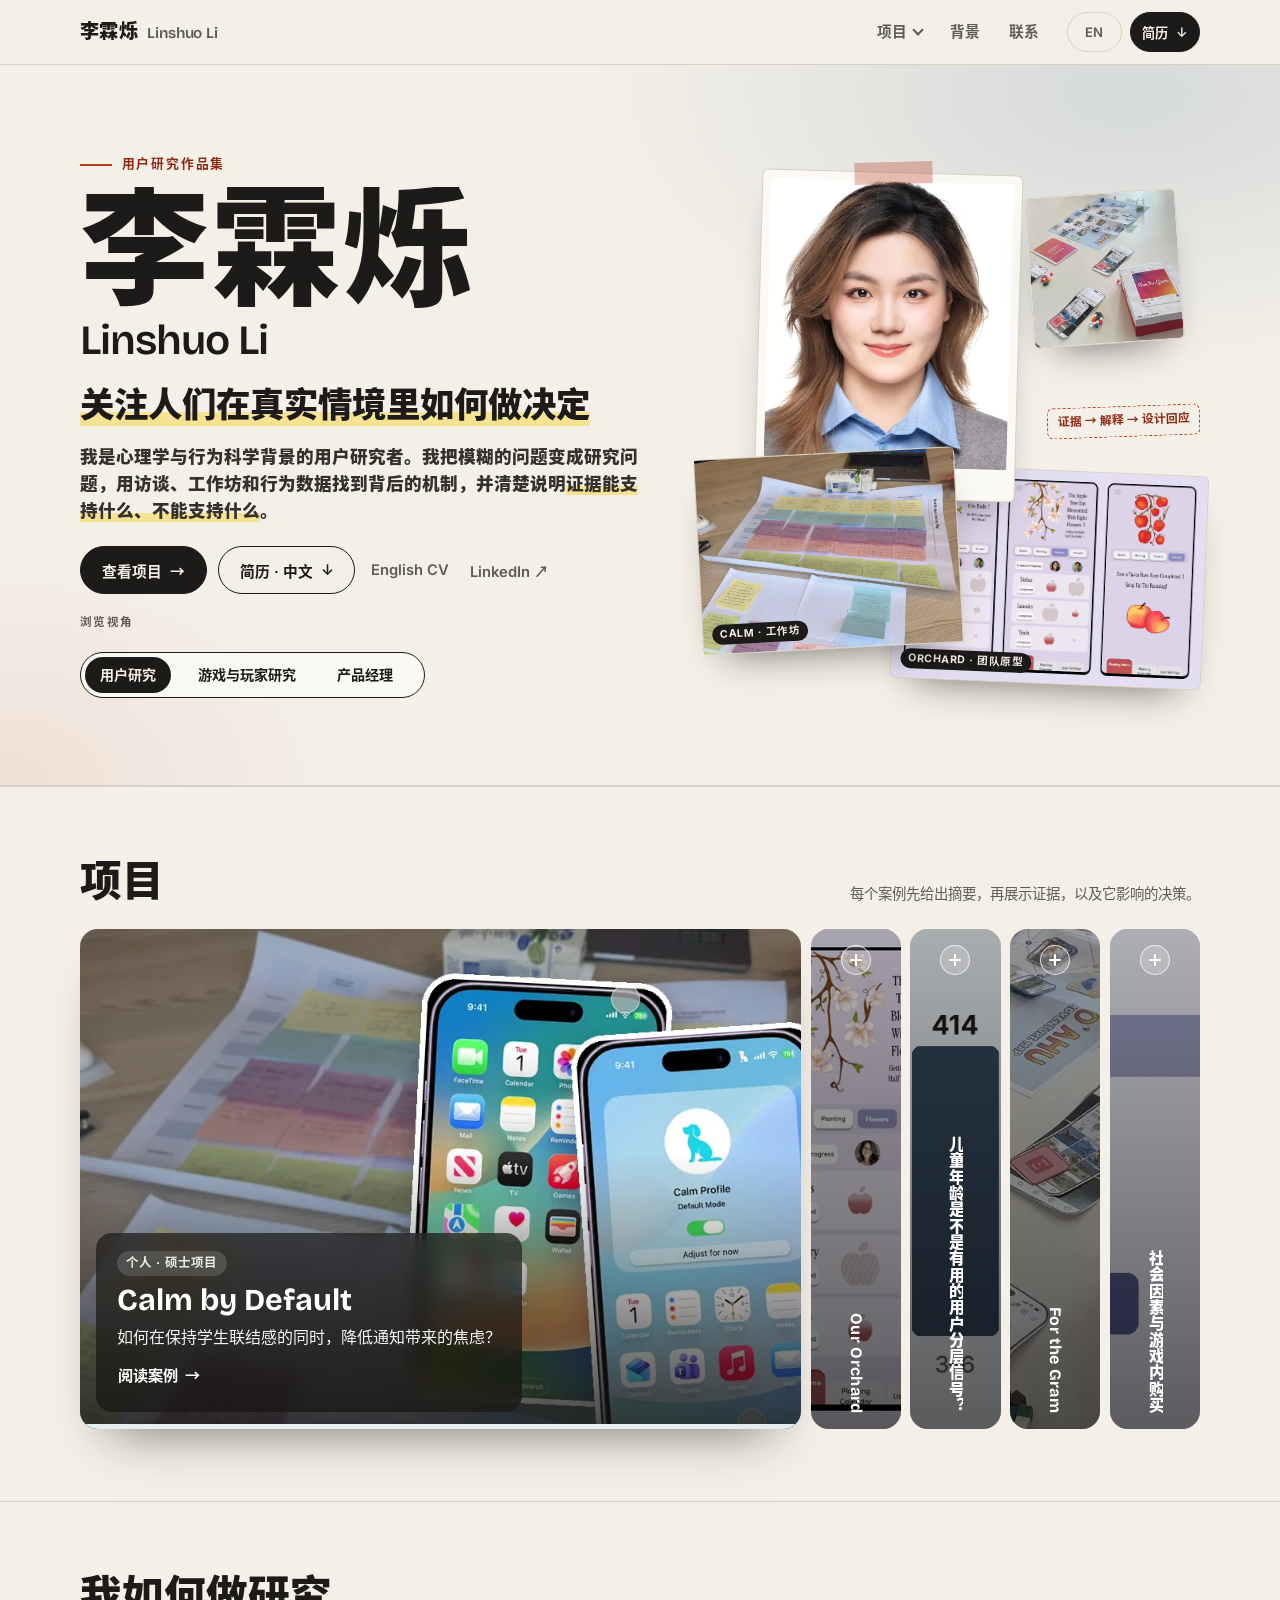
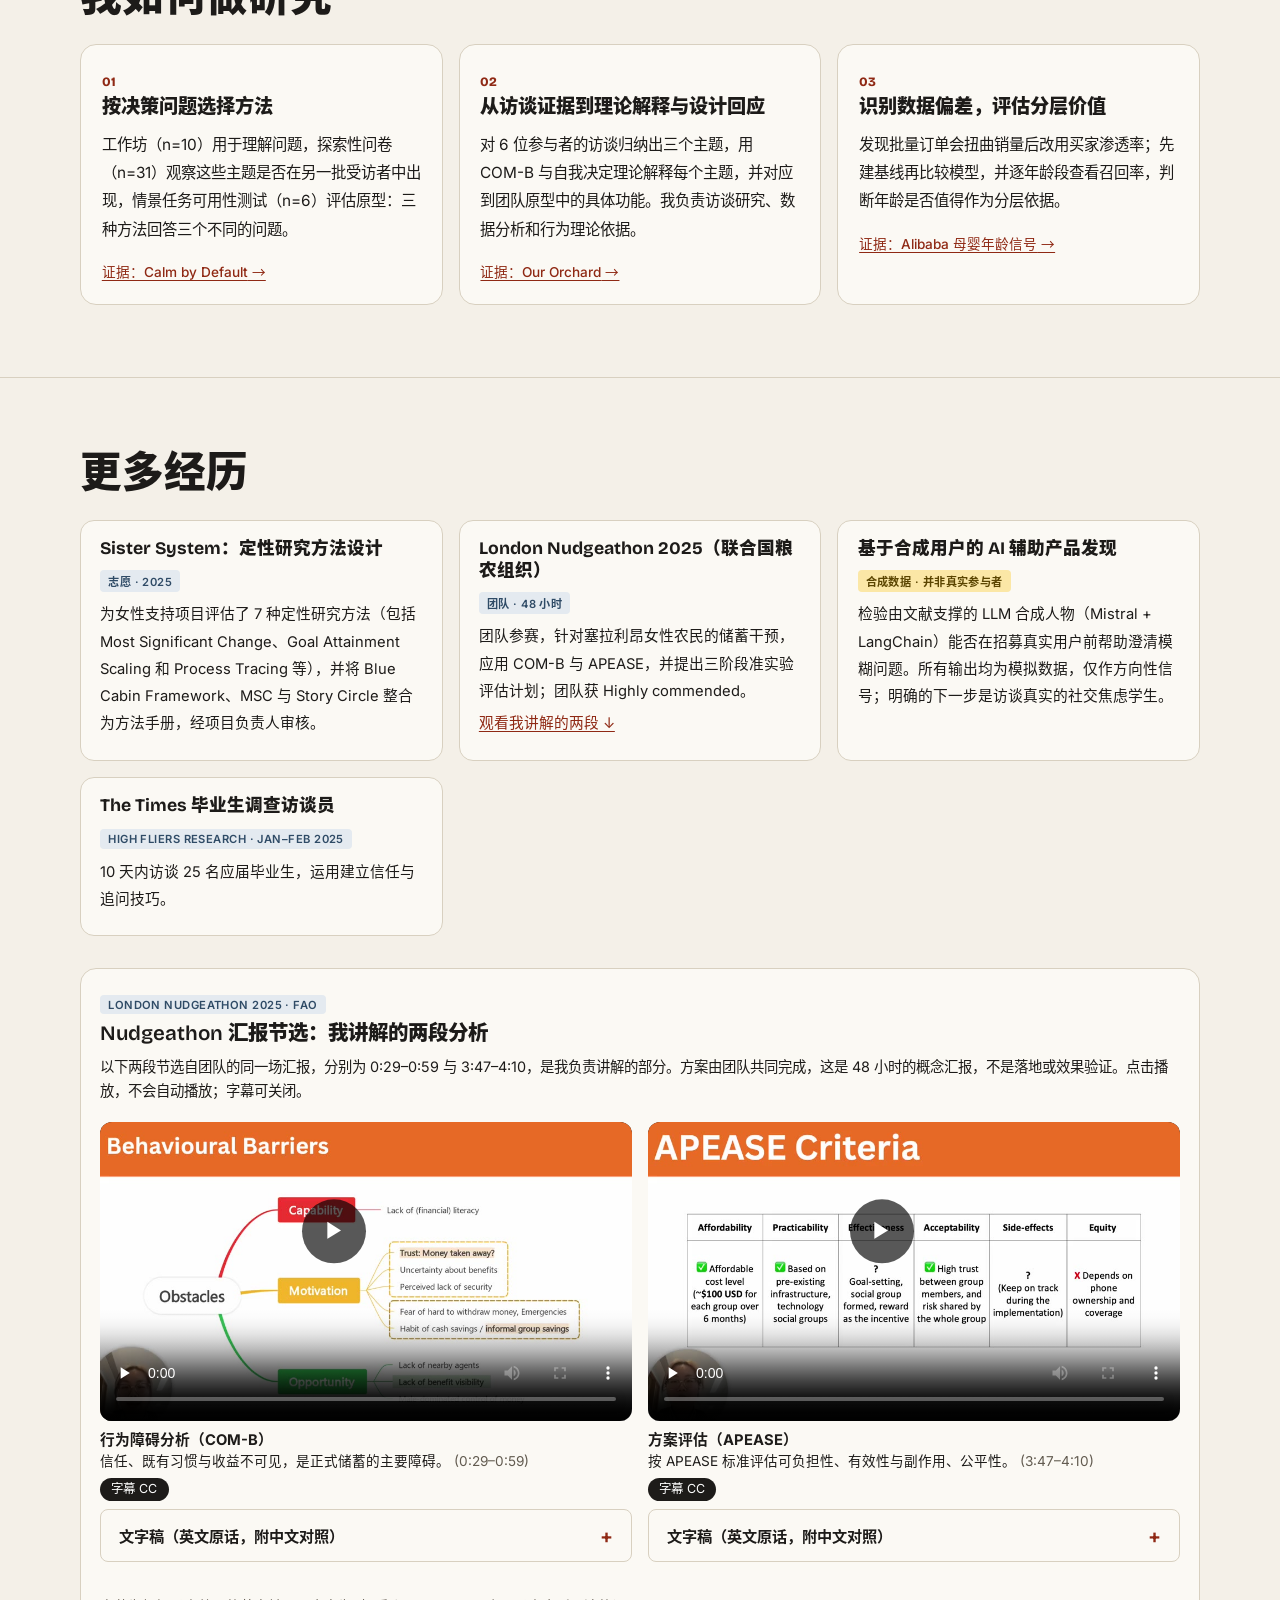
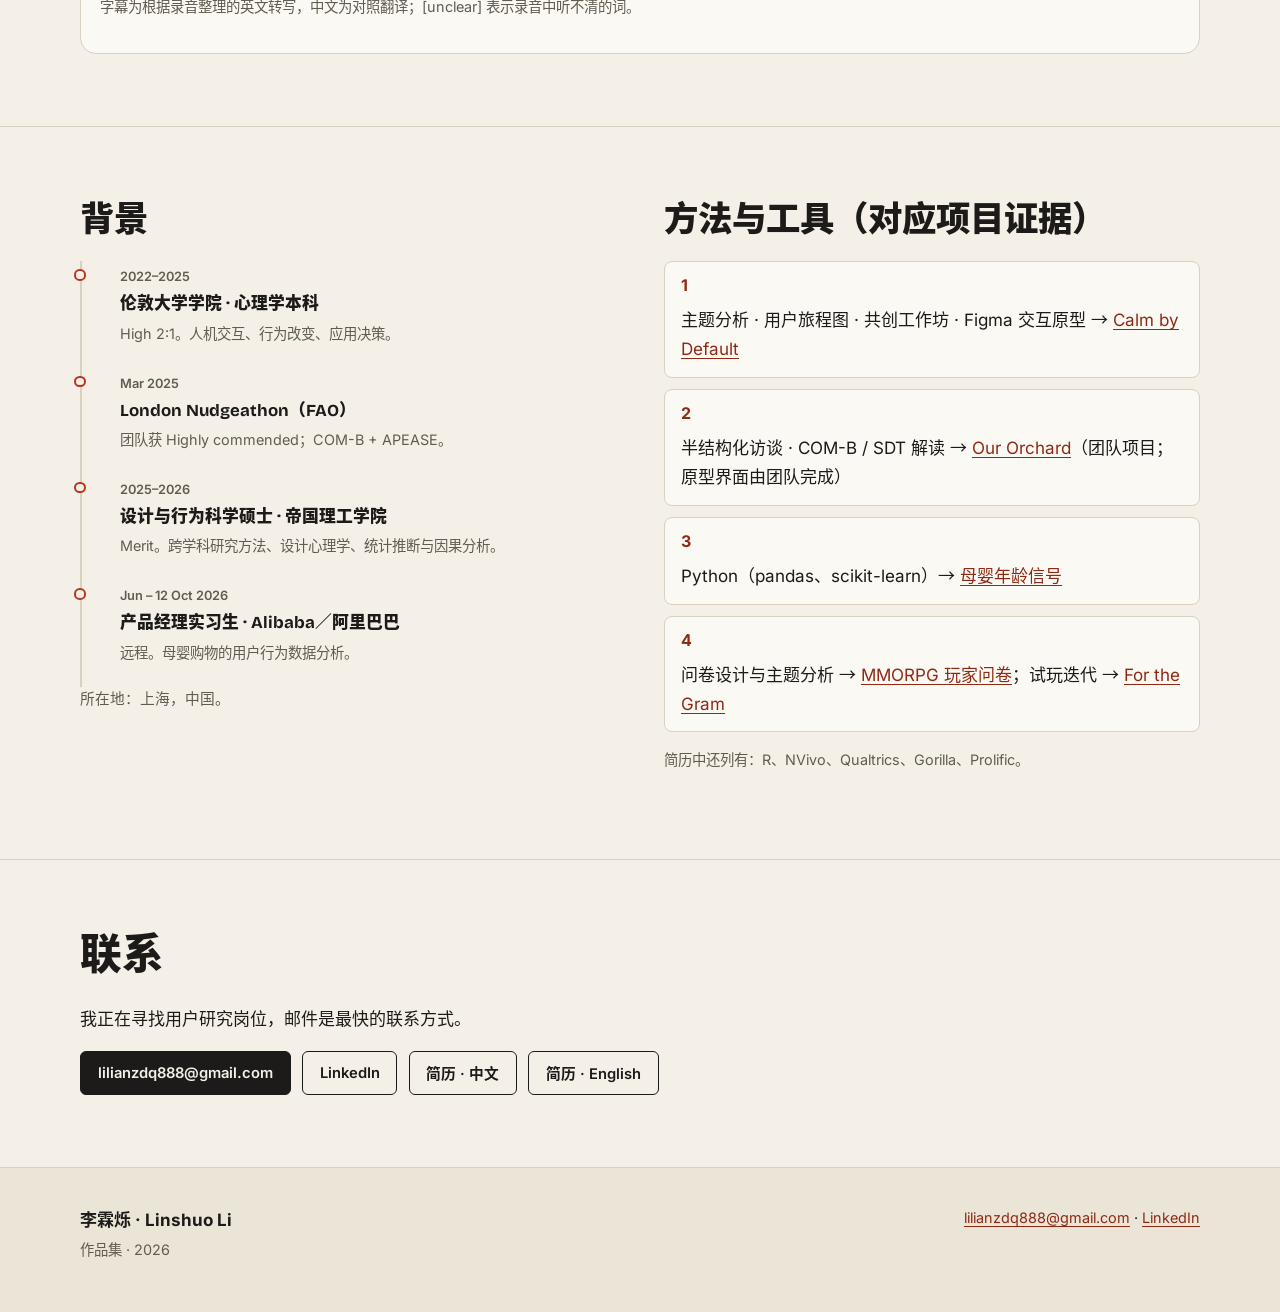
<file: index.html>
<!DOCTYPE html>

<html data-desc-en="Portfolio of Linshuo Li: psychology and behavioural-science background, mixed-methods projects." data-desc-en-games="Linshuo Li’s games and player-research portfolio: the For the Gram board game, a survey of MMORPG players’ purchase motives, and Calm by Default." data-desc-en-pm="Linshuo Li’s product portfolio: from user evidence to product judgement, with the Alibaba internship analysis and Calm by Default." data-desc-zh="李霖烁的用户研究作品集：心理学与行为科学背景，混合方法项目。" data-desc-zh-games="李霖烁的游戏与玩家研究作品集：For the Gram 桌游、MMORPG 玩家购买动机问卷，以及 Calm by Default。" data-desc-zh-pm="李霖烁的产品作品集：从用户证据到产品判断，包含阿里巴巴实习的母婴数据分析与 Calm by Default。" data-mode="final" data-root="" data-title-en="Linshuo Li 李霖烁 — User Research Portfolio" data-title-en-games="Linshuo Li 李霖烁 — Games &amp; Player Research Portfolio" data-title-en-pm="Linshuo Li 李霖烁 — Product Portfolio" data-title-zh="李霖烁 Linshuo Li — 用户研究作品集" data-title-zh-games="李霖烁 Linshuo Li — 游戏与玩家研究作品集" data-title-zh-pm="李霖烁 Linshuo Li — 产品作品集" lang="zh-CN">
<head>
<meta charset="utf-8"/>
<meta content="width=device-width,initial-scale=1" name="viewport"/>
<title>李霖烁 Linshuo Li — 用户研究作品集</title>
<meta content="李霖烁的用户研究作品集：心理学与行为科学背景，混合方法项目。" name="description"/>
<script>(function(d){try{var u=new URLSearchParams(location.search),l=u.get("lang");if(l!=="en"&&l!=="zh"){l=null;try{l=localStorage.getItem("lang")}catch(e){}}d.lang=l==="en"?"en":"zh-CN";var t=u.get("track");t=t==="uxr"?"all":t;d.setAttribute("data-track",t==="games"||t==="pm"?t:"all");d.classList.add("js");if(u.get("mode")==="final")d.setAttribute("data-mode","final")}catch(e){}})(document.documentElement)</script>
<link href="assets/css/main.css" rel="stylesheet"/>
<link href="assets/css/v2.css" rel="stylesheet"/>
<link href="assets/css/fonts.css" rel="stylesheet"/>
<link href="assets/css/v4.css" rel="stylesheet"/>
<link href="assets/css/v5.css" rel="stylesheet"/>
</head>
<body data-home="" data-type="b">
<a class="skip" data-no-i18n="" href="#main"><span lang="zh-CN">跳到正文</span><span lang="en">Skip to content</span></a>

<header class="top v4" data-no-i18n=""><div class="wrap hdr">
<a class="brand" href="index.html"><span class="bz" lang="zh-CN">李霖烁</span><span class="be">Linshuo Li</span></a>
<nav aria-label="主导航" class="nav" data-en-aria-label="Main" data-i18n="aria-label" data-zh-aria-label="主导航">
<a class="navlink nojs" href="index.html#work"><span lang="zh-CN">项目</span><span lang="en">Projects</span></a>
<button aria-controls="projMenu" aria-expanded="false" class="navbtn" data-menu-btn="" data-menu-hover="" type="button"><span lang="zh-CN">项目</span><span lang="en">Projects</span><i aria-hidden="true" class="chev"></i></button>
<a class="navlink" href="index.html#about"><span lang="zh-CN">背景</span><span lang="en">Background</span></a>
<a class="navlink" href="index.html#contact"><span lang="zh-CN">联系</span><span lang="en">Contact</span></a>
</nav>
<div class="hdr-r">
<button aria-label="Switch to English" class="btn sm ghost" id="langBtn" type="button"><span aria-hidden="true" lang="zh-CN">EN</span></button>
<a class="btn sm solid cvbtn" data-cv="current" download="" href="docs/cv-uxr-zh.pdf"><span lang="zh-CN">简历</span><span lang="en">CV</span><span aria-hidden="true"> ↓</span></a>
<button aria-controls="projMenu" aria-expanded="false" class="btn sm menu-btn" data-menu-btn="" type="button"><span lang="zh-CN">菜单</span><span lang="en">Menu</span></button>
</div>
</div>
<div aria-label="项目" class="pmenu" data-en-aria-label="Projects" data-i18n="aria-label" data-zh-aria-label="项目" hidden="" id="projMenu" role="region"></div></header>
<main id="main">
<section class="hero4" id="top"><div class="wrap h4grid">
<div class="h4copy">
<p class="eyebrow" data-in="" style="--i:0"><span class="t-all"><span lang="zh-CN">用户研究作品集</span><span lang="en">User research portfolio</span></span><span class="t-games"><span lang="zh-CN">用户研究作品集 · 游戏与玩家研究</span><span lang="en">User research portfolio · games &amp; player research</span></span><span class="t-pm"><span lang="zh-CN">产品作品集 · 从用户证据到产品判断</span><span lang="en">Product portfolio · from user evidence to product judgement</span></span></p>
<h1 class="name" translate="no"><span class="ln" style="--i:0"><span class="n-zh">李霖烁</span></span><span class="ln" style="--i:1"><span class="n-en">Linshuo Li</span></span></h1>
<p class="phrase" data-in="" style="--i:2"><span class="t-all"><span lang="zh-CN"><span class="hl">关注人们在真实情境里如何做决定</span></span><span lang="en"><span class="hl">Curious about how people decide in real situations</span></span></span><span class="t-games"><span lang="zh-CN"><span class="hl">把玩家的选择与动机，变成可以检验的设计问题</span></span><span lang="en"><span class="hl">Turning players’ choices and motives into design questions that can be tested</span></span></span><span class="t-pm"><span lang="zh-CN"><span class="hl">把用户证据变成有取舍、可验证的产品判断</span></span><span lang="en"><span class="hl">Turning user evidence into product judgements with clear trade-offs</span></span></span></p>
<p class="positioning t-all" data-in="" style="--i:3"><span lang="zh-CN">我是心理学与行为科学背景的用户研究者。我把模糊的问题变成研究问题，用访谈、工作坊和行为数据找到背后的机制，并清楚说明<mark>证据能支持什么、不能支持什么</mark>。</span><span lang="en">I’m a user researcher with a psychology and behavioural-science background. I turn ambiguous problems into research questions, use interviews, workshops and behavioural data to find the mechanism behind them, and say clearly <mark>what the evidence does — and does not — support</mark>.</span></p>
<p class="positioning t-games" data-in="" style="--i:3"><span lang="zh-CN">我在游戏方向的实践来自学业项目：For the Gram（团队桌游，多轮试玩如何改变设计）和一项关于 MMORPG 玩家购买动机的问卷研究。我也研究通知、协作和推荐中的行为问题。</span><span lang="en">My games-related practice comes from coursework and a degree project: For the Gram, a team board game where playtest feedback changed the design, and a survey study of MMORPG players’ purchase motivations. I also study behavioural questions in notifications, collaboration and recommendation.</span></p>
<p class="positioning t-pm" data-in="" style="--i:3"><span lang="zh-CN">我有心理学与行为科学背景，在阿里巴巴实习期间做母婴购物的用户行为数据分析。我习惯先界定用户与业务问题，再比较方案、说明取舍，并分清<mark>研究结论、设计建议、团队采纳和上线效果</mark>。</span><span lang="en">I have a psychology and behavioural-science background and, during an Alibaba internship, analysed shopper behaviour in maternal and infant products. I define the user and business problem first, compare options, explain trade-offs, and keep <mark>research findings, design suggestions, team adoption and launch results</mark> apart.</span></p>
<div class="cta-row" data-in="" style="--i:4">
<a class="btn solid" href="#work"><span lang="zh-CN">查看项目</span><span lang="en">View projects</span> <span aria-hidden="true" class="arr">→</span></a>
<a class="btn dl" data-cv="current" download="" href="docs/cv-uxr-zh.pdf"><span lang="zh-CN">简历 · 中文</span><span lang="en">CV · English</span> <span aria-hidden="true" class="arr">↓</span></a>
<a class="txtlink" data-cv="other" download="" href="docs/cv-uxr-en.pdf"><span lang="zh-CN">English CV</span><span lang="en">中文简历</span></a>
<a class="txtlink" href="https://www.linkedin.com/in/lilian-li-856014299/" rel="noopener" target="_blank">LinkedIn ↗</a>
</div>
<div data-in="" style="--i:5"><span class="tracks-l" id="trk-l"><span lang="zh-CN">浏览视角</span><span lang="en">Viewing as</span></span>
<div aria-labelledby="trk-l" class="tracks" role="group"><span aria-hidden="true" class="trk-ind"></span>
<a aria-pressed="true" class="trk" data-track-btn="all" href="index.html"><span lang="zh-CN">用户研究</span><span lang="en">User research</span></a><a aria-pressed="false" class="trk" data-track-btn="games" href="index.html?track=games"><span lang="zh-CN">游戏与玩家研究</span><span lang="en">Games &amp; player research</span></a><a aria-pressed="false" class="trk" data-track-btn="pm" href="index.html?track=pm"><span lang="zh-CN">产品经理</span><span lang="en">Product management</span></a></div></div>
</div>
<div aria-label="精选研究材料" class="collage4" data-en-aria-label="Selected research materials" data-i18n="aria-label" data-zh-aria-label="精选研究材料">
<figure class="c-portrait" style="--i:0"><img alt="李霖烁的肖像" data-en-alt="Portrait of Linshuo Li" data-i18n="alt" data-zh-alt="李霖烁的肖像" fetchpriority="high" height="975" src="assets/img/profile/portrait.jpg" width="780"/></figure>
<figure class="c-work" style="--i:1"><a aria-label="Calm by Default 案例" data-en-aria-label="Calm by Default case study" data-i18n="aria-label" data-zh-aria-label="Calm by Default 案例" href="projects/calm-by-default.html"><img alt="通知旅程图与概念卡片便签的共创工作坊桌面" data-en-alt="Co-design workshop table with a notification journey map and sticky notes" data-i18n="alt" data-zh-alt="通知旅程图与概念卡片便签的共创工作坊桌面" height="2134" src="assets/img/calm/workshop-2.webp" width="1600"/><figcaption><span lang="zh-CN">CALM · 工作坊</span><span lang="en">CALM · WORKSHOP</span></figcaption></a></figure>
<figure class="c-orch" style="--i:2"><a aria-label="Our Orchard 案例" data-en-aria-label="Our Orchard case study" data-i18n="aria-label" data-zh-aria-label="Our Orchard 案例" href="projects/our-orchard.html"><img alt="Our Orchard 原型的四张界面" data-en-alt="Four screens of the Our Orchard prototype" data-i18n="alt" data-zh-alt="Our Orchard 原型的四张界面" height="962" src="assets/img/orchard/cover.webp" width="1414"/><figcaption><span lang="zh-CN">ORCHARD · 团队原型</span><span lang="en">ORCHARD · TEAM PROTOTYPE</span></figcaption></a></figure>
<figure class="c-gram" style="--i:3"><a aria-label="For the Gram 案例" data-en-aria-label="For the Gram case study" data-i18n="aria-label" data-zh-aria-label="For the Gram 案例" href="projects/for-the-gram.html"><img alt="For the Gram 桌游：奥胡岛地图（右上角放着玻璃瓶）、作为 Instagram 主页的手机和游戏盒" data-en-alt="The For the Gram board game: O‘ahu map with a glass jar, phones as Instagram profiles and the game box" data-i18n="alt" data-zh-alt="For the Gram 桌游：奥胡岛地图（右上角放着玻璃瓶）、作为 Instagram 主页的手机和游戏盒" height="1120" src="assets/img/gram/jar-overview.webp" width="1152"/></a></figure>
<p class="note" data-in="" style="--i:6"><span lang="zh-CN">证据 → 解释 → 设计回应</span><span lang="en">evidence → interpretation → design response</span></p>
</div>
</div></section><section class="block" id="work"><div class="wrap">
<div class="sec-head"><h2><span lang="zh-CN">项目</span><span lang="en">Selected work</span></h2><p class="muted small read" style="margin:0"><span class="t-all"><span lang="zh-CN">每个案例先给出摘要，再展示证据，以及它影响的决策。</span><span lang="en">Each case starts with a quick summary, then shows the evidence and the decision it informed.</span></span><span class="t-games"><span lang="zh-CN">从游戏相关的项目开始；其余项目展示我如何研究行为问题。</span><span lang="en">Starting with the game-related projects; the others show how I study behaviour.</span></span><span class="t-pm"><span lang="zh-CN">从产品问题、取舍与范围开始；每个案例都区分研究结论、设计建议、团队采纳与上线效果。</span><span lang="en">Starting with the product problem, trade-offs and scope; each case separates research finding, design suggestion, team adoption and launch result.</span></span></p></div>
<div aria-label="项目" class="stage" data-en-aria-label="Projects" data-i18n="aria-label" data-zh-aria-label="项目" role="group">
<div class="sp" data-id="calm">
<span class="sp-img"><img alt="通知旅程图与概念卡片便签的共创工作坊桌面" data-en-alt="Co-design workshop table with a notification journey map and sticky notes" data-i18n="alt" data-zh-alt="通知旅程图与概念卡片便签的共创工作坊桌面" decoding="async" height="640" loading="eager" src="assets/img/menu/calm.webp" width="960"/></span>
<span aria-hidden="true" class="sp-v"><span lang="zh-CN">Calm by Default</span><span lang="en">Calm by Default</span></span>
<button aria-controls="sp-calm" aria-expanded="false" aria-label="展开预览：Calm by Default" class="sp-open" data-en-aria-label="Preview: Calm by Default" data-i18n="aria-label" data-zh-aria-label="展开预览：Calm by Default" type="button"><span aria-hidden="true" class="sp-plus"></span></button>
<div class="sp-body" id="sp-calm"><span class="sp-badge"><span lang="zh-CN">个人 · 硕士项目</span><span lang="en">Individual · MSc</span></span><span class="sp-name"><span lang="zh-CN">Calm by Default</span><span lang="en">Calm by Default</span></span><span class="sp-q"><span lang="zh-CN">如何在保持学生联结感的同时，降低通知带来的焦虑？</span><span lang="en">How can notifications stop feeling like pressure without cutting students off?</span></span><a class="sp-go" href="projects/calm-by-default.html"><span lang="zh-CN">阅读案例</span><span lang="en">Read the case study</span> <i aria-hidden="true">→</i></a></div>
<span aria-hidden="true" class="sp-bar"></span></div>
<div class="sp" data-id="orchard">
<span class="sp-img"><img alt="Our Orchard 原型的四张界面" data-en-alt="Four screens of the Our Orchard prototype" data-i18n="alt" data-zh-alt="Our Orchard 原型的四张界面" decoding="async" height="640" loading="eager" src="assets/img/menu/orchard.webp" width="960"/></span>
<span aria-hidden="true" class="sp-v"><span lang="zh-CN">Our Orchard</span><span lang="en">Our Orchard</span></span>
<button aria-controls="sp-orchard" aria-expanded="false" aria-label="展开预览：Our Orchard" class="sp-open" data-en-aria-label="Preview: Our Orchard" data-i18n="aria-label" data-zh-aria-label="展开预览：Our Orchard" type="button"><span aria-hidden="true" class="sp-plus"></span></button>
<div class="sp-body" id="sp-orchard"><span class="sp-badge"><span lang="zh-CN">团队项目 · 团队原型</span><span lang="en">Team project · team prototype</span></span><span class="sp-name"><span lang="zh-CN">Our Orchard</span><span lang="en">Our Orchard</span></span><span class="sp-q"><span lang="zh-CN">如何让同居情侣之间看不见的家务“心智负担”变得可以谈论？</span><span lang="en">How can couples bring invisible household mental load into the open?</span></span><a class="sp-go" href="projects/our-orchard.html"><span lang="zh-CN">阅读案例</span><span lang="en">Read the case study</span> <i aria-hidden="true">→</i></a></div>
<span aria-hidden="true" class="sp-bar"></span></div>
<div class="sp" data-id="alibaba">
<span class="sp-img"><img alt="柱状图：带年龄标签的记录按孩子年龄段分布" data-en-alt="Bar chart: age-labelled records by child age band" data-i18n="alt" data-zh-alt="柱状图：带年龄标签的记录按孩子年龄段分布" decoding="async" height="640" loading="eager" src="assets/img/menu/alibaba.webp" width="960"/></span>
<span aria-hidden="true" class="sp-v"><span lang="zh-CN">儿童年龄是不是有用的用户分层信号？</span><span lang="en">Is a child’s age a useful segmentation signal?</span></span>
<button aria-controls="sp-alibaba" aria-expanded="false" aria-label="展开预览：儿童年龄是不是有用的用户分层信号？" class="sp-open" data-en-aria-label="Preview: Is a child’s age a useful segmentation signal?" data-i18n="aria-label" data-zh-aria-label="展开预览：儿童年龄是不是有用的用户分层信号？" type="button"><span aria-hidden="true" class="sp-plus"></span></button>
<div class="sp-body" id="sp-alibaba"><span class="sp-badge"><span lang="zh-CN">阿里巴巴实习</span><span lang="en">Alibaba internship</span></span><span class="sp-name"><span lang="zh-CN">儿童年龄是不是有用的用户分层信号？</span><span lang="en">Is a child’s age a useful segmentation signal?</span></span><span class="sp-q"><span lang="zh-CN">儿童年龄能否成为母婴购物者的分层信号？</span><span lang="en">Can a child’s age segment maternal and infant shoppers?</span></span><a class="sp-go" href="projects/alibaba-age-signal.html"><span lang="zh-CN">阅读案例</span><span lang="en">Read the case study</span> <i aria-hidden="true">→</i></a></div>
<span aria-hidden="true" class="sp-bar"></span></div>
<div class="sp" data-id="gram">
<span class="sp-img"><img alt="For the Gram 桌游：奥胡岛地图（右上角放着玻璃瓶）、作为 Instagram 主页的手机和游戏盒" data-en-alt="The For the Gram board game: O‘ahu map with a glass jar, phones as Instagram profiles and the game box" data-i18n="alt" data-zh-alt="For the Gram 桌游：奥胡岛地图（右上角放着玻璃瓶）、作为 Instagram 主页的手机和游戏盒" decoding="async" height="640" loading="lazy" src="assets/img/menu/gram.webp" width="960"/></span>
<span aria-hidden="true" class="sp-v"><span lang="zh-CN">For the Gram</span><span lang="en">For the Gram</span></span>
<button aria-controls="sp-gram" aria-expanded="false" aria-label="展开预览：For the Gram" class="sp-open" data-en-aria-label="Preview: For the Gram" data-i18n="aria-label" data-zh-aria-label="展开预览：For the Gram" type="button"><span aria-hidden="true" class="sp-plus"></span></button>
<div class="sp-body" id="sp-gram"><span class="sp-badge"><span lang="zh-CN">团队项目 · 变革性游戏</span><span lang="en">Team project · Transformational Play</span></span><span class="sp-name"><span lang="zh-CN">For the Gram</span><span lang="en">For the Gram</span></span><span class="sp-q"><span lang="zh-CN">游戏怎样让追逐热点的旅行者感受到“走马观花”式旅游的隐性代价？</span><span lang="en">How can a game make trend-chasing travellers feel the hidden cost of mindless tourism?</span></span><a class="sp-go" href="projects/for-the-gram.html"><span lang="zh-CN">阅读案例</span><span lang="en">Read the case study</span> <i aria-hidden="true">→</i></a></div>
<span aria-hidden="true" class="sp-bar"></span></div>
<div class="sp" data-id="ucl">
<span class="sp-img"><img alt="条形图：34 人启动问卷、19 人纳入分析" data-en-alt="Bars: 34 started, 19 analysed" data-i18n="alt" data-zh-alt="条形图：34 人启动问卷、19 人纳入分析" decoding="async" height="640" loading="lazy" src="assets/img/menu/ucl.webp" width="960"/></span>
<span aria-hidden="true" class="sp-v"><span lang="zh-CN">社会因素与游戏内购买</span><span lang="en">Social factors and in-game purchases</span></span>
<button aria-controls="sp-ucl" aria-expanded="false" aria-label="展开预览：社会因素与游戏内购买" class="sp-open" data-en-aria-label="Preview: Social factors and in-game purchases" data-i18n="aria-label" data-zh-aria-label="展开预览：社会因素与游戏内购买" type="button"><span aria-hidden="true" class="sp-plus"></span></button>
<div class="sp-body" id="sp-ucl"><span class="sp-badge"><span lang="zh-CN">补充研究 · UCL</span><span lang="en">Supplementary · UCL</span></span><span class="sp-name"><span lang="zh-CN">社会因素与游戏内购买</span><span lang="en">Social factors and in-game purchases</span></span><span class="sp-q"><span lang="zh-CN">MMORPG 玩家给出哪些购买的社会性原因？这与社交焦虑有关吗？</span><span lang="en">What social reasons do MMORPG players give for buying in-game items, and do they relate to social anxiety?</span></span><a class="sp-go" href="projects/ucl-mmorpg-survey.html"><span lang="zh-CN">阅读短案例</span><span lang="en">Read the short study</span> <i aria-hidden="true">→</i></a></div>
<span aria-hidden="true" class="sp-bar"></span></div>
</div>
</div></section><section class="block t-all t-games" id="how"><div class="wrap">
<div class="sec-head"><h2><span lang="zh-CN">我如何做研究</span><span lang="en">How I work</span></h2></div>
<div class="abilities"><article class="ability"><span class="no">01</span><h3><span lang="zh-CN">按决策问题选择方法</span><span lang="en">Choosing methods that fit the decision</span></h3><p><span lang="zh-CN">工作坊（n=10）用于理解问题，探索性问卷（n=31）观察这些主题是否在另一批受访者中出现，情景任务可用性测试（n=6）评估原型：三种方法回答三个不同的问题。</span><span lang="en">Workshops (n=10) to understand the problem, an exploratory survey (n=31) to see whether the themes appeared in another group, and a scenario-based usability test (n=6) to evaluate the prototype: three methods, three different questions.</span></p><a class="ev" href="projects/calm-by-default.html"><span lang="zh-CN">证据：Calm by Default</span><span lang="en">Evidence: Calm by Default</span> →</a></article>
<article class="ability"><span class="no">02</span><h3><span lang="zh-CN">从访谈证据到理论解释与设计回应</span><span lang="en">From interviews to theory-informed design responses</span></h3><p><span lang="zh-CN">对 6 位参与者的访谈归纳出三个主题，用 COM-B 与自我决定理论解释每个主题，并对应到团队原型中的具体功能。我负责访谈研究、数据分析和行为理论依据。</span><span lang="en">Interviews with six participants synthesised into three themes, each explained with COM-B and Self-Determination Theory and traced to a feature in the team’s prototype. My part was the interview research, data analysis and behavioural theory.</span></p><a class="ev" href="projects/our-orchard.html"><span lang="zh-CN">证据：Our Orchard</span><span lang="en">Evidence: Our Orchard</span> →</a></article>
<article class="ability"><span class="no">03</span><h3><span lang="zh-CN">识别数据偏差，评估分层价值</span><span lang="en">Spotting data bias, testing whether segmentation adds value</span></h3><p><span lang="zh-CN">发现批量订单会扭曲销量后改用买家渗透率；先建基线再比较模型，并逐年龄段查看召回率，判断年龄是否值得作为分层依据。</span><span lang="en">Switched to buyer penetration after bulk orders distorted sales, benchmarked models against a dummy baseline, and checked recall by age band to judge whether age is worth segmenting on.</span></p><a class="ev" href="projects/alibaba-age-signal.html"><span lang="zh-CN">证据：Alibaba 母婴年龄信号</span><span lang="en">Evidence: Alibaba age signal</span> →</a></article>
</div></div></section><section class="block t-pm" id="pm"><div class="wrap">
<div class="sec-head"><h2><span lang="zh-CN">产品判断是怎么做出来的</span><span lang="en">How the product judgements were made</span></h2></div>
<p class="pm-legend"><span lang="zh-CN">每个案例按同一顺序呈现：问题 → 我的判断 → 交付物 → 对决策的影响，并把<b>研究结论</b>、<b>设计建议</b>、<b>团队采纳</b>和<b>上线效果</b>分开标注。</span><span lang="en">Each case follows one order: problem → my judgement → deliverables → effect on the decision, with <b>research finding</b>, <b>design suggestion</b>, <b>team adoption</b> and <b>launch result</b> labelled separately.</span></p>
<div class="pm-lens">
<article class="pm-case"><p class="kicker"><span lang="zh-CN">Alibaba／阿里巴巴实习 · 母婴购物</span><span lang="en">Alibaba／阿里巴巴 internship · maternal &amp; infant shopping</span></p><h3><span lang="zh-CN">儿童年龄是不是有用的用户分层信号？</span><span lang="en">Is a child’s age a useful segmentation signal?</span></h3><dl><dt><span lang="zh-CN">用户与业务问题</span><span lang="en">User and business problem</span></dt><dd><span lang="zh-CN">母婴购物者的需求会随孩子年龄变化，但能不能按孩子的年龄来分层推荐，值不值得为此投入？</span><span lang="en">Maternal and infant shoppers’ needs change with a child’s age, but can recommendations be segmented by it, and is that worth building for?</span></dd><dt><span lang="zh-CN">我的判断</span><span lang="en">My judgement</span></dt><dd><span lang="zh-CN">年龄只能当粗粒度的辅助信号：只有 3.2% 的记录带年龄标签，购买行为也无法可靠反推孩子的年龄。</span><span lang="en">Age works only as a coarse auxiliary signal: just 3.2% of records carry an age label, and purchase behaviour does not reliably reveal a child’s age.</span></dd><dt><span lang="zh-CN">方案与取舍</span><span lang="en">Options and trade-offs</span></dt><dd><span lang="zh-CN">按销量还是买家渗透率排序（批量订单扭曲了销量，所以选了渗透率）；分类模型对比基线；按年龄的 Top-K 对比全局热门。</span><span lang="en">Rank by sales or by buyer penetration (bulk orders distorted sales, so penetration); classifiers against a baseline; age-based Top-K against global popularity.</span></dd><dt><span lang="zh-CN">优先级依据</span><span lang="en">Priority basis</span></dt><dd><span lang="zh-CN">按预期效果与实施难度排序：先做短期、低投入的年龄筛选与按年龄分组的评价；需要先做用户研究的安全与适龄信息放到中期。Top-20 只高 5.3 个百分点且不稳定，所以任何线上测试都排在这些步骤之后。</span><span lang="en">Ordered by expected effect and effort: short-term, low-effort age filters and age-grouped reviews first; safety and age-suitability information, which needs user research first, in the medium term. Top-20 is only 5.3 points ahead and not stable, so any online test comes after those steps.</span></dd><dt><span lang="zh-CN">范围与交付物</span><span lang="en">Scope and deliverables</span></dt><dd><span lang="zh-CN">离线分析：数据清洗、年龄分类实验、Top-K 评估（单次划分，假设真实年龄已知），以及分析与可视化、模型对比、给团队的页面设计建议表。</span><span lang="en">Offline analysis: data cleaning, an age-classification experiment and a Top-K evaluation (one split, true age assumed known), delivered as analysis and visualisations, a model comparison and a table of page-design suggestions for the team.</span></dd><dt><span lang="zh-CN">对决策的影响</span><span lang="en">Effect on the decision</span></dt><dd><span lang="zh-CN">建议把年龄当作粗粒度的辅助信号，先做低投入的年龄筛选与按年龄分组的评价，线上测试放在其后；团队是否采纳尚未确认。</span><span lang="en">Recommended using age as a coarse auxiliary signal, starting with low-effort age filters and age-grouped reviews, with any online test after them. Whether the team adopted this is not confirmed.</span></dd><dt><span lang="zh-CN">下一步验证</span><span lang="en">Next validation</span></dt><dd><span lang="zh-CN">访谈家长，了解他们在不同阶段看重什么、信任哪些年龄与安全信息；在真实页面上做年龄筛选和分组评价的可用性测试；之后才考虑 A/B 测试。</span><span lang="en">Interview parents about what they weigh at each stage and which age and safety information they trust; usability-test age filters and age-grouped reviews on real pages; only then consider an A/B test.</span></dd></dl>
<ul aria-label="证据层级" class="pm-ladder" data-en-aria-label="Evidence levels" data-i18n="aria-label" data-zh-aria-label="证据层级"><li class="y"><span lang="zh-CN">研究结论：有</span><span lang="en">Research finding: yes</span></li><li class="y"><span lang="zh-CN">设计建议：有</span><span lang="en">Design suggestion: yes</span></li><li class="n"><span lang="zh-CN">团队采纳：未确认</span><span lang="en">Team adoption: not confirmed</span></li><li class="n"><span lang="zh-CN">上线效果：无</span><span lang="en">Launch result: none</span></li></ul>
<a class="more-link" href="projects/alibaba-age-signal.html"><span lang="zh-CN">阅读案例</span><span lang="en">Read the case study</span> →</a></article>
<article class="pm-case"><p class="kicker"><span lang="zh-CN">Calm by Default · 个人硕士项目</span><span lang="en">Calm by Default · individual MSc project</span></p><h3><span lang="zh-CN">在不让学生“失联”的前提下降低通知焦虑</span><span lang="en">Reducing notification anxiety without cutting students off</span></h3><dl><dt><span lang="zh-CN">用户与业务问题</span><span lang="en">User and business problem</span></dt><dd><span lang="zh-CN">学生既要保持可联系，又被通知打断、查看后停不下来；产品怎样减轻压力而不让人“失联”？</span><span lang="en">Students need to stay reachable but are pulled in by notifications and keep using the phone after checking; how can a product reduce that pressure without cutting people off?</span></dd><dt><span lang="zh-CN">我的判断</span><span lang="en">My judgement</span></dt><dd><span lang="zh-CN">问题不在“屏蔽更多”，而在“保持可达，但不必频繁查看”。</span><span lang="en">The problem is not “block more” but “stay reachable without having to keep checking”.</span></dd><dt><span lang="zh-CN">方案与取舍</span><span lang="en">Options and trade-offs</span></dt><dd><span lang="zh-CN">对比了静音、灰度、定时批量、按边界管理等已有做法，各有代价；选择系统级的低操作模式，因为通知来自许多应用。</span><span lang="en">I compared muting, greyscale, batching and boundary-based managers, each with a cost; I chose a system-level, low-effort mode because notifications come from many apps.</span></dd><dt><span lang="zh-CN">优先级依据</span><span lang="en">Priority basis</span></dt><dd><span lang="zh-CN">以工作坊、问卷与可用性测试的证据排序：先保证重要消息可达，再减少查看的冲动。</span><span lang="en">Ordered by evidence from workshops, a survey and a usability test: keep important messages reachable first, then reduce the urge to check.</span></dd><dt><span lang="zh-CN">范围与交付物</span><span lang="en">Scope and deliverables</span></dt><dd><span lang="zh-CN">个人项目：研究、三项设计原则、可交互的 Figma 原型 Calm Profile V2，以及基于 6 人可用性测试的三项设计改进。</span><span lang="en">Individual project: the research, three design principles, an interactive Figma prototype (Calm Profile V2) and three design refinements informed by a six-person usability test.</span></dd><dt><span lang="zh-CN">对决策的影响</span><span lang="en">Effect on the decision</span></dt><dd><span lang="zh-CN">把目标从“屏蔽更多”改成“保持可达”，并据此确定系统级低操作模式，而不是又一个通知管理应用。</span><span lang="en">Reframed the goal from “block more” to “stay reachable” and, on that basis, chose a system-level low-effort mode rather than another notification-management app.</span></dd><dt><span lang="zh-CN">下一步验证</span><span lang="en">Next validation</span></dt><dd><span lang="zh-CN">在真实使用中做现场研究；临时例外（Temporary Bypass）只是未来可考虑的方向。</span><span lang="en">Field research in real use; a temporary bypass is only a future consideration.</span></dd></dl>
<ul aria-label="证据层级" class="pm-ladder" data-en-aria-label="Evidence levels" data-i18n="aria-label" data-zh-aria-label="证据层级"><li class="y"><span lang="zh-CN">研究结论：有</span><span lang="en">Research finding: yes</span></li><li class="y"><span lang="zh-CN">设计建议：有（原型）</span><span lang="en">Design suggestion: yes (prototype)</span></li><li class="n"><span lang="zh-CN">团队采纳：不适用</span><span lang="en">Team adoption: n/a</span></li><li class="n"><span lang="zh-CN">上线效果：无</span><span lang="en">Launch result: none</span></li></ul>
<a class="more-link" href="projects/calm-by-default.html"><span lang="zh-CN">阅读案例</span><span lang="en">Read the case study</span> →</a></article>
</div>
</div></section><section class="block" id="more"><div class="wrap"><div class="sec-head"><h2><span lang="zh-CN">更多经历</span><span lang="en">More work</span></h2></div><div class="cards">
<article class="mini"><h3><span lang="zh-CN">Sister System：定性研究方法设计</span><span lang="en">Sister System: qualitative method design</span></h3><span class="tag"><span lang="zh-CN">志愿 · 2025</span><span lang="en">Volunteer · 2025</span></span><p><span lang="zh-CN">为女性支持项目评估了 7 种定性研究方法（包括 Most Significant Change、Goal Attainment Scaling 和 Process Tracing 等），并将 Blue Cabin Framework、MSC 与 Story Circle 整合为方法手册，经项目负责人审核。</span><span lang="en">Reviewed seven qualitative approaches for evaluating a women’s support programme (including Most Significant Change, Goal Attainment Scaling and Process Tracing) and combined the Blue Cabin Framework, MSC and Story Circle into a method handbook, reviewed by the project lead.</span></p></article>
<article class="mini"><h3><span lang="zh-CN">London Nudgeathon 2025（联合国粮农组织）</span><span lang="en">London Nudgeathon 2025 (FAO)</span></h3><span class="tag"><span lang="zh-CN">团队 · 48 小时</span><span lang="en">Team · 48 hours</span></span><p><span lang="zh-CN">团队参赛，针对塞拉利昂女性农民的储蓄干预，应用 COM-B 与 APEASE，并提出三阶段准实验评估计划；团队获 Highly commended。</span><span lang="en">Team entry on a savings intervention for women farmers in Sierra Leone, applying COM-B and APEASE and proposing a three-stage quasi-experimental evaluation plan. The team was Highly commended.</span></p><p class="small"><a href="#nudgeathon-video"><span lang="zh-CN">观看我讲解的两段 ↓</span><span lang="en">Watch the two segments I presented ↓</span></a></p></article>
<article class="mini"><h3><span lang="zh-CN">基于合成用户的 AI 辅助产品发现</span><span lang="en">AI-assisted discovery with synthetic users</span></h3><span class="tag synth"><span lang="zh-CN">合成数据 · 并非真实参与者</span><span lang="en">Synthetic data · not real participants</span></span><p><span lang="zh-CN">检验由文献支撑的 LLM 合成人物（Mistral + LangChain）能否在招募真实用户前帮助澄清模糊问题。所有输出均为模拟数据，仅作方向性信号；明确的下一步是访谈真实的社交焦虑学生。</span><span lang="en">Tested whether LLM-generated, literature-grounded personas (Mistral + LangChain) could sharpen an ambiguous question before recruiting real users. Outputs are simulated and treated as directional signals only; interviewing real students with social anxiety is the stated next step.</span></p></article>
<article class="mini"><h3><span lang="zh-CN">The Times 毕业生调查访谈员</span><span lang="en">Interviewer, The Times graduate survey</span></h3><span class="tag">High Fliers Research · Jan–Feb 2025</span><p><span lang="zh-CN">10 天内访谈 25 名应届毕业生，运用建立信任与追问技巧。</span><span lang="en">Interviewed 25 final-year students in 10 days, using rapport-building and probing techniques.</span></p></article>
</div>
<div class="nfeat" id="nudgeathon-video"><span class="tag">London Nudgeathon 2025 · FAO</span><h3><span lang="zh-CN">Nudgeathon 汇报节选：我讲解的两段分析</span><span lang="en">Nudgeathon presentation: two segments where I explain the analysis</span></h3><p class="small"><span lang="zh-CN">以下两段节选自团队的同一场汇报，分别为 0:29–0:59 与 3:47–4:10，是我负责讲解的部分。方案由团队共同完成，这是 48 小时的概念汇报，不是落地或效果验证。点击播放，不会自动播放；字幕可关闭。</span><span lang="en">Two excerpts from the same team presentation (0:29–0:59 and 3:47–4:10), the parts I presented. The proposal was developed by the team, and this was a 48-hour concept pitch, not an implemented or validated intervention. Click to play; nothing autoplays; captions can be switched off.</span></p>
<div class="nvids">
<figure class="nvid"><video aria-label="行为障碍分析（COM-B）" controls="" data-cap="barriers-com-b" data-en-aria-label="Behavioural barriers (COM-B)" data-i18n="aria-label" data-zh-aria-label="行为障碍分析（COM-B）" playsinline="" poster="assets/video/nudgeathon/barriers-com-b.jpg" preload="none"><source src="assets/video/nudgeathon/barriers-com-b.mp4" type='video/mp4; codecs="avc1.64001f, mp4a.40.2"'/><source src="assets/video/nudgeathon/barriers-com-b.webm" type='video/webm; codecs="vp9, opus"'/></video><div aria-hidden="true" class="capline" hidden=""></div><figcaption><b><span lang="zh-CN">行为障碍分析（COM-B）</span><span lang="en">Behavioural barriers (COM-B)</span></b><span><span lang="zh-CN">信任、既有习惯与收益不可见，是正式储蓄的主要障碍。</span><span lang="en">Trust, habit and low visibility of benefits as barriers to formal savings.</span></span> <span class="muted">(0:29–0:59)</span><br/><button aria-pressed="true" class="cc" type="button"><span lang="zh-CN">字幕 CC</span><span lang="en">Captions CC</span></button><details data-ac="" open=""><summary><span lang="zh-CN">文字稿（英文原话，附中文对照）</span><span lang="en">Transcript (English, with Chinese translation)</span></summary><p lang="en">We did a COM-B analysis to identify the key barriers to our target behaviour, and we highlighted several important things.</p><p lang="en">First, the trust issue.</p><p lang="en">People might have the concern: will my money in the [unclear] be taken away?</p><p lang="en">And also, they are so used to informal group savings based on trust.</p><p lang="en">Additionally, lack of benefit visibility is reinforced by the fact that</p><p lang="en">peers in their community also do not use formal savings.</p><p lang="en">This could make the advantage less apparent or believable.</p><p class="tr-note"><span lang="zh-CN">中文对照翻译：</span><span lang="en">Chinese translation:</span></p><div lang="zh-CN"><p>我们做了 COM-B 分析，找出目标行为的主要障碍，并发现了几个重要问题。</p><p>首先是信任问题。</p><p>人们可能会担心：我放进 [unclear] 里的钱会不会被拿走？</p><p>而且，他们已经习惯了基于信任的非正式互助储蓄。</p><p>此外，由于所在社区里的同伴也不使用正规储蓄，</p><p>收益不可见的问题被进一步强化。</p><p>这会让正规储蓄的好处显得不那么明显、也不那么可信。</p></div></details></figcaption></figure>
<figure class="nvid"><video aria-label="方案评估（APEASE）" controls="" data-cap="apease-assessment" data-en-aria-label="Intervention assessment (APEASE)" data-i18n="aria-label" data-zh-aria-label="方案评估（APEASE）" playsinline="" poster="assets/video/nudgeathon/apease-assessment.jpg" preload="none"><source src="assets/video/nudgeathon/apease-assessment.mp4" type='video/mp4; codecs="avc1.64001f, mp4a.40.2"'/><source src="assets/video/nudgeathon/apease-assessment.webm" type='video/webm; codecs="vp9, opus"'/></video><div aria-hidden="true" class="capline" hidden=""></div><figcaption><b><span lang="zh-CN">方案评估（APEASE）</span><span lang="en">Intervention assessment (APEASE)</span></b><span><span lang="zh-CN">按 APEASE 标准评估可负担性、有效性与副作用、公平性。</span><span lang="en">Affordability, effectiveness and side effects, and equity against the APEASE criteria.</span></span> <span class="muted">(3:47–4:10)</span><br/><button aria-pressed="true" class="cc" type="button"><span lang="zh-CN">字幕 CC</span><span lang="en">Captions CC</span></button><details data-ac="" open=""><summary><span lang="zh-CN">文字稿（英文原话，附中文对照）</span><span lang="en">Transcript (English, with Chinese translation)</span></summary><p lang="en">We assessed our intervention based on the APEASE criteria. For affordability,</p><p lang="en">we [unclear] the estimated cost for each group over six months</p><p lang="en">will be around 100 US dollars, which is quite affordable.</p><p lang="en">However, for effectiveness and side effects,</p><p lang="en">they need to be carefully tracked during implementation.</p><p lang="en">Also, for equity, it is limited by phone ownership and coverage.</p><p class="tr-note"><span lang="zh-CN">中文对照翻译：</span><span lang="en">Chinese translation:</span></p><div lang="zh-CN"><p>我们按 APEASE 标准评估这个干预方案。先看可负担性，</p><p>我们 [unclear] 每个小组六个月的成本估算</p><p>大约是 100 美元，相当可以负担。</p><p>不过，在有效性与副作用方面，</p><p>需要在实施过程中认真跟踪。</p><p>此外，在公平性方面，它受限于手机持有率与网络覆盖。</p></div></details></figcaption></figure>
</div><p class="small muted"><span lang="zh-CN">字幕为根据录音整理的英文转写，中文为对照翻译；[unclear] 表示录音中听不清的词。</span><span lang="en">Captions are an English transcript prepared from the recording; the Chinese is a translation alongside it. [unclear] marks a word that could not be made out.</span></p></div></div></section><section class="block" id="about"><div class="wrap two">
<div><h2><span lang="zh-CN">背景</span><span lang="en">Background</span></h2><ul class="timeline">
<li><time>2022–2025</time><b><span lang="zh-CN">伦敦大学学院 · 心理学本科</span><span lang="en">BSc Psychology, UCL</span></b><span class="muted small"><span lang="zh-CN">High 2:1。人机交互、行为改变、应用决策。</span><span lang="en">High 2:1. Human-computer interaction, behaviour change, applied decision-making.</span></span></li>
<li><time>Mar 2025</time><b><span lang="zh-CN">London Nudgeathon（FAO）</span><span lang="en">London Nudgeathon (FAO)</span></b><span class="muted small"><span lang="zh-CN">团队获 Highly commended；COM-B + APEASE。</span><span lang="en">Team Highly commended; COM-B + APEASE.</span></span></li>
<li><time>2025–2026</time><b><span lang="zh-CN">设计与行为科学硕士 · 帝国理工学院</span><span lang="en">MSc Design with Behaviour Science, Imperial College London</span></b><span class="muted small"><span lang="zh-CN">Merit。跨学科研究方法、设计心理学、统计推断与因果分析。</span><span lang="en">Merit. Research methods, design psychology, inferential statistics and causal reasoning.</span></span></li>
<li><time>Jun – 12 Oct 2026</time><b><span lang="zh-CN">产品经理实习生 · Alibaba／阿里巴巴</span><span lang="en">Product Manager Intern, Alibaba／阿里巴巴</span></b><span class="muted small"><span lang="zh-CN">远程。母婴购物的用户行为数据分析。</span><span lang="en">Remote. Behavioural-data analysis for maternal and infant shopping.</span></span></li>
</ul><p class="muted small bg-edu"><span lang="zh-CN">所在地：上海，中国。</span><span lang="en">Based in Shanghai, China.</span></p></div>
<div><h2><span lang="zh-CN">方法与工具（对应项目证据）</span><span lang="en">Methods and tools, with evidence</span></h2><ul class="stage-list" style="counter-reset:none">
<li style="grid-template-columns:1fr"><span><span lang="zh-CN">主题分析 · 用户旅程图 · 共创工作坊 · Figma 交互原型 → <a href="projects/calm-by-default.html">Calm by Default</a></span><span lang="en">Thematic analysis · journey mapping · co-design workshops · interactive Figma prototype → <a href="projects/calm-by-default.html">Calm by Default</a></span></span></li>
<li style="grid-template-columns:1fr"><span><span lang="zh-CN">半结构化访谈 · COM-B / SDT 解读 → <a href="projects/our-orchard.html">Our Orchard</a>（团队项目；原型界面由团队完成）</span><span lang="en">Semi-structured interviews · COM-B / SDT interpretation → <a href="projects/our-orchard.html">Our Orchard</a> (team project; the prototype UI was built by the team)</span></span></li>
<li style="grid-template-columns:1fr"><span><span lang="zh-CN">Python（pandas、scikit-learn）→ <a href="projects/alibaba-age-signal.html">母婴年龄信号</a></span><span lang="en">Python (pandas, scikit-learn) → <a href="projects/alibaba-age-signal.html">age signal analysis</a></span></span></li>
<li style="grid-template-columns:1fr"><span><span lang="zh-CN">问卷设计与主题分析 → <a href="projects/ucl-mmorpg-survey.html">MMORPG 玩家问卷</a>；试玩迭代 → <a href="projects/for-the-gram.html">For the Gram</a></span><span lang="en">Survey design and thematic analysis → <a href="projects/ucl-mmorpg-survey.html">MMORPG player survey</a>; playtest iteration → <a href="projects/for-the-gram.html">For the Gram</a></span></span></li>
</ul><p class="muted small"><span lang="zh-CN">简历中还列有：R、NVivo、Qualtrics、Gorilla、Prolific。</span><span lang="en">Also listed on my CV: R, NVivo, Qualtrics, Gorilla, Prolific.</span></p></div></div></section><section class="block" id="contact"><div class="wrap">
<h2><span lang="zh-CN">联系</span><span lang="en">Contact</span></h2>
<p class="read"><span class="t-all"><span lang="zh-CN">我正在寻找用户研究岗位，邮件是最快的联系方式。</span><span lang="en">I’m looking for user research roles. The quickest way to reach me is email.</span></span><span class="t-games"><span lang="zh-CN">我正在寻找用户研究（包括游戏与玩家研究）岗位，邮件是最快的联系方式。</span><span lang="en">I’m looking for user research roles, including games and player research. The quickest way to reach me is email.</span></span><span class="t-pm"><span lang="zh-CN">我正在寻找产品相关岗位，邮件是最快的联系方式。</span><span lang="en">I’m looking for product roles. The quickest way to reach me is email.</span></span></p>
<div class="cta-row"><a class="btn solid" href="mailto:lilianzdq888@gmail.com">lilianzdq888@gmail.com</a>
<a class="btn" href="https://www.linkedin.com/in/lilian-li-856014299/" rel="noopener" target="_blank">LinkedIn</a>
<a class="btn" data-cv="zh" download="" href="docs/cv-uxr-zh.pdf"><span lang="zh-CN">简历 · 中文</span><span lang="en">CV · 中文</span></a><a class="btn" data-cv="en" download="" href="docs/cv-uxr-en.pdf"><span lang="zh-CN">简历 · English</span><span lang="en">CV · English</span></a></div></div></section>
</main>
<footer class="site" data-no-i18n=""><div class="wrap">
<div><b><span lang="zh-CN">李霖烁</span><span lang="en">Linshuo Li</span> · Linshuo Li</b><br/><span class="muted small"><span lang="zh-CN">作品集 · 2026</span><span lang="en">Portfolio · 2026</span></span></div>
<div class="small"><a href="mailto:lilianzdq888@gmail.com">lilianzdq888@gmail.com</a> · <a href="https://www.linkedin.com/in/lilian-li-856014299/" rel="noopener" target="_blank">LinkedIn</a></div>
</div></footer>
<script src="assets/js/data.js"></script>
<script src="assets/js/site-data.js"></script>
<script src="assets/js/i18n.js"></script>
<script src="assets/js/nav.js"></script>
<script src="assets/js/main.js"></script>
<script src="assets/js/v2.js"></script>
<script src="assets/js/case.js"></script>
<script src="assets/js/home.js"></script>
</body>
</html>
</file>
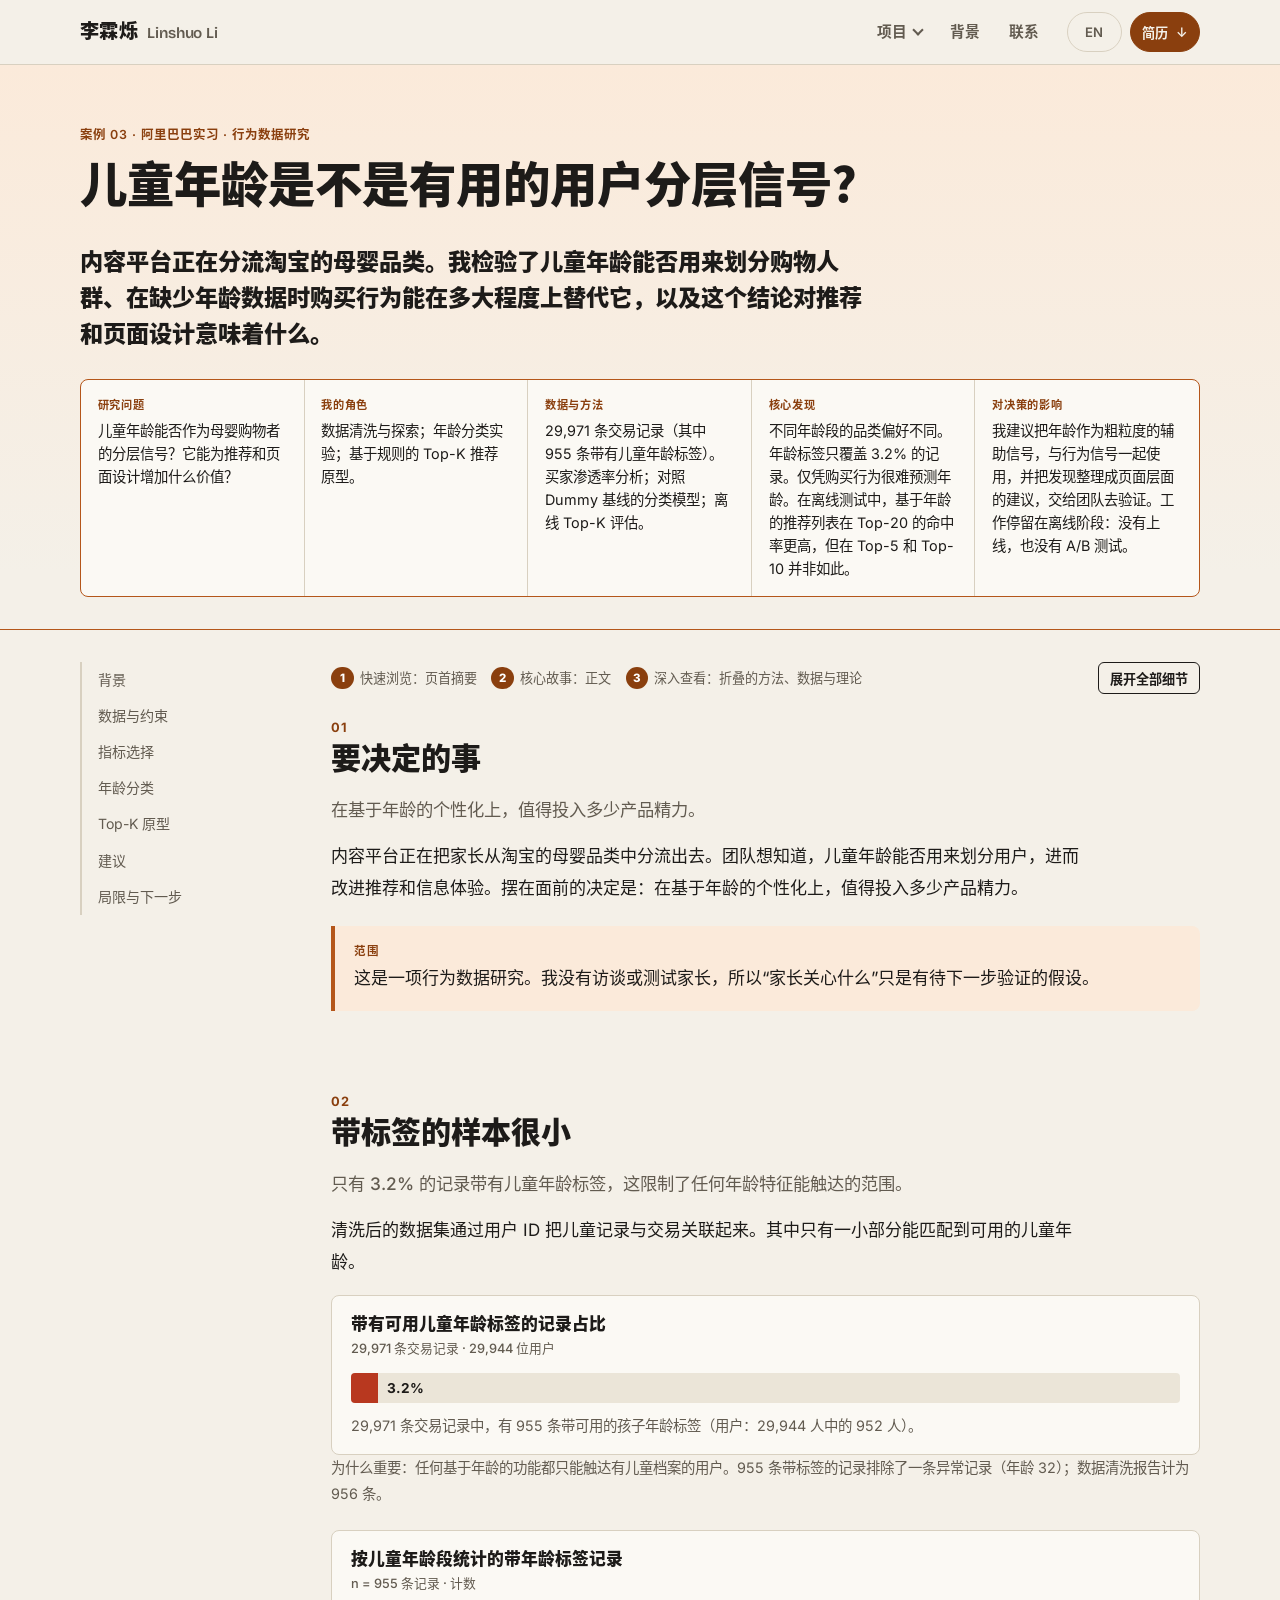
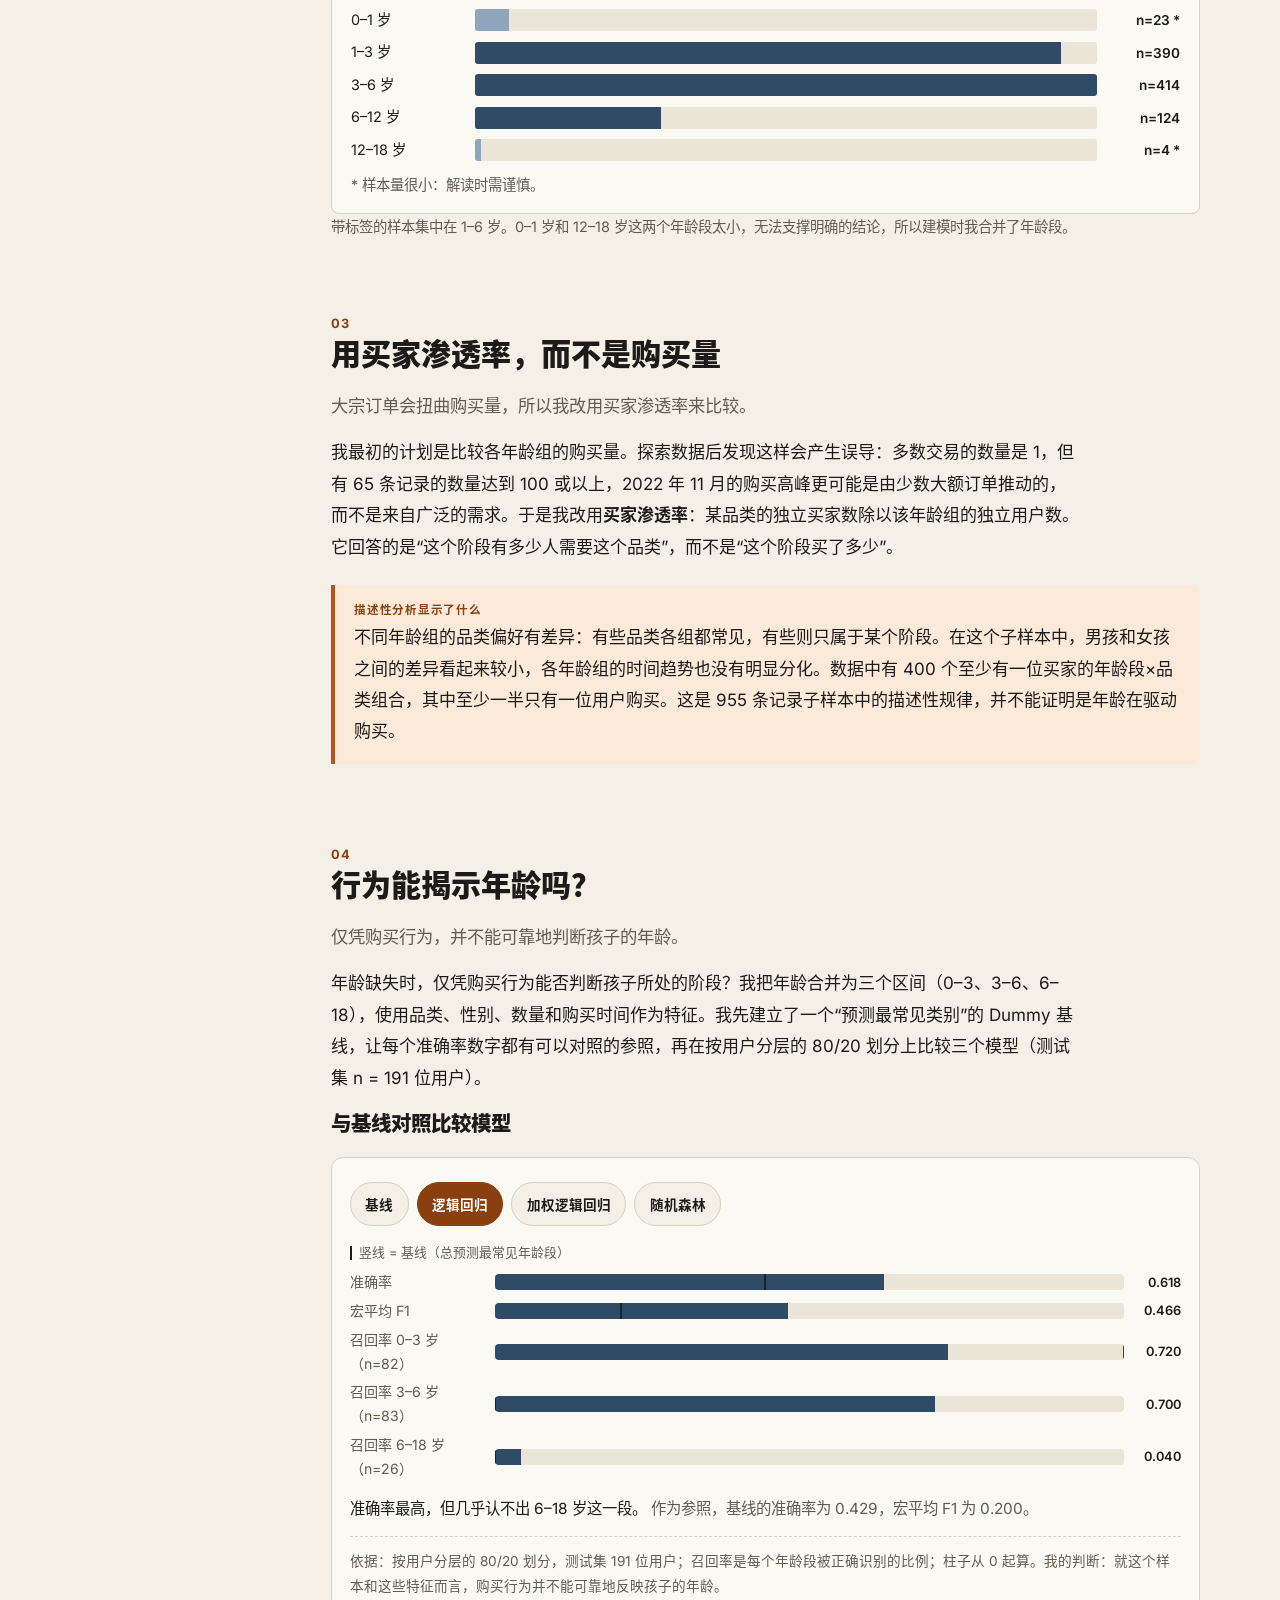
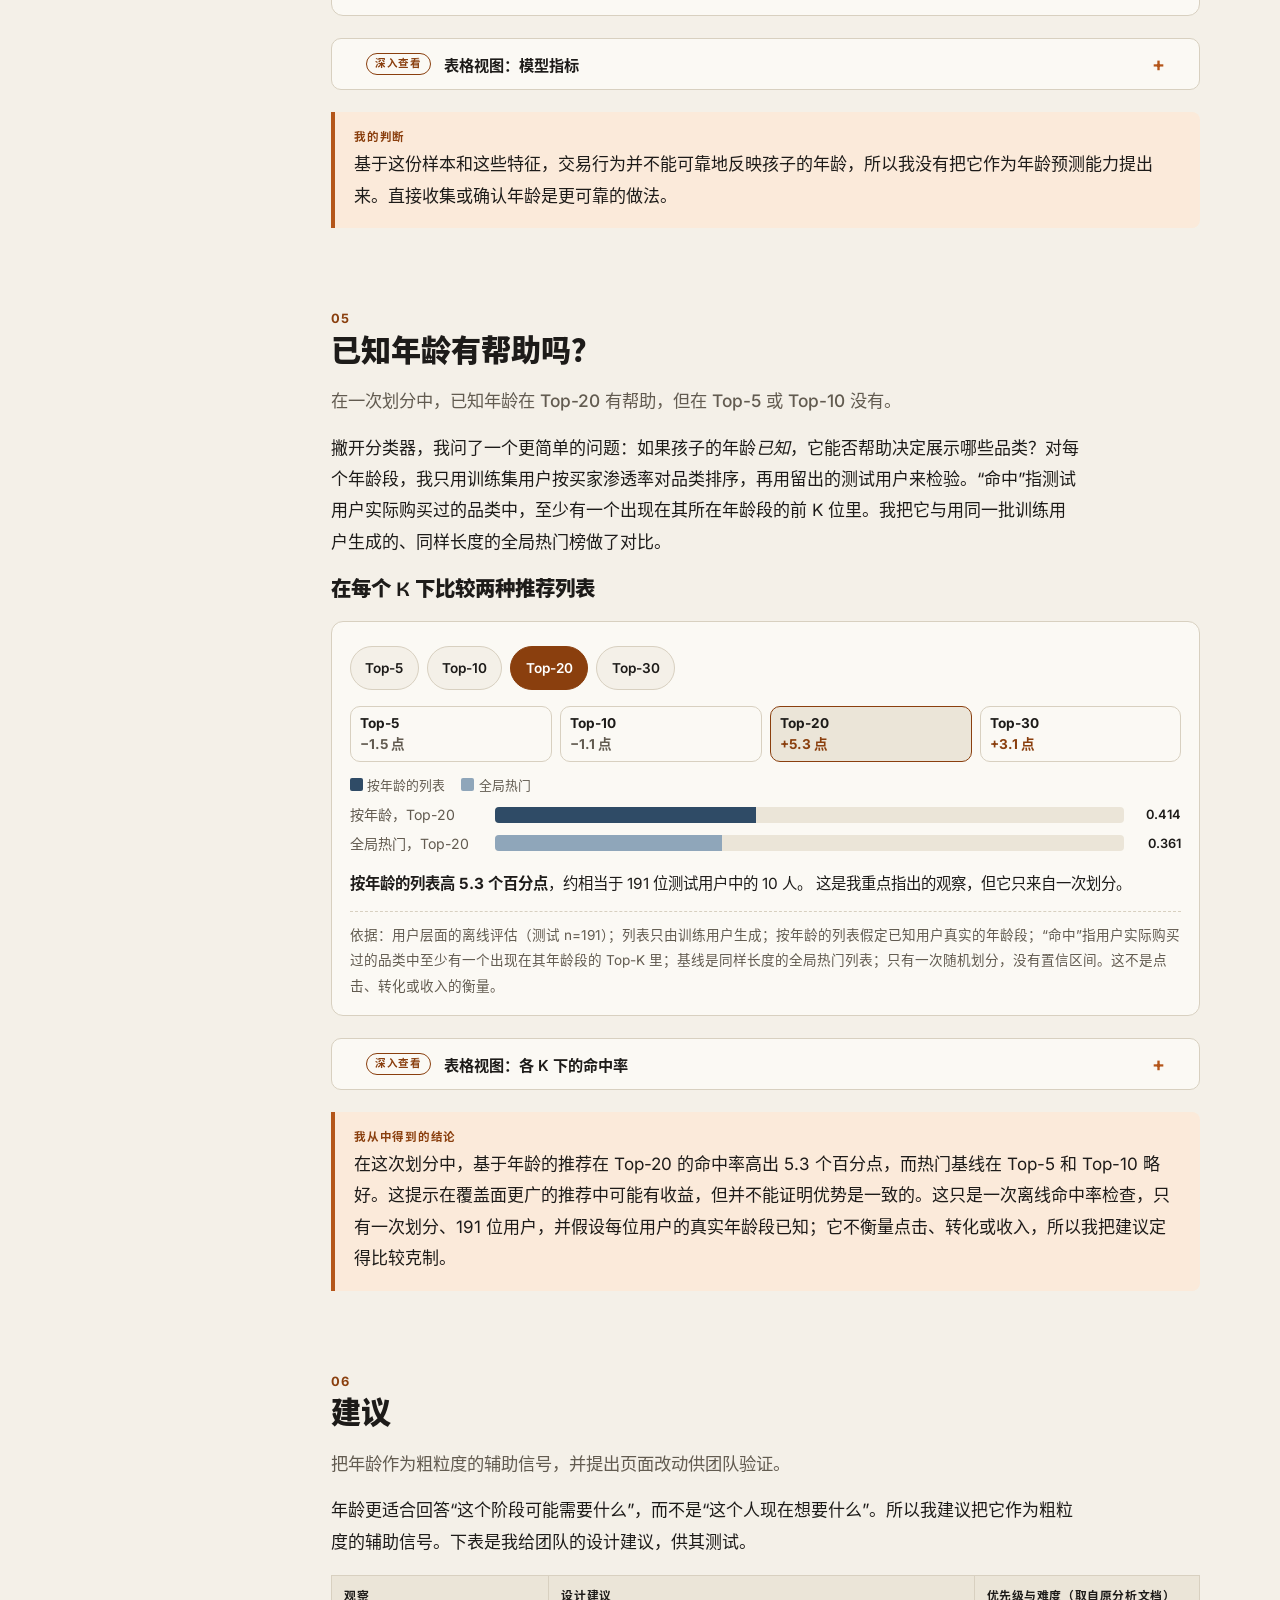
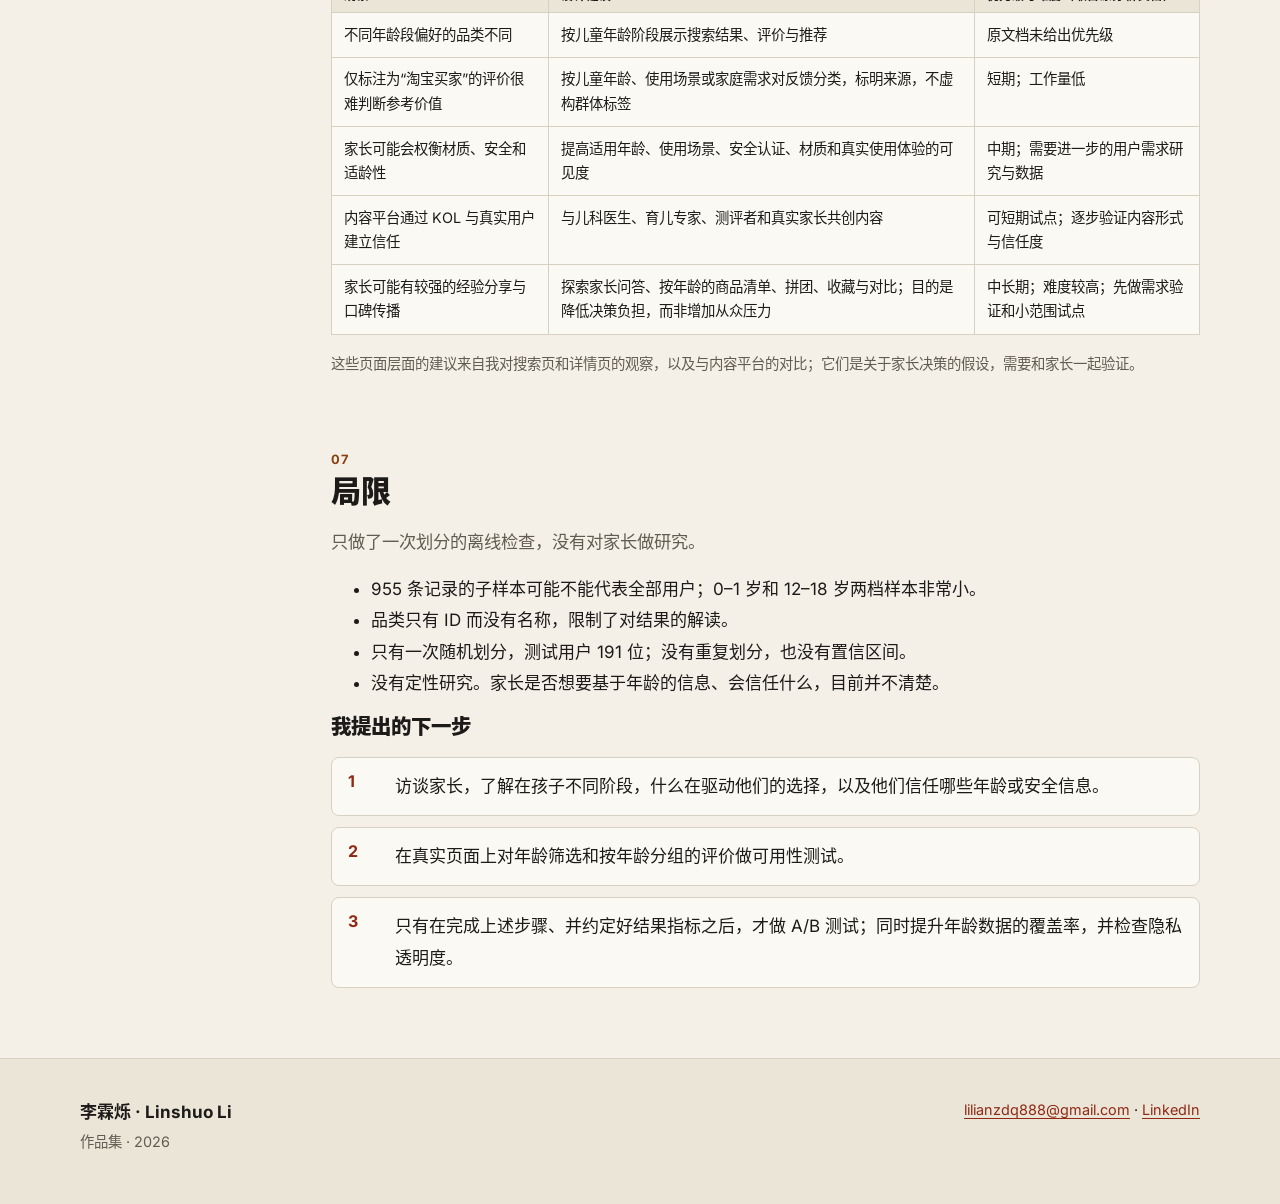
<file: projects/alibaba-age-signal.html>
<!DOCTYPE html>

<html data-desc-en="Case study: behavioural-data analysis from an Alibaba internship on a child-age segmentation signal." data-desc-zh="案例研究：阿里巴巴实习中的母婴行为数据分析：年龄分层信号。" data-mode="final" data-root="../" data-title-en="Is a child’s age a useful segmentation signal? — Linshuo Li" data-title-zh="儿童年龄是不是有用的用户分层信号？— 李霖烁" lang="zh-CN">
<head>
<meta charset="utf-8"/>
<meta content="width=device-width,initial-scale=1" name="viewport"/>
<meta charset="utf-8"/>
<meta content="width=device-width,initial-scale=1" name="viewport"/>
<title>儿童年龄是不是有用的用户分层信号？— 李霖烁</title>
<meta content="案例研究：阿里巴巴实习中的母婴行为数据分析：年龄分层信号。" name="description"/>
<script>(function(d){try{var u=new URLSearchParams(location.search),l=u.get("lang");if(l!=="en"&&l!=="zh"){l=null;try{l=localStorage.getItem("lang")}catch(e){}}d.lang=l==="en"?"en":"zh-CN";var t=u.get("track");t=t==="uxr"?"all":t;d.setAttribute("data-track",t==="games"||t==="pm"?t:"all");d.classList.add("js");if(u.get("mode")==="final")d.setAttribute("data-mode","final")}catch(e){}})(document.documentElement)</script>
<link href="../assets/css/main.css" rel="stylesheet"/>
<link href="../assets/css/v2.css" rel="stylesheet"/>
<link href="../assets/css/fonts.css" rel="stylesheet"/>
<link href="../assets/css/v4.css" rel="stylesheet"/>
<link href="../assets/css/v5.css" rel="stylesheet"/>
</head>
<body data-theme="alibaba">
<a class="skip" data-no-i18n="" href="#main"><span lang="zh-CN">跳到正文</span><span lang="en">Skip to content</span></a>

<header class="top v4" data-no-i18n=""><div class="wrap hdr">
<a class="brand" href="../index.html"><span class="bz" lang="zh-CN">李霖烁</span><span class="be">Linshuo Li</span></a>
<nav aria-label="主导航" class="nav" data-en-aria-label="Main" data-i18n="aria-label" data-zh-aria-label="主导航">
<a class="navlink nojs" href="../index.html#work"><span lang="zh-CN">项目</span><span lang="en">Projects</span></a>
<button aria-controls="projMenu" aria-expanded="false" class="navbtn" data-menu-btn="" data-menu-hover="" type="button"><span lang="zh-CN">项目</span><span lang="en">Projects</span><i aria-hidden="true" class="chev"></i></button>
<a class="navlink" href="../index.html#about"><span lang="zh-CN">背景</span><span lang="en">Background</span></a>
<a class="navlink" href="../index.html#contact"><span lang="zh-CN">联系</span><span lang="en">Contact</span></a>
</nav>
<div class="hdr-r">
<button aria-label="Switch to English" class="btn sm ghost" id="langBtn" type="button"><span aria-hidden="true" lang="zh-CN">EN</span></button>
<a class="btn sm solid cvbtn" data-cv="current" download="" href="../docs/cv-uxr-zh.pdf"><span lang="zh-CN">简历</span><span lang="en">CV</span><span aria-hidden="true"> ↓</span></a>
<button aria-controls="projMenu" aria-expanded="false" class="btn sm menu-btn" data-menu-btn="" type="button"><span lang="zh-CN">菜单</span><span lang="en">Menu</span></button>
</div>
</div>
<div aria-label="项目" class="pmenu" data-en-aria-label="Projects" data-i18n="aria-label" data-zh-aria-label="项目" hidden="" id="projMenu" role="region"></div></header>
<main id="main">
<div class="p-hero"><div class="wrap">
<p class="eyebrow"><span lang="zh-CN">案例 03 · 阿里巴巴实习 · 行为数据研究</span><span lang="en">Case study 03 · Alibaba internship · behavioural-data research</span></p>
<h1><span lang="zh-CN">儿童年龄是不是有用的用户分层信号？</span><span lang="en">Is a child’s age a useful segmentation signal?</span></h1>
<p class="positioning" style="margin-bottom:0"><span lang="zh-CN">内容平台正在分流淘宝的母婴品类。我检验了儿童年龄能否用来划分购物人群、在缺少年龄数据时购买行为能在多大程度上替代它，以及这个结论对推荐和页面设计意味着什么。</span><span lang="en">Taobao’s maternal and infant category faces competition from content platforms. I tested whether a child’s age can segment shoppers, how far purchase behaviour can stand in for missing age data, and what the answer means for recommendations and page design.</span></p>
<div class="summary">
<div><span lang="zh-CN"><b>研究问题</b>儿童年龄能否作为母婴购物者的分层信号？它能为推荐和页面设计增加什么价值？</span><span lang="en"><b>Research question</b>Can a child’s age serve as a segmentation signal for maternal and infant shoppers, and what does it add to recommendations and page design?</span></div>
<div><span lang="zh-CN"><b>我的角色</b>数据清洗与探索；年龄分类实验；基于规则的 Top-K 推荐原型。</span><span lang="en"><b>My role</b>Data cleaning and exploration; an age-classification experiment; a rule-based Top-K recommendation prototype.</span></div>
<div><span lang="zh-CN"><b>数据与方法</b>29,971 条交易记录（其中 955 条带有儿童年龄标签）。买家渗透率分析；对照 Dummy 基线的分类模型；离线 Top-K 评估。</span><span lang="en"><b>Data and methods</b>29,971 transaction records (955 with a child-age label). Buyer-penetration analysis; classifiers against a dummy baseline; offline Top-K evaluation.</span></div>
<div><span lang="zh-CN"><b>核心发现</b>不同年龄段的品类偏好不同。年龄标签只覆盖 3.2% 的记录。仅凭购买行为很难预测年龄。在离线测试中，基于年龄的推荐列表在 Top-20 的命中率更高，但在 Top-5 和 Top-10 并非如此。</span><span lang="en"><b>Core findings</b>Category preferences differ by age band. Age labels cover 3.2% of records. Purchase behaviour is a weak predictor of age. In an offline test, age-based lists had a higher hit rate at Top-20 but not at Top-5 or Top-10.</span></div>
<div><span lang="zh-CN"><b>对决策的影响</b>我建议把年龄作为粗粒度的辅助信号，与行为信号一起使用，并把发现整理成页面层面的建议，交给团队去验证。工作停留在离线阶段：没有上线，也没有 A/B 测试。</span><span lang="en"><b>Impact on decisions</b>I recommended using age as a coarse auxiliary signal alongside behaviour, and turned the findings into page-level suggestions for the team to test. The work stayed offline: no launch or A/B test.</span></div>
</div></div></div>
<div class="wrap layout">
<nav aria-label="本页目录" class="toc" data-en-aria-label="On this page" data-i18n="aria-label" data-zh-aria-label="本页目录"><span lang="zh-CN"><a href="#context">背景</a><a href="#data">数据与约束</a><a href="#metric">指标选择</a><a href="#model">年龄分类</a><a href="#topk">Top-K 原型</a><a href="#action">建议</a><a href="#limits">局限与下一步</a></span><span lang="en"><a href="#context">Context</a><a href="#data">Data and constraints</a><a href="#metric">Choosing the metric</a><a href="#model">Age classification</a><a href="#topk">Top-K prototype</a><a href="#action">Recommendations</a><a href="#limits">Limits and next steps</a></span></nav>
<article>
<div class="deep-ctl" data-no-i18n=""><ul aria-label="阅读层次" class="layers" data-en-aria-label="Reading layers" data-i18n="aria-label" data-zh-aria-label="阅读层次"><li><b>1</b> <span lang="zh-CN">快速浏览：页首摘要</span><span lang="en">Quick scan: the summary above</span></li><li><b>2</b> <span lang="zh-CN">核心故事：正文</span><span lang="en">Core story: the main text</span></li><li><b>3</b> <span lang="zh-CN">深入查看：折叠的方法、数据与理论</span><span lang="en">Deep dive: folded methods, data and theory</span></li></ul>
<button aria-pressed="false" class="btn sm" data-expand-all="" type="button"><span class="s-off"><span lang="zh-CN">展开全部细节</span><span lang="en">Expand all details</span></span><span class="s-on"><span lang="zh-CN">收起细节</span><span lang="en">Collapse details</span></span></button></div>
<section id="context"><h2><span class="n">01</span><span lang="zh-CN">要决定的事</span><span lang="en">The decision</span></h2><p class="h2-sub"><span lang="zh-CN">在基于年龄的个性化上，值得投入多少产品精力。</span><span lang="en">How much product effort to put behind age-based personalisation.</span></p>
<p class="read"><span lang="zh-CN">内容平台正在把家长从淘宝的母婴品类中分流出去。团队想知道，儿童年龄能否用来划分用户，进而改进推荐和信息体验。摆在面前的决定是：在基于年龄的个性化上，值得投入多少产品精力。</span><span lang="en">Content platforms are drawing parents away from Taobao’s maternal and infant category. The team wanted to know whether a child’s age can be used to segment users, then to improve recommendations and the information experience. The decision at stake was how much product effort to put behind age-based personalisation.</span></p>
<div class="callout"><b class="k"><span lang="zh-CN">范围</span><span lang="en">Scope</span></b><p><span lang="zh-CN">这是一项行为数据研究。我没有访谈或测试家长，所以“家长关心什么”只是有待下一步验证的假设。</span><span lang="en">This is a behavioural-data study. I did not interview or test with parents, so what parents care about is framed as hypotheses to test next.</span></p></div></section>
<section id="data"><h2><span class="n">02</span><span lang="zh-CN">带标签的样本很小</span><span lang="en">A small labelled sample</span></h2><p class="h2-sub"><span lang="zh-CN">只有 3.2% 的记录带有儿童年龄标签，这限制了任何年龄特征能触达的范围。</span><span lang="en">Only 3.2% of records carry a child-age label, which limits what any age feature can reach.</span></p>
<p class="read"><span lang="zh-CN">清洗后的数据集通过用户 ID 把儿童记录与交易关联起来。其中只有一小部分能匹配到可用的儿童年龄。</span><span lang="en">The cleaned dataset linked child records to transactions by user ID. Only a small share could be matched to a usable child age.</span></p>
<div class="chart"><h4><span lang="zh-CN">带有可用儿童年龄标签的记录占比</span><span lang="en">Share of records with a usable child-age label</span></h4><p class="sub"><span lang="zh-CN">29,971 条交易记录 · 29,944 位用户</span><span lang="en">29,971 transaction records · 29,944 users</span></p><div data-chart="coverage"></div></div>
<p class="small muted"><span lang="zh-CN">为什么重要：任何基于年龄的功能都只能触达有儿童档案的用户。955 条带标签的记录排除了一条异常记录（年龄 32）；数据清洗报告计为 956 条。</span><span lang="en">Why it matters: any age-based feature only reaches users who have a child profile. The 955 labelled rows exclude one anomalous record (age 32); the data-cleaning report counts 956.</span></p>
<div class="chart" style="margin-top:1.4rem"><h4><span lang="zh-CN">按儿童年龄段统计的带年龄标签记录</span><span lang="en">Age-labelled records by child age band</span></h4><p class="sub"><span lang="zh-CN">n = 955 条记录 · 计数</span><span lang="en">n = 955 records · counts</span></p><div data-chart="ageDist"></div></div>
<p class="small muted"><span lang="zh-CN">带标签的样本集中在 1–6 岁。0–1 岁和 12–18 岁这两个年龄段太小，无法支撑明确的结论，所以建模时我合并了年龄段。</span><span lang="en">The labelled sample is concentrated in ages 1–6. The 0–1 and 12–18 bands are too small to support firm conclusions, so I merged bands for modelling.</span></p></section>
<section id="metric"><h2><span class="n">03</span><span lang="zh-CN">用买家渗透率，而不是购买量</span><span lang="en">Buyer penetration, not volume</span></h2><p class="h2-sub"><span lang="zh-CN">大宗订单会扭曲购买量，所以我改用买家渗透率来比较。</span><span lang="en">Bulk orders distort purchase volume, so I compared buyer penetration instead.</span></p>
<p class="read"><span lang="zh-CN">我最初的计划是比较各年龄组的购买量。探索数据后发现这样会产生误导：多数交易的数量是 1，但有 65 条记录的数量达到 100 或以上，2022 年 11 月的购买高峰更可能是由少数大额订单推动的，而不是来自广泛的需求。于是我改用<b>买家渗透率</b>：某品类的独立买家数除以该年龄组的独立用户数。它回答的是“这个阶段有多少人需要这个品类”，而不是“这个阶段买了多少”。</span><span lang="en">My first plan was to compare purchase volume by age group. Exploring the data showed why that would mislead: most transactions have a quantity of 1, but 65 records have a quantity of 100 or more, and a purchase peak in November 2022 was more likely driven by a few large purchases than by broad demand. I switched to <b>buyer penetration</b>: unique buyers of a category divided by the age group’s unique users. It answers “how many people at this stage need this category”, not “how much did this stage buy”.</span></p>
<div class="callout data"><b class="k"><span lang="zh-CN">描述性分析显示了什么</span><span lang="en">What the descriptive analysis showed</span></b><p><span lang="zh-CN">不同年龄组的品类偏好有差异：有些品类各组都常见，有些则只属于某个阶段。在这个子样本中，男孩和女孩之间的差异看起来较小，各年龄组的时间趋势也没有明显分化。数据中有 400 个至少有一位买家的年龄段×品类组合，其中至少一半只有一位用户购买。这是 955 条记录子样本中的描述性规律，并不能证明是年龄在驱动购买。</span><span lang="en">Category preferences differed across age groups, with some categories common to all groups and others specific to a stage. Differences between boys and girls looked smaller in this subsample, and the time trends did not diverge clearly by age group. The data hold 400 age-band × category combinations with at least one buyer, and at least half of them were bought by a single user. This is a descriptive pattern in a 955-record subsample, not evidence that age drives purchasing.</span></p></div></section>
<section id="model"><h2><span class="n">04</span><span lang="zh-CN">行为能揭示年龄吗？</span><span lang="en">Can behaviour reveal age?</span></h2><p class="h2-sub"><span lang="zh-CN">仅凭购买行为，并不能可靠地判断孩子的年龄。</span><span lang="en">Purchase behaviour alone does not reliably reveal a child’s age.</span></p>
<p class="read"><span lang="zh-CN">年龄缺失时，仅凭购买行为能否判断孩子所处的阶段？我把年龄合并为三个区间（0–3、3–6、6–18），使用品类、性别、数量和购买时间作为特征。我先建立了一个“预测最常见类别”的 Dummy 基线，让每个准确率数字都有可以对照的参照，再在按用户分层的 80/20 划分上比较三个模型（测试集 n = 191 位用户）。</span><span lang="en">When age is missing, could purchase behaviour alone indicate the child’s stage? I merged ages into three bands (0–3, 3–6, 6–18) and used category, gender, quantity and purchase timing. I built a “most frequent class” dummy baseline first, so that every accuracy figure had something to be compared against, then compared three models on a user-level stratified 80/20 split (test n = 191 users).</span></p>
<h3 style="margin-top:1.2rem"><span lang="zh-CN">与基线对照比较模型</span><span lang="en">Compare models against the baseline</span></h3><div class="xp" data-xp="models"></div><details class="deep" open=""><summary><span class="lay"><span lang="zh-CN">深入查看</span><span lang="en">Deep dive</span></span><span lang="zh-CN">表格视图：模型指标</span><span lang="en">Table view: model metrics</span></summary><div class="tbl-wrap"><table class="tbl"><thead><tr><th><span lang="zh-CN">模型</span><span lang="en">Model</span></th><th><span lang="zh-CN">准确率</span><span lang="en">Accuracy</span></th><th><span lang="zh-CN">宏平均 F1</span><span lang="en">Macro F1</span></th><th><span lang="zh-CN">0–3 岁召回率</span><span lang="en">Recall 0–3</span></th><th><span lang="zh-CN">3–6 岁召回率</span><span lang="en">Recall 3–6</span></th><th><span lang="zh-CN">6–18 岁召回率</span><span lang="en">Recall 6–18</span></th></tr></thead><tbody><tr><td><span lang="zh-CN">Dummy（最常见类别）</span><span lang="en">Dummy (most frequent)</span></td><td>0.429</td><td>0.200</td><td>1.00</td><td>0.00</td><td>0.00</td></tr><tr><td><span lang="zh-CN">逻辑回归</span><span lang="en">Logistic regression</span></td><td>0.618</td><td>0.466</td><td>0.72</td><td>0.70</td><td>0.04</td></tr><tr><td><span lang="zh-CN">逻辑回归（类别加权）</span><span lang="en">Logistic, class-weighted</span></td><td>0.508</td><td>0.470</td><td>0.67</td><td>0.36</td><td>0.46</td></tr><tr><td><span lang="zh-CN">随机森林</span><span lang="en">Random forest</span></td><td>0.524</td><td>0.433</td><td>0.76</td><td>0.41</td><td>0.15</td></tr></tbody></table></div><p class="small muted"><span lang="zh-CN">测试集 n=191 位用户（各档样本数 82 / 83 / 26）。</span><span lang="en">Test set n=191 users (support 82 / 83 / 26).</span></p></details>
<div class="callout"><b class="k"><span lang="zh-CN">我的判断</span><span lang="en">My read</span></b><p><span lang="zh-CN">基于这份样本和这些特征，交易行为并不能可靠地反映孩子的年龄，所以我没有把它作为年龄预测能力提出来。直接收集或确认年龄是更可靠的做法。</span><span lang="en">With this sample and these features, transaction behaviour does not reliably reveal a child’s age, so I did not propose it as an age-prediction capability. Collecting or confirming age directly is the more dependable route.</span></p></div></section>
<section id="topk"><h2><span class="n">05</span><span lang="zh-CN">已知年龄有帮助吗？</span><span lang="en">Does a known age help?</span></h2><p class="h2-sub"><span lang="zh-CN">在一次划分中，已知年龄在 Top-20 有帮助，但在 Top-5 或 Top-10 没有。</span><span lang="en">In one split, a known age helped at Top-20 but not at Top-5 or Top-10.</span></p>
<p class="read"><span lang="zh-CN">撇开分类器，我问了一个更简单的问题：如果孩子的年龄<em>已知</em>，它能否帮助决定展示哪些品类？对每个年龄段，我只用训练集用户按买家渗透率对品类排序，再用留出的测试用户来检验。“命中”指测试用户实际购买过的品类中，至少有一个出现在其所在年龄段的前 K 位里。我把它与用同一批训练用户生成的、同样长度的全局热门榜做了对比。</span><span lang="en">Separately from the classifier, I asked a simpler question: if a child’s age <em>is</em> known, does it help choose which categories to show? For each age band I ranked categories by buyer penetration using only the training users, then checked the held-out test users. A “hit” means at least one category the test user actually bought appears in the top K for their own age band. I compared this with a global-popularity list of the same length, built from the same training users.</span></p>
<h3 style="margin-top:1.2rem"><span lang="zh-CN">在每个 K 下比较两种推荐列表</span><span lang="en">Compare the two lists at each K</span></h3><div class="xp" data-xp="k"></div><details class="deep" open=""><summary><span class="lay"><span lang="zh-CN">深入查看</span><span lang="en">Deep dive</span></span><span lang="zh-CN">表格视图：各 K 下的命中率</span><span lang="en">Table view: hit rate at K</span></summary><div class="tbl-wrap"><table class="tbl"><thead><tr><th>K</th><th><span lang="zh-CN">基于年龄</span><span lang="en">Age-based</span></th><th><span lang="zh-CN">全局热门</span><span lang="en">Global popularity</span></th><th><span lang="zh-CN">差异（百分点）</span><span lang="en">Difference (points)</span></th></tr></thead><tbody><tr><td>5</td><td>0.173</td><td>0.188</td><td>−1.5</td></tr><tr><td>10</td><td>0.246</td><td>0.257</td><td>−1.1</td></tr><tr><td>20</td><td>0.414</td><td>0.361</td><td>+5.3</td></tr><tr><td>30</td><td>0.476</td><td>0.445</td><td>+3.1</td></tr></tbody></table></div><p class="small muted"><span lang="zh-CN">离线，按用户，测试集 n=191，单次划分。</span><span lang="en">Offline, user-level, test n=191, single split.</span></p></details>
<div class="callout data"><b class="k"><span lang="zh-CN">我从中得到的结论</span><span lang="en">What I took from it</span></b><p><span lang="zh-CN">在这次划分中，基于年龄的推荐在 Top-20 的命中率高出 5.3 个百分点，而热门基线在 Top-5 和 Top-10 略好。这提示在覆盖面更广的推荐中可能有收益，但并不能证明优势是一致的。这只是一次离线命中率检查，只有一次划分、191 位用户，并假设每位用户的真实年龄段已知；它不衡量点击、转化或收入，所以我把建议定得比较克制。</span><span lang="en">Age-based recommendations showed a 5.3 percentage-point higher hit rate at Top-20 in this split, while the popularity baseline performed slightly better at Top-5 and Top-10. This suggests a possible benefit at broader recommendation coverage, but does not establish a consistent advantage. It is an offline hit-rate check on a single split of 191 users, assuming each user’s true age band is known; it is not a measure of clicks, conversion or revenue, which is why I kept the recommendation modest.</span></p></div></section>
<section id="action"><h2><span class="n">06</span><span lang="zh-CN">建议</span><span lang="en">Recommendation</span></h2><p class="h2-sub"><span lang="zh-CN">把年龄作为粗粒度的辅助信号，并提出页面改动供团队验证。</span><span lang="en">Use age as a coarse auxiliary signal, with page changes for the team to test.</span></p>
<p class="read"><span lang="zh-CN">年龄更适合回答“这个阶段可能需要什么”，而不是“这个人现在想要什么”。所以我建议把它作为粗粒度的辅助信号。下表是我给团队的设计建议，供其测试。</span><span lang="en">Age seems better at answering “what might this stage need” than “what does this person want now”. So I recommended it as a coarse auxiliary signal. The table below holds my design suggestions for the team to test.</span></p>
<div class="tbl-wrap"><table class="tbl"><thead><tr><th><span lang="zh-CN">观察</span><span lang="en">Observation</span></th><th><span lang="zh-CN">设计建议</span><span lang="en">Design suggestion</span></th><th><span lang="zh-CN">优先级与难度（取自原分析文档）</span><span lang="en">Priority and effort (from the write-up)</span></th></tr></thead><tbody>
<tr><td><span lang="zh-CN">不同年龄段偏好的品类不同</span><span lang="en">Age bands differ in preferred categories</span></td><td><span lang="zh-CN">按儿童年龄阶段展示搜索结果、评价与推荐</span><span lang="en">Show search results, reviews and recommendations by child age stage</span></td><td><span lang="zh-CN">原文档未给出优先级</span><span lang="en">Priority not stated in the write-up</span></td></tr>
<tr><td><span lang="zh-CN">仅标注为“淘宝买家”的评价很难判断参考价值</span><span lang="en">Feedback labelled only as “Taobao buyer” is hard to judge</span></td><td><span lang="zh-CN">按儿童年龄、使用场景或家庭需求对反馈分类，标明来源，不虚构群体标签</span><span lang="en">Group feedback by child age, scenario or family need, with a clear source and no invented group labels</span></td><td><span lang="zh-CN">短期；工作量低</span><span lang="en">Short term; low effort</span></td></tr>
<tr><td><span lang="zh-CN">家长可能会权衡材质、安全和适龄性</span><span lang="en">Parents may weigh material, safety and age-suitability</span></td><td><span lang="zh-CN">提高适用年龄、使用场景、安全认证、材质和真实使用体验的可见度</span><span lang="en">Raise the visibility of age range, use scenario, safety certification, material and real-use experience</span></td><td><span lang="zh-CN">中期；需要进一步的用户需求研究与数据</span><span lang="en">Medium term; needs further user-need research and data</span></td></tr>
<tr><td><span lang="zh-CN">内容平台通过 KOL 与真实用户建立信任</span><span lang="en">Content platforms build trust through KOLs and real users</span></td><td><span lang="zh-CN">与儿科医生、育儿专家、测评者和真实家长共创内容</span><span lang="en">Co-create content with paediatricians, parenting experts, reviewers and real parents</span></td><td><span lang="zh-CN">可短期试点；逐步验证内容形式与信任度</span><span lang="en">Short-term pilot; test formats and trust gradually</span></td></tr>
<tr><td><span lang="zh-CN">家长可能有较强的经验分享与口碑传播</span><span lang="en">Parents may share experience and word of mouth</span></td><td><span lang="zh-CN">探索家长问答、按年龄的商品清单、拼团、收藏与对比；目的是降低决策负担，而非增加从众压力</span><span lang="en">Explore parent Q&amp;A, age-based lists, group buying, and saving and comparing; aim to lower decision load, not add herd pressure</span></td><td><span lang="zh-CN">中长期；难度较高；先做需求验证和小范围试点</span><span lang="en">Medium to long term; higher effort; validate demand with a small pilot first</span></td></tr>
</tbody></table></div>
<p class="small muted"><span lang="zh-CN">这些页面层面的建议来自我对搜索页和详情页的观察，以及与内容平台的对比；它们是关于家长决策的假设，需要和家长一起验证。</span><span lang="en">The page-level suggestions come from my observation of search and detail pages and a comparison with content platforms; they are hypotheses about parents’ decisions, to be tested with parents.</span></p></section>
<section id="limits"><h2><span class="n">07</span><span lang="zh-CN">局限</span><span lang="en">Limits</span></h2><p class="h2-sub"><span lang="zh-CN">只做了一次划分的离线检查，没有对家长做研究。</span><span lang="en">An offline check on one split, with no research with parents.</span></p>
<ul class="read"><li><span lang="zh-CN">955 条记录的子样本可能不能代表全部用户；0–1 岁和 12–18 岁两档样本非常小。</span><span lang="en">The 955-record subsample may not represent all users; the 0–1 and 12–18 bands are very small.</span></li>
<li><span lang="zh-CN">品类只有 ID 而没有名称，限制了对结果的解读。</span><span lang="en">Categories are IDs without names, which limited interpretation.</span></li>
<li><span lang="zh-CN">只有一次随机划分，测试用户 191 位；没有重复划分，也没有置信区间。</span><span lang="en">One random split with 191 test users; no repeated splits or confidence intervals.</span></li>
<li><span lang="zh-CN">没有定性研究。家长是否想要基于年龄的信息、会信任什么，目前并不清楚。</span><span lang="en">No qualitative research. Whether parents want age-based information, and what they would trust, is unknown.</span></li></ul>
<h3><span lang="zh-CN">我提出的下一步</span><span lang="en">Next steps I proposed</span></h3>
<ol class="stage-list"><li><span><span lang="zh-CN">访谈家长，了解在孩子不同阶段，什么在驱动他们的选择，以及他们信任哪些年龄或安全信息。</span><span lang="en">Interview parents about what drives choices in different child stages, and which age or safety information they trust.</span></span></li><li><span><span lang="zh-CN">在真实页面上对年龄筛选和按年龄分组的评价做可用性测试。</span><span lang="en">Usability-test age filters and age-grouped reviews on real pages.</span></span></li><li><span><span lang="zh-CN">只有在完成上述步骤、并约定好结果指标之后，才做 A/B 测试；同时提升年龄数据的覆盖率，并检查隐私透明度。</span><span lang="en">Run an A/B test only after those steps, with agreed outcome metrics; improve age-data coverage and check privacy transparency.</span></span></li></ol>

</section>
</article></div>
</main>
<footer class="site" data-no-i18n=""><div class="wrap">
<div><b><span lang="zh-CN">李霖烁</span><span lang="en">Linshuo Li</span> · Linshuo Li</b><br/><span class="muted small"><span lang="zh-CN">作品集 · 2026</span><span lang="en">Portfolio · 2026</span></span></div>
<div class="small"><a href="mailto:lilianzdq888@gmail.com">lilianzdq888@gmail.com</a> · <a href="https://www.linkedin.com/in/lilian-li-856014299/" rel="noopener" target="_blank">LinkedIn</a></div>
</div></footer>
<script src="../assets/js/data.js"></script>
<script src="../assets/js/site-data.js"></script>
<script src="../assets/js/i18n.js"></script>
<script src="../assets/js/nav.js"></script>
<script src="../assets/js/main.js"></script>
<script src="../assets/js/v2.js"></script>
<script src="../assets/js/case.js"></script>
</body>
</html>
</file>
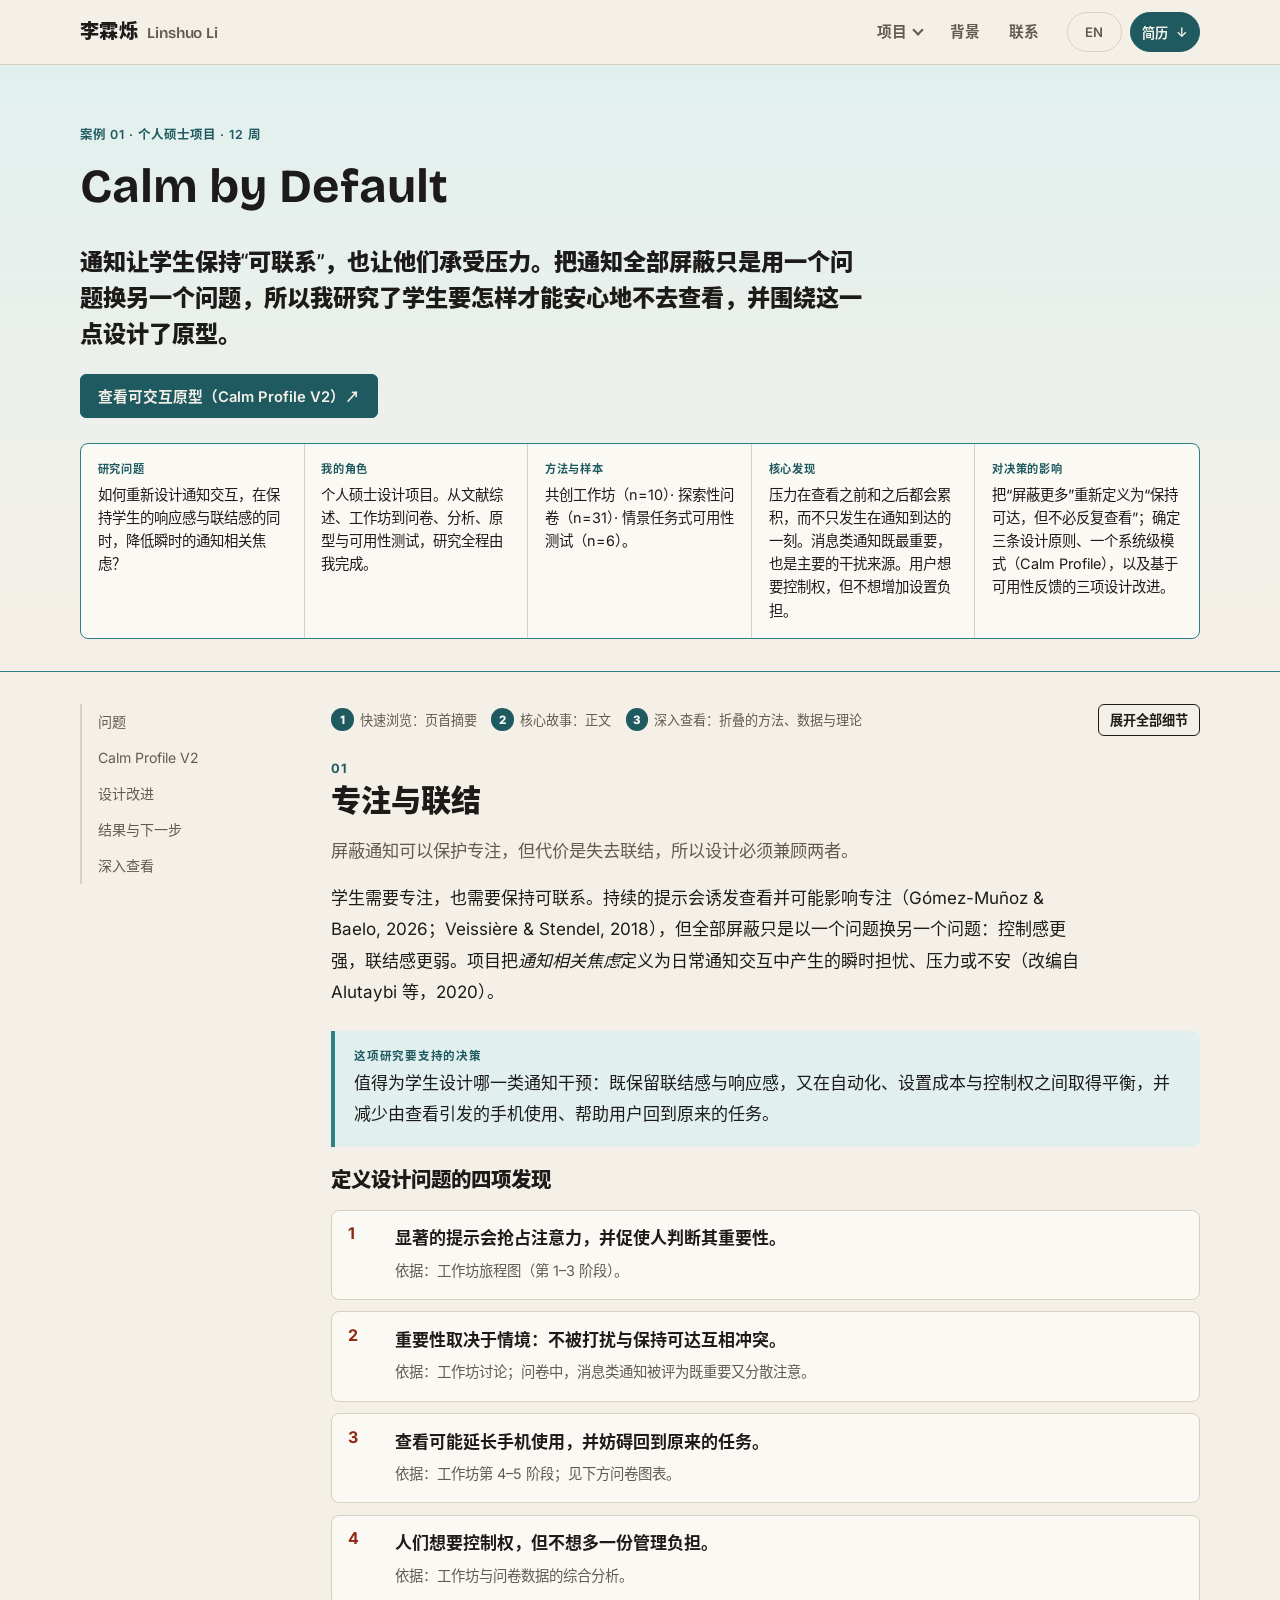
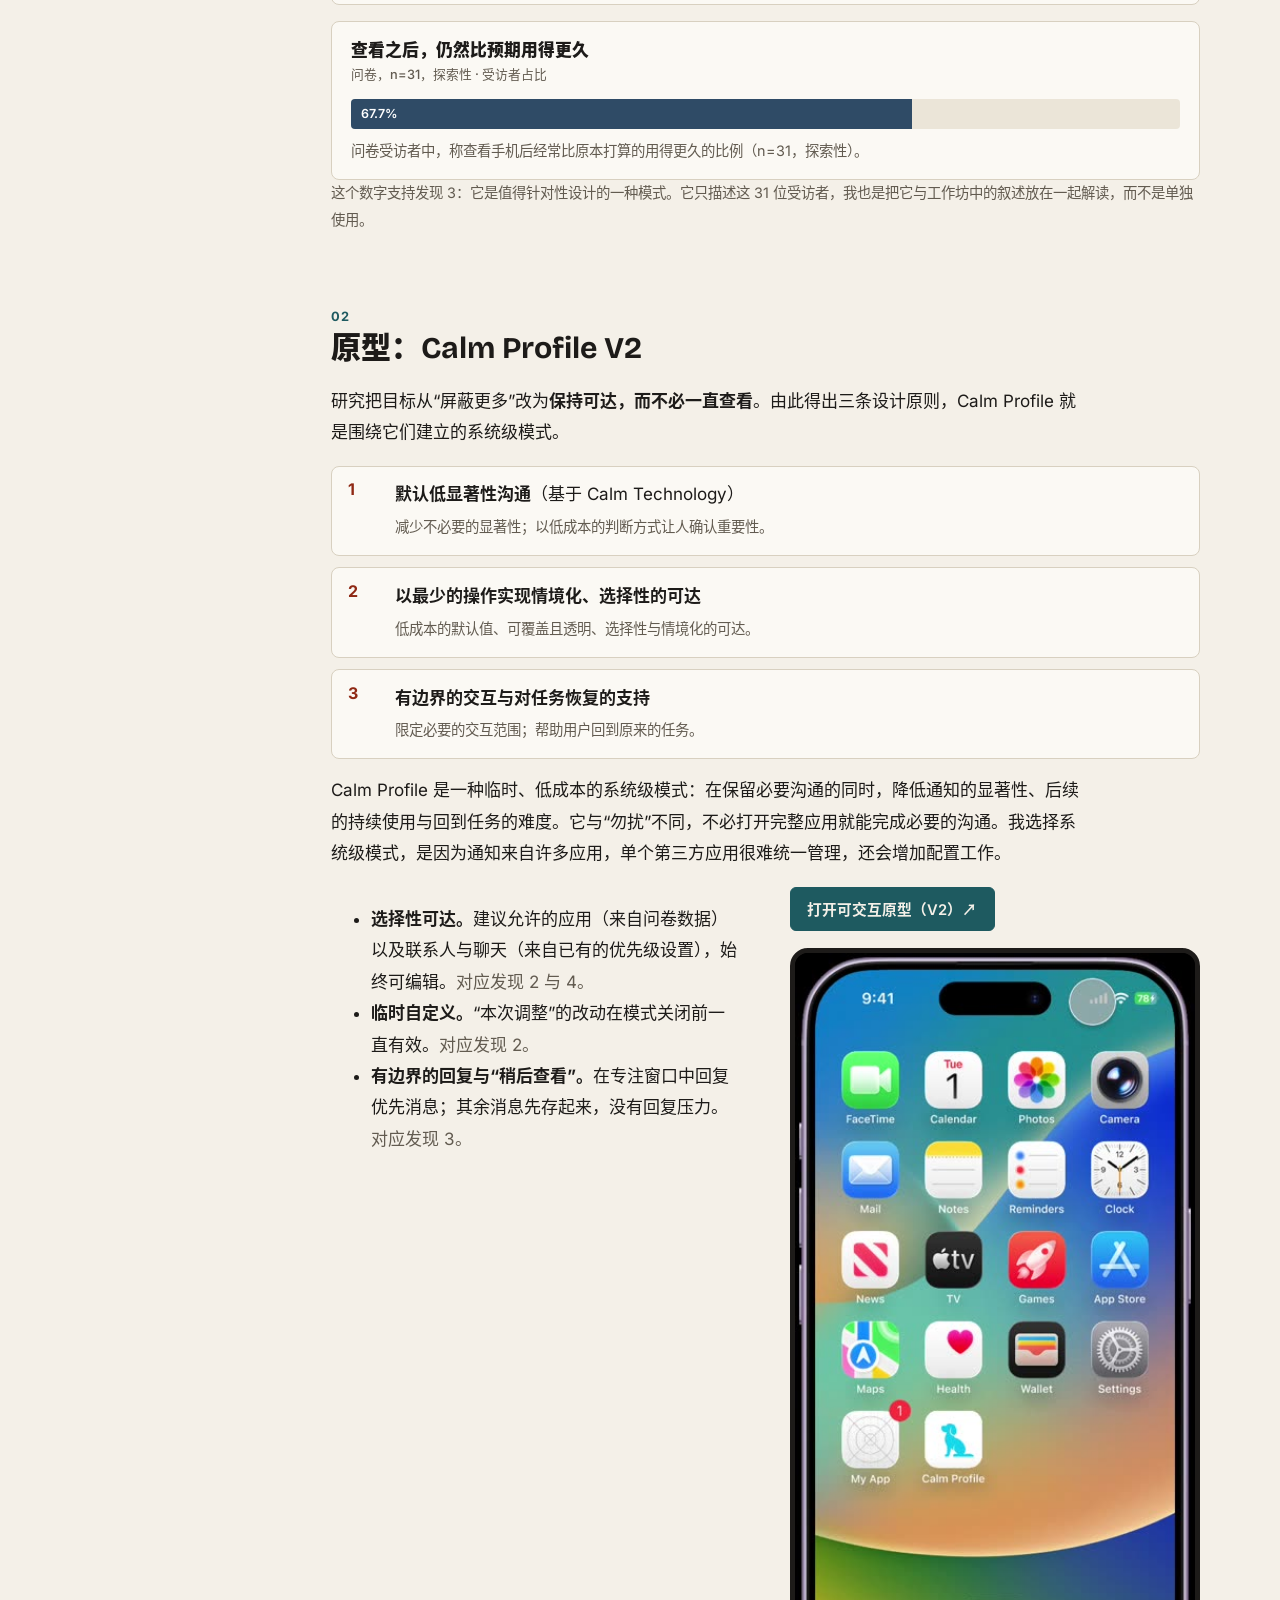
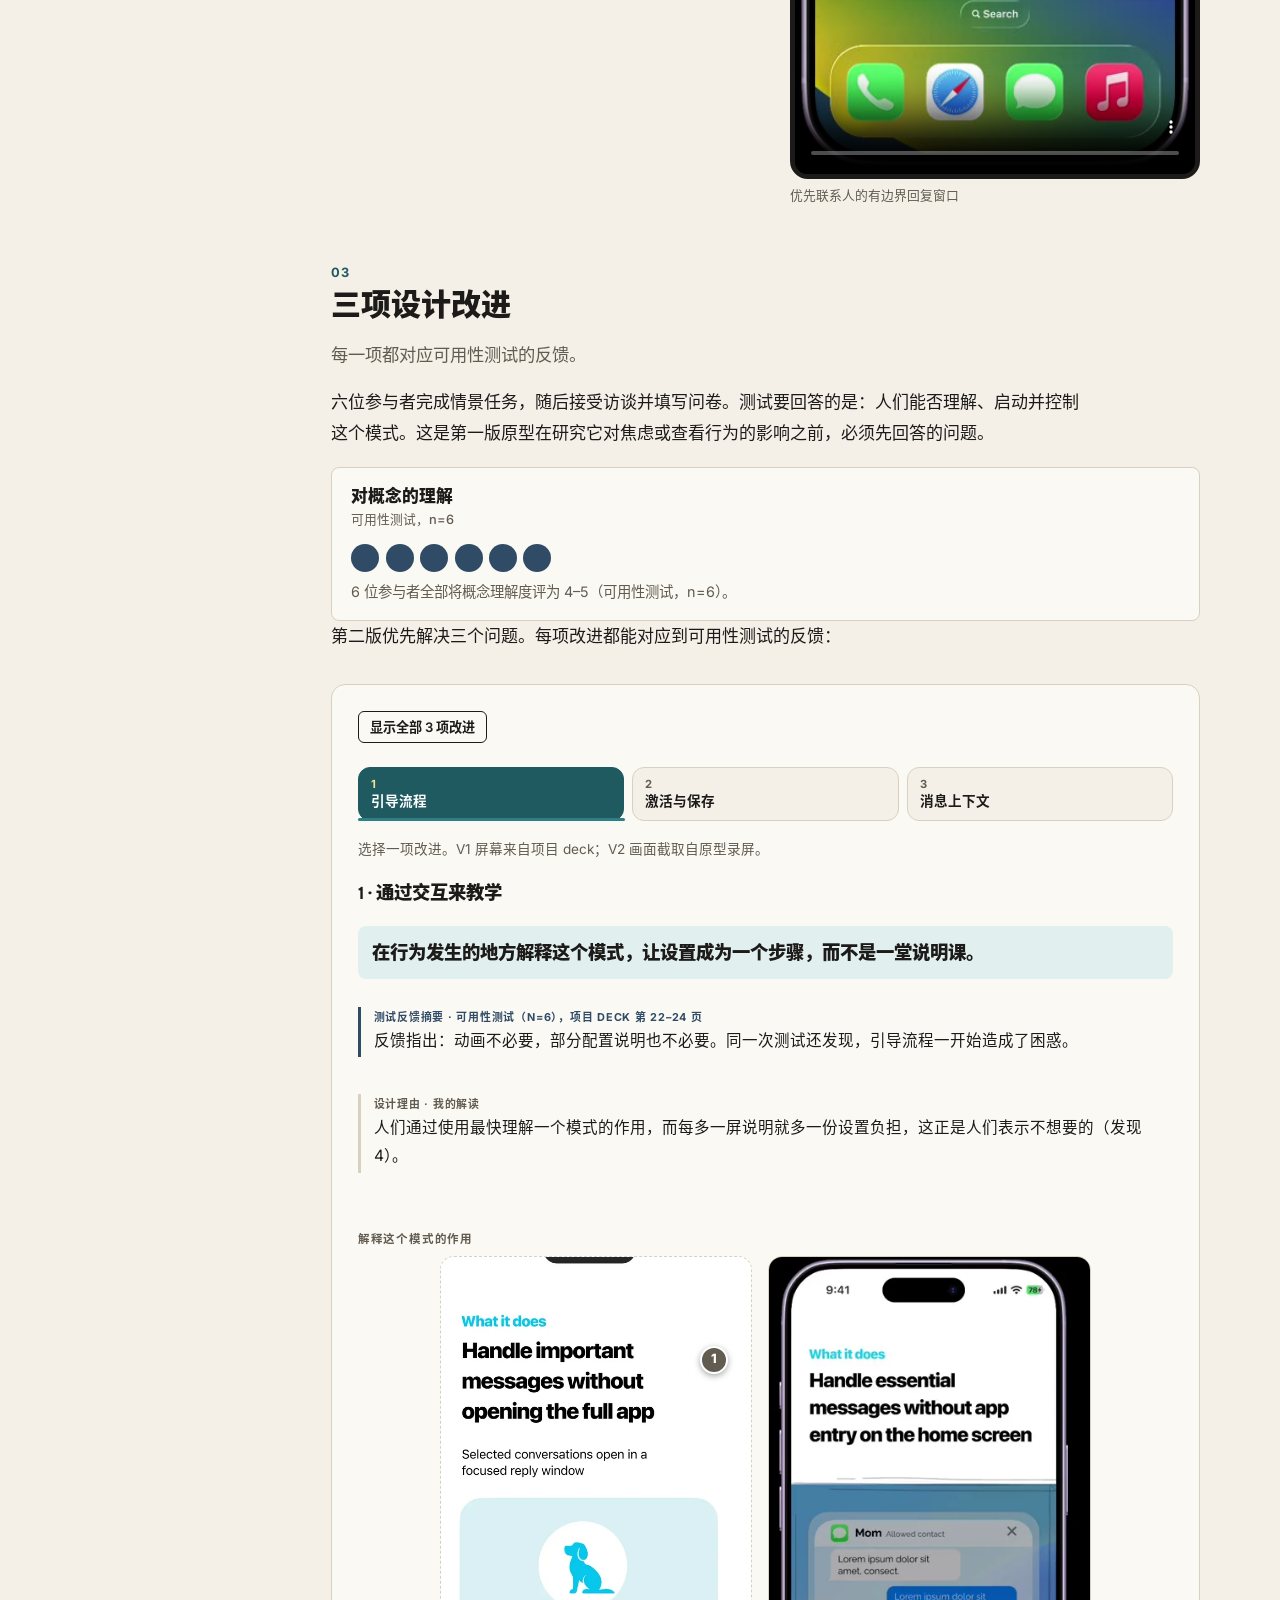
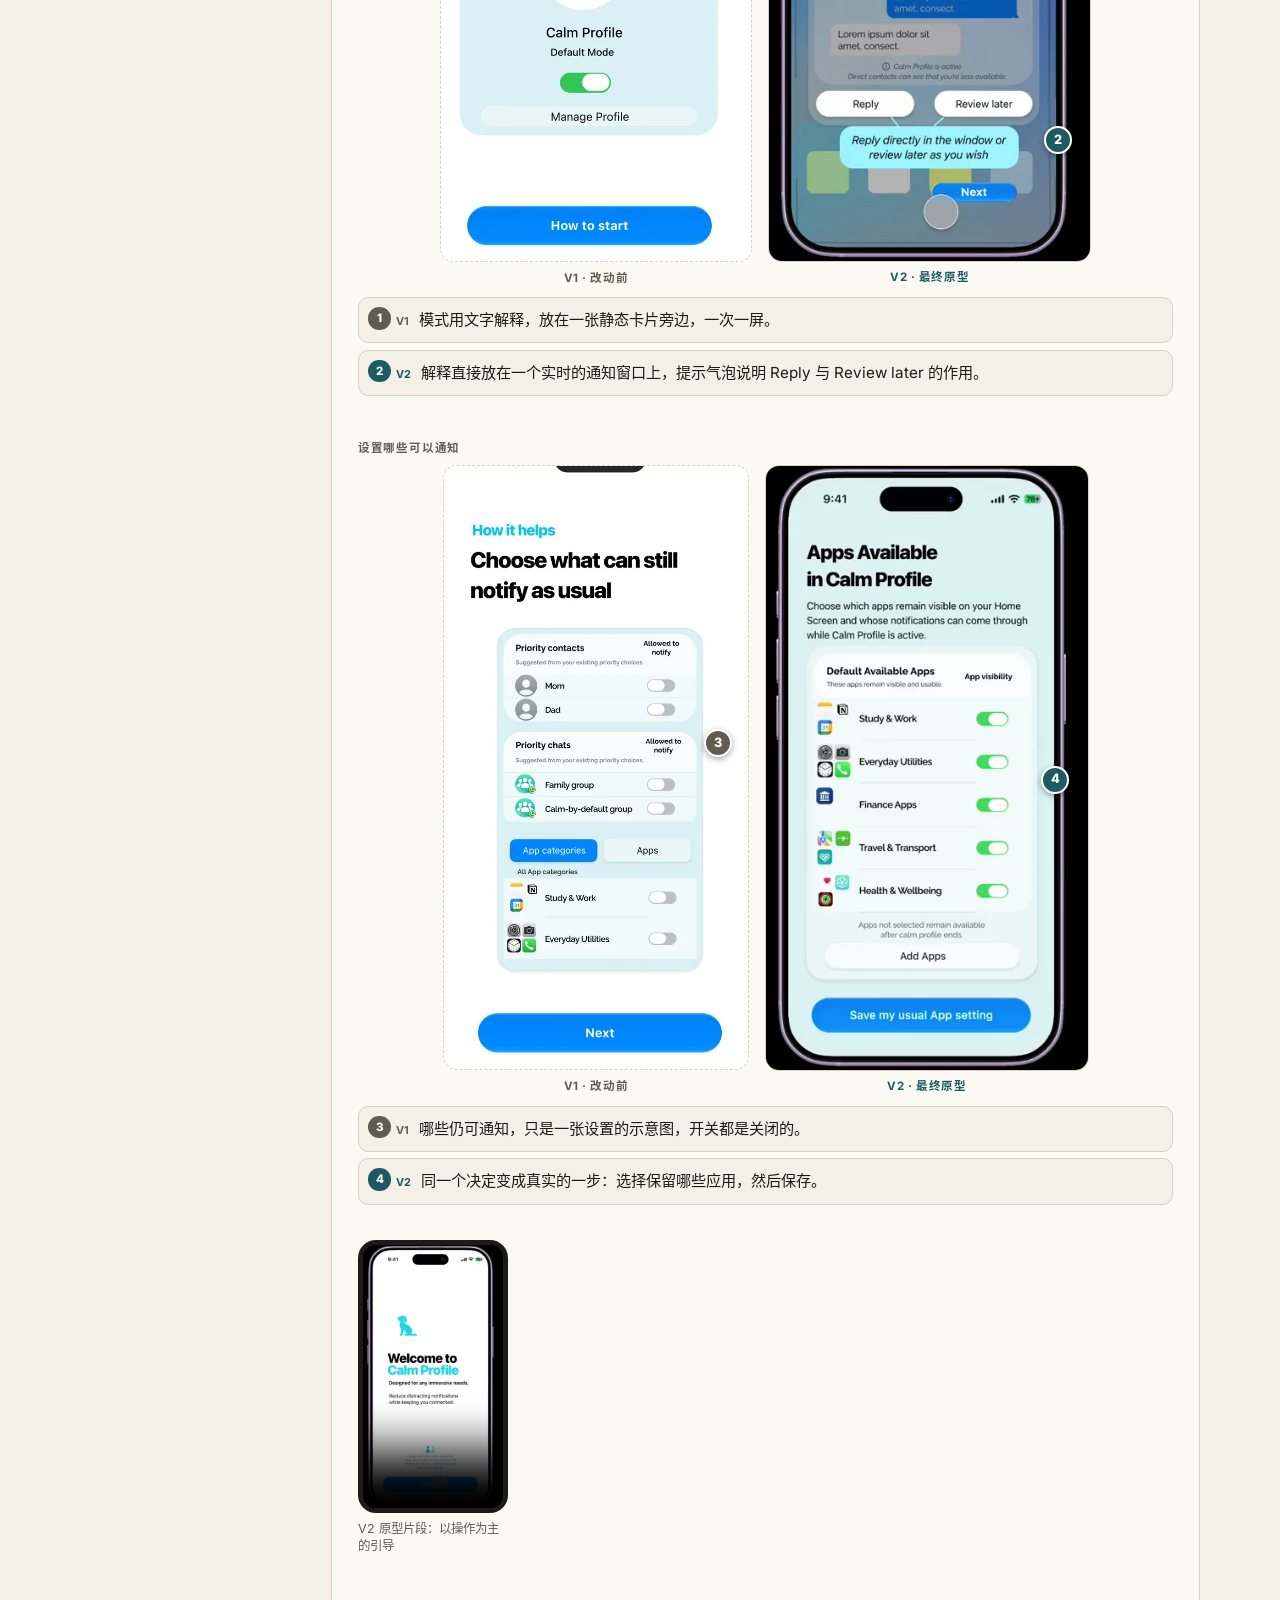
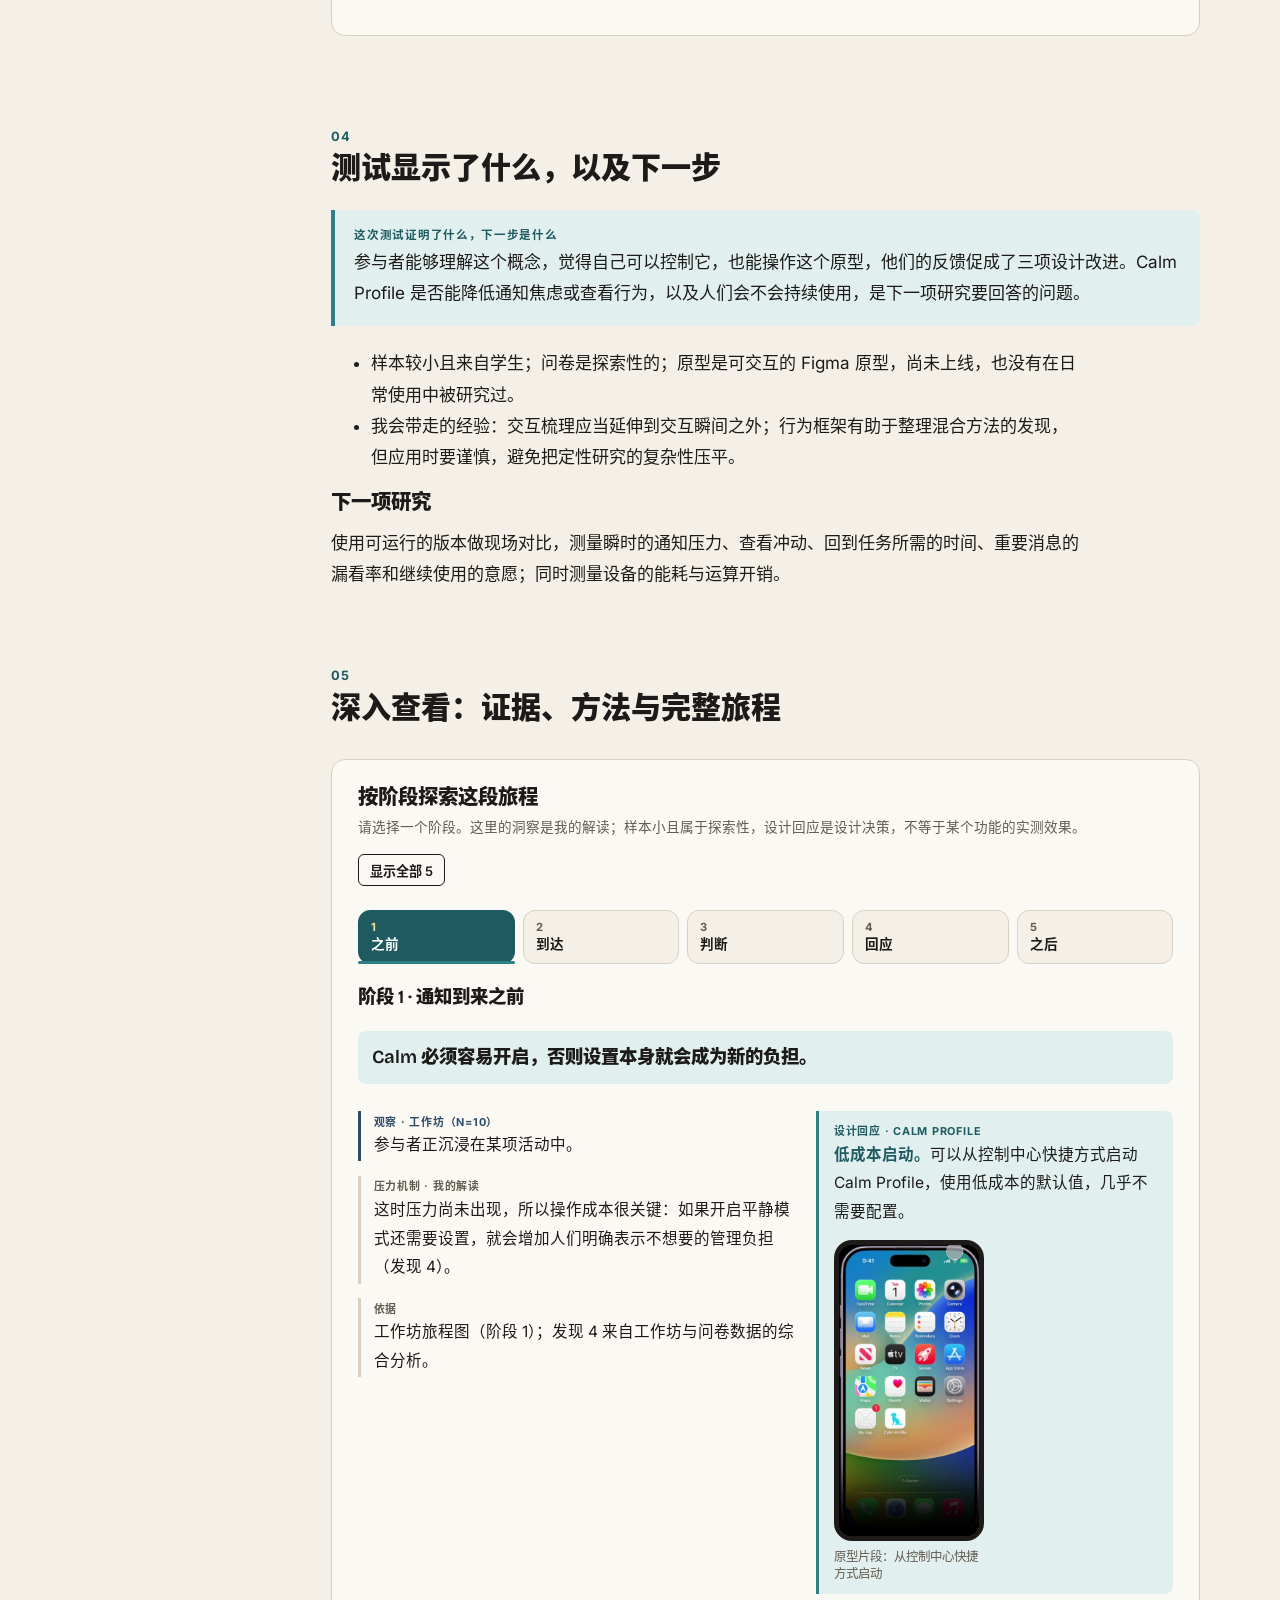
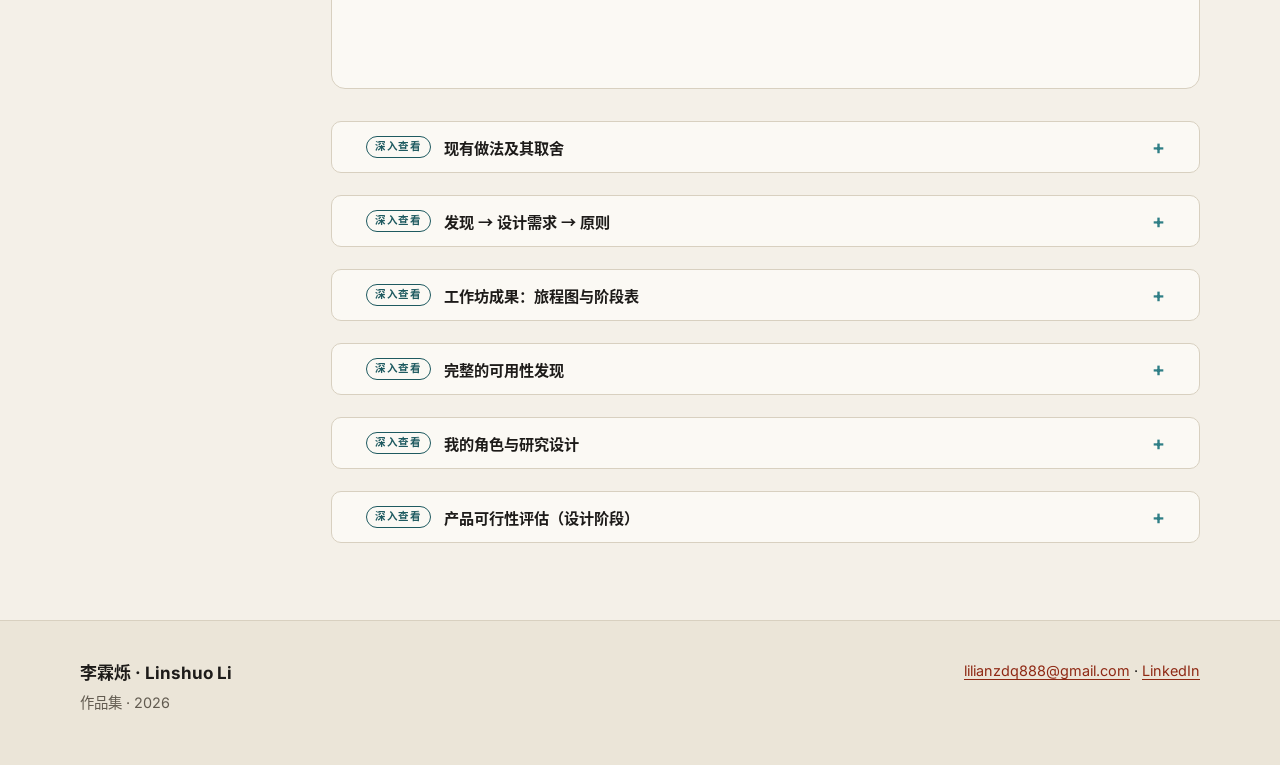
<file: projects/calm-by-default.html>
<!DOCTYPE html>

<html data-desc-en="Case study: mixed-methods research and an interactive prototype on notification-related anxiety." data-desc-zh="案例研究：围绕通知相关焦虑的混合方法研究与可交互原型。" data-mode="final" data-root="../" data-title-en="Calm by Default — Linshuo Li" data-title-zh="Calm by Default — 李霖烁" lang="zh-CN">
<head>
<meta charset="utf-8"/>
<meta content="width=device-width,initial-scale=1" name="viewport"/>
<meta charset="utf-8"/>
<meta content="width=device-width,initial-scale=1" name="viewport"/>
<title>Calm by Default — 李霖烁</title>
<meta content="案例研究：围绕通知相关焦虑的混合方法研究与可交互原型。" name="description"/>
<script>(function(d){try{var u=new URLSearchParams(location.search),l=u.get("lang");if(l!=="en"&&l!=="zh"){l=null;try{l=localStorage.getItem("lang")}catch(e){}}d.lang=l==="en"?"en":"zh-CN";var t=u.get("track");t=t==="uxr"?"all":t;d.setAttribute("data-track",t==="games"||t==="pm"?t:"all");d.classList.add("js");if(u.get("mode")==="final")d.setAttribute("data-mode","final")}catch(e){}})(document.documentElement)</script>
<link href="../assets/css/main.css" rel="stylesheet"/>
<link href="../assets/css/v2.css" rel="stylesheet"/>
<link href="../assets/css/fonts.css" rel="stylesheet"/>
<link href="../assets/css/v4.css" rel="stylesheet"/>
<link href="../assets/css/v5.css" rel="stylesheet"/>
</head>
<body data-theme="calm">
<a class="skip" data-no-i18n="" href="#main"><span lang="zh-CN">跳到正文</span><span lang="en">Skip to content</span></a>

<header class="top v4" data-no-i18n=""><div class="wrap hdr">
<a class="brand" href="../index.html"><span class="bz" lang="zh-CN">李霖烁</span><span class="be">Linshuo Li</span></a>
<nav aria-label="主导航" class="nav" data-en-aria-label="Main" data-i18n="aria-label" data-zh-aria-label="主导航">
<a class="navlink nojs" href="../index.html#work"><span lang="zh-CN">项目</span><span lang="en">Projects</span></a>
<button aria-controls="projMenu" aria-expanded="false" class="navbtn" data-menu-btn="" data-menu-hover="" type="button"><span lang="zh-CN">项目</span><span lang="en">Projects</span><i aria-hidden="true" class="chev"></i></button>
<a class="navlink" href="../index.html#about"><span lang="zh-CN">背景</span><span lang="en">Background</span></a>
<a class="navlink" href="../index.html#contact"><span lang="zh-CN">联系</span><span lang="en">Contact</span></a>
</nav>
<div class="hdr-r">
<button aria-label="Switch to English" class="btn sm ghost" id="langBtn" type="button"><span aria-hidden="true" lang="zh-CN">EN</span></button>
<a class="btn sm solid cvbtn" data-cv="current" download="" href="../docs/cv-uxr-zh.pdf"><span lang="zh-CN">简历</span><span lang="en">CV</span><span aria-hidden="true"> ↓</span></a>
<button aria-controls="projMenu" aria-expanded="false" class="btn sm menu-btn" data-menu-btn="" type="button"><span lang="zh-CN">菜单</span><span lang="en">Menu</span></button>
</div>
</div>
<div aria-label="项目" class="pmenu" data-en-aria-label="Projects" data-i18n="aria-label" data-zh-aria-label="项目" hidden="" id="projMenu" role="region"></div></header>
<main id="main">
<div class="p-hero"><div class="wrap">
<p class="eyebrow"><span lang="zh-CN">案例 01 · 个人硕士项目 · 12 周</span><span lang="en">Case study 01 · Individual MSc project · 12 weeks</span></p>
<h1><span lang="zh-CN">Calm by Default</span><span lang="en">Calm by Default</span></h1>
<p class="positioning" style="margin-bottom:0"><span lang="zh-CN">通知让学生保持“可联系”，也让他们承受压力。把通知全部屏蔽只是用一个问题换另一个问题，所以我研究了学生要怎样才能安心地不去查看，并围绕这一点设计了原型。</span><span lang="en">Notifications keep students reachable and put them under pressure. Muting everything trades one problem for another, so I researched what students actually need to feel safe not checking, and designed a prototype around it.</span></p>
<p style="margin:1.3rem 0 0"><a class="btn solid" href="https://www.figma.com/proto/TapucxikUweoEE3bM08RQc/Calm-Profile--V2?node-id=2176-9092&amp;p=f&amp;t=Z8bU3hxRYRjVyilE-1&amp;scaling=scale-down&amp;content-scaling=fixed&amp;page-id=0%3A1&amp;starting-point-node-id=2176%3A9092&amp;show-proto-sidebar=1" rel="noopener" target="_blank"><span lang="zh-CN">查看可交互原型（Calm Profile V2）↗</span><span lang="en">View the interactive prototype (Calm Profile V2) ↗</span></a></p>
<div class="summary">
<div><span lang="zh-CN"><b>研究问题</b>如何重新设计通知交互，在保持学生的响应感与联结感的同时，降低瞬时的通知相关焦虑？</span><span lang="en"><b>Research question</b>How might notification interactions be redesigned to reduce momentary notification-related anxiety while preserving students’ sense of responsiveness and connectedness?</span></div>
<div><span lang="zh-CN"><b>我的角色</b>个人硕士设计项目。从文献综述、工作坊到问卷、分析、原型与可用性测试，研究全程由我完成。</span><span lang="en"><b>My role</b>Individual MSc design project. I ran the research from literature review and workshops to survey, analysis, prototype and usability test.</span></div>
<div><span lang="zh-CN"><b>方法与样本</b>共创工作坊（n=10）· 探索性问卷（n=31）· 情景任务式可用性测试（n=6）。</span><span lang="en"><b>Methods and sample</b>Co-design workshops (n=10) · exploratory survey (n=31) · scenario-based usability test (n=6).</span></div>
<div><span lang="zh-CN"><b>核心发现</b>压力在查看之前和之后都会累积，而不只发生在通知到达的一刻。消息类通知既最重要，也是主要的干扰来源。用户想要控制权，但不想增加设置负担。</span><span lang="en"><b>Core findings</b>Pressure builds before and after a check, not only at arrival. Messaging is both the most important and a main source of disruption. Users want control without more setup.</span></div>
<div><span lang="zh-CN"><b>对决策的影响</b>把“屏蔽更多”重新定义为“保持可达，但不必反复查看”；确定三条设计原则、一个系统级模式（Calm Profile），以及基于可用性反馈的三项设计改进。</span><span lang="en"><b>Impact on decisions</b>Reframed “block more” as “stay reachable without checking”; set three design principles, a system-level mode (Calm Profile) and three design refinements informed by usability feedback.</span></div>
</div></div></div>
<div class="wrap layout">
<nav aria-label="本页目录" class="toc" data-en-aria-label="On this page" data-i18n="aria-label" data-zh-aria-label="本页目录"><span lang="zh-CN"><a href="#context">问题</a><a href="#solution">Calm Profile V2</a><a href="#changes">设计改进</a><a href="#result">结果与下一步</a><a href="#deep">深入查看</a></span><span lang="en"><a href="#context">The problem</a><a href="#solution">Calm Profile V2</a><a href="#changes">Design refinements</a><a href="#result">Result and next step</a><a href="#deep">Deep dive</a></span></nav>
<article>
<div class="deep-ctl" data-no-i18n=""><ul aria-label="阅读层次" class="layers" data-en-aria-label="Reading layers" data-i18n="aria-label" data-zh-aria-label="阅读层次"><li><b>1</b> <span lang="zh-CN">快速浏览：页首摘要</span><span lang="en">Quick scan: the summary above</span></li><li><b>2</b> <span lang="zh-CN">核心故事：正文</span><span lang="en">Core story: the main text</span></li><li><b>3</b> <span lang="zh-CN">深入查看：折叠的方法、数据与理论</span><span lang="en">Deep dive: folded methods, data and theory</span></li></ul>
<button aria-pressed="false" class="btn sm" data-expand-all="" type="button"><span class="s-off"><span lang="zh-CN">展开全部细节</span><span lang="en">Expand all details</span></span><span class="s-on"><span lang="zh-CN">收起细节</span><span lang="en">Collapse details</span></span></button></div>
<section id="context"><h2><span class="n">01</span><span lang="zh-CN">专注与联结</span><span lang="en">Focus and connection</span></h2><p class="h2-sub"><span lang="zh-CN">屏蔽通知可以保护专注，但代价是失去联结，所以设计必须兼顾两者。</span><span lang="en">Muting notifications can protect focus at the cost of connectedness, so the design had to keep both.</span></p>
<p class="read"><span lang="zh-CN">学生需要专注，也需要保持可联系。持续的提示会诱发查看并可能影响专注（Gómez-Muñoz &amp; Baelo, 2026；Veissière &amp; Stendel, 2018），但全部屏蔽只是以一个问题换另一个问题：控制感更强，联结感更弱。项目把<i>通知相关焦虑</i>定义为日常通知交互中产生的瞬时担忧、压力或不安（改编自 Alutaybi 等，2020）。</span><span lang="en">Students need to concentrate, and they also need to stay reachable. Constant cues invite checking and can affect focus (Gómez-Muñoz &amp; Baelo, 2026; Veissière &amp; Stendel, 2018), but muting everything trades one problem for another: more control, less connectedness. The project defines <i>notification-related anxiety</i> as momentary worry, pressure or unease arising from everyday notification interactions (adapted from Alutaybi et al., 2020).</span></p>
<div class="callout"><b class="k"><span lang="zh-CN">这项研究要支持的决策</span><span lang="en">Decision this research supports</span></b><p><span lang="zh-CN">值得为学生设计哪一类通知干预：既保留联结感与响应感，又在自动化、设置成本与控制权之间取得平衡，并减少由查看引发的手机使用、帮助用户回到原来的任务。</span><span lang="en">What kind of notification intervention is worth designing for students: one that keeps connectedness and responsiveness, balances automation, setup effort and control, and limits checking-triggered phone use while supporting a return to the task.</span></p></div>
<h3><span lang="zh-CN">定义设计问题的四项发现</span><span lang="en">Four findings that defined the design problem</span></h3>
<ol class="stage-list">
<li><div><span lang="zh-CN"><b>显著的提示会抢占注意力，并促使人判断其重要性。</b><br/><span class="muted small">依据：工作坊旅程图（第 1–3 阶段）。</span></span><span lang="en"><b>Salient cues capture attention and prompt an importance judgement.</b><br/><span class="muted small">Evidence: workshop journey maps (stages 1–3).</span></span></div></li>
<li><div><span lang="zh-CN"><b>重要性取决于情境：不被打扰与保持可达互相冲突。</b><br/><span class="muted small">依据：工作坊讨论；问卷中，消息类通知被评为既重要又分散注意。</span></span><span lang="en"><b>Importance is contextual: staying undisturbed competes with staying reachable.</b><br/><span class="muted small">Evidence: workshop discussion; in the survey, messaging notifications were rated as both important and distracting.</span></span></div></li>
<li><div><span lang="zh-CN"><b>查看可能延长手机使用，并妨碍回到原来的任务。</b><br/><span class="muted small">依据：工作坊第 4–5 阶段；见下方问卷图表。</span></span><span lang="en"><b>Checking can extend phone use and block returning to the task.</b><br/><span class="muted small">Evidence: workshop stages 4–5; survey figure below.</span></span></div></li>
<li><div><span lang="zh-CN"><b>人们想要控制权，但不想多一份管理负担。</b><br/><span class="muted small">依据：工作坊与问卷数据的综合分析。</span></span><span lang="en"><b>People want control, but not an additional management burden.</b><br/><span class="muted small">Evidence: synthesis across workshop and survey data.</span></span></div></li>
</ol>
<div class="chart"><h4><span lang="zh-CN">查看之后，仍然比预期用得更久</span><span lang="en">Continuing to use the phone longer than intended</span></h4><p class="sub"><span lang="zh-CN">问卷，n=31，探索性 · 受访者占比</span><span lang="en">Survey, n=31, exploratory · share of respondents</span></p><div data-chart="continued"></div></div>
<p class="small muted"><span lang="zh-CN">这个数字支持发现 3：它是值得针对性设计的一种模式。它只描述这 31 位受访者，我也是把它与工作坊中的叙述放在一起解读，而不是单独使用。</span><span lang="en">This figure supports finding 3 as a pattern worth designing for. It describes the 31 respondents, and I read it alongside the workshop accounts rather than on its own.</span></p>
</section>
<section id="solution"><h2><span class="n">02</span><span lang="zh-CN">原型：Calm Profile V2</span><span lang="en">The prototype: Calm Profile V2</span></h2>
<p class="read"><span lang="zh-CN">研究把目标从“屏蔽更多”改为<b>保持可达，而不必一直查看</b>。由此得出三条设计原则，Calm Profile 就是围绕它们建立的系统级模式。</span><span lang="en">The research reframed the goal from “block more” to <b>stay reachable without having to keep checking</b>. Three design principles came out of it, and Calm Profile is the system-level mode built around them.</span></p>
<ol class="stage-list"><li><div><span lang="zh-CN"><b>默认低显著性沟通</b>（基于 Calm Technology）<br/><span class="muted small">减少不必要的显著性；以低成本的判断方式让人确认重要性。</span></span><span lang="en"><b>Low-salience communication by default</b> (based on Calm Technology)<br/><span class="muted small">Reduce unnecessary salience; reassure importance with low-effort appraisal.</span></span></div></li>
<li><div><span lang="zh-CN"><b>以最少的操作实现情境化、选择性的可达</b><br/><span class="muted small">低成本的默认值、可覆盖且透明、选择性与情境化的可达。</span></span><span lang="en"><b>Contextual, selective reachability with minimal effort</b><br/><span class="muted small">Low-effort defaults, override and transparency, selective and contextual reachability.</span></span></div></li>
<li><div><span lang="zh-CN"><b>有边界的交互与对任务恢复的支持</b><br/><span class="muted small">限定必要的交互范围；帮助用户回到原来的任务。</span></span><span lang="en"><b>Bounded interaction and supported task resumption</b><br/><span class="muted small">Bounded necessary interactions; support for returning to the task.</span></span></div></li></ol>
<p class="read"><span lang="zh-CN">Calm Profile 是一种临时、低成本的系统级模式：在保留必要沟通的同时，降低通知的显著性、后续的持续使用与回到任务的难度。它与“勿扰”不同，不必打开完整应用就能完成必要的沟通。我选择系统级模式，是因为通知来自许多应用，单个第三方应用很难统一管理，还会增加配置工作。</span><span lang="en">Calm Profile is a temporary, low-effort, system-level mode that preserves necessary communication while reducing notification salience, onward engagement and return difficulty. It differs from Do Not Disturb by supporting necessary communication without opening the full app. I chose a system-level mode because notifications come from many apps, so a single third-party app would struggle to manage them and would add configuration work.</span></p>
<div class="two"><div><ul>
<li><span lang="zh-CN"><b>选择性可达。</b>建议允许的应用（来自问卷数据）以及联系人与聊天（来自已有的优先级设置），始终可编辑。<span class="muted">对应发现 2 与 4。</span></span><span lang="en"><b>Selective reachability.</b> Suggested allowed apps (from survey data) and contacts and chats (from existing priority choices), always editable. <span class="muted">Responds to findings 2 and 4.</span></span></li>
<li><span lang="zh-CN"><b>临时自定义。</b>“本次调整”的改动在模式关闭前一直有效。<span class="muted">对应发现 2。</span></span><span lang="en"><b>Temporary customisation.</b> “Adjust for now” changes apply until the mode is turned off. <span class="muted">Responds to finding 2.</span></span></li>
<li><span lang="zh-CN"><b>有边界的回复与“稍后查看”。</b>在专注窗口中回复优先消息；其余消息先存起来，没有回复压力。<span class="muted">对应发现 3。</span></span><span lang="en"><b>Bounded replies and “Review later”.</b> Reply to a priority message in a focused window; save the rest without reply pressure. <span class="muted">Responds to finding 3.</span></span></li>
</ul></div><div><p><a class="btn solid" href="https://www.figma.com/proto/TapucxikUweoEE3bM08RQc/Calm-Profile--V2?node-id=2176-9092&amp;p=f&amp;t=Z8bU3hxRYRjVyilE-1&amp;scaling=scale-down&amp;content-scaling=fixed&amp;page-id=0%3A1&amp;starting-point-node-id=2176%3A9092&amp;show-proto-sidebar=1" rel="noopener" target="_blank"><span lang="zh-CN">打开可交互原型（V2）↗</span><span lang="en">Open the interactive prototype (V2) ↗</span></a></p><figure class="vid"><video aria-label="优先联系人的有边界回复窗口" controls="" data-en-aria-label="Bounded reply window for a priority contact" data-i18n="aria-label" data-zh-aria-label="优先联系人的有边界回复窗口" playsinline="" poster="../assets/video/calm/reply-window.jpg" preload="none"><source src="../assets/video/calm/reply-window.mp4" type="video/mp4"/><source src="../assets/video/calm/reply-window.webm" type="video/webm"/></video><figcaption><span lang="zh-CN">优先联系人的有边界回复窗口</span><span lang="en">Bounded reply window for a priority contact</span></figcaption></figure></div></div></section>
<section id="changes"><h2><span class="n">03</span><span lang="zh-CN">三项设计改进</span><span lang="en">Three design refinements</span></h2><p class="h2-sub"><span lang="zh-CN">每一项都对应可用性测试的反馈。</span><span lang="en">Each is traced to usability-test feedback.</span></p>
<p class="read"><span lang="zh-CN">六位参与者完成情景任务，随后接受访谈并填写问卷。测试要回答的是：人们能否理解、启动并控制这个模式。这是第一版原型在研究它对焦虑或查看行为的影响之前，必须先回答的问题。</span><span lang="en">Six participants completed scenario-based tasks, followed by interviews and a survey. The test asked whether people could understand, start and control the mode: the questions a first prototype has to answer before its effect on anxiety or checking can be studied.</span></p>
<div class="chart"><h4><span lang="zh-CN">对概念的理解</span><span lang="en">Concept understanding</span></h4><p class="sub"><span lang="zh-CN">可用性测试，n=6</span><span lang="en">Usability test, n=6</span></p><div data-chart="dots6"></div></div>
<p class="read"><span lang="zh-CN">第二版优先解决三个问题。每项改进都能对应到可用性测试的反馈：</span><span lang="en">Three issues were prioritised for the second version. Each refinement is traced to usability-test feedback:</span></p>
<div class="jx" data-en-data-explorer="Design refinements" data-en-data-noun="refinements" data-explorer="设计改进" data-i18n="data-explorer,data-noun" data-noun="项改进" data-zh-data-explorer="设计改进" data-zh-data-noun="项改进" id="refinements"><div class="jx-slot"></div><p class="jx-note"><span lang="zh-CN">选择一项改进。V1 屏幕来自项目 deck；V2 画面截取自原型录屏。</span><span lang="en">Choose a refinement. V1 screens come from the project deck; V2 frames are taken from the prototype recordings.</span></p><section class="jx-panel cmp-panel" data-en-data-short="Onboarding" data-i18n="data-short" data-no="1" data-short="引导流程" data-ver="v2" data-zh-data-short="引导流程" id="ch-1"><h4><span lang="zh-CN">1 · 通过交互来教学</span><span lang="en">1 · Teach through interaction</span></h4><p class="jx-insight"><span lang="zh-CN">在行为发生的地方解释这个模式，让设置成为一个步骤，而不是一堂说明课。</span><span lang="en">Explain the mode where it happens, and make setup a step instead of a lecture.</span></p><div class="jx-row obs"><b><span lang="zh-CN">测试反馈摘要 · 可用性测试（n=6），项目 deck 第 22–24 页</span><span lang="en">Test feedback summary · usability test (n=6), project deck slides 22–24</span></b><p class="quotes"><span lang="zh-CN">反馈指出：动画不必要，部分配置说明也不必要。同一次测试还发现，引导流程一开始造成了困惑。</span><span lang="en">Feedback noted unnecessary animations and some unnecessary configuration explanations. The same test found that onboarding caused initial confusion.</span></p></div><div class="jx-row mech"><b><span lang="zh-CN">设计理由 · 我的解读</span><span lang="en">Design reason · my interpretation</span></b><p><span lang="zh-CN">人们通过使用最快理解一个模式的作用，而每多一屏说明就多一份设置负担，这正是人们表示不想要的（发现 4）。</span><span lang="en">People learn what a mode does fastest by using it, and every extra explanatory screen is more setup, which people said they did not want (finding 4).</span></p></div><div aria-label="显示版本" class="cmp-switch" data-en-aria-label="Show version" data-i18n="aria-label" data-zh-aria-label="显示版本" role="group"><span lang="zh-CN"><button aria-pressed="false" data-ver="v1" type="button">改动前（V1）</button><button aria-pressed="true" data-ver="v2" type="button">改动后（V2）</button></span><span lang="en"><button aria-pressed="false" data-ver="v1" type="button">Before (V1)</button><button aria-pressed="true" data-ver="v2" type="button">After (V2)</button></span></div><div class="cmp-row"><h5><span lang="zh-CN">解释这个模式的作用</span><span lang="en">Explaining what the mode does</span></h5><div class="cmp-pair"><figure class="cmp-fig" data-ver="v1" style="--r:0.513"><div class="cmp-img"><img alt="第一版引导屏幕：“Handle important messages without opening the full app”，配一张静态的 Calm Profile 卡片" data-en-alt="Version 1 onboarding screen: “Handle important messages without opening the full app”, with a static Calm Profile card" data-i18n="alt" data-zh-alt="第一版引导屏幕：“Handle important messages without opening the full app”，配一张静态的 Calm Profile 卡片" height="1170" loading="lazy" src="../assets/img/calm/v1-onboarding-explain.webp" width="600"/><button aria-label="改动 1" class="mk v1" data-en-aria-label="Change 1" data-i18n="aria-label" data-m="1" data-zh-aria-label="改动 1" style="left:88%;top:17%" type="button">1</button></div><figcaption><span lang="zh-CN">V1 · 改动前</span><span lang="en">V1 · before the change</span></figcaption></figure><figure class="cmp-fig" data-ver="v2" style="--r:0.532"><div class="cmp-img"><img alt="第二版引导画面：一个实时的通知窗口，带有 Reply 与 Review later 以及一条提示气泡" data-en-alt="Version 2 onboarding frame: a live notification window with Reply and Review later and a callout" data-i18n="alt" data-zh-alt="第二版引导画面：一个实时的通知窗口，带有 Reply 与 Review later 以及一条提示气泡" height="714" loading="lazy" src="../assets/img/calm/v2-onboarding-explain.webp" width="380"/><button aria-label="改动 2" class="mk v2" data-en-aria-label="Change 2" data-i18n="aria-label" data-m="2" data-zh-aria-label="改动 2" style="left:90%;top:80%" type="button">2</button></div><figcaption><span lang="zh-CN">V2 · 最终原型</span><span lang="en">V2 · final prototype</span></figcaption></figure></div><ol class="cmp-notes"><li data-m="1" data-ver="v1"><span lang="zh-CN"><b>V1</b> 模式用文字解释，放在一张静态卡片旁边，一次一屏。</span><span lang="en"><b>V1</b> The mode is explained in text beside a static card, one screen at a time.</span></li><li data-m="2" data-ver="v2"><span lang="zh-CN"><b>V2</b> 解释直接放在一个实时的通知窗口上，提示气泡说明 Reply 与 Review later 的作用。</span><span lang="en"><b>V2</b> The explanation sits on a live notification window, and a callout says what Reply and Review later do.</span></li></ol></div><div class="cmp-row"><h5><span lang="zh-CN">设置哪些可以通知</span><span lang="en">Setting up what can notify</span></h5><div class="cmp-pair"><figure class="cmp-fig" data-ver="v1" style="--r:0.504"><div class="cmp-img"><img alt="第一版引导屏幕：“Choose what can still notify as usual”，以一张设置示意图呈现" data-en-alt="Version 1 onboarding screen: “Choose what can still notify as usual”, shown as a picture of the setting" data-i18n="alt" data-zh-alt="第一版引导屏幕：“Choose what can still notify as usual”，以一张设置示意图呈现" height="1170" loading="lazy" src="../assets/img/calm/v1-onboarding-config.webp" width="590"/><button aria-label="改动 3" class="mk v1" data-en-aria-label="Change 3" data-i18n="aria-label" data-m="3" data-zh-aria-label="改动 3" style="left:90%;top:46%" type="button">3</button></div><figcaption><span lang="zh-CN">V1 · 改动前</span><span lang="en">V1 · before the change</span></figcaption></figure><figure class="cmp-fig" data-ver="v2" style="--r:0.532"><div class="cmp-img"><img alt="第二版引导画面：“Apps Available in Calm Profile”，一份带开关和保存按钮的真实应用列表" data-en-alt="Version 2 onboarding frame: “Apps Available in Calm Profile”, a real list of apps with switches and a save button" data-i18n="alt" data-zh-alt="第二版引导画面：“Apps Available in Calm Profile”，一份带开关和保存按钮的真实应用列表" height="714" loading="lazy" src="../assets/img/calm/v2-onboarding-config.webp" width="380"/><button aria-label="改动 4" class="mk v2" data-en-aria-label="Change 4" data-i18n="aria-label" data-m="4" data-zh-aria-label="改动 4" style="left:90%;top:52%" type="button">4</button></div><figcaption><span lang="zh-CN">V2 · 最终原型</span><span lang="en">V2 · final prototype</span></figcaption></figure></div><ol class="cmp-notes"><li data-m="3" data-ver="v1"><span lang="zh-CN"><b>V1</b> 哪些仍可通知，只是一张设置的示意图，开关都是关闭的。</span><span lang="en"><b>V1</b> What can still notify is shown as a picture of the setting, with the switches off.</span></li><li data-m="4" data-ver="v2"><span lang="zh-CN"><b>V2</b> 同一个决定变成真实的一步：选择保留哪些应用，然后保存。</span><span lang="en"><b>V2</b> The same decision is a real step: choose which apps stay available, then save.</span></li></ol></div><figure class="vid jx-media"><video aria-label="以交互为主的引导（第二版）" controls="" data-en-aria-label="Interaction-led onboarding (version 2)" data-i18n="aria-label" data-zh-aria-label="以交互为主的引导（第二版）" playsinline="" poster="../assets/video/calm/onboarding.jpg" preload="none"><source src="../assets/video/calm/onboarding.mp4" type="video/mp4"/><source src="../assets/video/calm/onboarding.webm" type="video/webm"/></video><figcaption><span lang="zh-CN">V2 原型片段：以操作为主的引导</span><span lang="en">V2 prototype clip: interaction-led onboarding</span></figcaption></figure></section><section class="jx-panel cmp-panel" data-en-data-short="Activation and saving" data-i18n="data-short" data-no="2" data-short="激活与保存" data-ver="v2" data-zh-data-short="激活与保存" id="ch-2"><h4><span lang="zh-CN">2 · 让模式状态和保存结果看得见</span><span lang="en">2 · Make the mode and the save visible</span></h4><p class="jx-insight"><span lang="zh-CN">只有人们看得出模式已开启，平静模式才有用；保存提示也不该看起来像又一个按钮。</span><span lang="en">A calm mode only helps if people can tell it is on, and a save should not look like another button.</span></p><div class="jx-row obs"><b><span lang="zh-CN">测试反馈摘要 · 可用性测试（n=6），项目 deck 第 22–24 页</span><span lang="en">Test feedback summary · usability test (n=6), project deck slides 22–24</span></b><p class="quotes"><span lang="zh-CN">反馈指出：模式切换不够醒目，保存反馈看起来像一个按钮。测试还发现，激活与状态变化不够显眼。</span><span lang="en">Feedback noted that mode switching was not salient and that the saving feedback looked like a button. The test found that activation and state changes lacked salience.</span></p></div><div class="jx-row mech"><b><span lang="zh-CN">设计理由 · 我的解读</span><span lang="en">Design reason · my interpretation</span></b><p><span lang="zh-CN">如果看不出模式是否开启，人们就会继续查看手机；看起来像按钮的保存提示，则会引人再点一次。</span><span lang="en">If people cannot tell the mode is on, they keep checking; a save message that looks like a button invites a second tap.</span></p></div><div aria-label="显示版本" class="cmp-switch" data-en-aria-label="Show version" data-i18n="aria-label" data-zh-aria-label="显示版本" role="group"><span lang="zh-CN"><button aria-pressed="false" data-ver="v1" type="button">改动前（V1）</button><button aria-pressed="true" data-ver="v2" type="button">改动后（V2）</button></span><span lang="en"><button aria-pressed="false" data-ver="v1" type="button">Before (V1)</button><button aria-pressed="true" data-ver="v2" type="button">After (V2)</button></span></div><div class="cmp-row"><h5><span lang="zh-CN">看出模式已开启</span><span lang="en">Seeing that the mode is on</span></h5><div class="cmp-pair"><figure class="cmp-fig" data-ver="v1" style="--r:0.460"><div class="cmp-img"><img alt="第一版激活屏幕：Calm Profile 已开启，下方有一行“Return to home screen.”" data-en-alt="Version 1 activation screen: Calm Profile on, with a line saying “Return to home screen.”" data-i18n="alt" data-zh-alt="第一版激活屏幕：Calm Profile 已开启，下方有一行“Return to home screen.”" height="933" loading="lazy" src="../assets/img/calm/v1-activation-state.webp" width="429"/><button aria-label="改动 1" class="mk v1" data-en-aria-label="Change 1" data-i18n="aria-label" data-m="1" data-zh-aria-label="改动 1" style="left:94%;top:47%" type="button">1</button></div><figcaption><span lang="zh-CN">V1 · 改动前</span><span lang="en">V1 · before the change</span></figcaption></figure><figure class="cmp-fig" data-ver="v2" style="--r:0.477"><div class="cmp-img"><img alt="第二版激活屏幕：Calm Profile 已开启，显示“Essential communication filter On”和“Adjust for current session”" data-en-alt="Version 2 activation screen: Calm Profile on, with “Essential communication filter On” and “Adjust for current session”" data-i18n="alt" data-zh-alt="第二版激活屏幕：Calm Profile 已开启，显示“Essential communication filter On”和“Adjust for current session”" height="796" loading="lazy" src="../assets/img/calm/v2-activation-state.webp" width="380"/><button aria-label="改动 2" class="mk v2" data-en-aria-label="Change 2" data-i18n="aria-label" data-m="2" data-zh-aria-label="改动 2" style="left:84%;top:70%" type="button">2</button><button aria-label="改动 3" class="mk v2" data-en-aria-label="Change 3" data-i18n="aria-label" data-m="3" data-zh-aria-label="改动 3" style="left:92%;top:79%" type="button">3</button></div><figcaption><span lang="zh-CN">V2 · 最终原型</span><span lang="en">V2 · final prototype</span></figcaption></figure></div><ol class="cmp-notes"><li data-m="1" data-ver="v1"><span lang="zh-CN"><b>V1</b> 激活只体现为一个开关，下方有一行小字提示返回主屏幕。</span><span lang="en"><b>V1</b> Activation shows as a toggle, with a small line telling you to return to the home screen.</span></li><li data-m="2" data-ver="v2"><span lang="zh-CN"><b>V2</b> 状态用文字写明（“Essential communication filter · On”），而不只靠开关表示。</span><span lang="en"><b>V2</b> The state is named in words (“Essential communication filter · On”), not only by the toggle.</span></li><li data-m="3" data-ver="v2"><span lang="zh-CN"><b>V2</b> “Adjust for current session”与状态放在同一张卡片里。</span><span lang="en"><b>V2</b> “Adjust for current session” sits inside the same card as the state.</span></li></ol></div><div class="cmp-row"><h5><span lang="zh-CN">确认已保存</span><span lang="en">Confirming a save</span></h5><div class="cmp-pair"><figure class="cmp-fig" data-ver="v1" style="--r:0.461"><div class="cmp-img"><img alt="第一版保存确认：白色的“Changes Saved”胶囊位于蓝色“Return to Home Screen”按钮之上" data-en-alt="Version 1 save confirmation: a white “Changes Saved” pill above a blue “Return to Home Screen” button" data-i18n="alt" data-zh-alt="第一版保存确认：白色的“Changes Saved”胶囊位于蓝色“Return to Home Screen”按钮之上" height="933" loading="lazy" src="../assets/img/calm/v1-activation-saved.webp" width="430"/><button aria-label="改动 4" class="mk v1" data-en-aria-label="Change 4" data-i18n="aria-label" data-m="4" data-zh-aria-label="改动 4" style="left:86%;top:50%" type="button">4</button></div><figcaption><span lang="zh-CN">V1 · 改动前</span><span lang="en">V1 · before the change</span></figcaption></figure><figure class="cmp-fig" data-ver="v2" style="--r:0.477"><div class="cmp-img"><img alt="第二版保存确认：一张带 Calm Profile 图标和对勾的“Changes Saved”卡片" data-en-alt="Version 2 save confirmation: a card with the Calm Profile icon and “Changes Saved” with a check mark" data-i18n="alt" data-zh-alt="第二版保存确认：一张带 Calm Profile 图标和对勾的“Changes Saved”卡片" height="796" loading="lazy" src="../assets/img/calm/v2-activation-saved.webp" width="380"/><button aria-label="改动 5" class="mk v2" data-en-aria-label="Change 5" data-i18n="aria-label" data-m="5" data-zh-aria-label="改动 5" style="left:88%;top:82%" type="button">5</button></div><figcaption><span lang="zh-CN">V2 · 最终原型</span><span lang="en">V2 · final prototype</span></figcaption></figure></div><ol class="cmp-notes"><li data-m="4" data-ver="v1"><span lang="zh-CN"><b>V1</b> “Changes Saved”是一个白色胶囊，看起来像它下方的蓝色按钮。</span><span lang="en"><b>V1</b> “Changes Saved” appears as a white pill that looks like the blue button beneath it.</span></li><li data-m="5" data-ver="v2"><span lang="zh-CN"><b>V2</b> 确认信息是一张带 Calm Profile 图标和对勾的卡片，与“Return to Home Screen”按钮分开。</span><span lang="en"><b>V2</b> The confirmation is a card with the Calm Profile icon and a check mark, apart from the “Return to Home Screen” button.</span></li></ol></div><figure class="vid jx-media"><video aria-label="启动与设置（第二版）" controls="" data-en-aria-label="Activation and settings (version 2)" data-i18n="aria-label" data-zh-aria-label="启动与设置（第二版）" playsinline="" poster="../assets/video/calm/activation-settings.jpg" preload="none"><source src="../assets/video/calm/activation-settings.mp4" type="video/mp4"/><source src="../assets/video/calm/activation-settings.webm" type="video/webm"/></video><figcaption><span lang="zh-CN">V2 原型片段：激活与设置</span><span lang="en">V2 prototype clip: activation and settings</span></figcaption></figure></section><section class="jx-panel cmp-panel" data-en-data-short="Message context" data-i18n="data-short" data-no="3" data-short="消息上下文" data-ver="v2" data-zh-data-short="消息上下文" id="ch-3"><h4><span lang="zh-CN">3 · 不打开应用也能保留消息上下文</span><span lang="en">3 · Keep message context without opening the app</span></h4><p class="jx-insight"><span lang="zh-CN">让人不离开受限的窗口，就能读完一叠消息。</span><span lang="en">Let people read a stack of messages without leaving the bounded window.</span></p><div class="jx-row obs"><b><span lang="zh-CN">测试反馈摘要 · 可用性测试（n=6），项目 deck 第 22–24 页</span><span lang="en">Test feedback summary · usability test (n=6), project deck slides 22–24</span></b><p class="quotes"><span lang="zh-CN">反馈指出：受限的回复上下文迫使用户打开完整应用。测试还发现，上下文和回复选项显得太有限。</span><span lang="en">Feedback noted that the restricted reply context forced users to open the full app. The test found that context and reply options felt too limited.</span></p></div><div class="jx-row mech"><b><span lang="zh-CN">设计理由 · 我的解读</span><span lang="en">Design reason · my interpretation</span></b><p><span lang="zh-CN">“有边界的互动”本意是不让一次必要的查看变成进入完整应用的一趟旅程（发现 3），所以上下文必须在窗口内就能读到。</span><span lang="en">Bounded interaction is meant to stop a necessary check turning into a trip through the full app (finding 3), so the context has to be readable inside the window.</span></p></div><div aria-label="显示版本" class="cmp-switch" data-en-aria-label="Show version" data-i18n="aria-label" data-zh-aria-label="显示版本" role="group"><span lang="zh-CN"><button aria-pressed="false" data-ver="v1" type="button">改动前（V1）</button><button aria-pressed="true" data-ver="v2" type="button">改动后（V2）</button></span><span lang="en"><button aria-pressed="false" data-ver="v1" type="button">Before (V1)</button><button aria-pressed="true" data-ver="v2" type="button">After (V2)</button></span></div><div class="cmp-row"><h5><span lang="zh-CN">一次读几条消息</span><span lang="en">Reading several messages</span></h5><div class="cmp-pair"><figure class="cmp-fig" data-ver="v1" style="--r:0.775"><div class="cmp-img"><img alt="第一版回复窗口：“Multiple messages received”，附带“Reply in the App”链接" data-en-alt="Version 1 reply window: “Multiple messages received” with a “Reply in the App” link" data-i18n="alt" data-zh-alt="第一版回复窗口：“Multiple messages received”，附带“Reply in the App”链接" height="690" loading="lazy" src="../assets/img/calm/v1-message.webp" width="535"/><button aria-label="改动 1" class="mk v1" data-en-aria-label="Change 1" data-i18n="aria-label" data-m="1" data-zh-aria-label="改动 1" style="left:45%;top:56%" type="button">1</button></div><figcaption><span lang="zh-CN">V1 · 改动前</span><span lang="en">V1 · before the change</span></figcaption></figure><figure class="cmp-fig" data-ver="v2" style="--r:1.619"><div class="cmp-img"><img alt="第二版回复窗口：带“Unfold”控件的消息堆叠，以及展开后带“Fold”控件的消息" data-en-alt="Version 2 reply window: the stack with an “Unfold” control, and the unfolded messages with a “Fold” control" data-i18n="alt" data-zh-alt="第二版回复窗口：带“Unfold”控件的消息堆叠，以及展开后带“Fold”控件的消息" height="690" loading="lazy" src="../assets/img/calm/v2-message.webp" width="1117"/><button aria-label="改动 2" class="mk v2" data-en-aria-label="Change 2" data-i18n="aria-label" data-m="2" data-zh-aria-label="改动 2" style="left:36%;top:48%" type="button">2</button><button aria-label="改动 3" class="mk v2" data-en-aria-label="Change 3" data-i18n="aria-label" data-m="3" data-zh-aria-label="改动 3" style="left:88%;top:46%" type="button">3</button></div><figcaption><span lang="zh-CN">V2 · 最终原型</span><span lang="en">V2 · final prototype</span></figcaption></figure></div><ol class="cmp-notes"><li data-m="1" data-ver="v1"><span lang="zh-CN"><b>V1</b> 多条消息折叠成“Multiple messages received”，想读只能点“Reply in the App”。</span><span lang="en"><b>V1</b> Several messages collapse into “Multiple messages received”, and the only way to read them is “Reply in the App”.</span></li><li data-m="2" data-ver="v2"><span lang="zh-CN"><b>V2</b> 堆叠的消息有一个“Unfold”控件，消息可以就地展开。</span><span lang="en"><b>V2</b> The stack has an “Unfold” control, so the messages open in place.</span></li><li data-m="3" data-ver="v2"><span lang="zh-CN"><b>V2</b> 展开的消息在窗口内滚动，“Fold”控件可收回堆叠，Reply 与 Review later 始终触手可及。</span><span lang="en"><b>V2</b> Unfolded messages scroll inside the window, a “Fold” control returns to the stack, and Reply and Review later stay in reach.</span></li></ol></div><figure class="vid jx-media"><video aria-label="消息就地展开（第二版）" controls="" data-en-aria-label="Message unfolds in place (version 2)" data-i18n="aria-label" data-zh-aria-label="消息就地展开（第二版）" playsinline="" poster="../assets/video/calm/message-unfold.jpg" preload="none"><source src="../assets/video/calm/message-unfold.mp4" type="video/mp4"/><source src="../assets/video/calm/message-unfold.webm" type="video/webm"/></video><figcaption><span lang="zh-CN">V2 原型片段：消息就地展开</span><span lang="en">V2 prototype clip: message unfolds in place</span></figcaption></figure></section></div></section>
<section id="result"><h2><span class="n">04</span><span lang="zh-CN">测试显示了什么，以及下一步</span><span lang="en">What the test showed, and what comes next</span></h2>
<div class="callout data"><b class="k"><span lang="zh-CN">这次测试证明了什么，下一步是什么</span><span lang="en">What the test established, and what comes next</span></b><p><span lang="zh-CN">参与者能够理解这个概念，觉得自己可以控制它，也能操作这个原型，他们的反馈促成了三项设计改进。Calm Profile 是否能降低通知焦虑或查看行为，以及人们会不会持续使用，是下一项研究要回答的问题。</span><span lang="en">Participants could understand the concept, felt able to control it and could operate the prototype, and their feedback informed three design refinements. Whether Calm Profile reduces notification anxiety or checking, and whether people keep using it, is the question for the next study.</span></p></div><ul class="read"><li><span lang="zh-CN">样本较小且来自学生；问卷是探索性的；原型是可交互的 Figma 原型，尚未上线，也没有在日常使用中被研究过。</span><span lang="en">Samples are small and from students; the survey is exploratory; the prototype is an interactive Figma prototype that has not been launched or studied in daily use.</span></li>
<li><span lang="zh-CN">我会带走的经验：交互梳理应当延伸到交互瞬间之外；行为框架有助于整理混合方法的发现，但应用时要谨慎，避免把定性研究的复杂性压平。</span><span lang="en">What I would carry forward: interaction mapping should extend beyond the moment of interaction; behavioural frameworks help organise mixed-method findings but must be applied cautiously so they do not flatten qualitative complexity.</span></li></ul><h3><span lang="zh-CN">下一项研究</span><span lang="en">Next study</span></h3>
<p class="read"><span lang="zh-CN">使用可运行的版本做现场对比，测量瞬时的通知压力、查看冲动、回到任务所需的时间、重要消息的漏看率和继续使用的意愿；同时测量设备的能耗与运算开销。</span><span lang="en">An in-situ comparison with a working build, measuring momentary notification pressure, urge to check, time to return to the task, rate of missed important messages and willingness to keep using it; plus device energy and processing measurements.</span></p>
</section>
<section id="deep"><h2><span class="n">05</span><span lang="zh-CN">深入查看：证据、方法与完整旅程</span><span lang="en">Deep dive: evidence, methods and the full journey</span></h2>
<div class="jx" data-en-data-explorer="Notification journey stages" data-explorer="通知旅程阶段" data-i18n="data-explorer" data-zh-data-explorer="通知旅程阶段" id="journey-explorer"><h3><span lang="zh-CN">按阶段探索这段旅程</span><span lang="en">Explore the journey stage by stage</span></h3>
<p class="jx-note"><span lang="zh-CN">请选择一个阶段。这里的洞察是我的解读；样本小且属于探索性，设计回应是设计决策，不等于某个功能的实测效果。</span><span lang="en">Choose a stage. Insights are my interpretation; the samples are small and exploratory, and a design response is a design decision, not a measured effect of one feature.</span></p>
<div class="jx-slot"></div><section class="jx-panel" data-en-data-short="Before" data-i18n="data-short" data-no="1" data-short="之前" data-zh-data-short="之前" id="jx-1"><h4><span lang="zh-CN">阶段 1 · 通知到来之前</span><span lang="en">Stage 1 · Before the notification</span></h4><p class="jx-insight"><span lang="zh-CN">Calm 必须容易开启，否则设置本身就会成为新的负担。</span><span lang="en">Calm has to be easy to turn on, or setup becomes one more burden.</span></p>
<div><div class="jx-row obs"><b><span lang="zh-CN">观察 · 工作坊（n=10）</span><span lang="en">Observation · workshop (n=10)</span></b><p><span lang="zh-CN">参与者正沉浸在某项活动中。</span><span lang="en">Participants were immersed in an activity.</span></p></div>
<div class="jx-row mech"><b><span lang="zh-CN">压力机制 · 我的解读</span><span lang="en">Pressure mechanism · my interpretation</span></b><p><span lang="zh-CN">这时压力尚未出现，所以操作成本很关键：如果开启平静模式还需要设置，就会增加人们明确表示不想要的管理负担（发现 4）。</span><span lang="en">Pressure has not started yet, so effort matters here: if turning on a calm mode needs setup, it adds the management burden people said they did not want (finding 4).</span></p></div>
<div class="jx-row evid"><b><span lang="zh-CN">依据</span><span lang="en">Evidence</span></b><p><span lang="zh-CN">工作坊旅程图（阶段 1）；发现 4 来自工作坊与问卷数据的综合分析。</span><span lang="en">Workshop journey maps (stage 1); finding 4 draws on synthesis across workshop and survey data.</span></p></div></div>
<div><div class="jx-row resp"><b><span lang="zh-CN">设计回应 · Calm Profile</span><span lang="en">Design response · Calm Profile</span></b><p><span lang="zh-CN"><b>低成本启动。</b>可以从控制中心快捷方式启动 Calm Profile，使用低成本的默认值，几乎不需要配置。</span><span lang="en"><b>Low-effort activation.</b> Calm Profile can be started from the Control Center shortcut, with low-effort defaults and minimal configuration.</span></p><figure class="vid jx-media"><video aria-label="从控制中心快捷方式启动" controls="" data-en-aria-label="activation from the Control Center shortcut" data-i18n="aria-label" data-zh-aria-label="从控制中心快捷方式启动" playsinline="" poster="../assets/video/calm/control-center-activation.jpg" preload="none"><source src="../assets/video/calm/control-center-activation.mp4" type="video/mp4"/><source src="../assets/video/calm/control-center-activation.webm" type="video/webm"/></video><figcaption><span lang="zh-CN">原型片段：从控制中心快捷方式启动</span><span lang="en">Prototype clip: activation from the Control Center shortcut</span></figcaption></figure></div></div></section>
<section class="jx-panel" data-en-data-short="Arrives" data-i18n="data-short" data-no="2" data-short="到达" data-zh-data-short="到达" id="jx-2"><h4><span lang="zh-CN">阶段 2 · 通知到达</span><span lang="en">Stage 2 · Notification arrives</span></h4><p class="jx-insight"><span lang="zh-CN">显眼的提示会在人们还没决定要不要看之前就吸走注意力。</span><span lang="en">Cues that stand out pull attention before anyone has chosen to look.</span></p>
<div><div class="jx-row obs"><b><span lang="zh-CN">观察 · 工作坊（n=10）</span><span lang="en">Observation · workshop (n=10)</span></b><p><span lang="zh-CN">显著的提示会抢占注意力。</span><span lang="en">Salient cues capture attention.</span></p></div>
<div class="jx-row mech"><b><span lang="zh-CN">压力机制 · 我的解读</span><span lang="en">Pressure mechanism · my interpretation</span></b><p><span lang="zh-CN">显眼的提示会吸引注意力，并促使人判断其重要性（发现 1）。</span><span lang="en">Cues that stand out pull attention and prompt an importance judgement (finding 1).</span></p></div>
<div class="jx-row evid"><b><span lang="zh-CN">依据</span><span lang="en">Evidence</span></b><p><span lang="zh-CN">工作坊旅程图（阶段 1–3）。</span><span lang="en">Workshop journey maps (stages 1–3).</span></p></div></div>
<div><div class="jx-row resp"><b><span lang="zh-CN">设计回应 · Calm Profile</span><span lang="en">Design response · Calm Profile</span></b><p><span lang="zh-CN"><b>默认低显著性。</b>设计原则是基于 Calm Technology 的低显著性沟通；对应的需求是减少不必要的通知显著性。</span><span lang="en"><b>Low-salience by default.</b> The design principle is low-salience communication, based on Calm Technology; the requirement was to reduce unnecessary notification salience.</span></p></div></div></section>
<section class="jx-panel" data-en-data-short="Appraisal" data-i18n="data-short" data-no="3" data-short="判断" data-zh-data-short="判断" id="jx-3"><h4><span lang="zh-CN">阶段 3 · 即时判断与感受</span><span lang="en">Stage 3 · Immediate appraisal and feeling</span></h4><p class="jx-insight"><span lang="zh-CN">不知道一条消息重不重要，正是产生查看冲动的原因。</span><span lang="en">Not knowing whether a message matters is what creates the urge to check.</span></p>
<div><div class="jx-row obs"><b><span lang="zh-CN">观察 · 工作坊（n=10）</span><span lang="en">Observation · workshop (n=10)</span></b><p><span lang="zh-CN">“这条重要吗？”不确定性带来查看的压力。</span><span lang="en">“Is this important?” Uncertainty creates checking pressure.</span></p></div>
<div class="jx-row mech"><b><span lang="zh-CN">压力机制 · 我的解读</span><span lang="en">Pressure mechanism · my interpretation</span></b><p><span lang="zh-CN">重要性取决于情境：不被打扰与保持可达互相冲突，所以不知道某件事是否重要，就会产生想去查看的压力（发现 1 与 2）。</span><span lang="en">Importance is contextual: staying undisturbed competes with staying reachable, so not knowing whether something matters creates pressure to check (findings 1 and 2).</span></p></div>
<div class="jx-row evid"><b><span lang="zh-CN">依据</span><span lang="en">Evidence</span></b><p><span lang="zh-CN">工作坊旅程图与讨论（阶段 3）。在探索性问卷（n=31）中，消息类通知被评为既重要又分散注意。</span><span lang="en">Workshop journey maps and discussion (stage 3). In the exploratory survey (n=31), messaging notifications were rated as both important and distracting.</span></p></div></div>
<div><div class="jx-row resp"><b><span lang="zh-CN">设计回应 · Calm Profile</span><span lang="en">Design response · Calm Profile</span></b><p><span lang="zh-CN"><b>选择性可达与临时自定义。</b>建议允许的应用（来自问卷数据）和联系人（来自已有的优先级设置），始终可编辑；“本次调整”的改动在模式关闭前一直有效。</span><span lang="en"><b>Selective reachability and temporary customisation.</b> Suggested allowed apps (from survey data) and contacts (from existing priority choices), always editable; “Adjust for now” changes apply until the mode is turned off.</span></p><figure class="vid jx-media"><video aria-label="“本次调整”" controls="" data-en-aria-label="“Adjust for now”" data-i18n="aria-label" data-zh-aria-label="“本次调整”" playsinline="" poster="../assets/video/calm/temporary-customisation.jpg" preload="none"><source src="../assets/video/calm/temporary-customisation.mp4" type="video/mp4"/><source src="../assets/video/calm/temporary-customisation.webm" type="video/webm"/></video><figcaption><span lang="zh-CN">原型片段：“本次调整”</span><span lang="en">Prototype clip: “Adjust for now”</span></figcaption></figure></div></div></section>
<section class="jx-panel" data-en-data-short="Response" data-i18n="data-short" data-no="4" data-short="回应" data-zh-data-short="回应" id="jx-4"><h4><span lang="zh-CN">阶段 4 · 行为或回应</span><span lang="en">Stage 4 · Behaviour or response</span></h4><p class="jx-insight"><span lang="zh-CN">一次必要的查看，不该变成进入整个应用的一趟旅程。</span><span lang="en">A necessary check should not become a trip into the whole app.</span></p>
<div><div class="jx-row obs"><b><span lang="zh-CN">观察 · 工作坊（n=10）</span><span lang="en">Observation · workshop (n=10)</span></b><p><span lang="zh-CN">一次必要的查看可能会打开整个应用。</span><span lang="en">A necessary check can open the whole app.</span></p></div>
<div class="jx-row mech"><b><span lang="zh-CN">压力机制 · 我的解读</span><span lang="en">Pressure mechanism · my interpretation</span></b><p><span lang="zh-CN">为查看一条必要消息，可能一路点进完整应用，导致手机使用时间变长（发现 3）。</span><span lang="en">Checking one necessary message can lead into the full app and longer phone use (finding 3).</span></p></div>
<div class="jx-row evid"><b><span lang="zh-CN">依据</span><span lang="en">Evidence</span></b><p><span lang="zh-CN">工作坊阶段 4–5。在探索性问卷中，31 位受访者里有 67.7% 表示查看之后经常比预期用得更久。</span><span lang="en">Workshop stages 4–5. In the exploratory survey, 67.7% of the 31 respondents reported often continuing to use the phone longer than intended after checking.</span></p></div></div>
<div><div class="jx-row resp"><b><span lang="zh-CN">设计回应 · Calm Profile</span><span lang="en">Design response · Calm Profile</span></b><p><span lang="zh-CN"><b>有边界的交互。</b>在专注窗口里回复优先消息，而不是打开完整应用。</span><span lang="en"><b>Bounded interaction.</b> Reply to a priority message in a focused window instead of opening the full app.</span></p></div></div></section>
<section class="jx-panel" data-en-data-short="After" data-i18n="data-short" data-no="5" data-short="之后" data-zh-data-short="之后" id="jx-5"><h4><span lang="zh-CN">阶段 5 · 事后影响</span><span lang="en">Stage 5 · After-effects</span></h4><p class="jx-insight"><span lang="zh-CN">压力会比通知本身持续更久：回到任务也是问题的一部分。</span><span lang="en">The pressure outlasts the notification: getting back to the task is part of the problem.</span></p>
<div><div class="jx-row obs"><b><span lang="zh-CN">观察 · 工作坊（n=10）</span><span lang="en">Observation · workshop (n=10)</span></b><p><span lang="zh-CN">数字漂移，难以回到原来的任务。</span><span lang="en">Digital drift and difficulty returning to the task.</span></p></div>
<div class="jx-row mech"><b><span lang="zh-CN">压力机制 · 我的解读</span><span lang="en">Pressure mechanism · my interpretation</span></b><p><span lang="zh-CN">通知处理完之后，压力可能仍在继续：使用时间被拉长，就更难回到之前的活动（发现 3）。</span><span lang="en">Pressure can continue after the notification is dealt with: extended use makes it harder to return to the earlier activity (finding 3).</span></p></div>
<div class="jx-row evid"><b><span lang="zh-CN">依据</span><span lang="en">Evidence</span></b><p><span lang="zh-CN">工作坊阶段 4–5；以及上方探索性问卷图表（n=31）。</span><span lang="en">Workshop stages 4–5; the exploratory survey figure above (n=31).</span></p></div></div>
<div><div class="jx-row resp"><b><span lang="zh-CN">设计回应 · Calm Profile</span><span lang="en">Design response · Calm Profile</span></b><p><span lang="zh-CN"><b>“稍后查看”。</b>先把其余消息存起来，没有回复压力，有助于回到任务。</span><span lang="en"><b>“Review later”.</b> Save the rest of the messages without reply pressure, which supports returning to the task.</span></p><figure class="vid jx-media"><video aria-label="主屏幕上的“稍后查看”" controls="" data-en-aria-label="“Review later” from the home screen" data-i18n="aria-label" data-zh-aria-label="主屏幕上的“稍后查看”" playsinline="" poster="../assets/video/calm/review-later-home.jpg" preload="none"><source src="../assets/video/calm/review-later-home.mp4" type="video/mp4"/><source src="../assets/video/calm/review-later-home.webm" type="video/webm"/></video><figcaption><span lang="zh-CN">原型片段：主屏幕上的“稍后查看”</span><span lang="en">Prototype clip: “Review later” from the home screen</span></figcaption></figure></div></div></section>
</div>
<details class="deep"><summary><span class="lay"><span lang="zh-CN">深入查看</span><span lang="en">Deep dive</span></span><span lang="zh-CN">现有做法及其取舍</span><span lang="en">Existing approaches and their trade-offs</span></summary><p class="read"><span lang="zh-CN">设计之前，我梳理了现有做法。每一种都解决了一部分问题，同时带来新的问题：</span><span lang="en">Before designing, I reviewed existing approaches. Each one solves part of the problem and creates another:</span></p>
<div class="tbl-wrap"><table class="tbl"><thead><tr><th><span lang="zh-CN">做法（来源）</span><span lang="en">Approach (source)</span></th><th><span lang="zh-CN">报告的益处</span><span lang="en">Reported benefit</span></th><th><span lang="zh-CN">报告的代价</span><span lang="en">Reported trade-off</span></th></tr></thead><tbody>
<tr><td><span lang="zh-CN">关闭或静音通知（Dekker 等，2025）</span><span lang="en">Disabling or muting notifications (Dekker et al., 2025)</span></td><td><span lang="zh-CN">感知控制与效率提升</span><span lang="en">Improved perceived control and productivity</span></td><td><span lang="zh-CN">联结感下降，工作负担、错失恐惧（FOMO）与焦虑增加；拿起手机次数更多、屏幕时间更长（Pielot &amp; Rello, 2017；Liao &amp; Sundar, 2022）</span><span lang="en">Decreased connectedness, more workload and FOMO, anxiety; more phone pick-ups and longer screen time (Pielot &amp; Rello, 2017; Liao &amp; Sundar, 2022)</span></td></tr>
<tr><td><span lang="zh-CN">灰度显示（Holte 等，2023）</span><span lang="en">Greyscale display (Holte et al., 2023)</span></td><td><span lang="zh-CN">焦虑降低</span><span lang="en">Reduced anxiety</span></td><td><span lang="zh-CN">拿起手机的次数没有显著变化</span><span lang="en">Did not significantly change phone pick-ups</span></td></tr>
<tr><td><span lang="zh-CN">每天三次集中推送（Fitz 等，2019）</span><span lang="en">Batching three times a day (Fitz et al., 2019)</span></td><td><span lang="zh-CN">解锁次数减少，控制感增强</span><span lang="en">Fewer unlocks, more control</span></td><td><span lang="zh-CN">重要沟通被延迟，且缺少情境</span><span lang="en">Essential communication delayed and not contextualised</span></td></tr>
<tr><td><span lang="zh-CN">基于边界的通知管理器（Gross &amp; Mueller, 2021）</span><span lang="en">Boundary-based notification manager (Gross &amp; Mueller, 2021)</span></td><td><span lang="zh-CN">把学习与个人领域分开</span><span lang="en">Separates study and personal spheres</span></td><td><span lang="zh-CN">可能不适合学习与生活边界模糊的学生</span><span lang="en">May not suit students whose study–life boundaries blur</span></td></tr>
<tr><td><span lang="zh-CN">传感器推断式与可自定义的勿扰模式（Qin 等，2014；Jarupreechachan 等，2023）</span><span lang="en">Sensor-inferred vs customisable DND (Qin et al., 2014; Jarupreechachan et al., 2023)</span></td><td><span lang="zh-CN">手动操作更少，或控制更多</span><span lang="en">Less manual effort, or more control</span></td><td><span lang="zh-CN">需要在自动化出错与配置负担之间权衡</span><span lang="en">Trade-off between automation errors and configuration burden</span></td></tr>
</tbody></table></div></details><details class="deep"><summary><span class="lay"><span lang="zh-CN">深入查看</span><span lang="en">Deep dive</span></span><span lang="zh-CN">发现 → 设计需求 → 原则</span><span lang="en">Findings → design requirements → principles</span></summary><div class="tbl-wrap"><table class="tbl"><thead><tr><th><span lang="zh-CN">研究洞察</span><span lang="en">Research insight</span></th><th><span lang="zh-CN">设计需求</span><span lang="en">Design requirement</span></th><th><span lang="zh-CN">设计原则</span><span lang="en">Design principle</span></th></tr></thead><tbody>
<tr><td><span lang="zh-CN">显著的提示会抢占注意力</span><span lang="en">Salient cues capture attention</span></td><td><span lang="zh-CN">减少不必要的通知显著性</span><span lang="en">Reduce unnecessary notification salience</span></td><td rowspan="2"><span lang="zh-CN">默认低显著性沟通（基于 Calm Technology）</span><span lang="en">Low-salience communication by default (based on Calm Technology)</span></td></tr>
<tr><td><span lang="zh-CN">重要性判断是自动发生的，且要花力气；产生查看压力与错失恐惧（FOMO）</span><span lang="en">Importance appraisal is automatic and takes effort; checking pressure and FOMO</span></td><td><span lang="zh-CN">以低成本的判断方式确认重要性</span><span lang="en">Reassure importance with low-effort appraisal</span></td></tr>
<tr><td><span lang="zh-CN">配置很容易变成认知负担</span><span lang="en">Configuration easily becomes a cognitive burden</span></td><td><span lang="zh-CN">低成本的默认值；尽量少配置</span><span lang="en">Low-effort defaults; minimal configuration</span></td><td rowspan="3"><span lang="zh-CN">以最少的操作实现情境化、选择性的可达</span><span lang="en">Contextual and selective reachability with minimal effort</span></td></tr>
<tr><td><span lang="zh-CN">用户重视自主权</span><span lang="en">Users value autonomy</span></td><td><span lang="zh-CN">可覆盖、透明、可控</span><span lang="en">Override, transparency and control</span></td></tr>
<tr><td><span lang="zh-CN">重要性取决于情境</span><span lang="en">Importance is contextual</span></td><td><span lang="zh-CN">保留选择性、情境化的可达</span><span lang="en">Preserve selective, contextual reachability</span></td></tr>
<tr><td><span lang="zh-CN">手机使用时间延长与回到任务变难有关</span><span lang="en">Extended phone use is related to difficulty returning</span></td><td><span lang="zh-CN">限定必要的交互；支持任务恢复</span><span lang="en">Bounded necessary interactions; support task resumption</span></td><td><span lang="zh-CN">有边界的交互与对任务恢复的支持</span><span lang="en">Bounded interaction and supported task resumption</span></td></tr>
</tbody></table></div></details><details class="deep"><summary><span class="lay"><span lang="zh-CN">深入查看</span><span lang="en">Deep dive</span></span><span lang="zh-CN">工作坊成果：旅程图与阶段表</span><span lang="en">Workshop output: the journey map and stage table</span></summary><figure class="fig"><button aria-label="放大旅程图" class="zoom" data-en-aria-label="Enlarge journey map" data-i18n="aria-label" data-zh-aria-label="放大旅程图" type="button"><img alt="跨五个阶段的通知旅程图，列出每个阶段的分心模式与设计机会" data-en-alt="Notification Journey Map across five stages, with distraction pattern and design opportunity per stage" data-i18n="alt" data-zh-alt="跨五个阶段的通知旅程图，列出每个阶段的分心模式与设计机会" src="../assets/img/calm/journey-map.webp"/></button><figcaption><span lang="zh-CN"><b>工作坊成果。</b>旅程图呈现五个阶段，以及每个阶段的设计机会；它显示压力会延伸到通知到达的那一刻之外。</span><span lang="en"><b>Workshop output.</b> The journey map shows five stages and a design opportunity at each; it shows pressure extending beyond the moment of arrival.</span></figcaption></figure><div class="tbl-wrap"><table class="tbl"><thead><tr><th><span lang="zh-CN">阶段</span><span lang="en">Stage</span></th><th><span lang="zh-CN">参与者的描述</span><span lang="en">What participants described</span></th><th><span lang="zh-CN">设计机会</span><span lang="en">Design opportunity</span></th></tr></thead><tbody>
<tr><td><span lang="zh-CN">1 通知到来之前</span><span lang="en">1 Before the notification</span></td><td><span lang="zh-CN">沉浸在某项活动中</span><span lang="en">Immersed in an activity</span></td><td><span lang="zh-CN">低成本启动</span><span lang="en">Low-effort activation</span></td></tr>
<tr><td><span lang="zh-CN">2 通知到达</span><span lang="en">2 Notification arrives</span></td><td><span lang="zh-CN">显著的提示会抢占注意力</span><span lang="en">Salient cues capture attention</span></td><td><span lang="zh-CN">减少不必要的显著性</span><span lang="en">Reduce unnecessary salience</span></td></tr>
<tr><td><span lang="zh-CN">3 即时判断与感受</span><span lang="en">3 Immediate appraisal and feeling</span></td><td><span lang="zh-CN">“这条重要吗？”不确定性带来查看的压力</span><span lang="en">“Is this important?” Uncertainty creates checking pressure</span></td><td><span lang="zh-CN">支持重要性判断</span><span lang="en">Support importance judgement</span></td></tr>
<tr><td><span lang="zh-CN">4 行为或回应</span><span lang="en">4 Behaviour or response</span></td><td><span lang="zh-CN">一次必要的查看可能会打开整个应用</span><span lang="en">A necessary check can open the whole app</span></td><td><span lang="zh-CN">限定必要的查看</span><span lang="en">Bound necessary checking</span></td></tr>
<tr><td><span lang="zh-CN">5 事后影响</span><span lang="en">5 After-effects</span></td><td><span lang="zh-CN">数字漂移，难以回到任务</span><span lang="en">Digital drift and difficult return to the task</span></td><td><span lang="zh-CN">支持回到任务</span><span lang="en">Support return to task</span></td></tr>
</tbody></table></div></details>
<details class="deep"><summary><span class="lay"><span lang="zh-CN">深入查看</span><span lang="en">Deep dive</span></span><span lang="zh-CN">完整的可用性发现</span><span lang="en">Usability findings in full</span></summary><div class="tbl-wrap"><table class="tbl"><thead><tr><th><span lang="zh-CN">可用性发现</span><span lang="en">Usability finding</span></th><th><span lang="zh-CN">有效之处</span><span lang="en">What worked</span></th><th><span lang="zh-CN">不足之处</span><span lang="en">What did not</span></th></tr></thead><tbody>
<tr><td><span lang="zh-CN">通过使用即可学会</span><span lang="en">Learnable through use</span></td><td><span lang="zh-CN">通过使用理解了概念；6 位参与者中有 6 位把概念理解度评为 4–5 分</span><span lang="en">Concept understood through use; 6 of 6 rated concept understanding 4–5</span></td><td><span lang="zh-CN">引导流程一开始造成了困惑</span><span lang="en">Onboarding caused initial confusion</span></td></tr>
<tr><td><span lang="zh-CN">控制权与配置负担</span><span lang="en">Control vs configuration burden</span></td><td><span lang="zh-CN">可编辑的默认值减轻了操作负担</span><span lang="en">Editable defaults reduced effort</span></td><td><span lang="zh-CN">人们对手动与自动控制的偏好不一</span><span lang="en">Preferences varied between manual and automated control</span></td></tr>
<tr><td><span lang="zh-CN">启动与状态是否清晰</span><span lang="en">Activation and state clarity</span></td><td><span lang="zh-CN">启动之后的使用总体上比较容易</span><span lang="en">Post-activation use was generally easy</span></td><td><span lang="zh-CN">启动和状态变化不够醒目</span><span lang="en">Activation and state changes lacked salience</span></td></tr>
<tr><td><span lang="zh-CN">有边界的沟通</span><span lang="en">Bounded communication</span></td><td><span lang="zh-CN">减少了接触无关应用内容的机会</span><span lang="en">Reduced exposure to unrelated app content</span></td><td><span lang="zh-CN">情境和回复选项显得太有限</span><span lang="en">Context and reply options felt too limited</span></td></tr>
<tr><td><span lang="zh-CN">“专注”与“平静”的定位</span><span lang="en">Focus vs Calm positioning</span></td><td><span lang="zh-CN">有潜力扩展到更广泛的沉浸式场景</span><span lang="en">Potential for broader immersive contexts</span></td><td><span lang="zh-CN">主要被看作学习或工作工具</span><span lang="en">Mainly perceived as a study or work tool</span></td></tr>
</tbody></table></div></details>
<details class="deep"><summary><span class="lay"><span lang="zh-CN">深入查看</span><span lang="en">Deep dive</span></span><span lang="zh-CN">我的角色与研究设计</span><span lang="en">My role and research design</span></summary><p class="read"><span lang="zh-CN">个人硕士项目。从文献综述、工作坊到问卷、分析、原型与可用性测试，研究全程由我完成。每种方法回答的是不同的问题，所以我把它们配合使用，而不是反复验证同一个发现。</span><span lang="en">Individual MSc project. I ran the research from literature review and workshops to survey, analysis, prototype and usability test. Each method answered a different question, so I used them together rather than as repeated confirmation of the same finding.</span></p>
<div class="facts-strip"><div><b>10</b><span><span lang="zh-CN">共创工作坊参与者</span><span lang="en">co-design workshop participants</span></span></div><div><b>31</b><span><span lang="zh-CN">探索性问卷受访者</span><span lang="en">exploratory survey respondents</span></span></div><div><b>6</b><span><span lang="zh-CN">可用性测试参与者</span><span lang="en">usability test participants</span></span></div></div>
<div class="two">
<div><h3><span lang="zh-CN">我负责</span><span lang="en">Mine</span></h3><ul><li><span lang="zh-CN">确定研究问题与混合方法计划</span><span lang="en">Defined the research question and mixed-method plan</span></li><li><span lang="zh-CN">组织两场共创工作坊并开展在线问卷</span><span lang="en">Ran two co-design workshops and the online survey</span></li><li><span lang="zh-CN">分析数据（主题分析；COM-B 与行为改变之轮；Fogg 模型）</span><span lang="en">Analysed the data (thematic analysis; COM-B and Behaviour Change Wheel; Fogg model)</span></li><li><span lang="zh-CN">把发现转化为设计需求与原则</span><span lang="en">Turned findings into design requirements and principles</span></li><li><span lang="zh-CN">设计 Calm Profile，并搭建可交互的 Figma 原型</span><span lang="en">Designed Calm Profile and built the interactive Figma prototype</span></li><li><span lang="zh-CN">开展可用性测试，并完成由它带来的设计改进</span><span lang="en">Ran the usability test and made the design refinements it informed</span></li></ul></div>
<div><h3><span lang="zh-CN">共同参与或获得的支持</span><span lang="en">Shared or supported</span></h3><ul><li><span lang="zh-CN">硕士导师的指导与反馈</span><span lang="en">MSc supervision and feedback</span></li><li><span lang="zh-CN">同伴在可用性测试前帮助试跑了研究流程</span><span lang="en">Peers helped pilot-test the study procedure before the usability test</span></li><li><span lang="zh-CN">工作坊与测试的参与者提供了数据</span><span lang="en">Workshop and test participants contributed the data</span></li></ul></div>
</div>
<h3><span lang="zh-CN">研究设计：问题、方法与理由</span><span lang="en">Research design: question, method and why</span></h3><div class="tbl-wrap"><table class="tbl"><thead><tr><th><span lang="zh-CN">阶段</span><span lang="en">Stage</span></th><th><span lang="zh-CN">问题</span><span lang="en">Question</span></th><th><span lang="zh-CN">方法与样本</span><span lang="en">Method and sample</span></th><th><span lang="zh-CN">为什么选这个方法</span><span lang="en">Why this method</span></th></tr></thead><tbody>
<tr><td><span lang="zh-CN">理解问题</span><span lang="en">Understand the problem</span></td><td><span lang="zh-CN">压力出现在交互的哪些环节？学生想要什么？</span><span lang="en">Where along the interaction does pressure arise, and what do students want?</span></td><td><span lang="zh-CN">两场共创工作坊，n=10：通知旅程绘制、焦点小组讨论、概念卡共创</span><span lang="en">Two co-design workshops, n=10: notification journey mapping, focus-group discussion, concept-card co-design</span></td><td><span lang="zh-CN">压力是在一连串时刻中逐步展开的；与参与者一起绘制旅程，能看出压力出现在哪里，也让他们自己提出回应方式。</span><span lang="en">Pressure unfolds over a sequence of moments; mapping it with participants showed where, and let them propose responses.</span></td></tr>
<tr><td><span lang="zh-CN">补充更多证据</span><span lang="en">Explore further evidence</span></td><td><span lang="zh-CN">工作坊中的主题是否也出现在另一批受访者中？变量之间有什么关系？</span><span lang="en">Do the workshop themes appear in another group of respondents, and how do the variables relate?</span></td><td><span lang="zh-CN">在线问卷，n=31（探索性）</span><span lang="en">Online survey, n=31 (exploratory)</span></td><td><span lang="zh-CN">用一次快速而更宽的观察来看工作坊主题是否重复出现。它的作用是看主题是否重现，而不是推断更大的人群。</span><span lang="en">A quick, wider look at whether workshop themes recur. Its role is to see whether themes recur, not to estimate for a wider population.</span></td></tr>
<tr><td><span lang="zh-CN">转化为设计</span><span lang="en">Translate to design</span></td><td><span lang="zh-CN">这个干预应该做什么，又应该避免什么？</span><span lang="en">What should the intervention do, and what should it avoid?</span></td><td><span lang="zh-CN">主题分析；COM-B 与行为改变之轮（Michie 等，2011）；Fogg 模型</span><span lang="en">Thematic analysis; COM-B with the Behaviour Change Wheel (Michie et al., 2011); Fogg model</span></td><td><span lang="zh-CN">行为框架把混合方法的发现整理成目标行为、需求与原则。</span><span lang="en">Behavioural frameworks organised mixed-method findings into target behaviour, requirements and principles.</span></td></tr>
<tr><td><span lang="zh-CN">评估原型</span><span lang="en">Evaluate the prototype</span></td><td><span lang="zh-CN">人们能否理解、启动并控制它？</span><span lang="en">Can people understand, start and control it?</span></td><td><span lang="zh-CN">情景任务、访谈与问卷，n=6</span><span lang="en">Scenario-based tasks, interviews and a survey, n=6</span></td><td><span lang="zh-CN">在检验效果之前，先做一次早期检查：这个概念是否容易理解、是否可控。</span><span lang="en">An early check of whether the concept is understandable and controllable, before testing its effects.</span></td></tr>
</tbody></table></div><div class="fig-grid">
<figure class="fig"><button aria-label="放大工作坊照片" class="zoom" data-en-aria-label="Enlarge workshop photo" data-i18n="aria-label" data-zh-aria-label="放大工作坊照片" type="button"><img alt="工作坊现场：屏幕上有焦点小组提示，桌上有旅程图模板和彩色便签" data-en-alt="Workshop room: focus-group prompt on a screen, a journey-map template with coloured notes on the table" data-i18n="alt" data-zh-alt="工作坊现场：屏幕上有焦点小组提示，桌上有旅程图模板和彩色便签" src="../assets/img/calm/workshop-1.webp"/></button><figcaption><span lang="zh-CN">工作坊现场：屏幕上的焦点小组提示，以及带有参与者笔记的旅程图模板。</span><span lang="en">Workshop setup: focus-group prompt on screen and a journey-map template with participants’ notes.</span></figcaption></figure>
<figure class="fig"><button aria-label="放大工作坊照片" class="zoom" data-en-aria-label="Enlarge workshop photo" data-i18n="aria-label" data-zh-aria-label="放大工作坊照片" type="button"><img alt="桌上的通知旅程图与概念卡笔记" data-en-alt="Notification Journey Map and concept-card notes on a table" data-i18n="alt" data-zh-alt="桌上的通知旅程图与概念卡笔记" src="../assets/img/calm/workshop-2.webp"/></button><figcaption><span lang="zh-CN">工作坊产出的通知旅程图与概念卡笔记。</span><span lang="en">The Notification Journey Map and concept-card notes produced in the workshop.</span></figcaption></figure>
</div></details>
<details class="deep"><summary><span class="lay"><span lang="zh-CN">深入查看</span><span lang="en">Deep dive</span></span><span lang="zh-CN">产品可行性评估（设计阶段）</span><span lang="en">Product feasibility assessment (design stage)</span></summary><p class="read"><span lang="zh-CN">项目止于一个经过测试的原型。它能给产品团队的是：一个明确的概念、每项设计选择的依据，以及一份清晰的待解问题清单。</span><span lang="en">The project ends at a tested prototype. What it gives a product team is a defined concept, a rationale for each design choice and a clear list of open questions.</span></p>
<div class="tbl-wrap"><table class="tbl"><thead><tr><th><span lang="zh-CN">方面</span><span lang="en">Area</span></th><th><span lang="zh-CN">评估（设计阶段）</span><span lang="en">Assessment (design stage)</span></th></tr></thead><tbody>
<tr><td><span lang="zh-CN">潜在益处</span><span lang="en">Potential benefit</span></td><td><span lang="zh-CN">让通知管理更容易上手，帮助用户守住自己的数字平静。</span><span lang="en">More accessible notification management that could help users protect their digital calm.</span></td></tr>
<tr><td><span lang="zh-CN">风险：回复压力</span><span lang="en">Risk: reply pressure</span></td><td><span lang="zh-CN">收件箱本身可能带来回复压力。缓解方式：“稍后查看”功能。</span><span lang="en">The inbox could itself create reply pressure. Mitigation: a “Review later” function.</span></td></tr>
<tr><td><span lang="zh-CN">风险：数据与错误</span><span lang="en">Risk: data and errors</span></td><td><span lang="zh-CN">会用到联系人、日历与通知的元数据；存在漏判（假阴性）的风险。缓解方式：透明的建议、手动覆盖，以及本地处理。为紧急联系人设置绕过只是未来的考虑，并不属于最终原型。</span><span lang="en">Uses contact, calendar and notification metadata; risk of false negatives. Mitigation: transparent suggestions, manual overrides and local processing. An emergency bypass for urgent contacts is a future consideration and is not part of the final prototype.</span></td></tr>
<tr><td><span lang="zh-CN">可行性</span><span lang="en">Feasibility</span></td><td><span lang="zh-CN">无需额外硬件。需要跨应用集成与系统级权限。处理所带来的能耗仍有待测量。</span><span lang="en">No extra hardware. Needs cross-app integration and platform-level permissions. Processing energy use still has to be measured.</span></td></tr>
<tr><td><span lang="zh-CN">成本</span><span lang="en">Cost</span></td><td><span lang="zh-CN">开发与维护成本尚未估算。</span><span lang="en">Development and maintenance costs have not been quantified.</span></td></tr>
</tbody></table></div></details></section>
</article></div>
</main>
<footer class="site" data-no-i18n=""><div class="wrap">
<div><b><span lang="zh-CN">李霖烁</span><span lang="en">Linshuo Li</span> · Linshuo Li</b><br/><span class="muted small"><span lang="zh-CN">作品集 · 2026</span><span lang="en">Portfolio · 2026</span></span></div>
<div class="small"><a href="mailto:lilianzdq888@gmail.com">lilianzdq888@gmail.com</a> · <a href="https://www.linkedin.com/in/lilian-li-856014299/" rel="noopener" target="_blank">LinkedIn</a></div>
</div></footer>
<script src="../assets/js/data.js"></script>
<script src="../assets/js/site-data.js"></script>
<script src="../assets/js/i18n.js"></script>
<script src="../assets/js/nav.js"></script>
<script src="../assets/js/main.js"></script>
<script src="../assets/js/v2.js"></script>
<script src="../assets/js/case.js"></script>
</body>
</html>
</file>
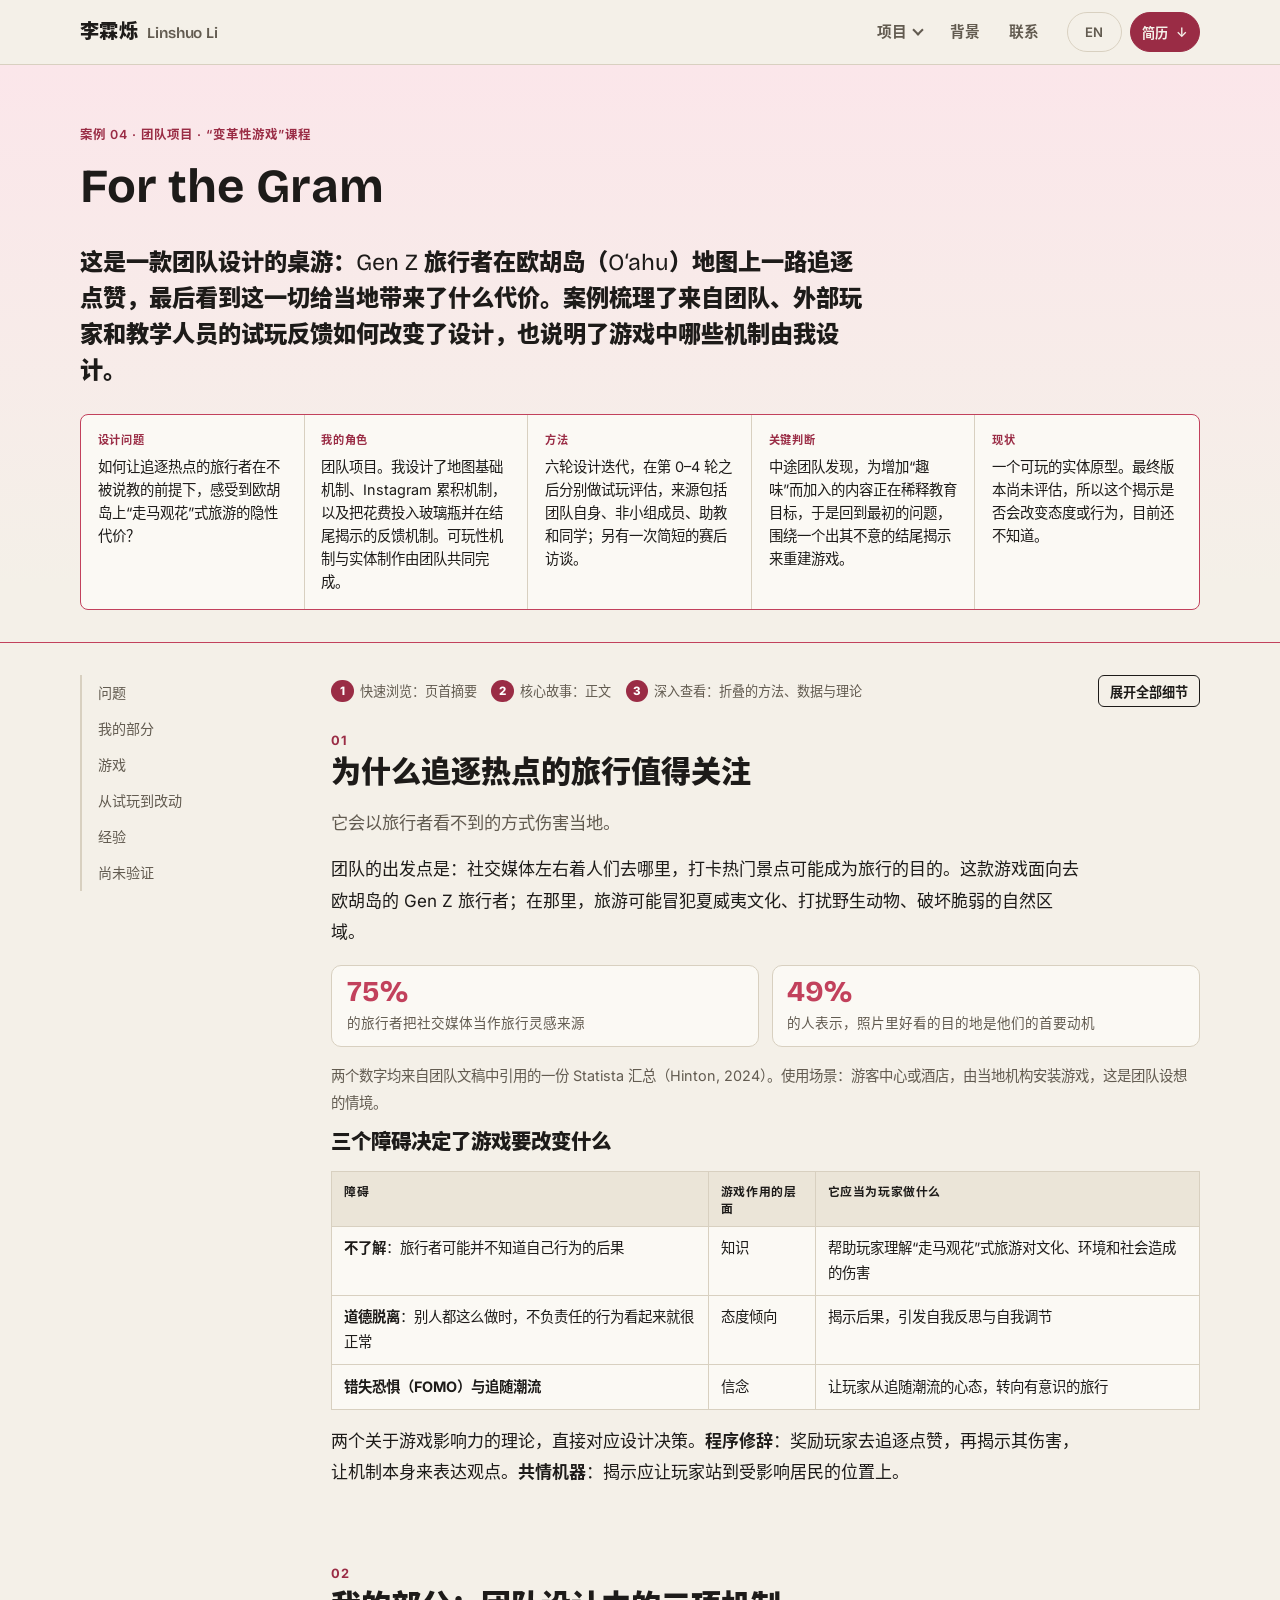
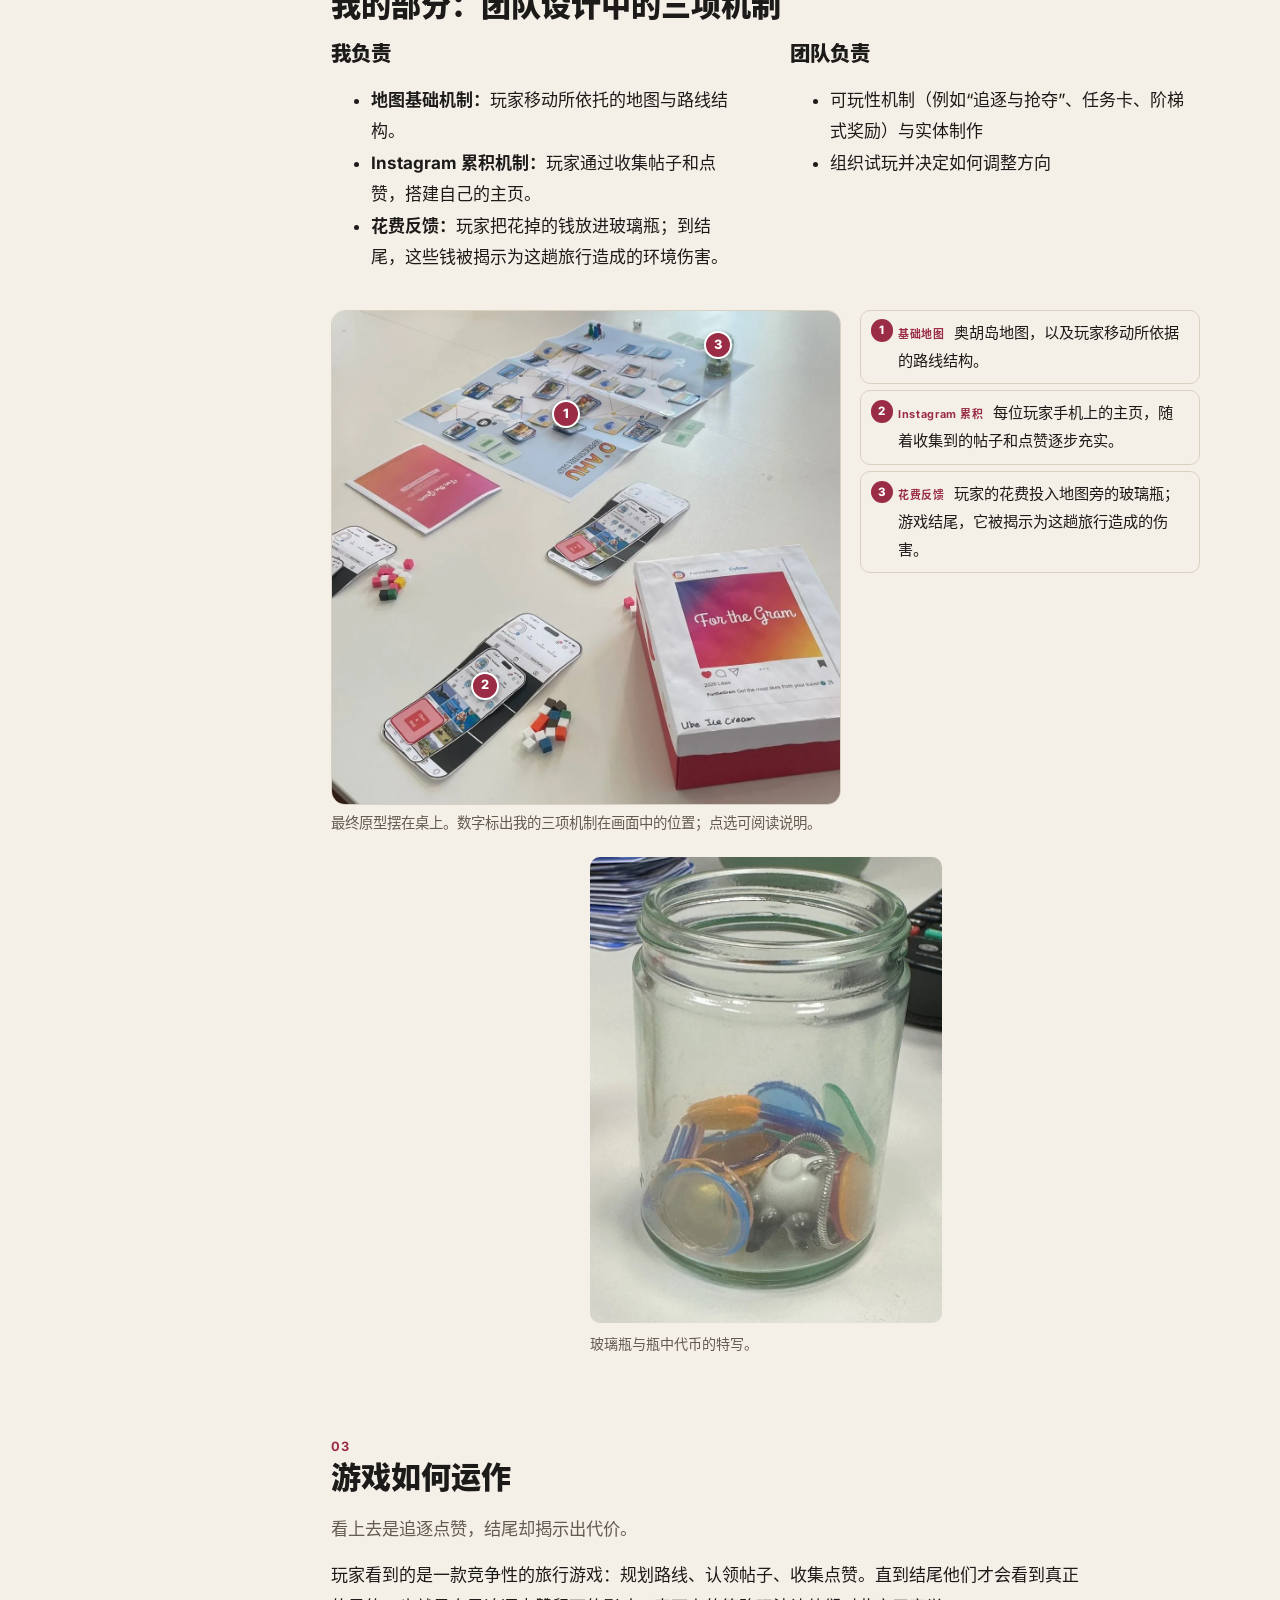
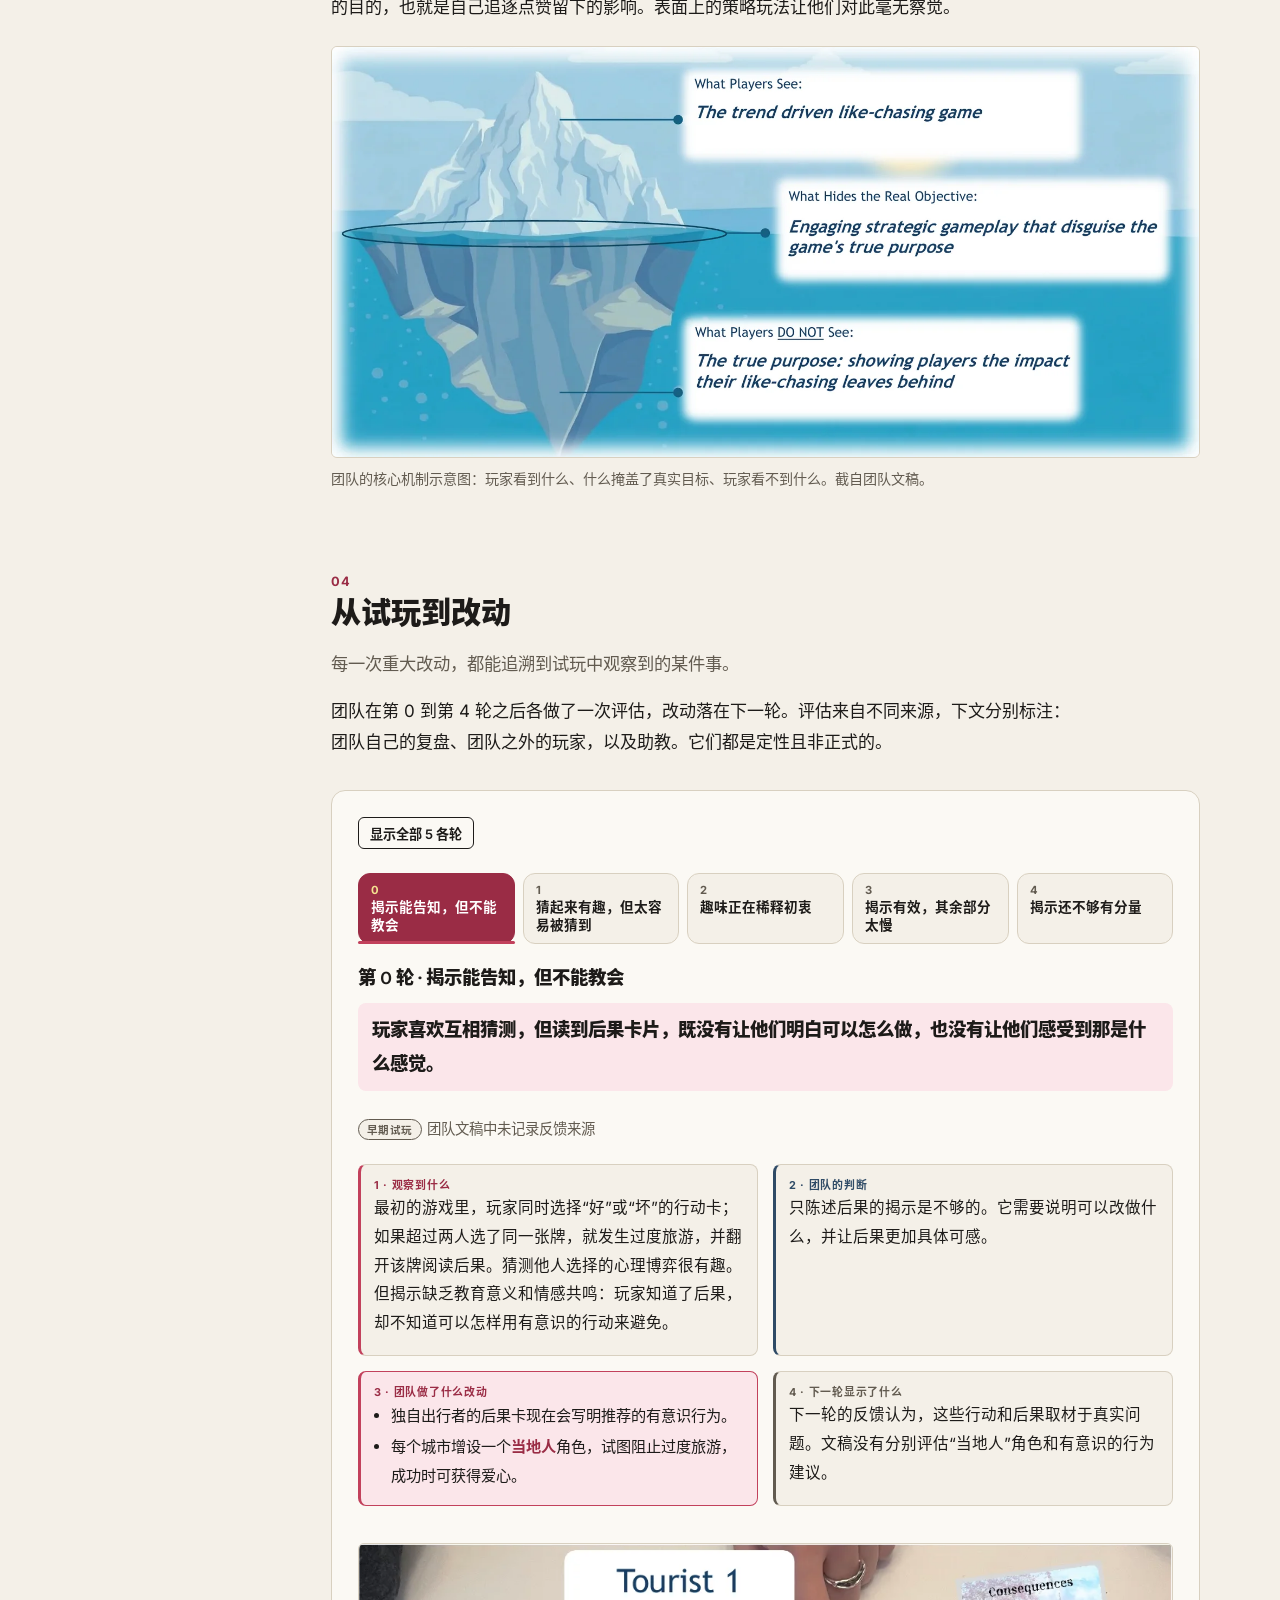
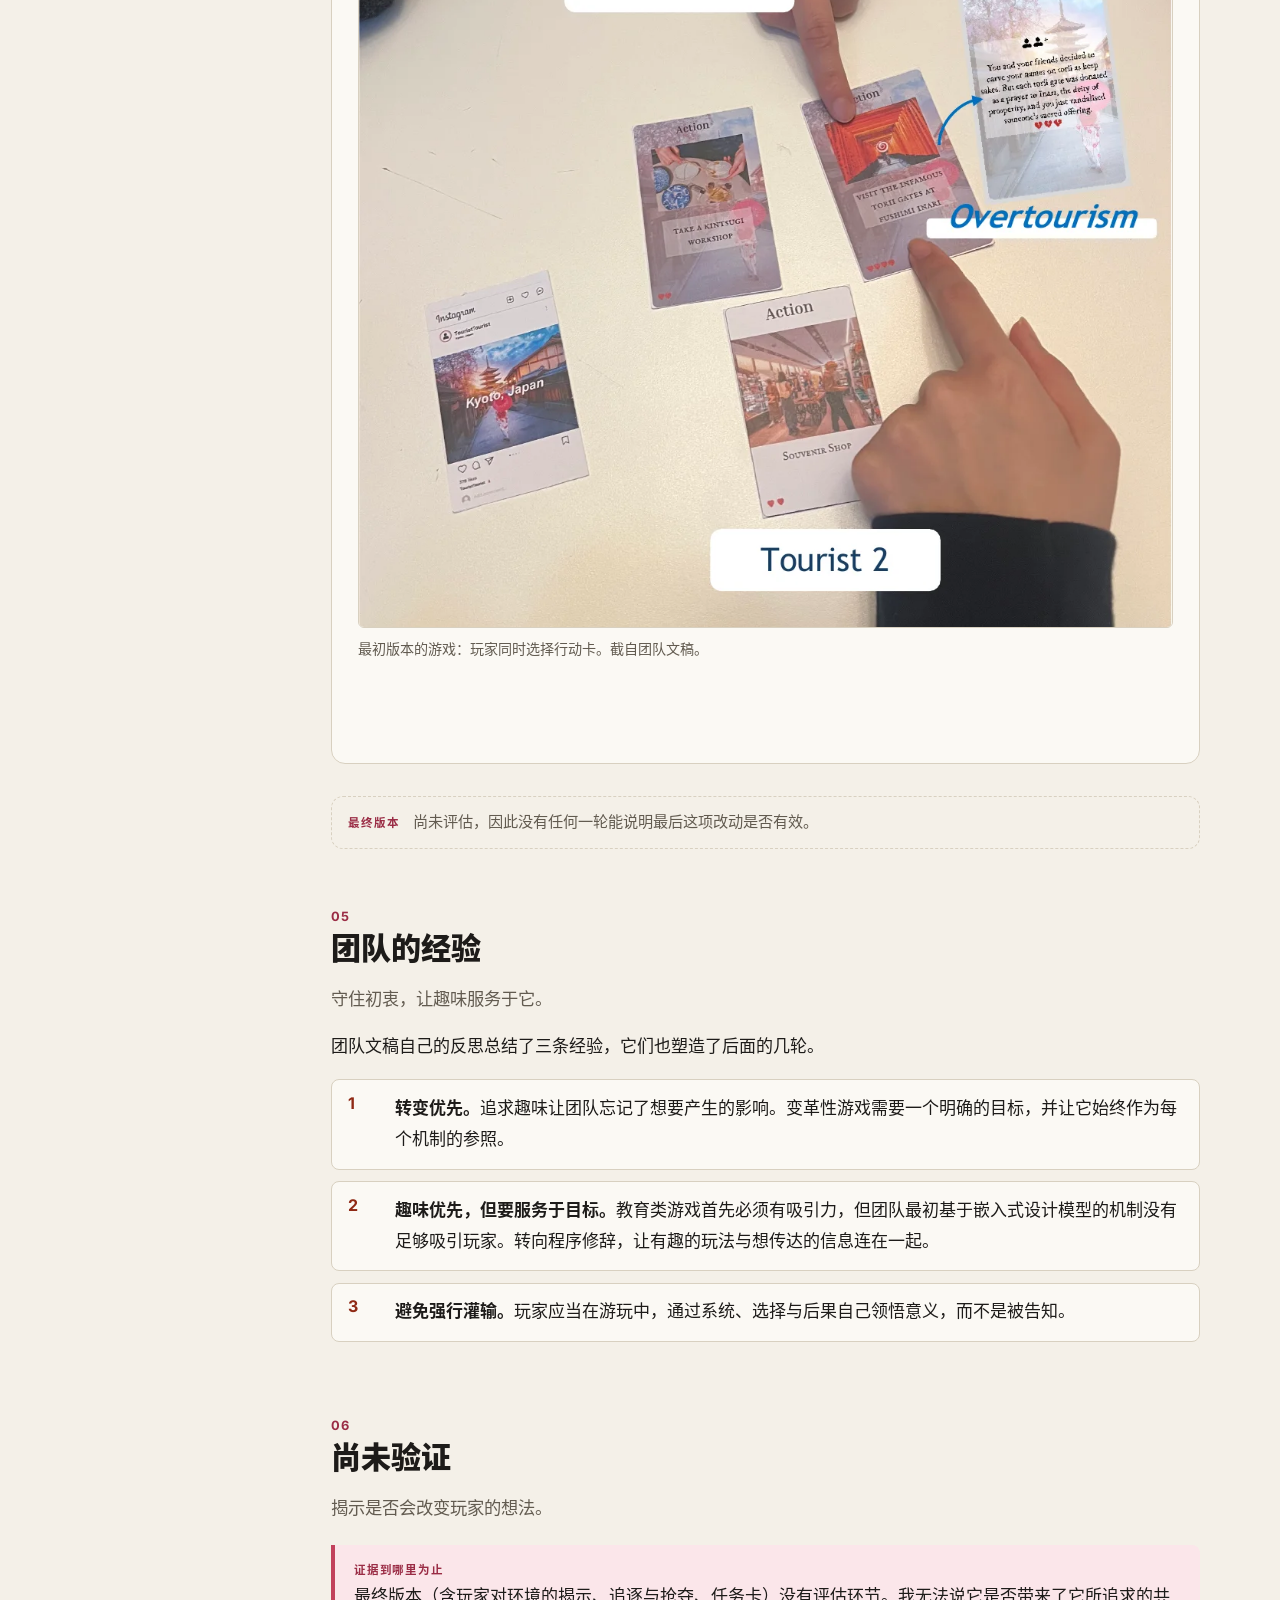
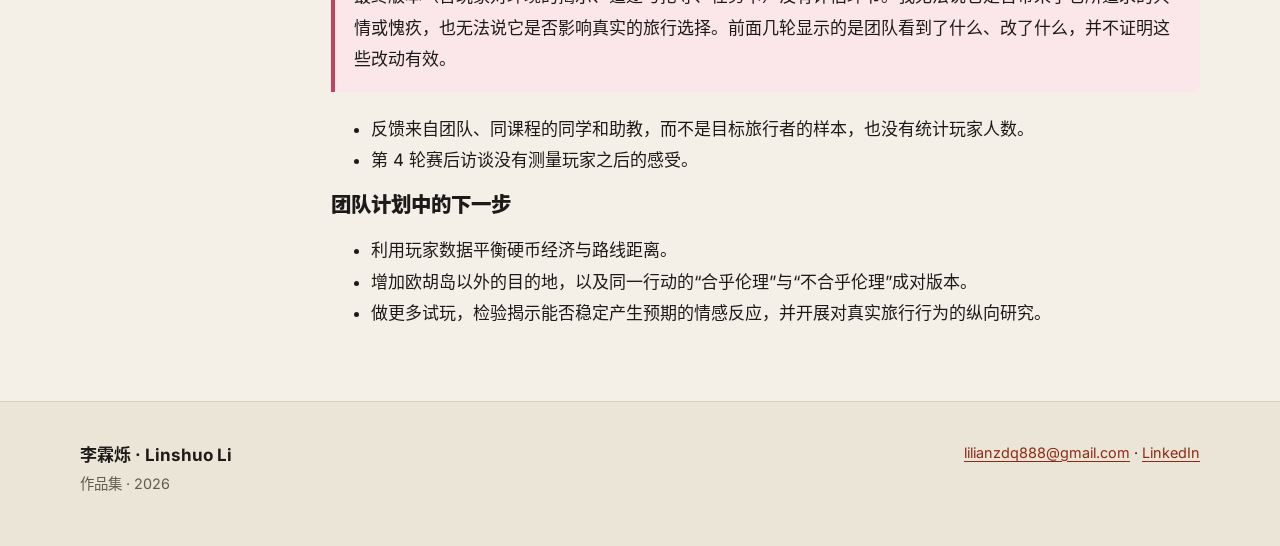
<file: projects/for-the-gram.html>
<!DOCTYPE html>

<html data-desc-en="Case study: a team board game, how playtest feedback changed the design, and the three mechanics I designed." data-desc-zh="案例研究：团队桌游，试玩反馈如何改变设计，以及我负责的三项机制。" data-mode="final" data-root="../" data-title-en="For the Gram — Linshuo Li" data-title-zh="For the Gram — 李霖烁" lang="zh-CN">
<head>
<meta charset="utf-8"/>
<meta content="width=device-width,initial-scale=1" name="viewport"/>
<meta charset="utf-8"/>
<meta content="width=device-width,initial-scale=1" name="viewport"/>
<title>For the Gram — 李霖烁</title>
<meta content="案例研究：团队桌游，试玩反馈如何改变设计，以及我负责的三项机制。" name="description"/>
<script>(function(d){try{var u=new URLSearchParams(location.search),l=u.get("lang");if(l!=="en"&&l!=="zh"){l=null;try{l=localStorage.getItem("lang")}catch(e){}}d.lang=l==="en"?"en":"zh-CN";var t=u.get("track");t=t==="uxr"?"all":t;d.setAttribute("data-track",t==="games"||t==="pm"?t:"all");d.classList.add("js");if(u.get("mode")==="final")d.setAttribute("data-mode","final")}catch(e){}})(document.documentElement)</script>
<link href="../assets/css/main.css" rel="stylesheet"/>
<link href="../assets/css/v2.css" rel="stylesheet"/>
<link href="../assets/css/fonts.css" rel="stylesheet"/>
<link href="../assets/css/v4.css" rel="stylesheet"/>
<link href="../assets/css/v5.css" rel="stylesheet"/>
</head>
<body data-theme="gram">
<a class="skip" data-no-i18n="" href="#main"><span lang="zh-CN">跳到正文</span><span lang="en">Skip to content</span></a>

<header class="top v4" data-no-i18n=""><div class="wrap hdr">
<a class="brand" href="../index.html"><span class="bz" lang="zh-CN">李霖烁</span><span class="be">Linshuo Li</span></a>
<nav aria-label="主导航" class="nav" data-en-aria-label="Main" data-i18n="aria-label" data-zh-aria-label="主导航">
<a class="navlink nojs" href="../index.html#work"><span lang="zh-CN">项目</span><span lang="en">Projects</span></a>
<button aria-controls="projMenu" aria-expanded="false" class="navbtn" data-menu-btn="" data-menu-hover="" type="button"><span lang="zh-CN">项目</span><span lang="en">Projects</span><i aria-hidden="true" class="chev"></i></button>
<a class="navlink" href="../index.html#about"><span lang="zh-CN">背景</span><span lang="en">Background</span></a>
<a class="navlink" href="../index.html#contact"><span lang="zh-CN">联系</span><span lang="en">Contact</span></a>
</nav>
<div class="hdr-r">
<button aria-label="Switch to English" class="btn sm ghost" id="langBtn" type="button"><span aria-hidden="true" lang="zh-CN">EN</span></button>
<a class="btn sm solid cvbtn" data-cv="current" download="" href="../docs/cv-uxr-zh.pdf"><span lang="zh-CN">简历</span><span lang="en">CV</span><span aria-hidden="true"> ↓</span></a>
<button aria-controls="projMenu" aria-expanded="false" class="btn sm menu-btn" data-menu-btn="" type="button"><span lang="zh-CN">菜单</span><span lang="en">Menu</span></button>
</div>
</div>
<div aria-label="项目" class="pmenu" data-en-aria-label="Projects" data-i18n="aria-label" data-zh-aria-label="项目" hidden="" id="projMenu" role="region"></div></header>
<main id="main">
<div class="p-hero"><div class="wrap">
<p class="eyebrow"><span lang="zh-CN">案例 04 · 团队项目 · “变革性游戏”课程</span><span lang="en">Case study 04 · Team project · Transformational Play module</span></p>
<h1><span lang="zh-CN">For the Gram</span><span lang="en">For the Gram</span></h1>
<p class="positioning" style="margin-bottom:0"><span lang="zh-CN">这是一款团队设计的桌游：Gen Z 旅行者在欧胡岛（O‘ahu）地图上一路追逐点赞，最后看到这一切给当地带来了什么代价。案例梳理了来自团队、外部玩家和教学人员的试玩反馈如何改变了设计，也说明了游戏中哪些机制由我设计。</span><span lang="en">A team board game in which Gen Z travellers chase likes across a map of O‘ahu, then see what that cost the place. The case traces how playtest feedback, from the team, outside players and teaching staff, changed the design, and which parts of the game were my mechanics.</span></p>
<div class="summary">
<div><span lang="zh-CN"><b>设计问题</b>如何让追逐热点的旅行者在不被说教的前提下，感受到欧胡岛上“走马观花”式旅游的隐性代价？</span><span lang="en"><b>Design problem</b>How can a game help trend-chasing travellers feel the hidden cost of mindless tourism on O‘ahu without lecturing them?</span></div>
<div><span lang="zh-CN"><b>我的角色</b>团队项目。我设计了地图基础机制、Instagram 累积机制，以及把花费投入玻璃瓶并在结尾揭示的反馈机制。可玩性机制与实体制作由团队共同完成。</span><span lang="en"><b>My role</b>Team project. I designed the base map mechanic, the Instagram accumulation mechanic, and the glass-jar spending feedback with its end reveal. Playability mechanics and physical production were done by the team.</span></div>
<div><span lang="zh-CN"><b>方法</b>六轮设计迭代，在第 0–4 轮之后分别做试玩评估，来源包括团队自身、非小组成员、助教和同学；另有一次简短的赛后访谈。</span><span lang="en"><b>Methods</b>Six design iterations, with a playtest evaluation after rounds 0–4 from different sources: the team, non-group players, teaching assistants and peers; one quick post-game interview.</span></div>
<div><span lang="zh-CN"><b>关键判断</b>中途团队发现，为增加“趣味”而加入的内容正在稀释教育目标，于是回到最初的问题，围绕一个出其不意的结尾揭示来重建游戏。</span><span lang="en"><b>Key judgement</b>Mid-way the team saw that added “fun” was diluting the educational aim. It went back to the original problem and built the game around a blind-sided end reveal.</span></div>
<div><span lang="zh-CN"><b>现状</b>一个可玩的实体原型。最终版本尚未评估，所以这个揭示是否会改变态度或行为，目前还不知道。</span><span lang="en"><b>Status</b>A working physical prototype. The final version has not been evaluated, so whether the reveal changes attitudes or behaviour is not yet known.</span></div>
</div></div></div>
<div class="wrap layout">
<nav aria-label="本页目录" class="toc" data-en-aria-label="On this page" data-i18n="aria-label" data-zh-aria-label="本页目录"><span lang="zh-CN"><a href="#context">问题</a><a href="#role">我的部分</a><a href="#design">游戏</a><a href="#iterations">从试玩到改动</a><a href="#lessons">经验</a><a href="#limits">尚未验证</a></span><span lang="en"><a href="#context">The problem</a><a href="#role">My part</a><a href="#design">The game</a><a href="#iterations">Playtest to change</a><a href="#lessons">Lessons</a><a href="#limits">Not yet validated</a></span></nav>
<article>
<div class="deep-ctl" data-no-i18n=""><ul aria-label="阅读层次" class="layers" data-en-aria-label="Reading layers" data-i18n="aria-label" data-zh-aria-label="阅读层次"><li><b>1</b> <span lang="zh-CN">快速浏览：页首摘要</span><span lang="en">Quick scan: the summary above</span></li><li><b>2</b> <span lang="zh-CN">核心故事：正文</span><span lang="en">Core story: the main text</span></li><li><b>3</b> <span lang="zh-CN">深入查看：折叠的方法、数据与理论</span><span lang="en">Deep dive: folded methods, data and theory</span></li></ul>
<button aria-pressed="false" class="btn sm" data-expand-all="" type="button"><span class="s-off"><span lang="zh-CN">展开全部细节</span><span lang="en">Expand all details</span></span><span class="s-on"><span lang="zh-CN">收起细节</span><span lang="en">Collapse details</span></span></button></div>
<section id="context"><h2><span class="n">01</span><span lang="zh-CN">为什么追逐热点的旅行值得关注</span><span lang="en">Why trend-chasing travel matters</span></h2><p class="h2-sub"><span lang="zh-CN">它会以旅行者看不到的方式伤害当地。</span><span lang="en">It harms places in ways travellers do not see.</span></p>
<p class="read"><span lang="zh-CN">团队的出发点是：社交媒体左右着人们去哪里，打卡热门景点可能成为旅行的目的。这款游戏面向去欧胡岛的 Gen Z 旅行者；在那里，旅游可能冒犯夏威夷文化、打扰野生动物、破坏脆弱的自然区域。</span><span lang="en">The team’s starting point: social media shapes where people go, and checking off a trending spot can become the purpose of the trip. The game targets Gen Z travellers on O‘ahu, where tourism can disrespect Hawaiian culture, disturb wildlife and damage fragile natural areas.</span></p>
<div class="facts-strip"><div><b>75%</b><span><span lang="zh-CN">的旅行者把社交媒体当作旅行灵感来源</span><span lang="en">of travellers use social media as inspiration for travel</span></span></div><div><b>49%</b><span><span lang="zh-CN">的人表示，照片里好看的目的地是他们的首要动机</span><span lang="en">say a destination that looks great in photos is their number one motivation</span></span></div></div>
<p class="small muted"><span lang="zh-CN">两个数字均来自团队文稿中引用的一份 Statista 汇总（Hinton, 2024）。使用场景：游客中心或酒店，由当地机构安装游戏，这是团队设想的情境。</span><span lang="en">Both figures from a Statista summary cited in the team deck (Hinton, 2024). Setting: a tourist centre or hotel, with the game installed by a local agency, as the team imagined it.</span></p>
<h3><span lang="zh-CN">三个障碍决定了游戏要改变什么</span><span lang="en">Three barriers set what the game has to change</span></h3>
<div class="tbl-wrap"><table class="tbl"><thead><tr><th><span lang="zh-CN">障碍</span><span lang="en">Barrier</span></th><th><span lang="zh-CN">游戏作用的层面</span><span lang="en">Level the game works on</span></th><th><span lang="zh-CN">它应当为玩家做什么</span><span lang="en">What it should do for the player</span></th></tr></thead><tbody>
<tr><td><span lang="zh-CN"><b>不了解</b>：旅行者可能并不知道自己行为的后果</span><span lang="en"><b>Unfamiliarity</b>: travellers may not know the consequences of what they do</span></td><td><span lang="zh-CN">知识</span><span lang="en">Knowledge</span></td><td><span lang="zh-CN">帮助玩家理解“走马观花”式旅游对文化、环境和社会造成的伤害</span><span lang="en">Help players understand the cultural, environmental and social harm of mindless tourism</span></td></tr>
<tr><td><span lang="zh-CN"><b>道德脱离</b>：别人都这么做时，不负责任的行为看起来就很正常</span><span lang="en"><b>Moral disengagement</b>: irresponsible behaviour looks normal when others do it</span></td><td><span lang="zh-CN">态度倾向</span><span lang="en">Disposition</span></td><td><span lang="zh-CN">揭示后果，引发自我反思与自我调节</span><span lang="en">Reveal consequences to trigger self-reflection and self-regulation</span></td></tr>
<tr><td><b><span lang="zh-CN">错失恐惧（FOMO）与追随潮流</span><span lang="en">FOMO and trend following</span></b></td><td><span lang="zh-CN">信念</span><span lang="en">Belief</span></td><td><span lang="zh-CN">让玩家从追随潮流的心态，转向有意识的旅行</span><span lang="en">Shift players from a trend-following mindset toward intentional travel</span></td></tr>
</tbody></table></div>
<p class="read"><span lang="zh-CN">两个关于游戏影响力的理论，直接对应设计决策。<b>程序修辞</b>：奖励玩家去追逐点赞，再揭示其伤害，让机制本身来表达观点。<b>共情机器</b>：揭示应让玩家站到受影响居民的位置上。</span><span lang="en">Two game-impact theories sit directly on the design decisions. <b>Procedural rhetoric</b>: reward players for chasing likes, then reveal the harm, so the mechanics themselves make the argument. <b>Empathy machines</b>: the reveal should put players in the position of the residents affected.</span></p></section>
<section id="role"><h2><span class="n">02</span><span lang="zh-CN">我的部分：团队设计中的三项机制</span><span lang="en">My part: three mechanics inside a team design</span></h2>
<div class="two"><div><h3><span lang="zh-CN">我负责</span><span lang="en">Mine</span></h3><ul><li><span lang="zh-CN"><b>地图基础机制：</b>玩家移动所依托的地图与路线结构。</span><span lang="en"><b>Base map mechanic:</b> the map and route structure players move across.</span></li><li><span lang="zh-CN"><b>Instagram 累积机制：</b>玩家通过收集帖子和点赞，搭建自己的主页。</span><span lang="en"><b>Instagram accumulation mechanic:</b> players build their own profile by collecting posts and likes.</span></li><li><span lang="zh-CN"><b>花费反馈：</b>玩家把花掉的钱放进玻璃瓶；到结尾，这些钱被揭示为这趟旅行造成的环境伤害。</span><span lang="en"><b>Spending feedback:</b> players put what they spend into a glass jar; at the end it is revealed as the environmental harm their trip caused.</span></li></ul></div>
<div><h3><span lang="zh-CN">团队负责</span><span lang="en">Team</span></h3><ul><li><span lang="zh-CN">可玩性机制（例如“追逐与抢夺”、任务卡、阶梯式奖励）与实体制作</span><span lang="en">Playability mechanics (for example Chase &amp; Steal, mission cards, tiered rewards) and the physical production</span></li><li><span lang="zh-CN">组织试玩并决定如何调整方向</span><span lang="en">Running the playtests and deciding how to change course</span></li></ul></div></div>
<div class="cmp-row hot-wrap"><figure class="hot-fig"><div class="cmp-img"><img alt="照片：最终原型摆在桌上，奥胡岛地图右上角放着一个玻璃瓶，旁边是两张显示 Instagram 风格主页的手机卡和游戏盒" data-en-alt="Photo of the final prototype on a table: the O‘ahu map with a glass jar on its upper-right corner, two phone cards showing Instagram-style profiles, and the game box" data-i18n="alt" data-zh-alt="照片：最终原型摆在桌上，奥胡岛地图右上角放着一个玻璃瓶，旁边是两张显示 Instagram 风格主页的手机卡和游戏盒" height="1120" loading="lazy" src="../assets/img/gram/jar-overview.webp" width="1152"/><button aria-label="机制 1：基础地图" class="mk v2" data-en-aria-label="Mechanic 1: base map" data-i18n="aria-label" data-m="1" data-zh-aria-label="机制 1：基础地图" style="left:46%;top:21%" type="button">1</button><button aria-label="机制 2：Instagram 累积" class="mk v2" data-en-aria-label="Mechanic 2: Instagram accumulation" data-i18n="aria-label" data-m="2" data-zh-aria-label="机制 2：Instagram 累积" style="left:30%;top:76%" type="button">2</button><button aria-label="机制 3：玻璃瓶花费反馈" class="mk v2" data-en-aria-label="Mechanic 3: glass jar spending feedback" data-i18n="aria-label" data-m="3" data-zh-aria-label="机制 3：玻璃瓶花费反馈" style="left:76%;top:7%" type="button">3</button></div><figcaption><span lang="zh-CN">最终原型摆在桌上。数字标出我的三项机制在画面中的位置；点选可阅读说明。</span><span lang="en">The final prototype on the table. The numbers mark where my three mechanics appear; select one to read it.</span></figcaption></figure>
<ol class="cmp-notes"><li data-m="1" data-ver="v2"><span lang="zh-CN"><b>基础地图</b> 奥胡岛地图，以及玩家移动所依据的路线结构。</span><span lang="en"><b>Base map</b> The O‘ahu map and the route structure players move across.</span></li><li data-m="2" data-ver="v2"><span lang="zh-CN"><b>Instagram 累积</b> 每位玩家手机上的主页，随着收集到的帖子和点赞逐步充实。</span><span lang="en"><b>Instagram accumulation</b> Each player’s phone profile fills with the posts and likes they collect.</span></li><li data-m="3" data-ver="v2"><span lang="zh-CN"><b>花费反馈</b> 玩家的花费投入地图旁的玻璃瓶；游戏结尾，它被揭示为这趟旅行造成的伤害。</span><span lang="en"><b>Spending feedback</b> What players spend goes into the glass jar beside the map; at the end it is revealed as the harm their trip caused.</span></li></ol></div>
<figure class="fig fig-narrow"><img alt="玻璃瓶特写，里面是彩色圆形代币和一个小摆件" data-en-alt="Close-up of the glass jar holding coloured round tokens and a small figure" data-i18n="alt" data-zh-alt="玻璃瓶特写，里面是彩色圆形代币和一个小摆件" height="954" loading="lazy" src="../assets/img/gram/jar-detail.webp" width="720"/><figcaption><span lang="zh-CN">玻璃瓶与瓶中代币的特写。</span><span lang="en">Close-up of the jar and its tokens.</span></figcaption></figure>
</section>
<section id="design"><h2><span class="n">03</span><span lang="zh-CN">游戏如何运作</span><span lang="en">How the game works</span></h2><p class="h2-sub"><span lang="zh-CN">看上去是追逐点赞，结尾却揭示出代价。</span><span lang="en">It looks like like-chasing and ends as a reveal of cost.</span></p>
<p class="read"><span lang="zh-CN">玩家看到的是一款竞争性的旅行游戏：规划路线、认领帖子、收集点赞。直到结尾他们才会看到真正的目的，也就是自己追逐点赞留下的影响。表面上的策略玩法让他们对此毫无察觉。</span><span lang="en">Players see a competitive travel game: plan a route, claim posts, collect likes. What they do not see until the end is the real purpose, showing the impact their like-chasing leaves behind. Strategic play on the surface keeps them from suspecting it.</span></p>
<figure class="fig"><button aria-label="放大：冰山示意图：玩家看到什么、什么掩盖了目标、玩家看不到什么" class="zoom" data-en-aria-label="Enlarge: iceberg diagram of what players see, what hides the objective, and what players do not see" data-i18n="aria-label" data-zh-aria-label="放大：冰山示意图：玩家看到什么、什么掩盖了目标、玩家看不到什么" type="button"><img alt="冰山示意图：玩家看到的是追逐热点的点赞游戏；有趣的玩法掩盖了真实目标；玩家看不到自己追逐点赞带来的影响" data-en-alt="Iceberg diagram: players see a trend-driven like-chasing game; engaging gameplay hides the real objective; players do not see the impact of their like-chasing" data-i18n="alt" data-zh-alt="冰山示意图：玩家看到的是追逐热点的点赞游戏；有趣的玩法掩盖了真实目标；玩家看不到自己追逐点赞带来的影响" height="758" src="../assets/img/gram/iceberg.webp" width="1600"/></button><figcaption><span lang="zh-CN">团队的核心机制示意图：玩家看到什么、什么掩盖了真实目标、玩家看不到什么。截自团队文稿。</span><span lang="en">The team’s core-mechanics diagram: what players see, what hides the real objective, and what they do not see. Cropped from the team deck.</span></figcaption></figure>
</section>
<section id="iterations"><h2><span class="n">04</span><span lang="zh-CN">从试玩到改动</span><span lang="en">From playtests to changes</span></h2><p class="h2-sub"><span lang="zh-CN">每一次重大改动，都能追溯到试玩中观察到的某件事。</span><span lang="en">Each major change traces back to something observed in a playtest.</span></p>
<p class="read"><span lang="zh-CN">团队在第 0 到第 4 轮之后各做了一次评估，改动落在下一轮。评估来自不同来源，下文分别标注：团队自己的复盘、团队之外的玩家，以及助教。它们都是定性且非正式的。</span><span lang="en">The team ran an evaluation after rounds 0 to 4, and its changes landed in the next round. Evaluations came from different sources and are labelled below: the team’s own review, players outside the team, and teaching assistants. They are qualitative and informal.</span></p>
<div class="jx" data-en-data-explorer="Playtest rounds" data-en-data-noun="rounds" data-explorer="试玩轮次" data-i18n="data-explorer,data-noun" data-noun="各轮" data-zh-data-explorer="试玩轮次" data-zh-data-noun="各轮"><div class="jx-slot"></div>
<section class="jx-panel chain-panel c4" data-en-data-short="Reveal informs, does not teach" data-i18n="data-short" data-no="0" data-short="揭示能告知，但不能教会" data-zh-data-short="揭示能告知，但不能教会" id="jx-g0"><h4><span lang="zh-CN">第 0 轮 · 揭示能告知，但不能教会</span><span lang="en">Round 0 · Reveal informs, does not teach</span></h4><p class="jx-insight"><span lang="zh-CN">玩家喜欢互相猜测，但读到后果卡片，既没有让他们明白可以怎么做，也没有让他们感受到那是什么感觉。</span><span lang="en">Players enjoyed predicting each other, but reading a consequence card taught them neither what to do instead nor how it felt.</span></p>
<p class="src"><span lang="zh-CN"><span class="srcchip tm">早期试玩</span> <span class="muted small">团队文稿中未记录反馈来源</span></span><span lang="en"><span class="srcchip tm">Early playtest</span> <span class="muted small">Feedback source not recorded in the team deck</span></span></p>
<div class="jx-row evid2"><b><span lang="zh-CN">1 · 观察到什么</span><span lang="en">1 · What was observed</span></b><p><span lang="zh-CN">最初的游戏里，玩家同时选择“好”或“坏”的行动卡；如果超过两人选了同一张牌，就发生过度旅游，并翻开该牌阅读后果。猜测他人选择的心理博弈很有趣。但揭示缺乏教育意义和情感共鸣：玩家知道了后果，却不知道可以怎样用有意识的行动来避免。</span><span lang="en">In the initial game, players chose “good” or “bad” action cards at the same time; if more than two chose the same card, overtourism occurred and the card was flipped to read its consequences. The mind game of predicting others’ choices was fun. The reveal lacked education and emotional resonance: players learned the consequences but not the mindful actions that prevent them.</span></p></div>
<div class="jx-row theory"><b><span lang="zh-CN">2 · 团队的判断</span><span lang="en">2 · Team’s judgement</span></b><p><span lang="zh-CN">只陈述后果的揭示是不够的。它需要说明可以改做什么，并让后果更加具体可感。</span><span lang="en">A reveal that only states consequences is not enough. It needs to show what to do instead, and make the consequence more tangible.</span></p></div>
<div class="jx-row resp"><b><span lang="zh-CN">3 · 团队做了什么改动</span><span lang="en">3 · What the team changed</span></b><ul><li><span lang="zh-CN">独自出行者的后果卡现在会写明推荐的有意识行为。</span><span lang="en">Consequence cards for a lone traveller now name the recommended mindful behaviour.</span></li><li><span lang="zh-CN">每个城市增设一个<b>当地人</b>角色，试图阻止过度旅游，成功时可获得爱心。</span><span lang="en">A <b>Local</b> role per city tries to block overtourism and earns hearts when it succeeds.</span></li></ul></div>
<div class="jx-row nxt"><b><span lang="zh-CN">4 · 下一轮显示了什么</span><span lang="en">4 · What the next round showed</span></b><p><span lang="zh-CN">下一轮的反馈认为，这些行动和后果取材于真实问题。文稿没有分别评估“当地人”角色和有意识的行为建议。</span><span lang="en">The next round’s feedback said the actions and consequences were grounded in real issues. The deck does not evaluate the Local role or the mindful advice separately.</span></p></div><figure class="fig"><button aria-label="放大：最初的游戏，两位玩家正在选择行动卡" class="zoom" data-en-aria-label="Enlarge: the initial game, two players choosing action cards" data-i18n="aria-label" data-zh-aria-label="放大：最初的游戏，两位玩家正在选择行动卡" type="button"><img alt="最初版本的游戏中，几只手在桌上选择行动卡" data-en-alt="Hands choosing action cards on a table in the initial version of the game" data-i18n="alt" data-zh-alt="最初版本的游戏中，几只手在桌上选择行动卡" height="891" src="../assets/img/gram/iteration-0.webp" width="1061"/></button><figcaption><span lang="zh-CN">最初版本的游戏：玩家同时选择行动卡。截自团队文稿。</span><span lang="en">The initial game: players choose action cards at the same time. Cropped from the team deck.</span></figcaption></figure></section><section class="jx-panel chain-panel c4" data-en-data-short="Fun to predict, but too predictable" data-i18n="data-short" data-no="1" data-short="猜起来有趣，但太容易被猜到" data-zh-data-short="猜起来有趣，但太容易被猜到" id="jx-g1"><h4><span lang="zh-CN">第 1 轮 · 猜起来有趣，但太容易被猜到</span><span lang="en">Round 1 · Fun to predict, but too predictable</span></h4><p class="jx-insight"><span lang="zh-CN">玩家觉得内容真实，但选择太容易预测：大多数人直接拿爱心最多的那张牌。</span><span lang="en">Players found the content real but the choices predictable: most simply took the card with the most hearts.</span></p>
<p class="src"><span lang="zh-CN"><span class="srcchip ext">非小组成员</span> <span class="muted small">团队之外的玩家</span></span><span lang="en"><span class="srcchip ext">Non-group members</span> <span class="muted small">Players from outside the team</span></span></p>
<div class="jx-row evid2"><b><span lang="zh-CN">1 · 观察到什么</span><span lang="en">1 · What was observed</span></b><p><span lang="zh-CN">优点：行动和后果基于真实问题，有助于代入情境和教育。不够好玩、策略有限：他人的选择很容易预测（很可能是爱心最多的那张牌），唯一的决定是跟随这个选择，还是赌一把做“落单的旅行者”，而可用的行动取决于运气。</span><span lang="en">Good: the actions and consequences are based on real issues, which helps contextualisation and education. Not fun, with limited strategy: others’ choices were easy to predict (likely the card with the most hearts), the only decision was whether to follow that or gamble on being the lone traveller, and the available actions were down to chance.</span></p></div>
<div class="jx-row theory"><b><span lang="zh-CN">2 · 团队的判断</span><span lang="en">2 · Team’s judgement</span></b><p><span lang="zh-CN">游戏需要更多策略性的选择，但团队的问题是：如何在不丢掉教育重点的前提下做到这一点。</span><span lang="en">The game needs more strategic choice, but the team asked how to get it without losing the educational point.</span></p></div>
<div class="jx-row resp"><b><span lang="zh-CN">3 · 团队做了什么改动</span><span lang="en">3 · What the team changed</span></b><ul><li><span lang="zh-CN">尝试加入额外限制（时间、金钱），引入资源管理。</span><span lang="en">Explored added constraints (time, money) to introduce resource management.</span></li><li><span lang="zh-CN">尝试引入竞价机制，加剧对行动的争夺。</span><span lang="en">Explored a bidding mechanism to intensify competition for actions.</span></li></ul></div>
<div class="jx-row nxt"><b><span lang="zh-CN">4 · 下一轮显示了什么</span><span lang="en">4 · What the next round showed</span></b><p><span lang="zh-CN">下一轮中团队自己的复盘认为，新增的“趣味”元素并不能促成转变，反而稀释了教育意义。</span><span lang="en">The team’s own review in the next round concluded that the added “fun” elements did not support the transformation and diluted the education.</span></p></div></section><section class="jx-panel chain-panel c4" data-en-data-short="Fun was diluting the purpose" data-i18n="data-short" data-no="2" data-short="趣味正在稀释初衷" data-zh-data-short="趣味正在稀释初衷" id="jx-g2"><h4><span lang="zh-CN">第 2 轮 · 趣味正在稀释初衷</span><span lang="en">Round 2 · Fun was diluting the purpose</span></h4><p class="jx-insight"><span lang="zh-CN">团队判断，自己加入的趣味元素正在把游戏从初衷上拉开，于是回到最初的问题。</span><span lang="en">The team judged that the fun elements it had added were pulling the game away from its purpose, and went back to the original problem.</span></p>
<p class="src"><span lang="zh-CN"><span class="srcchip int">团队自己的复盘</span> <span class="muted small">内部评估，不是玩家反馈</span></span><span lang="en"><span class="srcchip int">Team’s own review</span> <span class="muted small">Internal evaluation, not player feedback</span></span></p>
<div class="jx-row evid2"><b><span lang="zh-CN">1 · 观察到什么</span><span lang="en">1 · What was observed</span></b><p><span lang="zh-CN">新增的策略元素不一定能促成转变。它们稀释了教育意义，玩法也过度聚焦于过度旅游，而偏离了游戏本来要聚焦的问题。</span><span lang="en">The added strategic elements did not necessarily support the transformation. They diluted the education, and the gameplay had become too focused on overtourism rather than the issues the game was meant to centre on.</span></p></div>
<div class="jx-row theory"><b><span lang="zh-CN">2 · 团队的判断</span><span lang="en">2 · Team’s judgement</span></b><p><span lang="zh-CN">“我们想要解决的主要问题是什么？”答案是追随潮流和不负责任的行为，而不是过度旅游。</span><span lang="en">“What is the main issue we are trying to address?” The answer was trend following and irresponsible actions, not overtourism.</span></p></div>
<div class="jx-row resp"><b><span lang="zh-CN">3 · 团队做了什么改动</span><span lang="en">3 · What the team changed</span></b><ul><li><span lang="zh-CN">不再把过度旅游作为核心机制。</span><span lang="en">Dropped overtourism as the core mechanic.</span></li><li><span lang="zh-CN">改为<b>结尾出其不意的大揭示</b>：第一轮追随潮流、搭建 Instagram 主页；然后揭示；然后重玩一次，这次不造成伤害。团队提到桌游 <i>Train</i> 是这种出其不意式揭示的灵感来源。</span><span lang="en">Moved to a <b>blind-sided big reveal at the end</b>: first round, follow trends to build an Instagram profile; then the reveal; then replay without causing damage. The team cites the board game <i>Train</i> as inspiration for the blind-sided reveal.</span></li><li><span lang="zh-CN">采用追逐点赞、路线规划和步数限制。</span><span lang="en">Adopted like-chasing, route planning and a step constraint.</span></li></ul></div>
<div class="jx-row nxt"><b><span lang="zh-CN">4 · 下一轮显示了什么</span><span lang="en">4 · What the next round showed</span></b><p><span lang="zh-CN">下一轮中助教的反馈：喜欢亲手搭建主页，并认为翻牌揭示“似乎有效”。</span><span lang="en">Teaching-assistant feedback in the next round liked physically building the profile and found the flip-to-reveal “seems to work”.</span></p></div></section><section class="jx-panel chain-panel c4" data-en-data-short="Reveal works; the rest is slow" data-i18n="data-short" data-no="3" data-short="揭示有效，其余部分太慢" data-zh-data-short="揭示有效，其余部分太慢" id="jx-g3"><h4><span lang="zh-CN">第 3 轮 · 揭示有效，其余部分太慢</span><span lang="en">Round 3 · Reveal works; the rest is slow</span></h4><p class="jx-insight"><span lang="zh-CN">助教确认揭示有效，但觉得节奏慢、策略少，第二轮显得多余。</span><span lang="en">Teaching assistants confirmed the reveal worked but found play slow, with little strategy, and the second round redundant.</span></p>
<p class="src"><span lang="zh-CN"><span class="srcchip ta">助教（GTA）</span> <span class="muted small">课程教学人员，不是目标玩家</span></span><span lang="en"><span class="srcchip ta">Teaching assistants (GTAs)</span> <span class="muted small">Course teaching staff, not target players</span></span></p>
<div class="jx-row evid2"><b><span lang="zh-CN">1 · 观察到什么</span><span lang="en">1 · What was observed</span></b><p><span lang="zh-CN">喜欢的：亲手搭建自己的 Instagram 主页；第一轮结尾的翻牌揭示似乎有效。需要改进的：步数限制限制了玩家探索的范围，每回合一步让节奏显得慢，路线规划几乎没有策略选择，第二轮因为揭示已经完成了任务而显得重复。</span><span lang="en">Liked: physically building your own Instagram profile; the flip to reveal at the end of the first round seems to work. Needs work: step constraints limited where players could explore, play felt slow at one step per turn, route planning involved little strategic choice, and the second round felt repetitive because the reveal already did its job.</span></p></div>
<div class="jx-row theory"><b><span lang="zh-CN">2 · 团队的判断</span><span lang="en">2 · Team’s judgement</span></b><p><span lang="zh-CN">保留揭示与实体主页。让节奏更快、更有策略性，并去掉多余的第二轮。</span><span lang="en">Keep the reveal and the physical profile. Make play faster and more strategic, and drop the redundant second round.</span></p></div>
<div class="jx-row resp"><b><span lang="zh-CN">3 · 团队做了什么改动</span><span lang="en">3 · What the team changed</span></b><ul><li><span lang="zh-CN">阶梯式奖励：每个地点有两个帖子，先认领者获得更多点赞。</span><span lang="en">Tiered rewards: two posts per location, the first to claim earns more likes.</span></li><li><span lang="zh-CN">主要约束由步数改为<b>金钱</b>（一步 = 一枚硬币），玩家一回合可以跨越多步。</span><span lang="en">Main constraint changed from steps to <b>money</b> (one step = one coin), so players can jump several steps in a turn.</span></li><li><span lang="zh-CN">限定为<b>一轮加大揭示</b>；“隐藏宝地”移入这一轮，以展示探索的正面结果。</span><span lang="en">Limited to <b>one round plus the big reveal</b>; the “hidden gem” moved into that round to show a positive outcome of exploration.</span></li></ul></div>
<div class="jx-row nxt"><b><span lang="zh-CN">4 · 下一轮显示了什么</span><span lang="en">4 · What the next round showed</span></b><p><span lang="zh-CN">事先不了解游戏的同伴喜欢亲手搭建的过程，觉得一轮加揭示已足以起到教育作用，并在金钱约束下探索得更多。</span><span lang="en">Peers with no prior knowledge enjoyed the physical building, felt one round plus reveal served the education function, and explored more under the money constraint.</span></p></div></section><section class="jx-panel chain-panel c4" data-en-data-short="Reveal is not big enough" data-i18n="data-short" data-no="4" data-short="揭示还不够有分量" data-zh-data-short="揭示还不够有分量" id="jx-g4"><h4><span lang="zh-CN">第 4 轮 · 揭示还不够有分量</span><span lang="en">Round 4 · Reveal is not big enough</span></h4><p class="jx-insight"><span lang="zh-CN">揭示没有让玩家产生足够的感受，游戏也变成了各玩各的“单人征服”。</span><span lang="en">The reveal did not make players feel enough, and play became solo conquest.</span></p>
<p class="src"><span lang="zh-CN"><span class="srcchip ext">事先不了解游戏的同伴 + 内部试玩</span> <span class="muted small">外部玩家与团队自己的试玩</span></span><span lang="en"><span class="srcchip ext">Peers with no prior knowledge + internal playtests</span> <span class="muted small">External players and the team’s own sessions</span></span></p>
<div class="jx-row evid2"><b><span lang="zh-CN">1 · 观察到什么</span><span lang="en">1 · What was observed</span></b><p><span lang="zh-CN">事先不了解游戏的同伴喜欢搭建主页，也喜欢隐藏宝地。但在揭示时，他们了解到后果，却没有足够的共情或愧疚。内部试玩发现玩家之间几乎没有互动：玩家各自分散、独自征服，15 枚硬币的额度让人没有余地去挡别人的路，帖子的布置也需要仔细规划以保证公平。</span><span lang="en">Peers with no prior knowledge enjoyed building the profile and liked the hidden gem. But at the reveal they learned the consequences without enough empathy or guilt. Internal playtests found little player-versus-player interaction: players spread out and conquered alone, the 15-coin allowance left no room to get in others’ way, and posts needed careful mapping for fairness.</span></p></div>
<div class="jx-row theory"><b><span lang="zh-CN">2 · 团队的判断</span><span lang="en">2 · Team’s judgement</span></b><p><span lang="zh-CN">揭示需要被“感受到”，而不只是被“读到”；玩家还需要在地图上相遇的理由。</span><span lang="en">The reveal needs to be felt, not only read, and players need reasons to meet on the map.</span></p></div>
<div class="jx-row resp"><b><span lang="zh-CN">3 · 团队做了什么改动</span><span lang="en">3 · What the team changed</span></b><ul><li><span lang="zh-CN"><b>玩家对环境的揭示：</b>玩家每次为行动付费，硬币都会放进一个玻璃瓶。到结尾，原本看似经济上的富足，被揭示为伤害，硬币把城市模型一点点埋住。</span><span lang="en"><b>Player-versus-environment reveal:</b> every time players pay for an action the coins go into a glass jar. At the end, what looked like economic richness is revealed as damage, with coins burying the city representations.</span></li><li><span lang="zh-CN"><b>追逐与抢夺</b>和<b>任务卡</b>给了玩家穿越全岛、互相干预的理由。</span><span lang="en"><b>Chase &amp; Steal</b> and <b>mission cards</b> give players reasons to cross the island and interfere with each other.</span></li></ul></div>
<div class="jx-row nxt"><b><span lang="zh-CN">4 · 下一轮显示了什么</span><span lang="en">4 · What the next round showed</span></b><p><span lang="zh-CN"><b>尚未观察到。</b>最终版本没有评估，所以新的揭示是否会带来更多共情或愧疚，还未经验证。</span><span lang="en"><b>Not yet observed.</b> There is no evaluation of the final version, so whether the new reveal creates more empathy or guilt is unvalidated.</span></p></div><figure class="fig" style="max-width:420px"><button aria-label="放大：采用玩家对环境揭示、追逐与抢夺和任务卡的版本" class="zoom" data-en-aria-label="Enlarge: the version with the player-versus-environment reveal, Chase and Steal and mission cards" data-i18n="aria-label" data-zh-aria-label="放大：采用玩家对环境揭示、追逐与抢夺和任务卡的版本" type="button"><img alt="游戏板的俯拍图：地图、作为 Instagram 主页的手机，以及任务卡和追逐与抢夺卡" data-en-alt="Top-down view of the game board with the map, phones as Instagram profiles, and mission and Chase and Steal cards" data-i18n="alt" data-zh-alt="游戏板的俯拍图：地图、作为 Instagram 主页的手机，以及任务卡和追逐与抢夺卡" height="960" src="../assets/img/gram/iteration-5.webp" width="916"/></button><figcaption><span lang="zh-CN">采用“玩家对环境”的揭示、追逐与抢夺、任务卡的版本。截自团队文稿。</span><span lang="en">The version with the player-versus-environment reveal, Chase &amp; Steal and mission cards. Cropped from the team deck.</span></figcaption></figure></section>
</div>
<p class="path-end"><span lang="zh-CN"><b>最终版本</b> 尚未评估，因此没有任何一轮能说明最后这项改动是否有效。</span><span lang="en"><b>Final version</b> Not yet evaluated, so no round shows whether the last change worked.</span></p></section>
<section id="lessons"><h2><span class="n">05</span><span lang="zh-CN">团队的经验</span><span lang="en">The team’s lesson</span></h2><p class="h2-sub"><span lang="zh-CN">守住初衷，让趣味服务于它。</span><span lang="en">Keep the purpose fixed and let fun serve it.</span></p>
<p class="read"><span lang="zh-CN">团队文稿自己的反思总结了三条经验，它们也塑造了后面的几轮。</span><span lang="en">The deck’s own reflection names three lessons, which also shaped later rounds.</span></p>
<ol class="stage-list"><li><div><span lang="zh-CN"><b>转变优先。</b>追求趣味让团队忘记了想要产生的影响。变革性游戏需要一个明确的目标，并让它始终作为每个机制的参照。</span><span lang="en"><b>Transformation priority.</b> Chasing fun made the team lose sight of the impact it wanted. A transformational game needs a clearly defined purpose that stays the reference point for every mechanic.</span></div></li>
<li><div><span lang="zh-CN"><b>趣味优先，但要服务于目标。</b>教育类游戏首先必须有吸引力，但团队最初基于嵌入式设计模型的机制没有足够吸引玩家。转向程序修辞，让有趣的玩法与想传达的信息连在一起。</span><span lang="en"><b>Fun first, but in service of the aim.</b> An educational game must first be engaging, yet its first mechanic, based on the Embedded Design Model, did not engage players enough. Moving to procedural rhetoric connected enjoyable play to the intended message.</span></div></li>
<li><div><span lang="zh-CN"><b>避免强行灌输。</b>玩家应当在游玩中，通过系统、选择与后果自己领悟意义，而不是被告知。</span><span lang="en"><b>Avoid forceful education.</b> Players should arrive at meaning through play, through systems, choices and consequences, rather than being told.</span></div></li></ol></section>
<section id="limits"><h2><span class="n">06</span><span lang="zh-CN">尚未验证</span><span lang="en">Not yet validated</span></h2><p class="h2-sub"><span lang="zh-CN">揭示是否会改变玩家的想法。</span><span lang="en">Whether the reveal changes how players think.</span></p>
<div class="callout"><b class="k"><span lang="zh-CN">证据到哪里为止</span><span lang="en">Where the evidence stops</span></b><p><span lang="zh-CN">最终版本（含玩家对环境的揭示、追逐与抢夺、任务卡）没有评估环节。我无法说它是否带来了它所追求的共情或愧疚，也无法说它是否影响真实的旅行选择。前面几轮显示的是团队看到了什么、改了什么，并不证明这些改动有效。</span><span lang="en">The final version, with the player-versus-environment reveal, Chase &amp; Steal and mission cards, has no evaluation round. I cannot say whether it creates the empathy or guilt it aims for, or whether it affects real travel choices. Earlier rounds show what the team saw and changed, not that the changes worked.</span></p></div>
<ul><li><span lang="zh-CN">反馈来自团队、同课程的同学和助教，而不是目标旅行者的样本，也没有统计玩家人数。</span><span lang="en">Feedback came from the team, course peers and teaching assistants, not from a sample of the target travellers, and players were not counted.</span></li>
<li><span lang="zh-CN">第 4 轮赛后访谈没有测量玩家之后的感受。</span><span lang="en">The round-4 post-game interview did not measure what players felt afterwards.</span></li></ul>
<h3><span lang="zh-CN">团队计划中的下一步</span><span lang="en">Next steps in the team’s plan</span></h3>
<ul><li><span lang="zh-CN">利用玩家数据平衡硬币经济与路线距离。</span><span lang="en">Balance the coin economy and route distances using player data.</span></li>
<li><span lang="zh-CN">增加欧胡岛以外的目的地，以及同一行动的“合乎伦理”与“不合乎伦理”成对版本。</span><span lang="en">Add destinations beyond O‘ahu and paired ethical and unethical versions of the same action.</span></li>
<li><span lang="zh-CN">做更多试玩，检验揭示能否稳定产生预期的情感反应，并开展对真实旅行行为的纵向研究。</span><span lang="en">More playtests of whether the reveal consistently produces the intended emotional response, and a longitudinal study of real travel behaviour.</span></li></ul></section>
</article></div>
</main>
<footer class="site" data-no-i18n=""><div class="wrap">
<div><b><span lang="zh-CN">李霖烁</span><span lang="en">Linshuo Li</span> · Linshuo Li</b><br/><span class="muted small"><span lang="zh-CN">作品集 · 2026</span><span lang="en">Portfolio · 2026</span></span></div>
<div class="small"><a href="mailto:lilianzdq888@gmail.com">lilianzdq888@gmail.com</a> · <a href="https://www.linkedin.com/in/lilian-li-856014299/" rel="noopener" target="_blank">LinkedIn</a></div>
</div></footer>
<script src="../assets/js/data.js"></script>
<script src="../assets/js/site-data.js"></script>
<script src="../assets/js/i18n.js"></script>
<script src="../assets/js/nav.js"></script>
<script src="../assets/js/main.js"></script>
<script src="../assets/js/v2.js"></script>
<script src="../assets/js/case.js"></script>
</body>
</html>
</file>
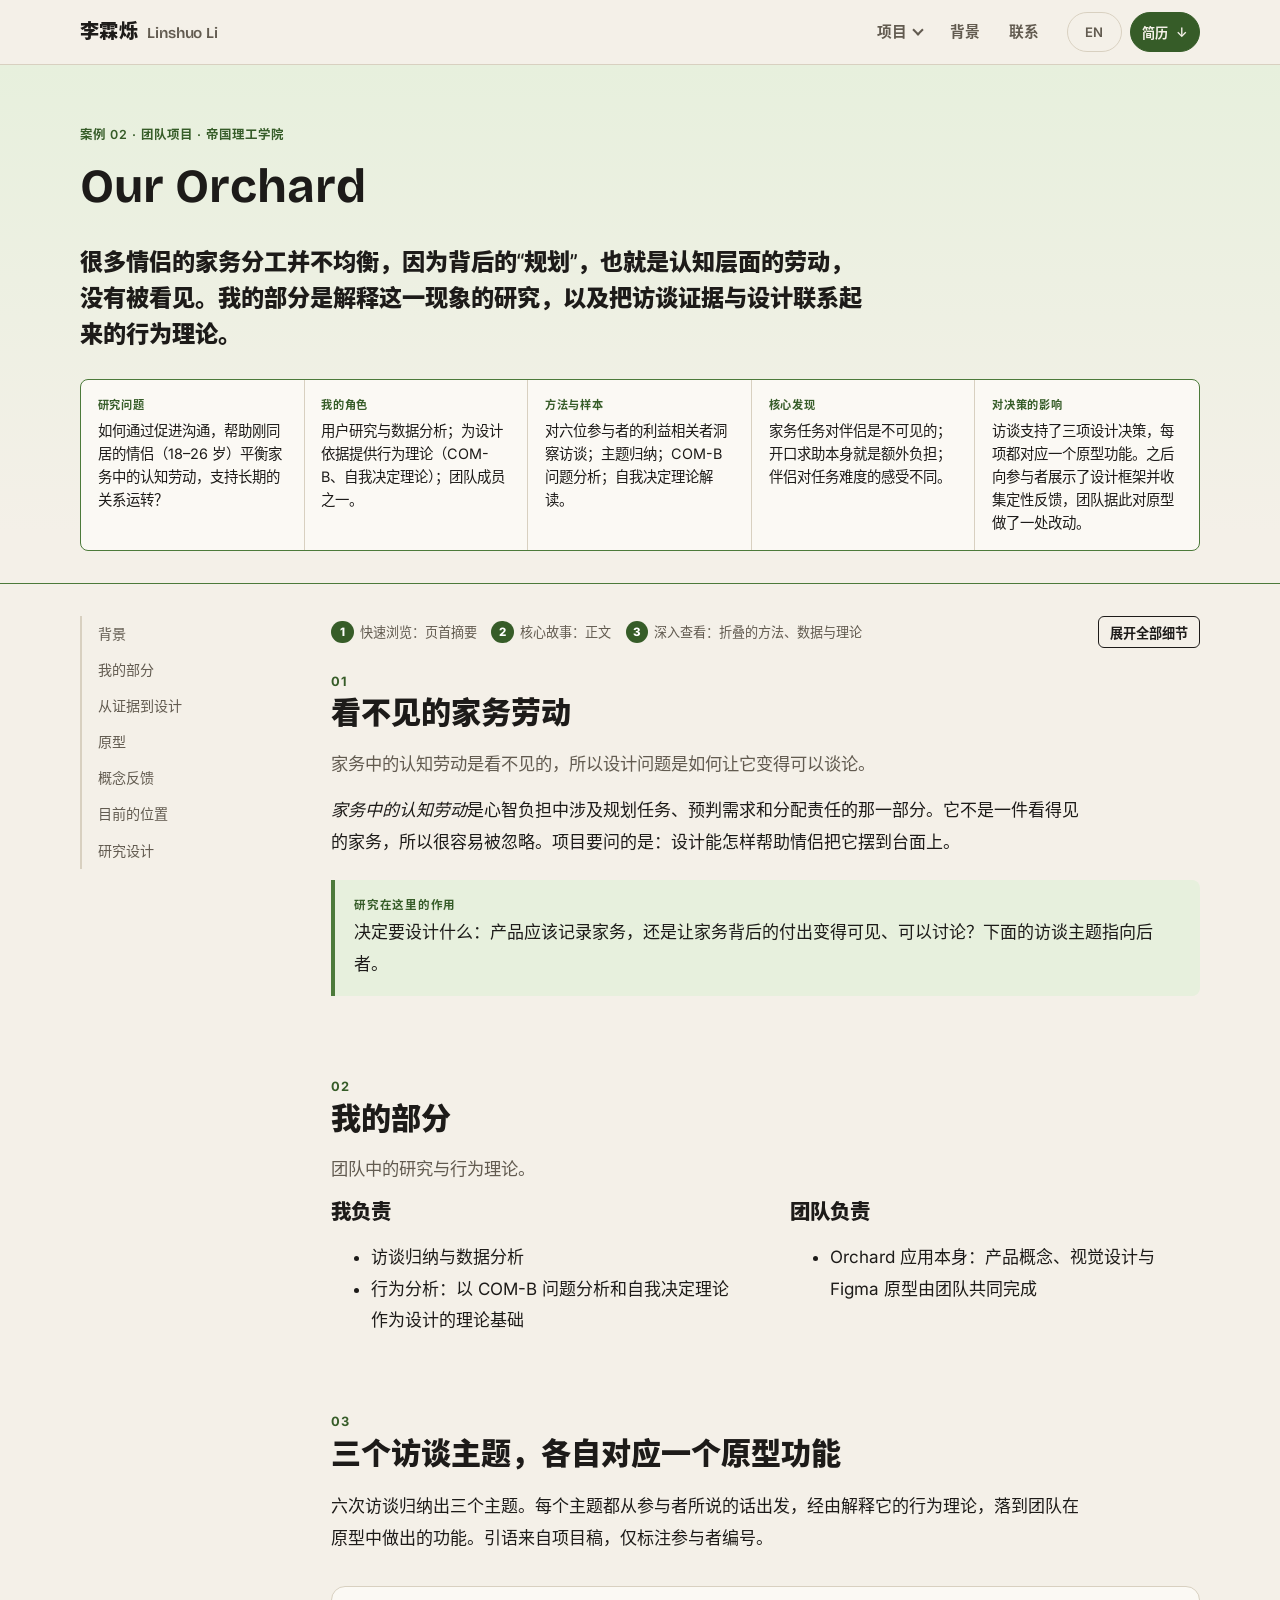
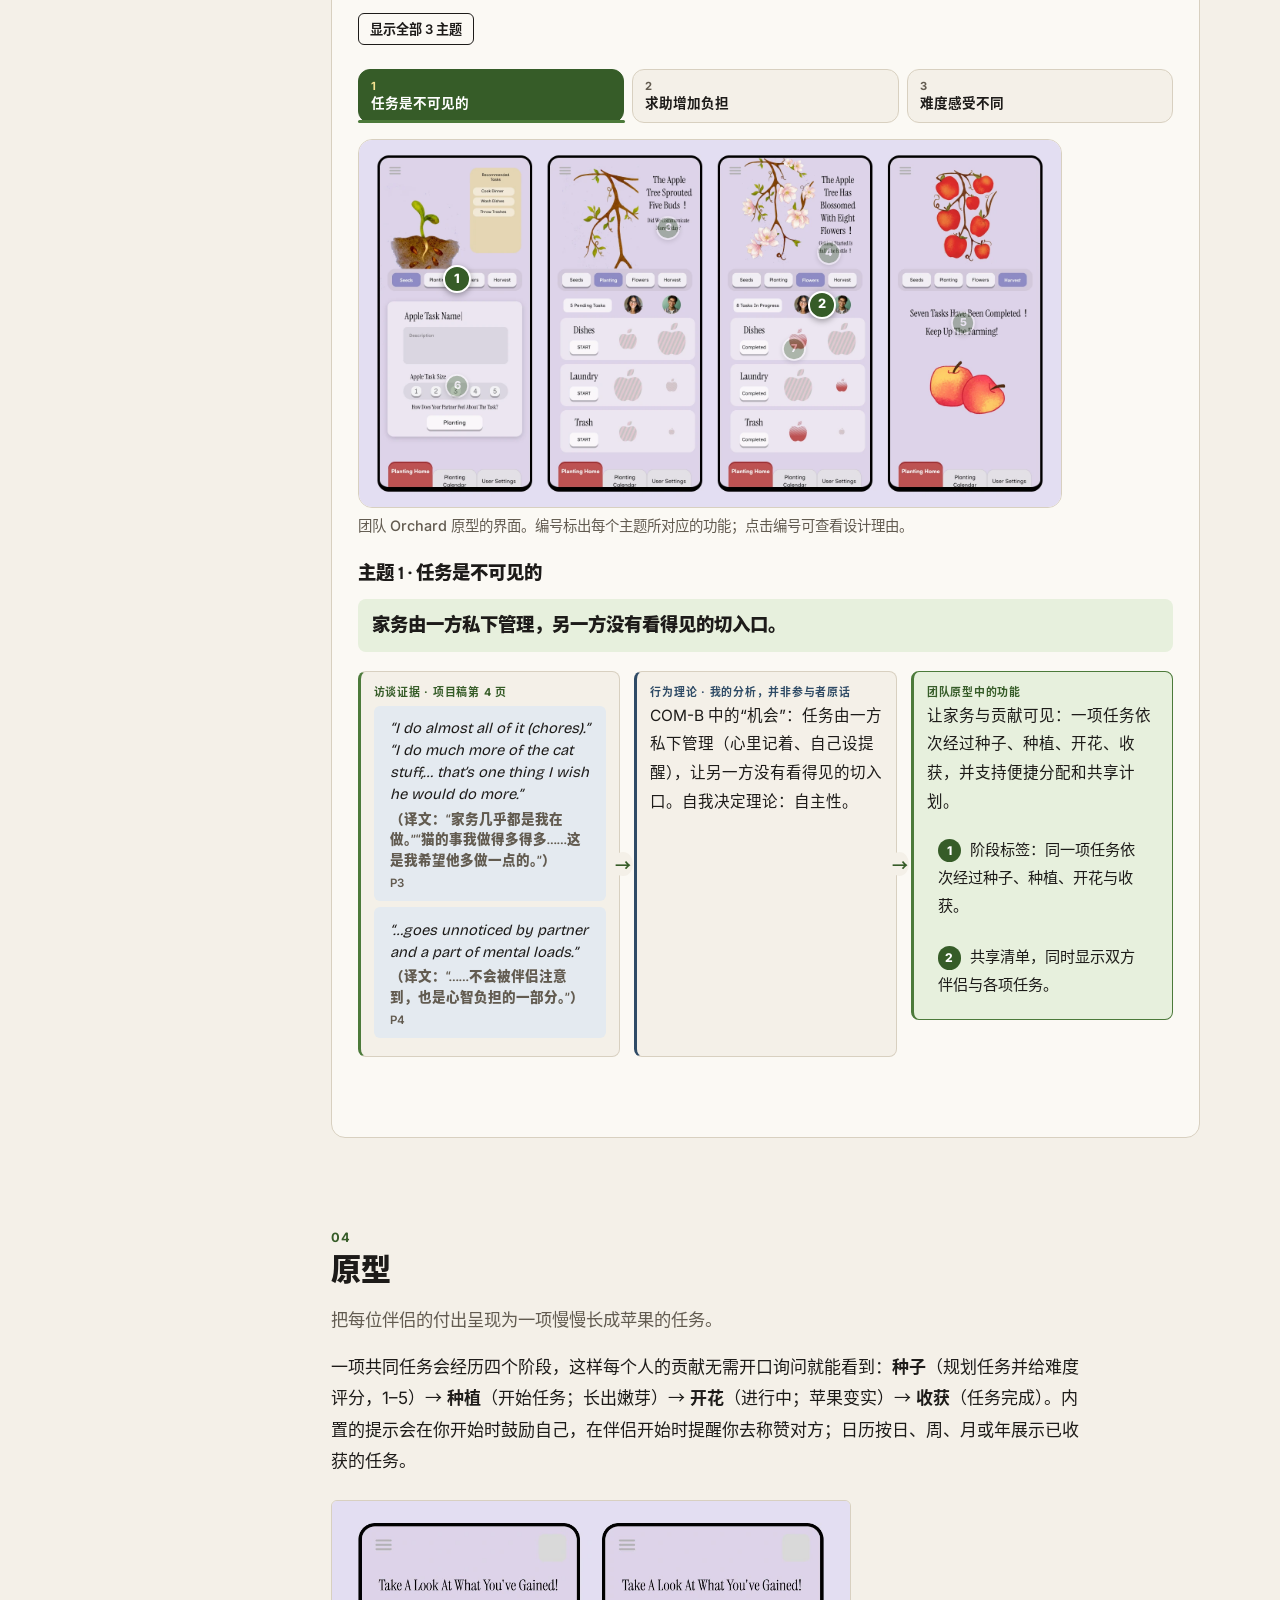
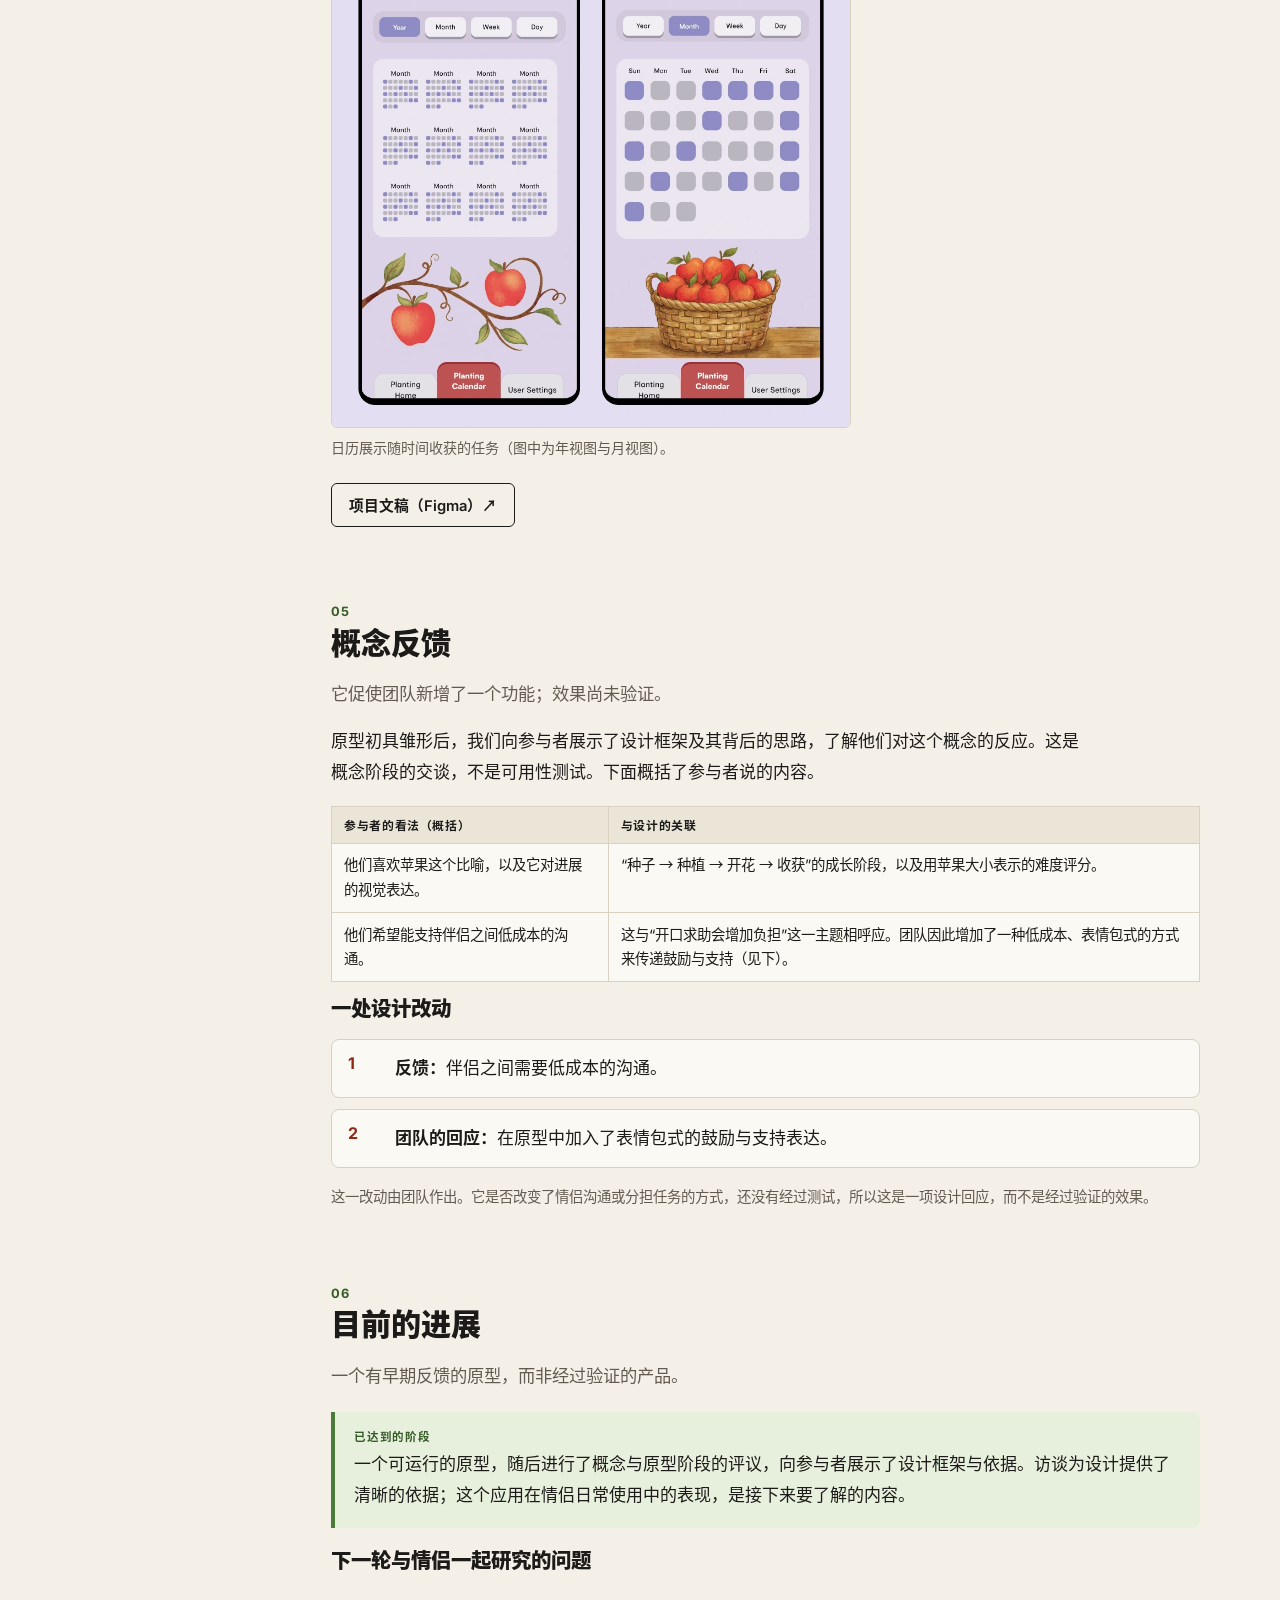
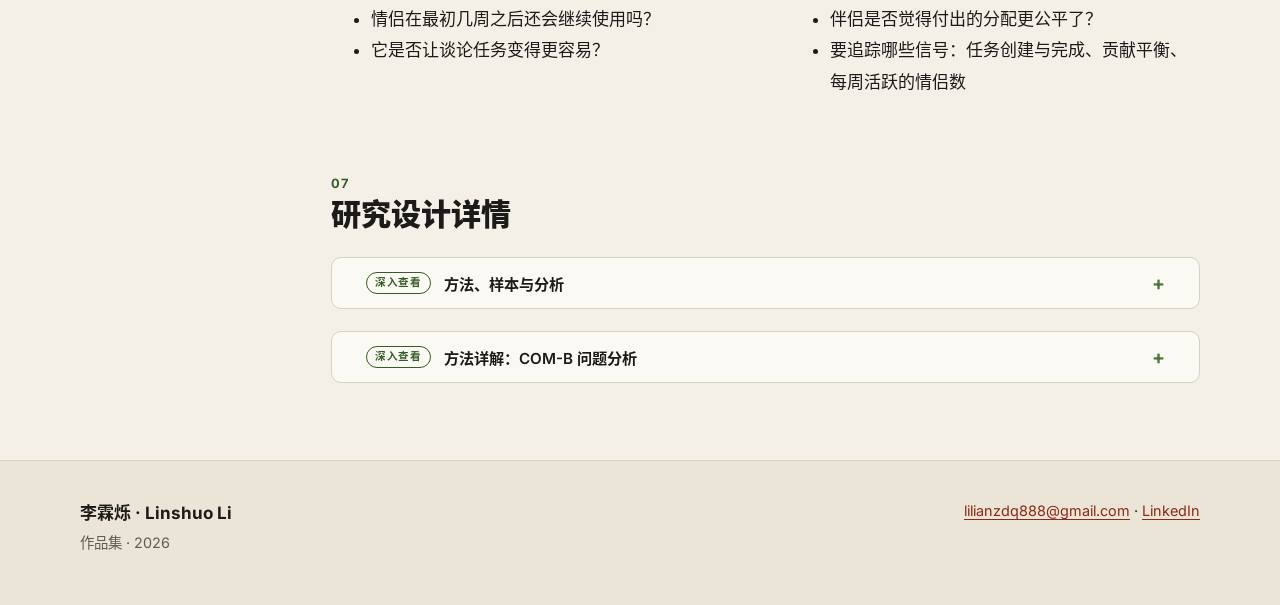
<file: projects/our-orchard.html>
<!DOCTYPE html>

<html data-desc-en="Case study: interview-based research on cognitive household labour and a design response." data-desc-zh="案例研究：基于访谈的家务认知劳动研究与设计回应。" data-mode="final" data-root="../" data-title-en="Our Orchard — Linshuo Li" data-title-zh="Our Orchard — 李霖烁" lang="zh-CN">
<head>
<meta charset="utf-8"/>
<meta content="width=device-width,initial-scale=1" name="viewport"/>
<meta charset="utf-8"/>
<meta content="width=device-width,initial-scale=1" name="viewport"/>
<title>Our Orchard — 李霖烁</title>
<meta content="案例研究：基于访谈的家务认知劳动研究与设计回应。" name="description"/>
<script>(function(d){try{var u=new URLSearchParams(location.search),l=u.get("lang");if(l!=="en"&&l!=="zh"){l=null;try{l=localStorage.getItem("lang")}catch(e){}}d.lang=l==="en"?"en":"zh-CN";var t=u.get("track");t=t==="uxr"?"all":t;d.setAttribute("data-track",t==="games"||t==="pm"?t:"all");d.classList.add("js");if(u.get("mode")==="final")d.setAttribute("data-mode","final")}catch(e){}})(document.documentElement)</script>
<link href="../assets/css/main.css" rel="stylesheet"/>
<link href="../assets/css/v2.css" rel="stylesheet"/>
<link href="../assets/css/fonts.css" rel="stylesheet"/>
<link href="../assets/css/v4.css" rel="stylesheet"/>
<link href="../assets/css/v5.css" rel="stylesheet"/>
</head>
<body data-theme="orchard">
<a class="skip" data-no-i18n="" href="#main"><span lang="zh-CN">跳到正文</span><span lang="en">Skip to content</span></a>

<header class="top v4" data-no-i18n=""><div class="wrap hdr">
<a class="brand" href="../index.html"><span class="bz" lang="zh-CN">李霖烁</span><span class="be">Linshuo Li</span></a>
<nav aria-label="主导航" class="nav" data-en-aria-label="Main" data-i18n="aria-label" data-zh-aria-label="主导航">
<a class="navlink nojs" href="../index.html#work"><span lang="zh-CN">项目</span><span lang="en">Projects</span></a>
<button aria-controls="projMenu" aria-expanded="false" class="navbtn" data-menu-btn="" data-menu-hover="" type="button"><span lang="zh-CN">项目</span><span lang="en">Projects</span><i aria-hidden="true" class="chev"></i></button>
<a class="navlink" href="../index.html#about"><span lang="zh-CN">背景</span><span lang="en">Background</span></a>
<a class="navlink" href="../index.html#contact"><span lang="zh-CN">联系</span><span lang="en">Contact</span></a>
</nav>
<div class="hdr-r">
<button aria-label="Switch to English" class="btn sm ghost" id="langBtn" type="button"><span aria-hidden="true" lang="zh-CN">EN</span></button>
<a class="btn sm solid cvbtn" data-cv="current" download="" href="../docs/cv-uxr-zh.pdf"><span lang="zh-CN">简历</span><span lang="en">CV</span><span aria-hidden="true"> ↓</span></a>
<button aria-controls="projMenu" aria-expanded="false" class="btn sm menu-btn" data-menu-btn="" type="button"><span lang="zh-CN">菜单</span><span lang="en">Menu</span></button>
</div>
</div>
<div aria-label="项目" class="pmenu" data-en-aria-label="Projects" data-i18n="aria-label" data-zh-aria-label="项目" hidden="" id="projMenu" role="region"></div></header>
<main id="main">
<div class="p-hero"><div class="wrap">
<p class="eyebrow"><span lang="zh-CN">案例 02 · 团队项目 · 帝国理工学院</span><span lang="en">Case study 02 · Team project · Imperial College London</span></p>
<h1><span lang="zh-CN">Our Orchard</span><span lang="en">Our Orchard</span></h1>
<p class="positioning" style="margin-bottom:0"><span lang="zh-CN">很多情侣的家务分工并不均衡，因为背后的“规划”，也就是认知层面的劳动，没有被看见。我的部分是解释这一现象的研究，以及把访谈证据与设计联系起来的行为理论。</span><span lang="en">Many couples share chores unevenly because the planning behind them, the cognitive part, goes unseen. My part was the research that explained why, and the behavioural theory that connected interview evidence to design.</span></p>
<div class="summary">
<div><span lang="zh-CN"><b>研究问题</b>如何通过促进沟通，帮助刚同居的情侣（18–26 岁）平衡家务中的认知劳动，支持长期的关系运转？</span><span lang="en"><b>Research question</b>How might we facilitate communication to balance cognitive household labour between couples (18–26) who recently moved in together, supporting long-term relationship functioning?</span></div>
<div><span lang="zh-CN"><b>我的角色</b>用户研究与数据分析；为设计依据提供行为理论（COM-B、自我决定理论）；团队成员之一。</span><span lang="en"><b>My role</b>User research and data analysis; the behavioural theory (COM-B, Self-Determination Theory) behind the design rationale; one member of a team.</span></div>
<div><span lang="zh-CN"><b>方法与样本</b>对六位参与者的利益相关者洞察访谈；主题归纳；COM-B 问题分析；自我决定理论解读。</span><span lang="en"><b>Methods and sample</b>Stakeholder insight interviews with six participants; thematic synthesis; COM-B problem analysis; Self-Determination Theory interpretation.</span></div>
<div><span lang="zh-CN"><b>核心发现</b>家务任务对伴侣是不可见的；开口求助本身就是额外负担；伴侣对任务难度的感受不同。</span><span lang="en"><b>Core findings</b>Household tasks are invisible to the partner; asking for help is itself extra load; partners perceive task difficulty differently.</span></div>
<div><span lang="zh-CN"><b>对决策的影响</b>访谈支持了三项设计决策，每项都对应一个原型功能。之后向参与者展示了设计框架并收集定性反馈，团队据此对原型做了一处改动。</span><span lang="en"><b>Impact on decisions</b>The interviews supported three design decisions, each traced to a prototype feature. Participants were then shown the design framework and gave qualitative feedback; it led to one change to the prototype, made by the team.</span></div>
</div></div></div>
<div class="wrap layout">
<nav aria-label="本页目录" class="toc" data-en-aria-label="On this page" data-i18n="aria-label" data-zh-aria-label="本页目录"><span lang="zh-CN"><a href="#context">背景</a><a href="#contribution">我的部分</a><a href="#themes">从证据到设计</a><a href="#design">原型</a><a href="#feedback">概念反馈</a><a href="#limits">目前的位置</a><a href="#deep">研究设计</a></span><span lang="en"><a href="#context">Context</a><a href="#contribution">My contribution</a><a href="#themes">Evidence to design</a><a href="#design">The prototype</a><a href="#feedback">Concept feedback</a><a href="#limits">Where it stands</a><a href="#deep">Research design</a></span></nav>
<article>
<div class="deep-ctl" data-no-i18n=""><ul aria-label="阅读层次" class="layers" data-en-aria-label="Reading layers" data-i18n="aria-label" data-zh-aria-label="阅读层次"><li><b>1</b> <span lang="zh-CN">快速浏览：页首摘要</span><span lang="en">Quick scan: the summary above</span></li><li><b>2</b> <span lang="zh-CN">核心故事：正文</span><span lang="en">Core story: the main text</span></li><li><b>3</b> <span lang="zh-CN">深入查看：折叠的方法、数据与理论</span><span lang="en">Deep dive: folded methods, data and theory</span></li></ul>
<button aria-pressed="false" class="btn sm" data-expand-all="" type="button"><span class="s-off"><span lang="zh-CN">展开全部细节</span><span lang="en">Expand all details</span></span><span class="s-on"><span lang="zh-CN">收起细节</span><span lang="en">Collapse details</span></span></button></div>
<section id="context"><h2><span class="n">01</span><span lang="zh-CN">看不见的家务劳动</span><span lang="en">Invisible household labour</span></h2><p class="h2-sub"><span lang="zh-CN">家务中的认知劳动是看不见的，所以设计问题是如何让它变得可以谈论。</span><span lang="en">Cognitive household labour is invisible, so the design question is how to make it discussable.</span></p>
<p class="read"><span lang="zh-CN"><i>家务中的认知劳动</i>是心智负担中涉及规划任务、预判需求和分配责任的那一部分。它不是一件看得见的家务，所以很容易被忽略。项目要问的是：设计能怎样帮助情侣把它摆到台面上。</span><span lang="en"><i>Cognitive household labour</i> is the part of mental load that involves planning tasks, anticipating needs and delegating responsibilities. It is easy to miss because it is not an observable chore. The project asked how a design might help couples bring it into the open.</span></p>
<div class="callout"><b class="k"><span lang="zh-CN">研究在这里的作用</span><span lang="en">What research supports here</span></b><p><span lang="zh-CN">决定要设计什么：产品应该记录家务，还是让家务背后的付出变得可见、可以讨论？下面的访谈主题指向后者。</span><span lang="en">Choosing what to design: should the product track chores, or make the effort behind them visible and discussable? The interview themes below point to the second.</span></p></div></section>
<section id="contribution"><h2><span class="n">02</span><span lang="zh-CN">我的部分</span><span lang="en">My part</span></h2><p class="h2-sub"><span lang="zh-CN">团队中的研究与行为理论。</span><span lang="en">The research and the behavioural theory, within a team.</span></p>
<div class="two"><div><h3><span lang="zh-CN">我负责</span><span lang="en">Mine</span></h3><ul><li><span lang="zh-CN">访谈归纳与数据分析</span><span lang="en">Interview synthesis and data analysis</span></li><li><span lang="zh-CN">行为分析：以 COM-B 问题分析和自我决定理论作为设计的理论基础</span><span lang="en">Behavioural analysis: COM-B problem analysis and Self-Determination Theory as the theoretical basis for the design</span></li></ul></div>
<div><h3><span lang="zh-CN">团队负责</span><span lang="en">Team</span></h3><ul><li><span lang="zh-CN">Orchard 应用本身：产品概念、视觉设计与 Figma 原型由团队共同完成</span><span lang="en">The Orchard app itself: product concept, visual design and the Figma prototype were built by the team</span></li></ul></div></div></section>
<section id="themes"><h2><span class="n">03</span><span lang="zh-CN">三个访谈主题，各自对应一个原型功能</span><span lang="en">Three interview themes each trace to a prototype function</span></h2>
<p class="read"><span lang="zh-CN">六次访谈归纳出三个主题。每个主题都从参与者所说的话出发，经由解释它的行为理论，落到团队在原型中做出的功能。引语来自项目稿，仅标注参与者编号。</span><span lang="en">Three themes came out of six interviews. Each one runs from what participants said, through the behavioural theory that explains it, to a function the team built into the prototype. Quotations come from the project deck and carry participant numbers only.</span></p>
<div class="jx" data-en-data-explorer="Interview themes" data-en-data-noun="themes" data-explorer="访谈主题" data-i18n="data-explorer,data-noun" data-noun="主题" data-zh-data-explorer="访谈主题" data-zh-data-noun="主题"><div class="jx-slot"></div><figure class="hot-fig"><div class="cmp-img"><img alt="四个原型界面：种子、种植、开花与收获阶段" data-en-alt="Four prototype screens: Seed, Planting, Flower and Harvest stages" data-i18n="alt" data-zh-alt="四个原型界面：种子、种植、开花与收获阶段" height="954" loading="lazy" src="../assets/img/orchard/screens-stages.webp" width="1824"/><button aria-label="功能 1" class="mk v2" data-en-aria-label="Function 1" data-goto="jx-o1" data-i18n="aria-label" data-k="jx-o1" data-m="1" data-zh-aria-label="功能 1" style="left:14%;top:38%" type="button">1</button><button aria-label="功能 2" class="mk v2" data-en-aria-label="Function 2" data-goto="jx-o1" data-i18n="aria-label" data-k="jx-o1" data-m="2" data-zh-aria-label="功能 2" style="left:66%;top:45%" type="button">2</button><button aria-label="功能 3" class="mk v2" data-en-aria-label="Function 3" data-goto="jx-o2" data-i18n="aria-label" data-k="jx-o2" data-m="3" data-zh-aria-label="功能 3" style="left:44%;top:24%" type="button">3</button><button aria-label="功能 4" class="mk v2" data-en-aria-label="Function 4" data-goto="jx-o2" data-i18n="aria-label" data-k="jx-o2" data-m="4" data-zh-aria-label="功能 4" style="left:67%;top:31%" type="button">4</button><button aria-label="功能 5" class="mk v2" data-en-aria-label="Function 5" data-goto="jx-o2" data-i18n="aria-label" data-k="jx-o2" data-m="5" data-zh-aria-label="功能 5" style="left:86%;top:50%" type="button">5</button><button aria-label="功能 6" class="mk v2" data-en-aria-label="Function 6" data-goto="jx-o3" data-i18n="aria-label" data-k="jx-o3" data-m="6" data-zh-aria-label="功能 6" style="left:14%;top:67%" type="button">6</button><button aria-label="功能 7" class="mk v2" data-en-aria-label="Function 7" data-goto="jx-o3" data-i18n="aria-label" data-k="jx-o3" data-m="7" data-zh-aria-label="功能 7" style="left:62%;top:57%" type="button">7</button></div><figcaption><span lang="zh-CN">团队 Orchard 原型的界面。编号标出每个主题所对应的功能；点击编号可查看设计理由。</span><span lang="en">Screens of the team’s Orchard prototype. The numbers mark the functions that each theme led to; select one to see the reason.</span></figcaption></figure><section class="jx-panel chain-panel" data-en-data-short="Tasks are invisible" data-i18n="data-short" data-k="jx-o1" data-no="1" data-short="任务是不可见的" data-zh-data-short="任务是不可见的" id="jx-o1"><h4><span lang="zh-CN">主题 1 · 任务是不可见的</span><span lang="en">Theme 1 · Tasks are invisible</span></h4><p class="jx-insight"><span lang="zh-CN">家务由一方私下管理，另一方没有看得见的切入口。</span><span lang="en">Household tasks are managed privately, so the other partner has no visible access point.</span></p>
<div class="jx-row evid2"><b><span lang="zh-CN">访谈证据 · 项目稿第 4 页</span><span lang="en">Interview evidence · project deck, slide 4</span></b><div class="quote"><span lang="zh-CN">“I do almost all of it (chores).” “I do much more of the cat stuff,… that’s one thing I wish he would do more.”<span class="tr">（译文：“家务几乎都是我在做。”“猫的事我做得多得多……这是我希望他多做一点的。”）</span><cite>P3</cite></span><span lang="en">“I do almost all of it (chores).” “I do much more of the cat stuff,… that’s one thing I wish he would do more.”<cite>P3</cite></span></div><div class="quote"><span lang="zh-CN">“…goes unnoticed by partner and a part of mental loads.”<span class="tr">（译文：“……不会被伴侣注意到，也是心智负担的一部分。”）</span><cite>P4</cite></span><span lang="en">“…goes unnoticed by partner and a part of mental loads.”<cite>P4</cite></span></div></div>
<div class="jx-row theory"><b><span lang="zh-CN">行为理论 · 我的分析，并非参与者原话</span><span lang="en">Behavioural theory · my analysis, not the participants’ words</span></b><p><span lang="zh-CN">COM-B 中的“机会”：任务由一方私下管理（心里记着、自己设提醒），让另一方没有看得见的切入口。自我决定理论：自主性。</span><span lang="en">COM-B opportunity: tasks are managed privately (mental notes, personal reminders), giving the other partner no visible access point. Self-Determination Theory: autonomy.</span></p></div>
<div class="jx-row resp"><b><span lang="zh-CN">团队原型中的功能</span><span lang="en">Function in the team prototype</span></b><p><span lang="zh-CN">让家务与贡献可见：一项任务依次经过种子、种植、开花、收获，并支持便捷分配和共享计划。</span><span lang="en">Visualise chores and contributions: a task grows through Seed, Planting, Flower and Harvest, with easy assignment and shared plans.</span></p><ul class="fn-list"><li data-m="1"><span lang="zh-CN"><span class="no">1</span>阶段标签：同一项任务依次经过种子、种植、开花与收获。</span><span lang="en"><span class="no">1</span>Stage tabs: one task moves from Seeds to Planting, Flowers and Harvest.</span></li><li data-m="2"><span lang="zh-CN"><span class="no">2</span>共享清单，同时显示双方伴侣与各项任务。</span><span lang="en"><span class="no">2</span>A shared list showing both partners and each task.</span></li></ul></div></section>
<section class="jx-panel chain-panel" data-en-data-short="Asking for help adds load" data-i18n="data-short" data-k="jx-o2" data-no="2" data-short="求助增加负担" data-zh-data-short="求助增加负担" id="jx-o2"><h4><span lang="zh-CN">主题 2 · 开口求助也会增加负担</span><span lang="en">Theme 2 · Asking for help adds to the load</span></h4><p class="jx-insight"><span lang="zh-CN">开口求助本身就是额外的心智负担。</span><span lang="en">Asking for help is itself extra mental load.</span></p>
<div class="jx-row evid2"><b><span lang="zh-CN">访谈证据 · 项目稿第 4 页</span><span lang="en">Interview evidence · project deck, slide 4</span></b><div class="quote"><span lang="zh-CN">“Communication only comes when there’s a certain level of panic.” “I get overwhelmed.”<span class="tr">（译文：“只有到了慌乱的程度，才会有沟通。”“我感到不堪重负。”）</span><cite>P3</cite></span><span lang="en">“Communication only comes when there’s a certain level of panic.” “I get overwhelmed.”<cite>P3</cite></span></div><div class="quote"><span lang="zh-CN">“Asking for help is a part of the mental load.”<span class="tr">（译文：“开口求助本身就是心智负担的一部分。”）</span><cite>P4</cite></span><span lang="en">“Asking for help is a part of the mental load.”<cite>P4</cite></span></div></div>
<div class="jx-row theory"><b><span lang="zh-CN">行为理论 · 我的分析，并非参与者原话</span><span lang="en">Behavioural theory · my analysis, not the participants’ words</span></b><p><span lang="zh-CN">自我决定理论：关系性。COM-B 中的“动机”：如果总是由一方包揽，另一方就缺少参与的理由。</span><span lang="en">Self-Determination Theory: relatedness. COM-B motivation: if one partner always takes over, the other has little reason to engage.</span></p></div>
<div class="jx-row resp"><b><span lang="zh-CN">团队原型中的功能</span><span lang="en">Function in the team prototype</span></b><p><span lang="zh-CN">轻量沟通与反馈闭环：开始一项任务时，提示用户自我鼓励；伴侣开始任务时，提醒你去称赞对方。</span><span lang="en">Light communication and a feedback loop: nudges prompt self-encouragement when you start a task and a reminder to praise your partner when they start.</span></p><ul class="fn-list"><li data-m="3"><span lang="zh-CN"><span class="no">3</span>任务进行中的提示：“Did We Communicate More Today?”</span><span lang="en"><span class="no">3</span>A prompt while tasks are planted: “Did We Communicate More Today?”</span></li><li data-m="4"><span lang="zh-CN"><span class="no">4</span>任务开始后的鼓励语：“Getting Started Is Half The Battle!”</span><span lang="en"><span class="no">4</span>An encouraging message once tasks are under way: “Getting Started Is Half The Battle!”</span></li><li data-m="5"><span lang="zh-CN"><span class="no">5</span>任务完成时的庆祝：“Seven Tasks Have Been Completed! Keep Up The Farming!”</span><span lang="en"><span class="no">5</span>A celebration when tasks are done: “Seven Tasks Have Been Completed! Keep Up The Farming!”</span></li></ul></div></section>
<section class="jx-panel chain-panel" data-en-data-short="Different difficulty" data-i18n="data-short" data-k="jx-o3" data-no="3" data-short="难度感受不同" data-zh-data-short="难度感受不同" id="jx-o3"><h4><span lang="zh-CN">主题 3 · 伴侣对任务难度的感受不同</span><span lang="en">Theme 3 · Partners perceive task difficulty differently</span></h4><p class="jx-insight"><span lang="zh-CN">同一件事，伴侣看到的付出并不一样。</span><span lang="en">Partners do not see the same effort in the same task.</span></p>
<div class="jx-row evid2"><b><span lang="zh-CN">访谈证据 · 项目稿第 4 页</span><span lang="en">Interview evidence · project deck, slide 4</span></b><div class="quote"><span lang="zh-CN">“Hoping he pays it back elsewhere;… expect him to step up in other ways.”<span class="tr">（译文：“希望他在别的地方补回来……指望他在别的方面多出力。”）</span><cite>P5</cite></span><span lang="en">“Hoping he pays it back elsewhere;… expect him to step up in other ways.”<cite>P5</cite></span></div></div>
<div class="jx-row theory"><b><span lang="zh-CN">行为理论 · 我的分析，并非参与者原话</span><span lang="en">Behavioural theory · my analysis, not the participants’ words</span></b><p><span lang="zh-CN">COM-B：对付出的认知不一致，可能导致怨气或疏离。自我决定理论：关系性。</span><span lang="en">COM-B: mismatched perceptions of effort can lead to resentment or withdrawal. Self-Determination Theory: relatedness.</span></p></div>
<div class="jx-row resp"><b><span lang="zh-CN">团队原型中的功能</span><span lang="en">Function in the team prototype</span></b><p><span lang="zh-CN">让不同的难度感受可见：每项任务按 1–5 给难度评分，以苹果的大小呈现。</span><span lang="en">Visualise different difficulty perceptions: each task is rated for difficulty (1–5), shown as apple size.</span></p><ul class="fn-list"><li data-m="6"><span lang="zh-CN"><span class="no">6</span>为每项任务的负担打 1 至 5 分，问题为 “How Does Your Partner Feel About The Task?”</span><span lang="en"><span class="no">6</span>Rate each task’s size from 1 to 5, with the question “How Does Your Partner Feel About The Task?”</span></li><li data-m="7"><span lang="zh-CN"><span class="no">7</span>同一任务下，双方各自的苹果大小可以不同。</span><span lang="en"><span class="no">7</span>Each partner’s apple for the same task can differ in size.</span></li></ul></div></section>
</div></section>
<section id="design"><h2><span class="n">04</span><span lang="zh-CN">原型</span><span lang="en">The prototype</span></h2><p class="h2-sub"><span lang="zh-CN">把每位伴侣的付出呈现为一项慢慢长成苹果的任务。</span><span lang="en">It shows each partner’s effort as a task growing into an apple.</span></p>
<p class="read"><span lang="zh-CN">一项共同任务会经历四个阶段，这样每个人的贡献无需开口询问就能看到：<b>种子</b>（规划任务并给难度评分，1–5）→ <b>种植</b>（开始任务；长出嫩芽）→ <b>开花</b>（进行中；苹果变实）→ <b>收获</b>（任务完成）。内置的提示会在你开始时鼓励自己，在伴侣开始时提醒你去称赞对方；日历按日、周、月或年展示已收获的任务。</span><span lang="en">A shared task grows through four stages, so each partner’s contribution is visible without asking: <b>Seed</b> (plan the task and rate its difficulty, 1–5) → <b>Planting</b> (start the task; sprouts grow) → <b>Flower</b> (in progress; the apple turns solid) → <b>Harvest</b> (task done). Built-in nudges prompt self-encouragement when you start and a reminder to praise your partner when they start; a calendar shows harvested tasks by day, week, month or year.</span></p>
<figure class="fig" style="max-width:520px"><button aria-label="放大：按年和按月展示已收获任务的日历视图" class="zoom" data-en-aria-label="Enlarge: Calendar views of harvested tasks by year and by month" data-i18n="aria-label" data-zh-aria-label="放大：按年和按月展示已收获任务的日历视图" type="button"><img alt="按年和按月展示已收获任务的日历界面" data-en-alt="Calendar screens showing harvested tasks by year and by month" data-i18n="alt" data-zh-alt="按年和按月展示已收获任务的日历界面" height="954" src="../assets/img/orchard/screens-calendar.webp" width="940"/></button><figcaption><span lang="zh-CN">日历展示随时间收获的任务（图中为年视图与月视图）。</span><span lang="en">The calendar shows harvested tasks over time (year and month views shown).</span></figcaption></figure><p><a class="btn" href="https://www.figma.com/deck/rWeBJggCWaH1Hs8TBrxlnF" rel="noopener" target="_blank"><span lang="zh-CN">项目文稿（Figma）↗</span><span lang="en">Project deck (Figma) ↗</span></a></p></section>
<section id="feedback"><h2><span class="n">05</span><span lang="zh-CN">概念反馈</span><span lang="en">Concept feedback</span></h2><p class="h2-sub"><span lang="zh-CN">它促使团队新增了一个功能；效果尚未验证。</span><span lang="en">It led the team to add one feature; its effect is untested.</span></p>
<p class="read"><span lang="zh-CN">原型初具雏形后，我们向参与者展示了设计框架及其背后的思路，了解他们对这个概念的反应。这是概念阶段的交谈，不是可用性测试。下面概括了参与者说的内容。</span><span lang="en">Once the prototype took shape, participants were shown the design framework and the thinking behind it, to hear how the concept landed. This was a concept-stage conversation, not a usability test. The points below summarise what participants said.</span></p>
<div class="tbl-wrap"><table class="tbl"><thead><tr><th><span lang="zh-CN">参与者的看法（概括）</span><span lang="en">What participants said (summary)</span></th><th><span lang="zh-CN">与设计的关联</span><span lang="en">Where it connects to the design</span></th></tr></thead><tbody>
<tr><td><span lang="zh-CN">他们喜欢苹果这个比喻，以及它对进展的视觉表达。</span><span lang="en">They liked the apple metaphor and its visual expression of progress.</span></td><td><span lang="zh-CN">“种子 → 种植 → 开花 → 收获”的成长阶段，以及用苹果大小表示的难度评分。</span><span lang="en">The Seed → Planting → Flower → Harvest growth stages and the apple-size difficulty rating.</span></td></tr>
<tr><td><span lang="zh-CN">他们希望能支持伴侣之间低成本的沟通。</span><span lang="en">They asked for support for low-cost communication between partners.</span></td><td><span lang="zh-CN">这与“开口求助会增加负担”这一主题相呼应。团队因此增加了一种低成本、表情包式的方式来传递鼓励与支持（见下）。</span><span lang="en">Relates to the theme that asking for help adds to the load. The team responded by adding a low-cost, meme-style way to send encouragement and support (see below).</span></td></tr>
</tbody></table></div>
<h3><span lang="zh-CN">一处设计改动</span><span lang="en">One design change</span></h3>
<ol class="stage-list"><li><span><span lang="zh-CN"><b>反馈：</b>伴侣之间需要低成本的沟通。</span><span lang="en"><b>Feedback:</b> a need for low-cost communication between partners.</span></span></li><li><span><span lang="zh-CN"><b>团队的回应：</b>在原型中加入了表情包式的鼓励与支持表达。</span><span lang="en"><b>Team response:</b> a meme-style expression of encouragement and support was added to the prototype.</span></span></li></ol>
<p class="small muted"><span lang="zh-CN">这一改动由团队作出。它是否改变了情侣沟通或分担任务的方式，还没有经过测试，所以这是一项设计回应，而不是经过验证的效果。</span><span lang="en">The team made this change. Whether it changes how couples communicate or share tasks has not been tested, so it is a design response, not a validated effect.</span></p>
</section>
<section id="limits"><h2><span class="n">06</span><span lang="zh-CN">目前的进展</span><span lang="en">Where it stands</span></h2><p class="h2-sub"><span lang="zh-CN">一个有早期反馈的原型，而非经过验证的产品。</span><span lang="en">A prototype with early feedback, not a validated product.</span></p>
<div class="callout"><b class="k"><span lang="zh-CN">已达到的阶段</span><span lang="en">Stage reached</span></b><p><span lang="zh-CN">一个可运行的原型，随后进行了概念与原型阶段的评议，向参与者展示了设计框架与依据。访谈为设计提供了清晰的依据；这个应用在情侣日常使用中的表现，是接下来要了解的内容。</span><span lang="en">A working prototype, followed by a concept and prototype-stage review in which participants were shown the design framework and rationale. The interviews gave the design a clear rationale; how the app behaves in couples’ everyday use is the next thing to learn.</span></p></div>
<h3><span lang="zh-CN">下一轮与情侣一起研究的问题</span><span lang="en">Questions for a next round with couples</span></h3>
<div class="two"><div><ul><li><span lang="zh-CN">情侣在最初几周之后还会继续使用吗？</span><span lang="en">Do couples keep using it after the first weeks?</span></li><li><span lang="zh-CN">它是否让谈论任务变得更容易？</span><span lang="en">Does it make conversations about tasks easier?</span></li></ul></div>
<div><ul><li><span lang="zh-CN">伴侣是否觉得付出的分配更公平了？</span><span lang="en">Do partners see the split of effort as fairer?</span></li><li><span lang="zh-CN">要追踪哪些信号：任务创建与完成、贡献平衡、每周活跃的情侣数</span><span lang="en">Which signals to track: task creation and completion, contribution balance, weekly active couples</span></li></ul></div></div>
</section>
<section id="deep"><h2><span class="n">07</span><span lang="zh-CN">研究设计详情</span><span lang="en">Research design in detail</span></h2>
<details class="deep"><summary><span class="lay"><span lang="zh-CN">深入查看</span><span lang="en">Deep dive</span></span><span lang="zh-CN">方法、样本与分析</span><span lang="en">Method, sample and analysis</span></summary><div class="tbl-wrap"><table class="tbl"><thead><tr><th><span lang="zh-CN">项目</span><span lang="en">Element</span></th><th><span lang="zh-CN">说明</span><span lang="en">Detail</span></th></tr></thead><tbody>
<tr><td><span lang="zh-CN">方法</span><span lang="en">Method</span></td><td><span lang="zh-CN">对六位参与者做半结构化的利益相关者洞察访谈，了解亲密关系中任务是如何分担和协调的。</span><span lang="en">Semi-structured stakeholder insight interviews with six participants about how tasks are shared and coordinated in close relationships.</span></td></tr>
<tr><td><span lang="zh-CN">为什么用访谈</span><span lang="en">Why interviews</span></td><td><span lang="zh-CN">这个问题涉及不可见的、私下的协调，很难直接观察，所以需要第一手的叙述来找出背后的机制。</span><span lang="en">The question concerned invisible, private coordination, which is hard to observe directly, so first-hand accounts were needed to find the mechanisms.</span></td></tr>
<tr><td><span lang="zh-CN">参与者</span><span lang="en">Participants</span></td><td><span lang="zh-CN">六人，都曾与伴侣同居，同居时间不足三年。</span><span lang="en">Six people, all of whom had lived with a partner, for less than three years.</span></td></tr>
<tr><td><span lang="zh-CN">分析</span><span lang="en">Analysis</span></td><td><span lang="zh-CN">主题归纳；对目标行为（同居情侣之间认知性家务负担不平衡）做 COM-B 问题分析；以自我决定理论作为第二个视角。</span><span lang="en">Thematic synthesis; COM-B problem analysis of the target behaviour (imbalanced cognitive household load between cohabiting couples); Self-Determination Theory as a second lens.</span></td></tr>
<tr><td><span lang="zh-CN">对标产品</span><span lang="en">Comparators</span></td><td><span lang="zh-CN">对现有的任务与日历工具做了对标（例如 TickTick 和 TimeTree）。</span><span lang="en">Existing task and calendar tools were benchmarked (for example TickTick and TimeTree).</span></td></tr>
<tr><td><span lang="zh-CN">招募</span><span lang="en">Recruitment</span></td><td><span lang="zh-CN">自愿参与。</span><span lang="en">Voluntary participation.</span></td></tr>
<tr><td><span lang="zh-CN">规模</span><span lang="en">Scale</span></td><td><span lang="zh-CN">六位参与者，用来找出问题背后的机制并塑造概念。引语用于说明主题。</span><span lang="en">Six participants, used to find the mechanisms behind the problem and shape the concept. Quotations illustrate themes.</span></td></tr>
</tbody></table></div></details>
<details class="deep"><summary><span class="lay"><span lang="zh-CN">深入查看</span><span lang="en">Deep dive</span></span><span lang="zh-CN">方法详解：COM-B 问题分析</span><span lang="en">Method detail: COM-B problem analysis</span></summary><figure class="fig"><button aria-label="放大：同居情侣之间认知性家务负担不平衡的 COM-B 问题分析" class="zoom" data-en-aria-label="Enlarge: COM-B problem analysis of imbalanced cognitive household load between cohabiting couples" data-i18n="aria-label" data-zh-aria-label="放大：同居情侣之间认知性家务负担不平衡的 COM-B 问题分析" type="button"><img alt="COM-B 问题分析：实现认知性家务负担平衡所面临的能力、机会与动机障碍" data-en-alt="COM-B problem analysis: capability, opportunity and motivation barriers to balanced cognitive household load" data-i18n="alt" data-zh-alt="COM-B 问题分析：实现认知性家务负担平衡所面临的能力、机会与动机障碍" height="1350" src="../assets/img/orchard/comb.webp" width="2400"/></button><figcaption><span lang="zh-CN">对目标行为的 COM-B 分析：同居情侣之间认知性家务负担不平衡。</span><span lang="en">COM-B analysis of the target behaviour: imbalanced cognitive household load between cohabiting couples.</span></figcaption></figure></details></section>
</article></div>
</main>
<footer class="site" data-no-i18n=""><div class="wrap">
<div><b><span lang="zh-CN">李霖烁</span><span lang="en">Linshuo Li</span> · Linshuo Li</b><br/><span class="muted small"><span lang="zh-CN">作品集 · 2026</span><span lang="en">Portfolio · 2026</span></span></div>
<div class="small"><a href="mailto:lilianzdq888@gmail.com">lilianzdq888@gmail.com</a> · <a href="https://www.linkedin.com/in/lilian-li-856014299/" rel="noopener" target="_blank">LinkedIn</a></div>
</div></footer>
<script src="../assets/js/data.js"></script>
<script src="../assets/js/site-data.js"></script>
<script src="../assets/js/i18n.js"></script>
<script src="../assets/js/nav.js"></script>
<script src="../assets/js/main.js"></script>
<script src="../assets/js/v2.js"></script>
<script src="../assets/js/case.js"></script>
</body>
</html>
</file>
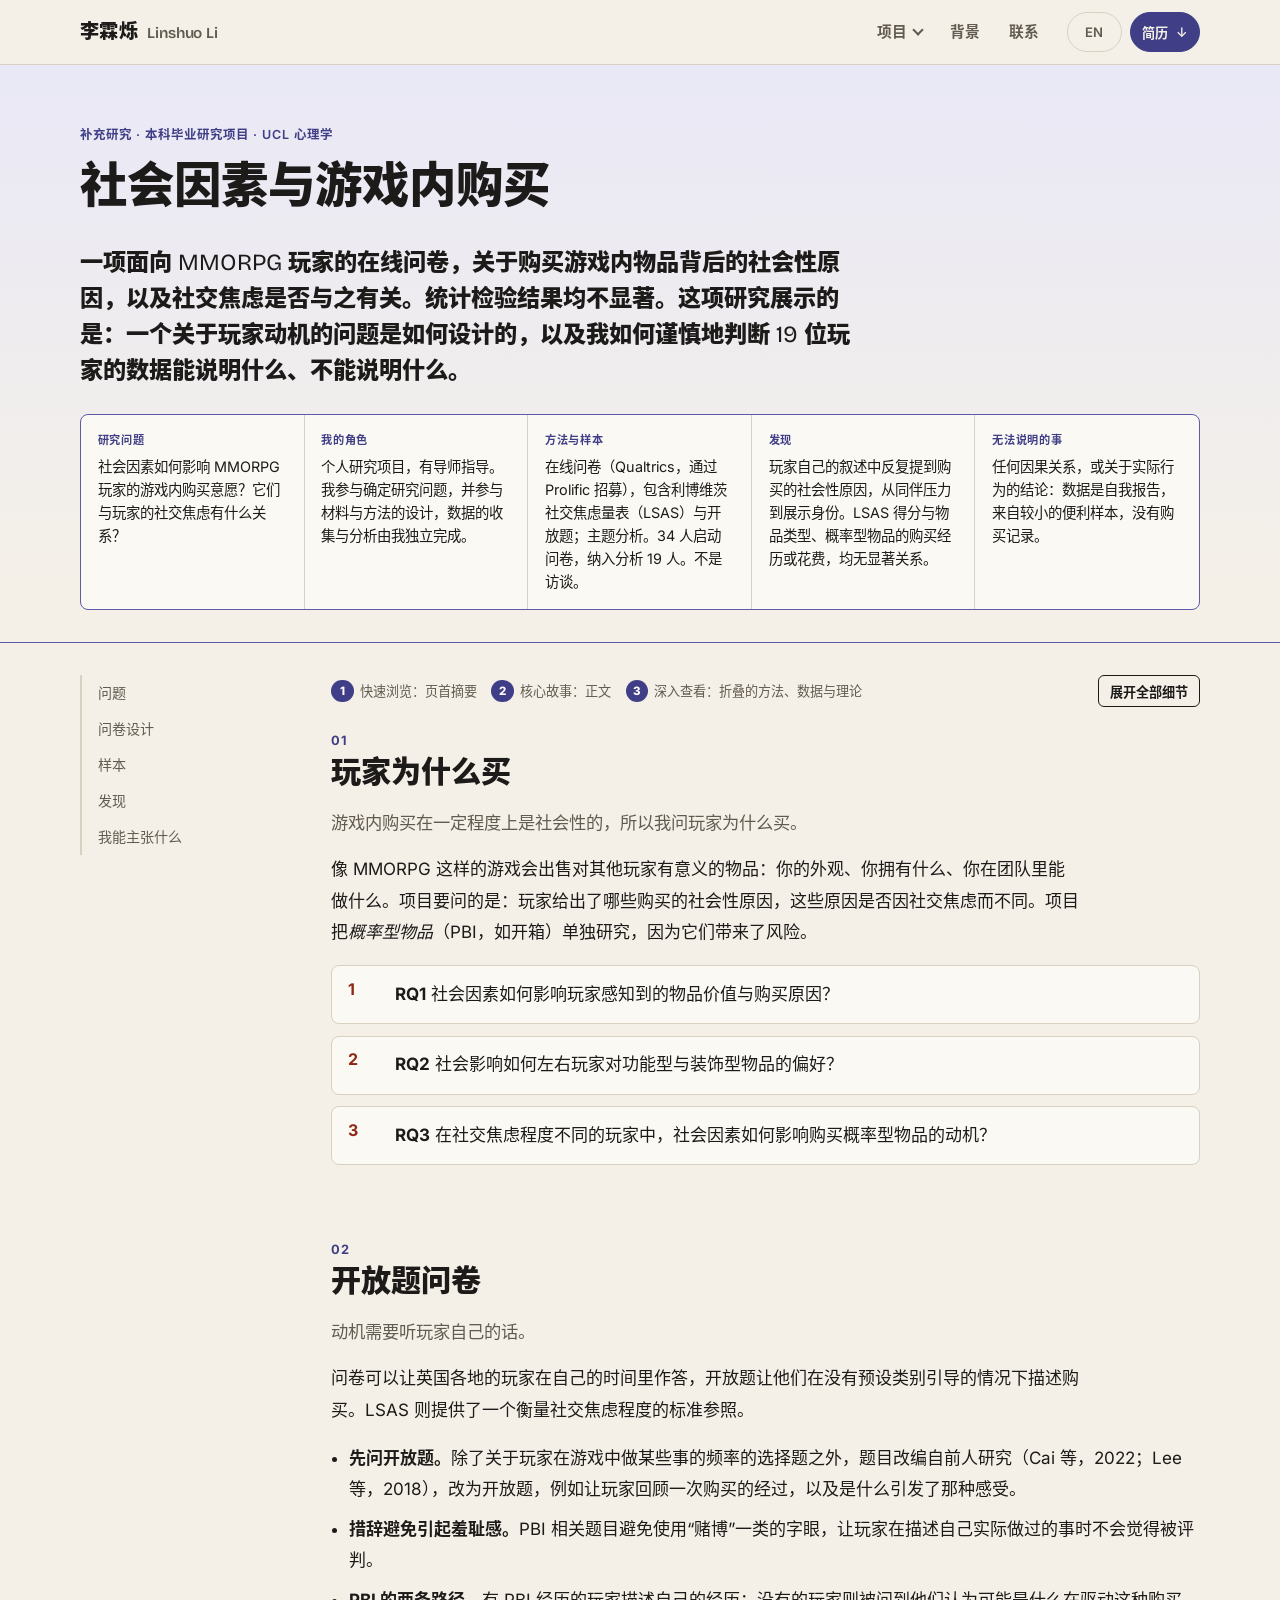
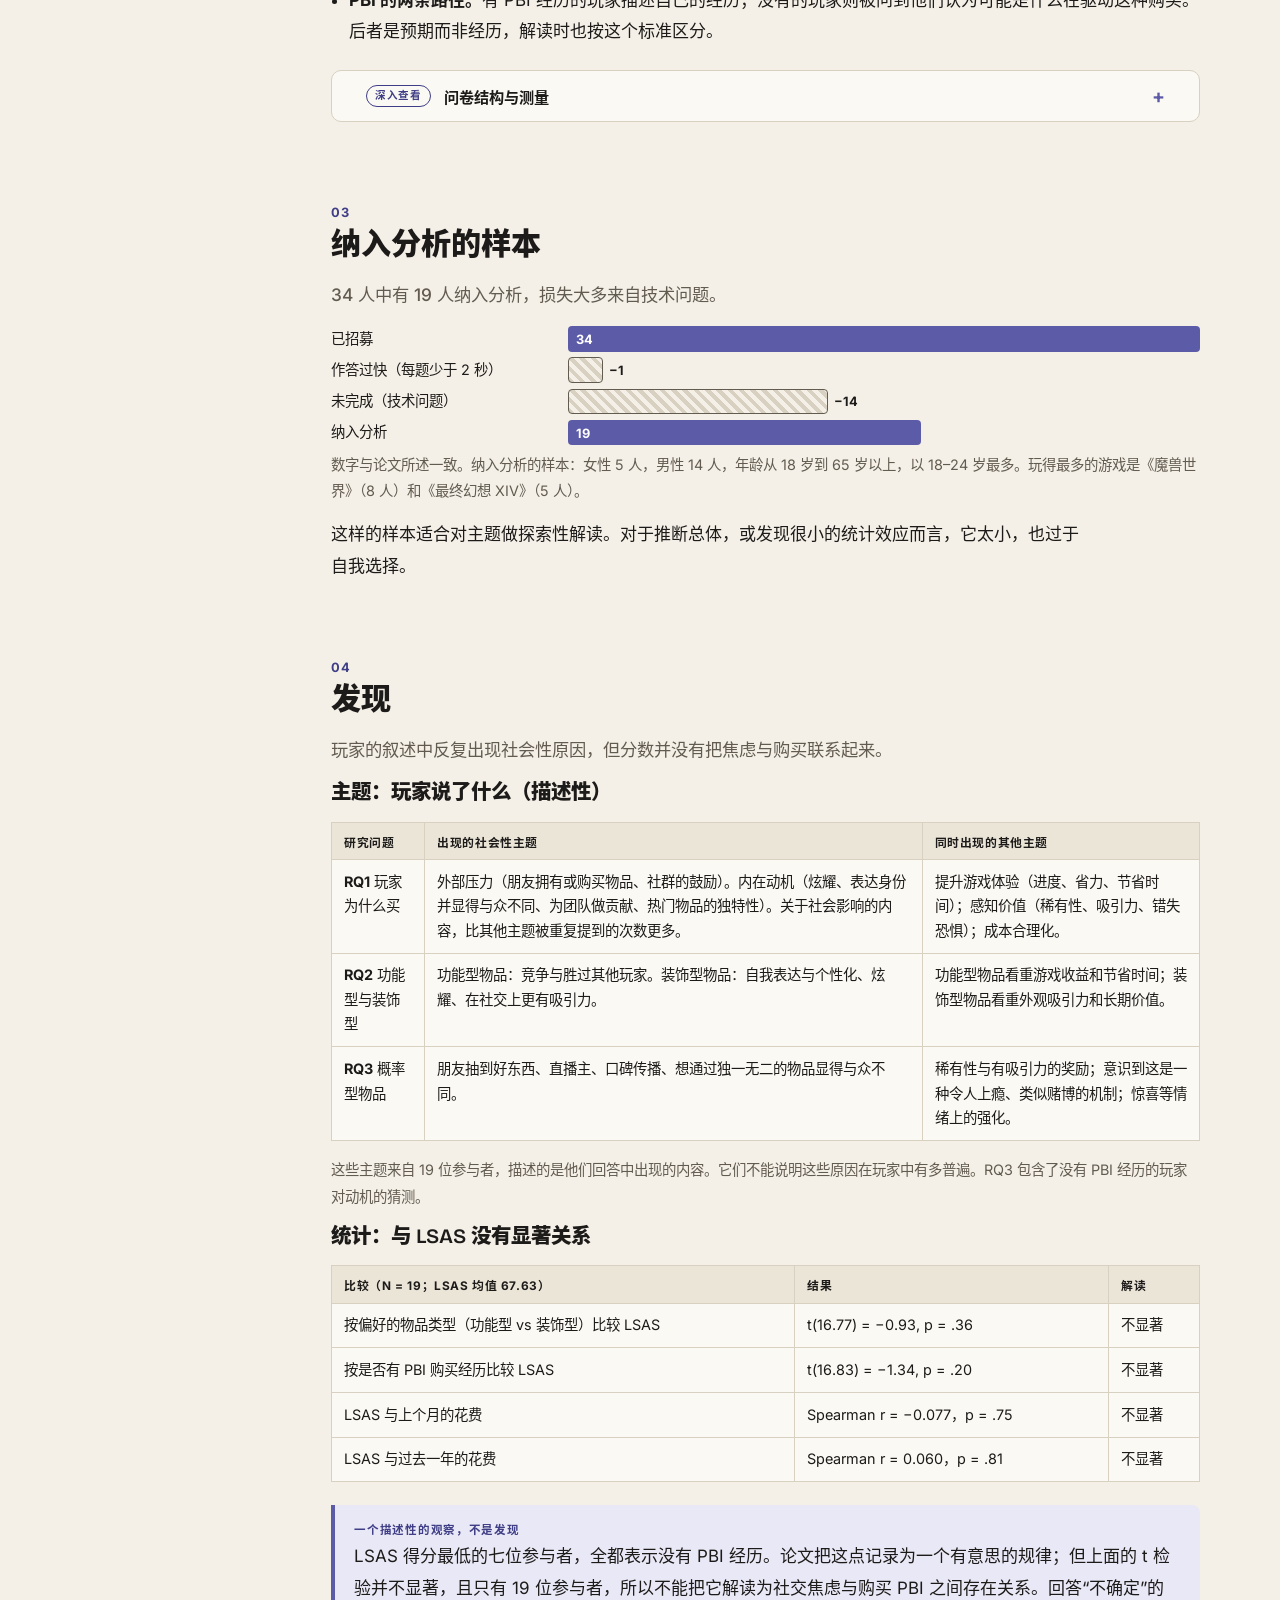
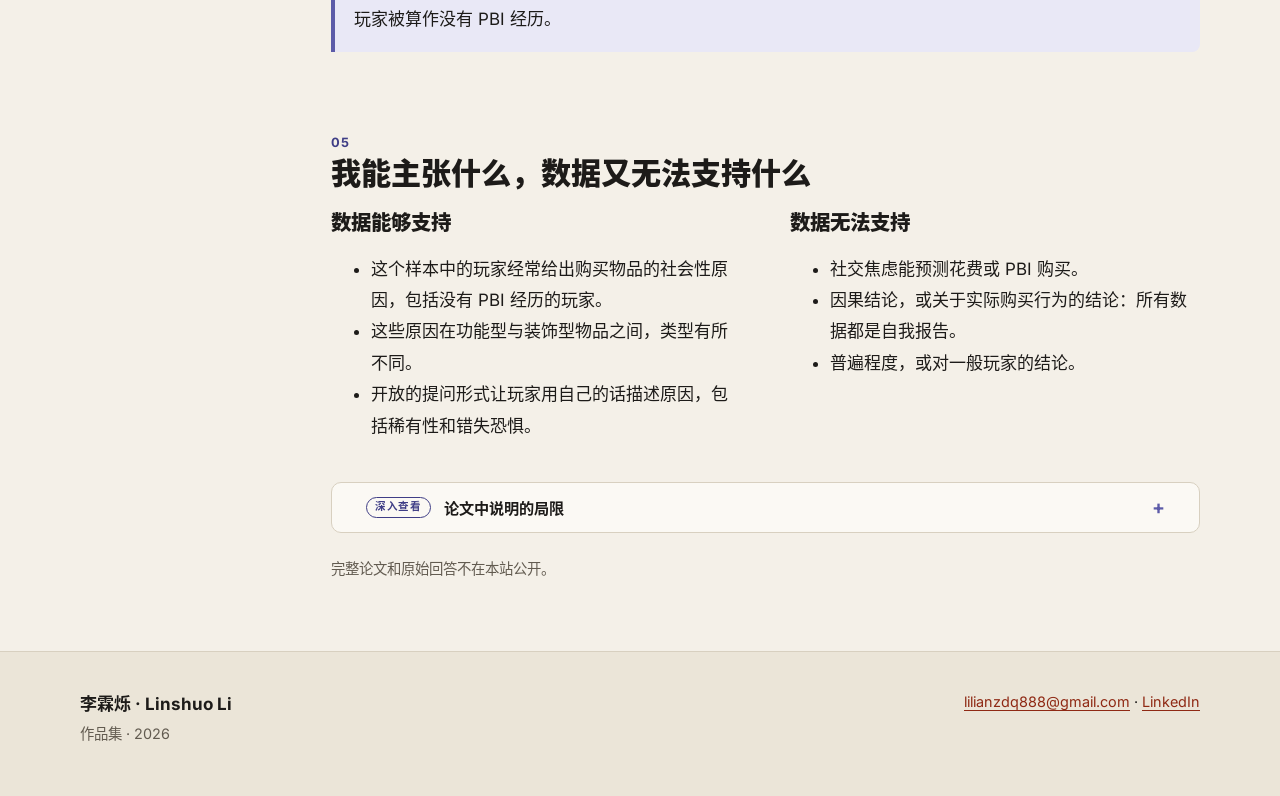
<file: projects/ucl-mmorpg-survey.html>
<!DOCTYPE html>

<html data-desc-en="Supplementary study: an online survey of MMORPG players on social motivations for in-game purchases and social anxiety." data-desc-zh="补充研究：关于 MMORPG 玩家购买动机与社交焦虑的在线问卷。" data-mode="final" data-root="../" data-title-en="Social factors and in-game purchases — Linshuo Li" data-title-zh="社会因素与游戏内购买 — 李霖烁" lang="zh-CN">
<head>
<meta charset="utf-8"/>
<meta content="width=device-width,initial-scale=1" name="viewport"/>
<meta charset="utf-8"/>
<meta content="width=device-width,initial-scale=1" name="viewport"/>
<title>社会因素与游戏内购买 — 李霖烁</title>
<meta content="补充研究：关于 MMORPG 玩家购买动机与社交焦虑的在线问卷。" name="description"/>
<script>(function(d){try{var u=new URLSearchParams(location.search),l=u.get("lang");if(l!=="en"&&l!=="zh"){l=null;try{l=localStorage.getItem("lang")}catch(e){}}d.lang=l==="en"?"en":"zh-CN";var t=u.get("track");t=t==="uxr"?"all":t;d.setAttribute("data-track",t==="games"||t==="pm"?t:"all");d.classList.add("js");if(u.get("mode")==="final")d.setAttribute("data-mode","final")}catch(e){}})(document.documentElement)</script>
<link href="../assets/css/main.css" rel="stylesheet"/>
<link href="../assets/css/v2.css" rel="stylesheet"/>
<link href="../assets/css/fonts.css" rel="stylesheet"/>
<link href="../assets/css/v4.css" rel="stylesheet"/>
<link href="../assets/css/v5.css" rel="stylesheet"/>
</head>
<body data-theme="ucl">
<a class="skip" data-no-i18n="" href="#main"><span lang="zh-CN">跳到正文</span><span lang="en">Skip to content</span></a>

<header class="top v4" data-no-i18n=""><div class="wrap hdr">
<a class="brand" href="../index.html"><span class="bz" lang="zh-CN">李霖烁</span><span class="be">Linshuo Li</span></a>
<nav aria-label="主导航" class="nav" data-en-aria-label="Main" data-i18n="aria-label" data-zh-aria-label="主导航">
<a class="navlink nojs" href="../index.html#work"><span lang="zh-CN">项目</span><span lang="en">Projects</span></a>
<button aria-controls="projMenu" aria-expanded="false" class="navbtn" data-menu-btn="" data-menu-hover="" type="button"><span lang="zh-CN">项目</span><span lang="en">Projects</span><i aria-hidden="true" class="chev"></i></button>
<a class="navlink" href="../index.html#about"><span lang="zh-CN">背景</span><span lang="en">Background</span></a>
<a class="navlink" href="../index.html#contact"><span lang="zh-CN">联系</span><span lang="en">Contact</span></a>
</nav>
<div class="hdr-r">
<button aria-label="Switch to English" class="btn sm ghost" id="langBtn" type="button"><span aria-hidden="true" lang="zh-CN">EN</span></button>
<a class="btn sm solid cvbtn" data-cv="current" download="" href="../docs/cv-uxr-zh.pdf"><span lang="zh-CN">简历</span><span lang="en">CV</span><span aria-hidden="true"> ↓</span></a>
<button aria-controls="projMenu" aria-expanded="false" class="btn sm menu-btn" data-menu-btn="" type="button"><span lang="zh-CN">菜单</span><span lang="en">Menu</span></button>
</div>
</div>
<div aria-label="项目" class="pmenu" data-en-aria-label="Projects" data-i18n="aria-label" data-zh-aria-label="项目" hidden="" id="projMenu" role="region"></div></header>
<main id="main">
<div class="p-hero"><div class="wrap">
<p class="eyebrow"><span lang="zh-CN">补充研究 · 本科毕业研究项目 · UCL 心理学</span><span lang="en">Supplementary study · Final-year research project · UCL Psychology</span></p>
<h1><span lang="zh-CN">社会因素与游戏内购买</span><span lang="en">Social factors and in‑game purchases</span></h1>
<p class="positioning" style="margin-bottom:0"><span lang="zh-CN">一项面向 MMORPG 玩家的在线问卷，关于购买游戏内物品背后的社会性原因，以及社交焦虑是否与之有关。统计检验结果均不显著。这项研究展示的是：一个关于玩家动机的问题是如何设计的，以及我如何谨慎地判断 19 位玩家的数据能说明什么、不能说明什么。</span><span lang="en">An online survey of MMORPG players about the social reasons behind buying in-game items, and whether social anxiety relates to them. The statistical tests were not significant. What the study shows is how a player-motivation question was designed, and how carefully I read what 19 players’ data can and cannot support.</span></p>
<div class="summary">
<div><span lang="zh-CN"><b>研究问题</b>社会因素如何影响 MMORPG 玩家的游戏内购买意愿？它们与玩家的社交焦虑有什么关系？</span><span lang="en"><b>Research question</b>How do social factors influence in-game purchase intentions among MMORPG players, and how do they relate to players’ social anxiety?</span></div>
<div><span lang="zh-CN"><b>我的角色</b>个人研究项目，有导师指导。我参与确定研究问题，并参与材料与方法的设计，数据的收集与分析由我独立完成。</span><span lang="en"><b>My role</b>Individual, supervised project. I contributed to the research questions and to the design of the materials and methods, and I collected and analysed the data independently.</span></div>
<div><span lang="zh-CN"><b>方法与样本</b>在线问卷（Qualtrics，通过 Prolific 招募），包含利博维茨社交焦虑量表（LSAS）与开放题；主题分析。34 人启动问卷，纳入分析 19 人。不是访谈。</span><span lang="en"><b>Method and sample</b>Online survey (Qualtrics, recruited via Prolific) with the Liebowitz Social Anxiety Scale (LSAS) and open questions; thematic analysis. 34 started, 19 analysed. Not interviews.</span></div>
<div><span lang="zh-CN"><b>发现</b>玩家自己的叙述中反复提到购买的社会性原因，从同伴压力到展示身份。LSAS 得分与物品类型、概率型物品的购买经历或花费，均无显著关系。</span><span lang="en"><b>What it found</b>Players’ own accounts repeatedly cited social reasons for buying, from peer pressure to showing identity. LSAS scores did not significantly relate to item type, probability-based purchase experience or spending.</span></div>
<div><span lang="zh-CN"><b>无法说明的事</b>任何因果关系，或关于实际行为的结论：数据是自我报告，来自较小的便利样本，没有购买记录。</span><span lang="en"><b>What it cannot say</b>Anything causal, or about behaviour: the data are self-reported, from a small convenience sample, with no purchase records.</span></div>
</div></div></div>
<div class="wrap layout">
<nav aria-label="本页目录" class="toc" data-en-aria-label="On this page" data-i18n="aria-label" data-zh-aria-label="本页目录"><span lang="zh-CN"><a href="#question">问题</a><a href="#design">问卷设计</a><a href="#sample">样本</a><a href="#findings">发现</a><a href="#claims">我能主张什么</a></span><span lang="en"><a href="#question">Question</a><a href="#design">Survey design</a><a href="#sample">Sample</a><a href="#findings">Findings</a><a href="#claims">What I would claim</a></span></nav>
<article>
<div class="deep-ctl" data-no-i18n=""><ul aria-label="阅读层次" class="layers" data-en-aria-label="Reading layers" data-i18n="aria-label" data-zh-aria-label="阅读层次"><li><b>1</b> <span lang="zh-CN">快速浏览：页首摘要</span><span lang="en">Quick scan: the summary above</span></li><li><b>2</b> <span lang="zh-CN">核心故事：正文</span><span lang="en">Core story: the main text</span></li><li><b>3</b> <span lang="zh-CN">深入查看：折叠的方法、数据与理论</span><span lang="en">Deep dive: folded methods, data and theory</span></li></ul>
<button aria-pressed="false" class="btn sm" data-expand-all="" type="button"><span class="s-off"><span lang="zh-CN">展开全部细节</span><span lang="en">Expand all details</span></span><span class="s-on"><span lang="zh-CN">收起细节</span><span lang="en">Collapse details</span></span></button></div>
<section id="question"><h2><span class="n">01</span><span lang="zh-CN">玩家为什么买</span><span lang="en">Why players buy</span></h2><p class="h2-sub"><span lang="zh-CN">游戏内购买在一定程度上是社会性的，所以我问玩家为什么买。</span><span lang="en">In-game purchases are partly social, so I asked players why they buy.</span></p>
<p class="read"><span lang="zh-CN">像 MMORPG 这样的游戏会出售对其他玩家有意义的物品：你的外观、你拥有什么、你在团队里能做什么。项目要问的是：玩家给出了哪些购买的社会性原因，这些原因是否因社交焦虑而不同。项目把<i>概率型物品</i>（PBI，如开箱）单独研究，因为它们带来了风险。</span><span lang="en">Games such as MMORPGs sell items that matter to other players: how you look, what you own, what you can do in a group. The project asked what social reasons players give for buying them, and whether those reasons differ with social anxiety. It studies <i>probability-based items</i> (PBIs, such as loot boxes) separately, because they add risk.</span></p>
<ol class="stage-list"><li><div><span lang="zh-CN"><b>RQ1</b> 社会因素如何影响玩家感知到的物品价值与购买原因？</span><span lang="en"><b>RQ1</b> How do social factors shape perceived item value and the reasons players buy?</span></div></li><li><div><span lang="zh-CN"><b>RQ2</b> 社会影响如何左右玩家对功能型与装饰型物品的偏好？</span><span lang="en"><b>RQ2</b> How does social influence shape preference between functional and ornamental items?</span></div></li><li><div><span lang="zh-CN"><b>RQ3</b> 在社交焦虑程度不同的玩家中，社会因素如何影响购买概率型物品的动机？</span><span lang="en"><b>RQ3</b> How do social factors shape motivation to buy PBIs, among players with different social anxiety?</span></div></li></ol></section>
<section id="design"><h2><span class="n">02</span><span lang="zh-CN">开放题问卷</span><span lang="en">An open-question survey</span></h2><p class="h2-sub"><span lang="zh-CN">动机需要听玩家自己的话。</span><span lang="en">Motivations needed the players’ own words.</span></p>
<p class="read"><span lang="zh-CN">问卷可以让英国各地的玩家在自己的时间里作答，开放题让他们在没有预设类别引导的情况下描述购买。LSAS 则提供了一个衡量社交焦虑程度的标准参照。</span><span lang="en">A survey reached players across the UK on their own time, and open questions let them describe purchases without preset categories steering them. LSAS gave a standard measure of social anxiety severity to compare against.</span></p>
<ul class="tick"><li><span lang="zh-CN"><b>先问开放题。</b>除了关于玩家在游戏中做某些事的频率的选择题之外，题目改编自前人研究（Cai 等，2022；Lee 等，2018），改为开放题，例如让玩家回顾一次购买的经过，以及是什么引发了那种感受。</span><span lang="en"><b>Open questions first.</b> Apart from multiple-choice questions on how often players do things in game, questions were adapted from earlier work (Cai et al., 2022; Lee et al., 2018) into open questions, such as walking through a purchase and what led to the feeling.</span></li>
<li><span lang="zh-CN"><b>措辞避免引起羞耻感。</b>PBI 相关题目避免使用“赌博”一类的字眼，让玩家在描述自己实际做过的事时不会觉得被评判。</span><span lang="en"><b>Wording to avoid shame.</b> The PBI questions avoided “gamble” wording so players would not feel judged when describing what they actually did.</span></li>
<li><span lang="zh-CN"><b>PBI 的两条路径。</b>有 PBI 经历的玩家描述自己的经历；没有的玩家则被问到他们认为可能是什么在驱动这种购买。后者是预期而非经历，解读时也按这个标准区分。</span><span lang="en"><b>Two routes for PBIs.</b> Players with PBI experience described it; players without were asked what they thought might motivate it. Those are expectations, not experiences, and are read that way.</span></li></ul>
<details class="deep" open=""><summary><span class="lay"><span lang="zh-CN">深入查看</span><span lang="en">Deep dive</span></span><span lang="zh-CN">问卷结构与测量</span><span lang="en">Survey structure and measures</span></summary><div class="tbl-wrap"><table class="tbl"><thead><tr><th><span lang="zh-CN">项目</span><span lang="en">Element</span></th><th><span lang="zh-CN">说明</span><span lang="en">Detail</span></th></tr></thead><tbody>
<tr><td><span lang="zh-CN">平台与招募</span><span lang="en">Platform and recruitment</span></td><td><span lang="zh-CN">Qualtrics 问卷；参与者通过 Prolific 招募（英国，兴趣为电子游戏，游戏经验超过 6 小时）；机会抽样。</span><span lang="en">Qualtrics survey; participants recruited through Prolific (UK, video-games hobby, more than 6 hours’ game experience); opportunity sampling.</span></td></tr>
<tr><td><span lang="zh-CN">筛选</span><span lang="en">Screening</span></td><td><span lang="zh-CN">两个问题：是否玩过 MMORPG；是否购买过游戏内物品。没有这些经历的人被筛除。</span><span lang="en">Two questions: has played an MMORPG; has bought in-game items. Those without these experiences were screened out.</span></td></tr>
<tr><td><span lang="zh-CN">模块</span><span lang="en">Blocks</span></td><td><span lang="zh-CN">共五块：人口统计与 LSAS；游戏习惯；游戏内物品购买习惯；感知到的物品价值；PBI 的经历或态度。有 PBI 经历的玩家 39 题，其余 37 题（其中开放题分别为 19 和 17 题）。</span><span lang="en">Five: demographics and LSAS; gaming habits; in-game item purchase habits; perceived item values; PBI experience or attitudes. 39 questions for players with PBI experience, 37 for the rest (19 and 17 open-ended).</span></td></tr>
<tr><td><span lang="zh-CN">LSAS</span><span lang="en">LSAS</span></td><td><span lang="zh-CN">24 项（11 项社交互动，13 项公开表现）。每种情境分别评定恐惧（0–3）与回避（0–3），得分为总和。这里用来描述严重程度，而非诊断。</span><span lang="en">24 items (11 social interaction, 13 public performance). Each situation rated for fear (0–3) and avoidance (0–3); the score is the sum. Used here to describe severity, not to diagnose.</span></td></tr>
<tr><td><span lang="zh-CN">试填与时长</span><span lang="en">Piloting and length</span></td><td><span lang="zh-CN">一次试填约用了 20 分钟；问卷设有 30 分钟的时限。</span><span lang="en">A trial run took about 20 minutes; the survey had a 30-minute limit.</span></td></tr>
<tr><td><span lang="zh-CN">伦理</span><span lang="en">Ethics</span></td><td><span lang="zh-CN">先阅读信息表并同意；经 UCLIC 研究伦理委员会批准。</span><span lang="en">Information sheet and consent first; approved by the UCLIC research ethics committee.</span></td></tr>
<tr><td><span lang="zh-CN">分析</span><span lang="en">Analysis</span></td><td><span lang="zh-CN">在 NVivo 14 中做归纳式主题分析（Braun &amp; Clarke, 2006）：标出关键词，把编码聚合成主题和子主题。定量部分：对 LSAS 与购买相关变量做双样本 t 检验和 Spearman 相关。</span><span lang="en">Inductive thematic analysis (Braun &amp; Clarke, 2006) in NVivo 14: keywords highlighted, codes clustered into themes and subthemes. Quantitative: two-sample t-tests and Spearman correlations of LSAS against purchase variables.</span></td></tr>
</tbody></table></div></details></section>
<section id="sample"><h2><span class="n">03</span><span lang="zh-CN">纳入分析的样本</span><span lang="en">Who was analysed</span></h2><p class="h2-sub"><span lang="zh-CN">34 人中有 19 人纳入分析，损失大多来自技术问题。</span><span lang="en">Nineteen of 34 participants were analysed, and most losses were technical.</span></p>
<div aria-label="34 人启动问卷，1 人因作答过快被排除，14 人因技术问题未完成，19 人纳入分析" class="funnel" data-en-aria-label="34 started, 1 removed for answering too quickly, 14 incomplete due to technical issues, 19 analysed" data-i18n="aria-label" data-zh-aria-label="34 人启动问卷，1 人因作答过快被排除，14 人因技术问题未完成，19 人纳入分析" role="img">
<div class="frow" data-i18n-children=""><span><span lang="zh-CN">已招募</span><span lang="en">Recruited</span></span><i style="width:100%"><b>34</b></i></div>
<div class="frow" data-i18n-children=""><span><span lang="zh-CN">作答过快（每题少于 2 秒）</span><span lang="en">Answered too quickly (&lt;2 s per item)</span></span><i class="lost" style="width:2.9%"><b>−1</b></i></div>
<div class="frow" data-i18n-children=""><span><span lang="zh-CN">未完成（技术问题）</span><span lang="en">Incomplete (technical issues)</span></span><i class="lost" style="width:41.2%"><b>−14</b></i></div>
<div class="frow" data-i18n-children=""><span><span lang="zh-CN">纳入分析</span><span lang="en">Analysed</span></span><i style="width:55.9%"><b>19</b></i></div></div>
<p class="small muted"><span lang="zh-CN">数字与论文所述一致。纳入分析的样本：女性 5 人，男性 14 人，年龄从 18 岁到 65 岁以上，以 18–24 岁最多。玩得最多的游戏是《魔兽世界》（8 人）和《最终幻想 XIV》（5 人）。</span><span lang="en">Counts as reported in the paper. Analysed sample: 5 female, 14 male, aged 18 to over 65, most often 18–24. The most-played games were World of Warcraft (8) and Final Fantasy XIV (5).</span></p>
<p class="read"><span lang="zh-CN">这样的样本适合对主题做探索性解读。对于推断总体，或发现很小的统计效应而言，它太小，也过于自我选择。</span><span lang="en">The sample suits an exploratory read of themes. It is too small and too self-selected for population claims or for finding small statistical effects.</span></p></section>
<section id="findings"><h2><span class="n">04</span><span lang="zh-CN">发现</span><span lang="en">Findings</span></h2><p class="h2-sub"><span lang="zh-CN">玩家的叙述中反复出现社会性原因，但分数并没有把焦虑与购买联系起来。</span><span lang="en">Social reasons recurred in players’ accounts, but the scores did not link anxiety to buying.</span></p>
<h3><span lang="zh-CN">主题：玩家说了什么（描述性）</span><span lang="en">Themes: what players said (descriptive)</span></h3>
<div class="tbl-wrap"><table class="tbl"><thead><tr><th><span lang="zh-CN">研究问题</span><span lang="en">Research question</span></th><th><span lang="zh-CN">出现的社会性主题</span><span lang="en">Social themes that appeared</span></th><th><span lang="zh-CN">同时出现的其他主题</span><span lang="en">Other themes alongside</span></th></tr></thead><tbody>
<tr><td><span lang="zh-CN"><b>RQ1</b> 玩家为什么买</span><span lang="en"><b>RQ1</b> Why players buy</span></td><td><span lang="zh-CN">外部压力（朋友拥有或购买物品、社群的鼓励）。内在动机（炫耀、表达身份并显得与众不同、为团队做贡献、热门物品的独特性）。关于社会影响的内容，比其他主题被重复提到的次数更多。</span><span lang="en">External pressure (friends owning or buying items, community encouragement). Intrinsic motives (to show off, to express identity and stand out, to contribute to a group, uniqueness of popular items). Social-influence points were repeated more often than the other themes.</span></td><td><span lang="zh-CN">提升游戏体验（进度、省力、节省时间）；感知价值（稀有性、吸引力、错失恐惧）；成本合理化。</span><span lang="en">Enhancing gameplay (progress, less effort, saving time); perceived value (rarity, attractiveness, fear of missing out); cost justification.</span></td></tr>
<tr><td><span lang="zh-CN"><b>RQ2</b> 功能型与装饰型</span><span lang="en"><b>RQ2</b> Functional vs ornamental</span></td><td><span lang="zh-CN">功能型物品：竞争与胜过其他玩家。装饰型物品：自我表达与个性化、炫耀、在社交上更有吸引力。</span><span lang="en">Functional items: competition and being better than other players. Ornamental items: self-expression and customisation, showing off, being socially attractive.</span></td><td><span lang="zh-CN">功能型物品看重游戏收益和节省时间；装饰型物品看重外观吸引力和长期价值。</span><span lang="en">Gameplay benefit and time-saving for functional items; visual appeal and long-term value for ornamental ones.</span></td></tr>
<tr><td><span lang="zh-CN"><b>RQ3</b> 概率型物品</span><span lang="en"><b>RQ3</b> Probability-based items</span></td><td><span lang="zh-CN">朋友抽到好东西、直播主、口碑传播、想通过独一无二的物品显得与众不同。</span><span lang="en">Friends’ good draws, live streamers, word of mouth, wanting to stand out through unique items.</span></td><td><span lang="zh-CN">稀有性与有吸引力的奖励；意识到这是一种令人上瘾、类似赌博的机制；惊喜等情绪上的强化。</span><span lang="en">Rarity and attractive rewards; awareness of an addictive, gambling-like mechanism; emotional reinforcement such as surprise.</span></td></tr>
</tbody></table></div>
<p class="small muted"><span lang="zh-CN">这些主题来自 19 位参与者，描述的是他们回答中出现的内容。它们不能说明这些原因在玩家中有多普遍。RQ3 包含了没有 PBI 经历的玩家对动机的猜测。</span><span lang="en">Themes come from 19 participants and describe what appeared in their responses. They do not show how common these reasons are among players. RQ3 includes players without PBI experience guessing at motives.</span></p>
<h3><span lang="zh-CN">统计：与 LSAS 没有显著关系</span><span lang="en">Statistics: no significant relationship with LSAS</span></h3>
<div class="tbl-wrap"><table class="tbl"><thead><tr><th><span lang="zh-CN">比较（n = 19；LSAS 均值 67.63）</span><span lang="en">Comparison (n = 19; LSAS mean 67.63)</span></th><th><span lang="zh-CN">结果</span><span lang="en">Result</span></th><th><span lang="zh-CN">解读</span><span lang="en">Reading</span></th></tr></thead><tbody>
<tr><td><span lang="zh-CN">按偏好的物品类型（功能型 vs 装饰型）比较 LSAS</span><span lang="en">LSAS by preferred item type (functional vs ornamental)</span></td><td>t(16.77) = −0.93, p = .36</td><td><span lang="zh-CN">不显著</span><span lang="en">Not significant</span></td></tr>
<tr><td><span lang="zh-CN">按是否有 PBI 购买经历比较 LSAS</span><span lang="en">LSAS by PBI purchase experience</span></td><td>t(16.83) = −1.34, p = .20</td><td><span lang="zh-CN">不显著</span><span lang="en">Not significant</span></td></tr>
<tr><td><span lang="zh-CN">LSAS 与上个月的花费</span><span lang="en">LSAS and last-month spending</span></td><td><span lang="zh-CN">Spearman r = −0.077，p = .75</span><span lang="en">Spearman r = −0.077, p = .75</span></td><td><span lang="zh-CN">不显著</span><span lang="en">Not significant</span></td></tr>
<tr><td><span lang="zh-CN">LSAS 与过去一年的花费</span><span lang="en">LSAS and last-year spending</span></td><td><span lang="zh-CN">Spearman r = 0.060，p = .81</span><span lang="en">Spearman r = 0.060, p = .81</span></td><td><span lang="zh-CN">不显著</span><span lang="en">Not significant</span></td></tr>
</tbody></table></div>
<div class="callout"><b class="k"><span lang="zh-CN">一个描述性的观察，不是发现</span><span lang="en">A descriptive observation, not a finding</span></b><p><span lang="zh-CN">LSAS 得分最低的七位参与者，全都表示没有 PBI 经历。论文把这点记录为一个有意思的规律；但上面的 t 检验并不显著，且只有 19 位参与者，所以不能把它解读为社交焦虑与购买 PBI 之间存在关系。回答“不确定”的玩家被算作没有 PBI 经历。</span><span lang="en">The seven participants with the lowest LSAS scores all reported no PBI experience. The paper notes this as an interesting pattern; the t-test above was not significant, and with 19 participants it cannot be read as a relationship between social anxiety and PBI buying. Players who answered “not sure” were counted as having no PBI experience.</span></p></div></section>
<section id="claims"><h2><span class="n">05</span><span lang="zh-CN">我能主张什么，数据又无法支持什么</span><span lang="en">What I would claim, and what the data cannot support</span></h2>
<div class="two"><div><h3><span lang="zh-CN">数据能够支持</span><span lang="en">The data can support</span></h3><ul><li><span lang="zh-CN">这个样本中的玩家经常给出购买物品的社会性原因，包括没有 PBI 经历的玩家。</span><span lang="en">Players in this sample frequently gave social reasons for buying items, including players without PBI experience.</span></li><li><span lang="zh-CN">这些原因在功能型与装饰型物品之间，类型有所不同。</span><span lang="en">Those reasons differ in kind between functional and ornamental items.</span></li><li><span lang="zh-CN">开放的提问形式让玩家用自己的话描述原因，包括稀有性和错失恐惧。</span><span lang="en">The open format let players describe their reasons in their own terms, including rarity and fear of missing out.</span></li></ul></div>
<div><h3><span lang="zh-CN">数据无法支持</span><span lang="en">The data cannot support</span></h3><ul><li><span lang="zh-CN">社交焦虑能预测花费或 PBI 购买。</span><span lang="en">That social anxiety predicts spending or PBI purchasing.</span></li><li><span lang="zh-CN">因果结论，或关于实际购买行为的结论：所有数据都是自我报告。</span><span lang="en">Causal claims, or claims about actual purchase behaviour: all data are self-report.</span></li><li><span lang="zh-CN">普遍程度，或对一般玩家的结论。</span><span lang="en">Prevalence, or conclusions for players in general.</span></li></ul></div></div>
<details class="deep" open=""><summary><span class="lay"><span lang="zh-CN">深入查看</span><span lang="en">Deep dive</span></span><span lang="zh-CN">论文中说明的局限</span><span lang="en">Limits stated in the paper</span></summary><ul><li><span lang="zh-CN">只有自我报告，没有行为层面的购买数据。</span><span lang="en">Self-report only; no behavioural purchase data.</span></li><li><span lang="zh-CN">玩家所说的“错失恐惧”含义不明确。</span><span lang="en">What players meant by “fear of missing out” is ambiguous.</span></li><li><span lang="zh-CN">样本很小，只有 19 人，通过机会抽样招募。</span><span lang="en">Small sample of 19, recruited by opportunity sampling.</span></li><li><span lang="zh-CN">研究者对社会因素的侧重，可能影响了主题的生成方式；论文对此做了反思。</span><span lang="en">Researcher emphasis on social factors may have shaped how themes were generated; the paper reflects on this.</span></li><li><span lang="zh-CN">没有把游戏内花费与游戏外的真实金钱做比较。</span><span lang="en">No comparison of spending with real money outside games.</span></li></ul>
<p class="small muted"><span lang="zh-CN">论文还提出，游戏可以帮助玩家从购买记录中认识自己的偏好，并讨论了对 PBI 的监管。这些是作者的讨论观点，不是经过检验的结果。</span><span lang="en">The paper also suggests that games could help players see their own preferences from purchase history, and discusses regulation of PBIs. These are the author’s discussion points, not tested results.</span></p></details>
<p class="small muted"><span lang="zh-CN">完整论文和原始回答不在本站公开。</span><span lang="en">The full paper and the raw responses are not published on this site.</span></p></section>
</article></div>
</main>
<footer class="site" data-no-i18n=""><div class="wrap">
<div><b><span lang="zh-CN">李霖烁</span><span lang="en">Linshuo Li</span> · Linshuo Li</b><br/><span class="muted small"><span lang="zh-CN">作品集 · 2026</span><span lang="en">Portfolio · 2026</span></span></div>
<div class="small"><a href="mailto:lilianzdq888@gmail.com">lilianzdq888@gmail.com</a> · <a href="https://www.linkedin.com/in/lilian-li-856014299/" rel="noopener" target="_blank">LinkedIn</a></div>
</div></footer>
<script src="../assets/js/data.js"></script>
<script src="../assets/js/site-data.js"></script>
<script src="../assets/js/i18n.js"></script>
<script src="../assets/js/nav.js"></script>
<script src="../assets/js/main.js"></script>
<script src="../assets/js/v2.js"></script>
<script src="../assets/js/case.js"></script>
</body>
</html>
</file>
<file: assets/css/main.css>
/* Research-notebook / evidence-board theme. Edit the variables to re-theme. */
:root{
  --paper:#F4F0E8; --paper2:#EBE5D8; --card:#FBF9F4; --ink:#1D1B19; --muted:#625B50; --rule:#D8D0C0;
  --accent:#B8381F; --accent-ink:#8F2914; --data:#2F4B66; --data2:#8FA6BA; --tint:#E4EAF0; --mark:#F5E391;
  --serif:"Iowan Old Style","Palatino Linotype","Noto Serif SC","Songti SC","STSong",Georgia,serif;
  --sans:system-ui,-apple-system,"Segoe UI","PingFang SC","Microsoft YaHei","Noto Sans SC",sans-serif;
  --mono:ui-monospace,"SF Mono",Consolas,"Liberation Mono",monospace;
  --maxw:1120px; --read:68ch;
}
*,*::before,*::after{box-sizing:border-box}
html{scroll-behavior:smooth;-webkit-text-size-adjust:100%}
body{margin:0;background:var(--paper);color:var(--ink);font:400 17px/1.7 var(--sans);overflow-x:hidden}
img,video{max-width:100%;height:auto;display:block}
a{color:var(--accent-ink);text-underline-offset:3px}
a:hover{color:var(--accent)}
:focus-visible{outline:3px solid var(--data);outline-offset:3px;border-radius:3px}
.skip{position:absolute;left:-999px;top:8px;background:var(--ink);color:#fff;padding:.5rem .9rem;z-index:100}
.skip:focus{left:8px}
.wrap{width:min(100% - 2.5rem,var(--maxw));margin-inline:auto}
h1,h2,h3,h4{font-family:var(--serif);line-height:1.2;margin:0 0 .6em;font-weight:600;letter-spacing:-.01em}
h1{font-size:clamp(2.1rem,5.4vw,3.6rem)} h2{font-size:clamp(1.55rem,3.2vw,2.15rem)} h3{font-size:1.28rem} h4{font-size:1.05rem}
p{margin:0 0 1em} .read{max-width:var(--read)}
.eyebrow{font:600 .78rem/1 var(--mono);letter-spacing:.08em;text-transform:uppercase;color:var(--accent-ink);margin:0 0 1rem}
.muted{color:var(--muted)} .small{font-size:.9rem} .mono{font-family:var(--mono)}

/* top bar */
.top{position:sticky;top:0;z-index:50;background:color-mix(in srgb,var(--paper) 92%,transparent);backdrop-filter:blur(8px);border-bottom:1px solid var(--rule)}
.top .wrap{display:flex;align-items:center;gap:1rem;min-height:58px}
.brand{font:700 1.05rem var(--serif);text-decoration:none;color:var(--ink);margin-right:auto}
.nav{display:flex;gap:1.3rem;align-items:center}
.nav a{font:500 .92rem var(--sans);text-decoration:none;color:var(--muted);padding:.4rem 0;border-bottom:2px solid transparent}
.nav a:hover,.nav a[aria-current="true"]{color:var(--ink);border-bottom-color:var(--accent)}
.btn{display:inline-flex;align-items:center;gap:.5rem;font:600 .92rem var(--sans);padding:.65rem 1.05rem;border:1.5px solid var(--ink);border-radius:6px;background:transparent;color:var(--ink);text-decoration:none;cursor:pointer;transition:transform .15s,background .15s,color .15s}
.btn:hover{background:var(--ink);color:var(--paper);transform:translateY(-1px)}
.btn.solid{background:var(--ink);color:var(--paper)} .btn.solid:hover{background:var(--accent);border-color:var(--accent)}
.btn.sm{padding:.35rem .7rem;font-size:.82rem}
.menu-btn{display:none}
@media(max-width:860px){
  .menu-btn{display:inline-flex}
  .nav{position:absolute;inset:58px 0 auto 0;background:var(--paper);border-bottom:1px solid var(--rule);flex-direction:column;align-items:flex-start;padding:.8rem 1.25rem 1.2rem;gap:.2rem;display:none}
  .nav.open{display:flex} .nav a{padding:.55rem 0;width:100%}
}

/* notebook paper hero */
.hero{padding:clamp(2.5rem,6vw,5rem) 0 clamp(2rem,4vw,3.5rem);background-image:linear-gradient(var(--rule) 1px,transparent 1px);background-size:100% 2.1rem;background-position:0 .6rem;border-bottom:1px solid var(--rule)}
.hero .grid{display:grid;grid-template-columns:minmax(0,1.5fr) minmax(0,.8fr);gap:clamp(1.5rem,4vw,3.5rem);align-items:center}
.hero.nophoto .grid{grid-template-columns:1fr}
.hero h1 .en-name{display:block;font-size:.5em;font-weight:500;color:var(--muted);margin-top:.35em;font-family:var(--sans);letter-spacing:0}
.positioning{font:400 clamp(1.15rem,2.3vw,1.45rem)/1.55 var(--serif);max-width:34em;margin:1.2rem 0 1.6rem}
.positioning mark{background:linear-gradient(transparent 55%,var(--mark) 55%);color:inherit}
.chips{display:flex;flex-wrap:wrap;gap:.5rem;margin:0 0 1.5rem;padding:0;list-style:none}
.chip{font:500 .8rem var(--sans);padding:.28rem .7rem;border:1px solid var(--rule);border-radius:99px;background:var(--card)}
.cta-row{display:flex;flex-wrap:wrap;gap:.7rem}
.photo{margin:0;position:relative;transform:rotate(1.2deg);background:var(--card);padding:.7rem .7rem 2.2rem;box-shadow:0 10px 30px -14px rgba(0,0,0,.35);border:1px solid var(--rule)}
.photo::before{content:"";position:absolute;top:-12px;left:50%;width:84px;height:24px;margin-left:-42px;background:rgba(184,56,31,.28);transform:rotate(-3deg)}
.photo{min-width:0}.photo img{aspect-ratio:4/5;object-fit:cover;width:100%}
@media(max-width:820px){.hero .grid{grid-template-columns:minmax(0,1fr)}.photo{max-width:260px;order:-1}}

section.block{padding:clamp(2.5rem,6vw,4.5rem) 0;border-top:1px solid var(--rule)}
section.block:first-of-type{border-top:0}
.sec-head{display:flex;justify-content:space-between;align-items:end;gap:1rem;flex-wrap:wrap;margin-bottom:1.6rem}
.sec-head h2{margin:0}

/* ability cards */
.abilities{display:grid;grid-template-columns:repeat(3,1fr);gap:1.1rem}
.ability{background:var(--card);border:1px solid var(--rule);border-radius:8px;padding:1.3rem 1.3rem 1.1rem;position:relative;transition:transform .2s,box-shadow .2s}
.ability:hover{transform:translateY(-3px);box-shadow:0 12px 24px -16px rgba(0,0,0,.4)}
.ability .no{font:700 .8rem var(--mono);color:var(--accent-ink)}
.ability p{margin:.3rem 0 .8rem;font-size:.96rem}
.ability .ev{font:500 .85rem var(--sans)}
@media(max-width:900px){.abilities{grid-template-columns:1fr}}

/* project covers */
.projects{display:grid;gap:1.3rem}
.pcard{display:grid;grid-template-columns:1.05fr 1fr;background:var(--card);border:1px solid var(--rule);border-radius:10px;overflow:hidden;text-decoration:none;color:inherit;transition:transform .25s,box-shadow .25s}
.pcard:hover{transform:translateY(-4px);box-shadow:0 18px 34px -22px rgba(0,0,0,.5);color:inherit}
.pcard:nth-child(even){grid-template-columns:1fr 1.05fr}.pcard:nth-child(even) .cover{order:2}
.cover{position:relative;min-height:290px;background:var(--tint);overflow:hidden}
.cover img.bg{position:absolute;inset:0;width:100%;height:100%;object-fit:cover;transition:transform .6s}
.pcard:hover .cover img.bg{transform:scale(1.04)}
.cover .badge{position:absolute;left:1rem;top:1rem;font:600 .72rem var(--mono);background:var(--ink);color:var(--paper);padding:.3rem .55rem;border-radius:4px;letter-spacing:.05em}
.pbody{padding:clamp(1.3rem,3vw,2.1rem);display:flex;flex-direction:column;gap:.2rem}
.pbody h3{font-size:1.55rem;margin-bottom:.5rem}
.facts{margin:.8rem 0 1rem;padding:0;list-style:none;display:grid;gap:.35rem;font-size:.92rem}
.facts li{display:grid;grid-template-columns:7.2rem 1fr;gap:.5rem}
.facts b{font:600 .72rem var(--mono);text-transform:uppercase;letter-spacing:.05em;color:var(--muted);padding-top:.25rem}
.more-link{margin-top:auto;font:600 .92rem var(--sans);color:var(--accent-ink)}
@media(max-width:820px){.pcard,.pcard:nth-child(even){grid-template-columns:1fr}.pcard:nth-child(even) .cover{order:0}.cover{min-height:210px}}
.cover-chart{position:absolute;inset:0;padding:1.6rem 1.4rem 1rem;display:flex;align-items:flex-end;gap:.6rem;background:linear-gradient(160deg,#E4EAF0,#F4F0E8)}
.cover-chart i{flex:1;background:var(--data);border-radius:3px 3px 0 0;display:block;position:relative}
.cover-chart i.lite{background:var(--data2)} .cover-chart i span{position:absolute;top:-1.2rem;left:0;right:0;text-align:center;font:600 .7rem var(--mono);color:var(--muted)}
.cover-chart small{position:absolute;left:1.4rem;top:3.4rem;font:600 .75rem var(--mono);color:var(--muted);max-width:60%}

/* small cards & timeline */
.cards{display:grid;grid-template-columns:repeat(3,1fr);gap:1rem}
@media(max-width:960px){.cards{grid-template-columns:1fr 1fr}} @media(max-width:620px){.cards{grid-template-columns:1fr}}
.mini{background:var(--card);border:1px solid var(--rule);border-radius:8px;padding:1.1rem 1.2rem}
.mini h3{font-size:1.08rem;margin-bottom:.35rem} .mini p{font-size:.92rem;margin:.3rem 0}
.tag{display:inline-block;font:600 .7rem var(--mono);letter-spacing:.04em;padding:.18rem .5rem;border-radius:4px;background:var(--tint);color:var(--data);margin:0 .3rem .3rem 0;text-transform:uppercase}
.tag.warn{background:#F8E0D8;color:var(--accent-ink)} .tag.synth{background:#FBE7A6;color:#5B4500}
.timeline{list-style:none;margin:0;padding:0 0 0 1.4rem;border-left:2px solid var(--rule)}
.timeline li{position:relative;padding:0 0 1.25rem 1rem}
.timeline li::before{content:"";position:absolute;left:-1.87rem;top:.5rem;width:.7rem;height:.7rem;border-radius:50%;background:var(--paper);border:2px solid var(--accent)}
.timeline time{font:600 .8rem var(--mono);color:var(--muted)} .timeline b{display:block;font-family:var(--serif);font-size:1.05rem}
.two{display:grid;grid-template-columns:1fr 1fr;gap:clamp(1.4rem,4vw,3rem)}@media(max-width:820px){.two{grid-template-columns:1fr}}
.life{display:grid;grid-template-columns:repeat(4,minmax(0,1fr));gap:.8rem}.life .slot{aspect-ratio:3/2}@media(max-width:700px){.life{grid-template-columns:repeat(2,minmax(0,1fr))}}
footer.site{border-top:1px solid var(--rule);padding:2.4rem 0 3rem;background:var(--paper2)}
footer .wrap{display:flex;justify-content:space-between;flex-wrap:wrap;gap:1.2rem}

.slot{position:relative;margin:0;min-width:0}
.slot img{width:100%;height:100%;object-fit:cover;border-radius:4px}
.slot.missing img{display:none}
.slot.missing,.pending{border:2px dashed var(--accent);background:repeating-linear-gradient(135deg,transparent 0 10px,rgba(184,56,31,.06) 10px 20px);border-radius:8px;padding:1rem;color:var(--accent-ink);font:500 .85rem/1.5 var(--mono)}
.slot.missing{display:grid;place-items:center;text-align:center;min-height:120px}
html[data-mode="final"] .pending,html[data-mode="final"] .slot.missing,html[data-mode="final"] .review-only{display:none!important}

/* ---------- project pages ---------- */
.p-hero{padding:clamp(2.2rem,5vw,4rem) 0 2rem;border-bottom:1px solid var(--rule)}
.p-hero h1{max-width:20ch}
.summary{margin-top:1.6rem;display:grid;grid-template-columns:repeat(5,1fr);border:1px solid var(--ink);background:var(--card);border-radius:8px;overflow:hidden}
.summary div{padding:1rem 1.05rem;border-right:1px solid var(--rule);font-size:.9rem}
.summary div:last-child{border-right:0}
.summary b{display:block;font:700 .7rem var(--mono);letter-spacing:.06em;text-transform:uppercase;color:var(--accent-ink);margin-bottom:.45rem}
@media(max-width:1000px){.summary{grid-template-columns:1fr 1fr}.summary div{border-bottom:1px solid var(--rule)}}
@media(max-width:560px){.summary{grid-template-columns:1fr}}
.layout{display:grid;grid-template-columns:200px minmax(0,1fr);gap:clamp(1.5rem,4vw,3.5rem);padding-top:2rem}
.toc{position:sticky;top:76px;align-self:start;font-size:.88rem;border-left:2px solid var(--rule);padding-left:1rem}
.toc a{display:block;padding:.38rem 0;color:var(--muted);text-decoration:none}
.toc a[aria-current="true"]{color:var(--ink);font-weight:600}
.toc a[aria-current="true"]::before{content:"";}
@media(max-width:980px){.layout{grid-template-columns:minmax(0,1fr)}.toc{display:none}}
article section{padding:0 0 clamp(2rem,5vw,3.4rem);scroll-margin-top:80px}
article h2{padding-top:.4rem}
article h2 .n{font:700 .8rem var(--mono);color:var(--accent-ink);display:block;margin-bottom:.4rem;letter-spacing:.06em}
.callout{border-left:4px solid var(--accent);background:var(--card);padding:1rem 1.2rem;margin:1.4rem 0;border-radius:0 8px 8px 0}
.callout b.k{display:block;font:700 .72rem var(--mono);text-transform:uppercase;letter-spacing:.06em;color:var(--accent-ink);margin-bottom:.3rem}
.callout.data{border-color:var(--data)}.callout.data b.k{color:var(--data)}
.callout p:last-child{margin:0}
.quote{margin:.4rem 0;padding:.7rem 1rem;background:var(--tint);border-radius:6px;font:italic 1rem/1.5 var(--serif)}
.quote cite{display:block;font:600 .72rem var(--mono);font-style:normal;color:var(--muted);margin-top:.3rem}
.tbl{width:100%;border-collapse:collapse;font-size:.9rem;margin:1rem 0;background:var(--card)}
.tbl th,.tbl td{border:1px solid var(--rule);padding:.6rem .75rem;text-align:left;vertical-align:top}
.tbl th{background:var(--paper2);font:700 .74rem var(--mono);letter-spacing:.05em;text-transform:uppercase}
.tbl-wrap{overflow-x:auto;margin:1rem 0;-webkit-overflow-scrolling:touch}.tbl-wrap .tbl{min-width:640px;margin:0}
.fig{margin:1.4rem 0}.fig figcaption{font-size:.88rem;color:var(--muted);margin-top:.55rem;max-width:var(--read)}
.fig figcaption b{color:var(--ink)}
.zoom{display:block;width:100%;padding:0;border:1px solid var(--rule);background:#fff;border-radius:6px;cursor:zoom-in;overflow:hidden}
.zoom img{width:100%}
.fig-grid{display:grid;grid-template-columns:repeat(auto-fit,minmax(240px,1fr));gap:1rem}
details{border:1px solid var(--rule);border-radius:8px;background:var(--card);margin:1rem 0;padding:0 1.1rem}
summary{cursor:pointer;font:600 .95rem var(--sans);padding:.9rem 0;list-style:none}
summary::-webkit-details-marker{display:none}
summary::after{content:"+";float:right;font:700 1.2rem var(--mono);color:var(--accent-ink)}
details[open] summary::after{content:"–"}
details[open]{padding-bottom:1rem}
.vids{display:grid;grid-template-columns:repeat(auto-fit,minmax(150px,200px));gap:1rem;margin:1.2rem 0}
.vid{margin:0}.vid video{border-radius:18px;border:5px solid var(--ink);background:#000;width:100%}
.vid figcaption{font-size:.8rem;color:var(--muted);margin-top:.45rem;line-height:1.4}
.stage-list{display:grid;gap:.7rem;margin:1rem 0;padding:0;list-style:none;counter-reset:s}
.stage-list li{counter-increment:s;display:grid;grid-template-columns:2.2rem 1fr;gap:.7rem;background:var(--card);border:1px solid var(--rule);border-radius:8px;padding:.8rem 1rem}
.stage-list li::before{content:counter(s);font:700 1rem var(--mono);color:var(--accent-ink)}

/* charts (HTML/CSS, values always visible) */
.chart{background:var(--card);border:1px solid var(--rule);border-radius:8px;padding:1.2rem 1.2rem .9rem}
.chart h4{margin:0 0 .15rem}.chart .sub{font:500 .8rem var(--mono);color:var(--muted);margin:0 0 1rem}
.legend{display:flex;flex-wrap:wrap;gap:.9rem;font:500 .8rem var(--sans);margin:0 0 .9rem}
.legend i{display:inline-block;width:.8rem;height:.8rem;border-radius:2px;margin-right:.35rem;vertical-align:-1px}
.hb{display:grid;grid-template-columns:7rem 1fr 4.5rem;gap:.7rem;align-items:center;margin:.5rem 0;font-size:.9rem}
.hb .track{background:var(--paper2);height:22px;border-radius:3px;overflow:hidden}
.hb .fill{height:100%;background:var(--data)}
.hb .fill.lite{background:var(--data2)}
.hb .val{font:600 .85rem var(--mono);text-align:right}
.gb{display:flex;gap:clamp(.6rem,2.5vw,1.8rem);align-items:flex-end;height:280px;border-bottom:2px solid var(--ink);padding:1.8rem .3rem 0;position:relative}
.gb .g{flex:1;display:flex;flex-direction:column;justify-content:flex-end;height:100%}
.gb .bars{display:flex;gap:4px;align-items:flex-end;height:100%;justify-content:center}
.gb .bar{width:clamp(14px,3.6vw,34px);background:var(--data);border-radius:3px 3px 0 0;position:relative}
.gb .bar span{position:absolute;top:-1.35rem;left:50%;transform:translateX(-50%);font:600 .7rem var(--mono);white-space:nowrap}
.gb .c1{background:var(--data2)}.gb .c2{background:var(--accent)}.gb .c3{background:#C9A24B}
.gb-labels{display:flex;gap:clamp(.6rem,2.5vw,1.8rem);padding:.5rem .3rem 0;font:600 .78rem var(--mono);text-align:center}
.gb-labels div{flex:1}.gb-labels small{display:block;font-weight:400;color:var(--muted)}
.stack{display:flex;height:30px;border-radius:4px;overflow:hidden;background:var(--paper2);margin:.6rem 0}
.stack div{height:100%;display:flex;align-items:center;padding-left:.6rem;font:600 .78rem var(--mono);color:#fff}
.dots{display:flex;gap:.4rem;margin:.4rem 0}.dots i{width:28px;height:28px;border-radius:50%;background:var(--data)}
.num-card{display:flex;gap:1.6rem;flex-wrap:wrap;margin:1rem 0}.num-card div{min-width:130px}
.num-card b{font:700 2rem/1 var(--serif);color:var(--accent-ink);display:block}.num-card span{font-size:.82rem;color:var(--muted)}

dialog.lb{border:0;padding:0;background:transparent;max-width:96vw;max-height:94vh;overflow:visible}
dialog.lb::backdrop{background:rgba(15,13,10,.82)}
dialog.lb img{max-width:96vw;max-height:88vh;background:#fff;border-radius:6px;margin:auto}
dialog.lb button{position:absolute;right:0;top:-2.6rem;background:var(--paper);border:0;border-radius:6px;padding:.4rem .8rem;font:600 .85rem var(--sans);cursor:pointer}
dialog.lb p{color:#eee;font-size:.85rem;text-align:center;margin:.5rem 0 0}

@media(prefers-reduced-motion:reduce){*{scroll-behavior:auto!important;animation:none!important}.reveal{opacity:1;transform:none;transition:none}.hb .fill,.gb .bar,.stack div,.pcard,.pcard img,.btn,.ability{transition:none!important}}
@media print{.top,.review-banner,.toc,.menu-btn{display:none}.reveal{opacity:1;transform:none}body{background:#fff}.pending,.slot.missing{display:none}}

.empty-sec{}
html[data-mode="final"] [data-needs-img].pending{display:none}
[data-needs-img].pending{border:2px dashed var(--accent)}
.slot.missing,.slot figcaption{overflow-wrap:anywhere}
/* mobile polish */
.tbl-wrap{background:linear-gradient(to right,var(--paper) 30%,rgba(244,240,232,0)),linear-gradient(to left,var(--paper) 30%,rgba(244,240,232,0)) 100% 0,radial-gradient(farthest-side at 0 50%,rgba(0,0,0,.16),transparent),radial-gradient(farthest-side at 100% 50%,rgba(0,0,0,.16),transparent) 100% 0;background-repeat:no-repeat;background-size:36px 100%,36px 100%,12px 100%,12px 100%;background-attachment:local,local,scroll,scroll}
@media(max-width:820px){
 .cover img.bg.fit{object-fit:contain;background:#d9d3ec}
 .cover-chart{padding-top:5.4rem}.cover-chart small{top:3.2rem;max-width:90%}
}
@media(max-width:700px){
 .gb .bar span{font-size:.62rem;writing-mode:vertical-rl;transform:translateX(-50%) rotate(180deg);top:auto;bottom:calc(100% + 3px)}
}
/* project-card hierarchy */
.pcard .facts{margin-top:1rem}
.pcard .facts li{grid-template-columns:4.6rem 1fr;font-size:.9rem;line-height:1.55;gap:.4rem}
.pcard .facts b{font:600 .68rem var(--mono);letter-spacing:.07em;text-transform:uppercase;color:var(--muted);padding-top:.28rem}
.pcard .facts li.key{border-left:3px solid var(--accent);padding-left:.75rem;margin-top:.7rem;font-size:1rem;font-weight:500;line-height:1.5}
.pcard .facts li.key b{color:var(--accent-ink)}

/* Nudgeathon video module */
.nfeat{margin-top:2.4rem;border:1px solid var(--line);border-radius:20px;padding:1.4rem;background:var(--surface,#fff)}
.nfeat h3{margin:.2rem 0 .5rem}
.nvids{display:grid;grid-template-columns:repeat(auto-fit,minmax(min(100%,300px),1fr));gap:1.2rem;margin:1.1rem 0}
.nvid{margin:0;min-width:0}
.vwrap{position:relative}
.nvid video{width:100%;border-radius:12px;background:#000;aspect-ratio:16/9}
.capline{position:absolute;left:6%;right:6%;bottom:52px;text-align:center;color:#fff;background:rgba(0,0,0,.72);padding:.25rem .55rem;border-radius:6px;font-size:.88rem;line-height:1.35;pointer-events:none}
.nvid figcaption{margin-top:.5rem;font-size:.85rem;line-height:1.5}
.nvid figcaption b{display:block;font-size:.92rem}
.nvid .cc{margin-top:.4rem;font:inherit;font-size:.78rem;border:1px solid var(--line);background:none;color:inherit;border-radius:999px;padding:.15rem .7rem;cursor:pointer}
.nvid .cc[aria-pressed="true"]{background:var(--ink);color:#fff}
.nvid details{margin-top:.5rem;font-size:.82rem}
.nvid details p{margin:.25rem 0}
</file>
<file: assets/css/v2.css>
/* ===== v2: expressive hero, richer card feedback, journey explorer ===== */
html.js-enter .hero2 [data-in]{opacity:0}
html.js-enter .hero2 .ln>span{transform:translateY(115%)}
.hero2{position:relative;padding:clamp(2rem,5vw,4rem) 0 clamp(2.4rem,4vw,3.4rem);border-bottom:1px solid var(--rule);min-height:min(88svh,900px);display:flex;flex-direction:column;justify-content:center;overflow:hidden;
  background:radial-gradient(60rem 30rem at 85% 10%,rgba(143,166,186,.28),transparent 60%),radial-gradient(40rem 26rem at 0% 100%,rgba(184,56,31,.08),transparent 60%),var(--paper)}
.h2grid{display:grid;grid-template-columns:minmax(0,1.12fr) minmax(0,.88fr);gap:clamp(1.5rem,4vw,3.5rem);align-items:center}
.h2copy{min-width:0}
.ln{display:block;overflow:hidden;padding-bottom:.08em;margin-bottom:-.08em}
.ln>span{display:block}
.hero2 h1.name{margin:0 0 .15em;font-size:clamp(3.6rem,12.5vw,9rem);line-height:.98;letter-spacing:-.03em;font-weight:700}
.hero2 h1.name .en{font:500 clamp(1.1rem,2.6vw,1.9rem)/1.2 var(--mono);letter-spacing:.02em;color:var(--muted);text-transform:none;margin-top:.5rem;display:block}
.hero2 .phrase{font:600 clamp(1.45rem,3.3vw,2.5rem)/1.22 var(--serif);letter-spacing:-.01em;margin:1.1rem 0 1rem;max-width:20em}
.hero2 .phrase .hl{background:linear-gradient(transparent 62%,var(--mark) 62%);background-repeat:no-repeat;background-size:0 100%;animation:sweep .9s .9s cubic-bezier(.22,.75,.2,1) forwards}
html:not(.js-enter) .hero2 .phrase .hl{animation-duration:.01s;animation-delay:0s}
@keyframes sweep{to{background-size:100% 100%}}
.hero2 .positioning{font-size:clamp(1rem,1.7vw,1.15rem);max-width:34em;margin:0 0 1.2rem;color:#34302b}
.hero2 .chips{margin-bottom:1.4rem}
.btn .arr{display:inline-block;transition:transform .2s cubic-bezier(.22,.75,.2,1)}
.btn:hover .arr,.btn:focus-visible .arr{transform:translateX(4px)}
.btn:active{transform:translateY(1px) scale(.98)}
.btn.dl .arr{transform:none}.btn.dl:hover .arr{transform:translateY(2px)}
/* collage */
.collage{position:relative;aspect-ratio:1/1.08;min-width:0;max-width:540px;margin-inline:auto;width:100%}
.collage figure{position:absolute;margin:0;background:var(--card);border:1px solid var(--rule);box-shadow:0 18px 34px -22px rgba(0,0,0,.55);transition:transform .35s cubic-bezier(.22,.75,.2,1),box-shadow .35s}
.collage img{width:100%;height:100%;object-fit:cover;display:block}
.collage figcaption{position:absolute;left:.5rem;bottom:.5rem;font:600 .66rem var(--mono);letter-spacing:.05em;background:var(--ink);color:var(--paper);padding:.2rem .45rem;border-radius:3px;max-width:calc(100% - 1rem)}
.collage .c-portrait{left:14%;top:0;width:56%;aspect-ratio:4/5;padding:.5rem .5rem 1.8rem;transform:rotate(1.6deg);z-index:2}
.collage .c-portrait::before{content:"";position:absolute;top:-11px;left:50%;width:78px;height:22px;margin-left:-39px;background:rgba(184,56,31,.3);transform:rotate(-3deg)}
.collage .c-portrait img{height:100%}
.collage .c-work{left:0;bottom:8%;width:50%;aspect-ratio:4/3;transform:rotate(-3deg);z-index:3}
.collage .c-orch{right:-1%;bottom:0;width:56%;aspect-ratio:16/10;transform:rotate(2.4deg);z-index:1;background:var(--tint)}
.collage .c-orch img{object-fit:contain}
.collage a{display:block;height:100%;color:inherit;text-decoration:none;position:relative}
.collage figure:hover,.collage figure:focus-within{transform:translateY(-6px) rotate(0deg);box-shadow:0 26px 40px -22px rgba(0,0,0,.6);z-index:5}
.collage .note{position:absolute;right:2%;top:6%;z-index:4;font:600 .72rem/1.35 var(--mono);color:var(--accent-ink);border:1.5px dashed var(--accent);padding:.35rem .55rem;border-radius:4px;background:var(--paper);transform:rotate(-2deg);max-width:11.5em}
.cue{display:inline-flex;gap:.5rem;align-items:center;margin-top:1.8rem;font:600 .8rem var(--mono);letter-spacing:.06em;text-transform:uppercase;color:var(--muted);text-decoration:none}
.cue:hover{color:var(--accent-ink)}.cue i{display:inline-block;transition:transform .2s}.cue:hover i{transform:translateY(3px)}
@media(max-width:860px){
 .h2grid{grid-template-columns:minmax(0,1fr)}
 .hero2{min-height:0}
 .collage{max-width:420px;margin-top:.5rem}
}
@media(max-width:420px){.collage .note{display:none}}
/* project cards */
.pcard{position:relative;transition:transform .3s cubic-bezier(.22,.75,.2,1),box-shadow .3s,border-color .2s}
.pcard::before{content:"";position:absolute;left:0;top:0;bottom:0;width:4px;background:var(--accent);transform:scaleY(0);transform-origin:top;transition:transform .35s cubic-bezier(.22,.75,.2,1);z-index:2}
.pcard:hover,.pcard:focus-visible{border-color:var(--accent);transform:translateY(-4px)}
.pcard:hover::before,.pcard:focus-visible::before{transform:scaleY(1)}
.pcard:focus-visible{outline:3px solid var(--accent);outline-offset:4px}
.pcard:focus-visible .cover img.bg{transform:scale(1.04)}
.pcard h3{transition:color .2s}.pcard:hover h3,.pcard:focus-visible h3{color:var(--accent-ink)}
.pcard .more-link{display:inline-block;font-weight:600;transition:transform .25s,color .2s}
.pcard:hover .more-link,.pcard:focus-visible .more-link{transform:translateX(6px);color:var(--accent-ink)}
.cover .badge{transition:background .2s}.pcard:hover .cover .badge,.pcard:focus-visible .cover .badge{background:var(--accent)}
/* journey explorer */
.jx{margin:2rem 0;border:1px solid var(--rule);border-radius:14px;background:var(--card);padding:clamp(1rem,2.5vw,1.6rem)}
.jx h3{margin:0 0 .3rem}
.jx-tabs{display:flex;flex-wrap:wrap;gap:.5rem;margin:1rem 0}
.jx-tab{flex:1 1 7.5rem;display:flex;flex-direction:column;align-items:flex-start;gap:.15rem;text-align:left;font:600 .85rem/1.3 var(--sans);color:var(--ink);background:var(--paper);border:1.5px solid var(--rule);border-radius:10px;padding:.55rem .75rem;cursor:pointer;transition:border-color .2s,background .2s,transform .15s;min-height:48px}
.jx-tab .no{font:700 .7rem var(--mono);color:var(--muted)}
.jx-tab:hover{border-color:var(--data)}
.jx-tab[aria-selected="true"]{background:var(--ink);color:var(--paper);border-color:var(--ink)}
.jx-tab[aria-selected="true"] .no{color:var(--mark)}
.jx-panel{display:grid;grid-template-columns:minmax(0,1.1fr) minmax(0,.9fr);gap:1.4rem;padding-top:.4rem}
.jx-panel>h4{grid-column:1/-1;margin:.8rem 0 0;font-size:1.15rem}
.jx-js .jx-panel>h4{margin-top:0}
.jx-row{border-left:3px solid var(--rule);padding:.1rem 0 .1rem .8rem;margin:0 0 .9rem}
.jx-row b{display:block;font:700 .68rem var(--mono);letter-spacing:.07em;text-transform:uppercase;margin-bottom:.15rem}
.jx-row p{margin:0;font-size:.97rem;line-height:1.55}
.jx-row.obs{border-color:var(--data)}.jx-row.obs b{color:var(--data)}
.jx-row.mech b,.jx-row.evid b{color:var(--muted)}
.jx-row.resp{border-color:var(--accent);background:rgba(184,56,31,.05);padding:.7rem .9rem;border-radius:0 8px 8px 0}.jx-row.resp b{color:var(--accent-ink)}
.jx-media{margin-top:.8rem;max-width:210px}
.jx-panel .vid figcaption{font-size:.78rem}
.jx-note{font-size:.85rem;color:var(--muted)}
@media(max-width:760px){.jx-panel{grid-template-columns:minmax(0,1fr)}.jx-tab{flex:1 1 calc(50% - .5rem)}}
@media(prefers-reduced-motion:reduce){html.js-enter .hero2 [data-in]{opacity:1}html.js-enter .hero2 .ln>span{transform:none}.hero2 .phrase .hl{animation:none;background-size:100% 100%}.collage figure,.pcard,.pcard::before,.btn .arr,.jx-tab{transition:none!important}}
.jx-panel[hidden]{display:none}

.jx-insight{grid-column:1/-1;font:600 1.15rem/1.35 var(--serif);margin:0 0 .3rem;padding:.6rem .9rem;border-radius:8px;background:var(--theme-soft,var(--tint))}
.jx-media{max-width:150px}
.jx-panel>div:last-child{align-self:start}
.jx-all-btn{margin:0 0 .5rem}
.jx.show-all .jx-panel[hidden]{display:grid}
.jx.show-all .jx-tabs{display:none}
.jx.show-all .jx-panel{border-top:1px dashed var(--rule);margin-top:1rem;padding-top:1rem}
details.deep{margin:1.4rem 0;border:1px solid var(--rule);border-radius:10px;background:var(--card)}
details.deep>summary{cursor:pointer;padding:.8rem 1rem;font:600 .95rem var(--sans);list-style:none;display:flex;justify-content:space-between;gap:1rem;min-height:44px;align-items:center}
details.deep>summary::-webkit-details-marker{display:none}
details.deep>summary::after{content:"+";font:700 1.2rem var(--mono);color:var(--theme,var(--accent-ink))}
details.deep[open]>summary::after{content:"–"}
details.deep>summary:hover{background:var(--theme-soft,var(--tint))}
details.deep[open]>summary{border-bottom:1px solid var(--rule)}
details.deep>*:not(summary){margin-left:1rem;margin-right:1rem}
details.deep>*:last-child{margin-bottom:1rem}
details.deep>summary+*{margin-top:1rem}
.deep-ctl{margin:0 0 1rem;text-align:right}
.facts-strip{display:flex;flex-wrap:wrap;gap:.8rem;margin:1rem 0}
.facts-strip div{flex:1 1 9rem;border:1px solid var(--rule);border-radius:10px;padding:.6rem .9rem;background:var(--card)}
.facts-strip b{display:block;font:700 1.8rem/1.1 var(--serif);color:var(--theme,var(--accent-ink))}
.facts-strip span{font-size:.85rem;color:var(--muted)}
.fb{margin:.3rem 0 .8rem;padding-left:.8rem;border-left:3px solid var(--rule)}
@media print{
 .top,.review-banner,.toc,.deep-ctl,.jx-tabs,.jx-all-btn,.cue,video,.skip{display:none!important}
 .jx-panel[hidden]{display:grid!important}
 body{background:#fff;font-size:11pt}
 details.deep>*{display:block}
 a{color:inherit}
 .layout{display:block}
 section,.callout,.tbl-wrap,figure{break-inside:avoid}
}

/* project themes: used for case headers, soft blocks, callouts and selected states only */
body[data-theme="calm"]{--theme:#2F7F86;--theme-ink:#1E5A60;--theme-soft:#E1F0EF}
body[data-theme="orchard"]{--theme:#4C7A3A;--theme-ink:#365C28;--theme-soft:#E7F0DD;--theme-peach:#E58B7B}
body[data-theme="alibaba"]{--theme:#B4561A;--theme-ink:#8A3F0E;--theme-soft:#FBEADA}
body[data-theme="gram"]{--theme:#C2415C;--theme-ink:#9A2C45;--theme-soft:#FBE6EA}
body[data-theme] .p-hero{background:linear-gradient(180deg,var(--theme-soft),var(--paper) 90%);border-bottom-color:var(--theme)}
body[data-theme] .eyebrow,body[data-theme] article h2 .n,body[data-theme] .summary b,body[data-theme] .callout b.k{color:var(--theme-ink)}
body[data-theme] .summary{border-color:var(--theme)}
body[data-theme] .callout,body[data-theme] .callout.data{border-left-color:var(--theme);background:var(--theme-soft)}
body[data-theme] .callout.data b.k{color:var(--theme-ink)}
body[data-theme] .toc a[aria-current="true"]{color:var(--theme-ink);border-left:3px solid var(--theme);margin-left:-1.15rem;padding-left:.85rem}
body[data-theme] .btn.solid{background:var(--theme-ink);border-color:var(--theme-ink)}
body[data-theme] .btn.solid:hover{background:var(--theme);border-color:var(--theme)}
body[data-theme] .jx-tab[aria-selected="true"],body[data-theme] .xp-btn[aria-pressed="true"]{background:var(--theme-ink);border-color:var(--theme-ink);color:#fff}
body[data-theme] .jx-tab:hover,body[data-theme] .xp-btn:hover{border-color:var(--theme)}
body[data-theme] .jx-row.resp{border-color:var(--theme);background:var(--theme-soft)}body[data-theme] .jx-row.resp b{color:var(--theme-ink)}
body[data-theme] :focus-visible{outline-color:var(--theme-ink)}
/* chain (orchard) */
.chain-panel{grid-template-columns:repeat(3,minmax(0,1fr));gap:.9rem}
.chain-panel .jx-row{position:relative;margin:0;padding:.7rem .8rem;border:1px solid var(--rule);border-left:3px solid var(--rule);border-radius:8px;background:var(--paper)}
.chain-panel .jx-row.theory{border-left-color:var(--data)}.chain-panel .jx-row.theory b{color:var(--data)}
.chain-panel .jx-row.evid2{border-left-color:var(--theme)}.chain-panel .jx-row.evid2 b{color:var(--theme-ink)}
.chain-panel .jx-row.resp{border-radius:8px}
.chain-panel .jx-row:not(:last-child)::after{content:"→";position:absolute;right:-.85rem;top:50%;transform:translateY(-50%);z-index:2;font:700 1rem var(--mono);color:var(--theme-ink);background:var(--paper);border-radius:50%;width:1.2rem;text-align:center}
.chain-panel .quote{margin:.4rem 0;font-size:.92rem}
@media(max-width:860px){.chain-panel{grid-template-columns:minmax(0,1fr)}.chain-panel .jx-row:not(:last-child)::after{content:"↓";right:auto;left:50%;top:auto;bottom:-.95rem;transform:translateX(-50%)}}
/* alibaba explorer */
.xp{margin:1.2rem 0;border:1px solid var(--rule);border-radius:12px;background:var(--card);padding:1rem 1.1rem}
.xp-ctl{display:flex;flex-wrap:wrap;gap:.5rem;margin:.5rem 0 1rem}
.xp-btn{font:600 .85rem var(--sans);border:1.5px solid var(--rule);background:var(--paper);color:var(--ink);border-radius:999px;padding:.4rem .9rem;min-height:44px;cursor:pointer;transition:border-color .2s,background .2s}
.xp-row{display:grid;grid-template-columns:8.5rem 1fr 3rem;gap:.6rem;align-items:center;margin:.3rem 0;font-size:.88rem}
.xp-row .lab{color:var(--muted)}
.xp-track{height:16px;background:var(--paper2);border-radius:4px;overflow:hidden}
.xp-fill{height:100%;display:block;transition:width .3s}
.xp-fill.a{background:var(--data)}.xp-fill.b{background:var(--data2)}
.xp-val{font:600 .8rem var(--mono);text-align:right}
.xp-read{margin:.9rem 0 0;font-size:.96rem}
.xp-basis{font-size:.85rem;color:var(--muted);margin:.8rem 0 0;padding-top:.7rem;border-top:1px dashed var(--rule)}
.xp-legend{font-size:.8rem;color:var(--muted);display:flex;gap:1rem;flex-wrap:wrap;margin:.4rem 0}
.xp-legend i{display:inline-block;width:.8rem;height:.8rem;border-radius:2px;margin-right:.3rem;vertical-align:-1px}
@media(max-width:560px){.xp-row{grid-template-columns:6.2rem 1fr 2.6rem}}
@media(prefers-reduced-motion:reduce){.xp-fill,.xp-btn{transition:none!important}}

/* entry tracks */
.only-games{display:none}
html[data-track="games"] .only-games{display:revert}
html[data-track="games"] .only-all{display:none}
html[data-track="games"] span.only-games{display:inline}
.tracks{margin:1rem 0 0;font-size:.88rem;color:var(--muted)}
.trk{font:600 .85rem var(--sans);background:none;border:0;border-bottom:2px solid transparent;color:var(--muted);padding:.3rem .2rem;margin-right:.7rem;cursor:pointer;min-height:36px}
.trk:hover{color:var(--ink)}
.trk[aria-pressed="true"]{color:var(--ink);border-bottom-color:var(--accent)}
.txtlink{font:600 .92rem var(--sans);align-self:center;padding:.5rem .3rem}
.mini.featured{border:2px solid var(--accent);background:var(--card);margin-bottom:1.4rem}
.mini.featured::before{content:"Games & player research";display:block;font:700 .68rem var(--mono);letter-spacing:.07em;text-transform:uppercase;color:var(--accent-ink);margin-bottom:.4rem}
/* cards: hierarchy and per-project accent */
.pc-calm{--c:#2F7F86;--cs:#E1F0EF}.pc-orchard{--c:#4C7A3A;--cs:#E7F0DD}.pc-alibaba{--c:#B4561A;--cs:#FBEADA}
.pcard::before{background:var(--c,var(--accent))}
.pcard:hover,.pcard:focus-visible{border-color:var(--c,var(--accent))}
.pcard:focus-visible{outline-color:var(--c,var(--accent))}
.pcard:hover h3,.pcard:focus-visible h3,.pcard:hover .more-link,.pcard:focus-visible .more-link{color:var(--c,var(--accent-ink))}
.pcard:hover .cover .badge,.pcard:focus-visible .cover .badge{background:var(--c,var(--accent))}
.pcard .facts li.q{display:block;font:600 1.02rem/1.45 var(--serif);margin:.9rem 0 .5rem;padding:0}
.pcard .facts li.q b{display:inline-block;margin-right:.5rem;color:var(--c,var(--accent-ink))}
.pcard .facts li.q span{display:inline}
.pcard .facts li.meta{font-size:.82rem;color:var(--muted);line-height:1.45}
.pcard .facts li.key{border-left-color:var(--c,var(--accent));background:var(--cs,transparent);padding:.5rem .75rem;border-radius:0 8px 8px 0}
.pcard .facts li.key b{color:var(--c,var(--accent-ink))}
.pcard .pbody>p.muted{display:none}
/* mobile trim */
@media(max-width:650px){
 .chip.opt{display:none}
 .hero2{padding-top:1.4rem;padding-bottom:1.6rem}
 .hero2 h1.name{font-size:clamp(3.2rem,19vw,4.6rem)}
 .hero2 .phrase{font-size:1.35rem;margin:.7rem 0 .7rem}
 .hero2 .positioning{font-size:.98rem;margin-bottom:.9rem}
 .hero2 .chips{margin-bottom:.9rem}
 .cue{display:none}
 .collage{aspect-ratio:1/.62;max-width:340px;margin-top:.2rem}
 .collage .c-portrait{left:2%;width:34%;padding:.3rem .3rem 1rem}
 .collage .c-work{left:34%;bottom:6%;width:36%}
 .collage .c-orch{right:0;bottom:0;width:38%}
 .collage figcaption{font-size:.52rem}
 .collage .c-portrait::before{display:none}
 .pcard .facts li.q{font-size:1rem}
}

.vplay{position:absolute;left:50%;top:50%;transform:translate(-50%,-62%);width:64px;height:64px;border-radius:50%;border:0;background:rgba(0,0,0,.65);color:#fff;font-size:1.4rem;cursor:pointer;display:grid;place-items:center;transition:background .2s,transform .2s}
.vplay:hover,.vplay:focus-visible{background:var(--accent);transform:translate(-50%,-62%) scale(1.06)}
.vplay[hidden]{display:none}

/* touch devices: no simulated hover; focus feedback stays */
@media(hover:none){
 .pcard:hover{transform:none;border-color:var(--rule);box-shadow:none}
 .pcard:hover::before{transform:scaleY(0)}
 .pcard:hover .cover img.bg{transform:none}
 .pcard:hover h3{color:inherit}.pcard:hover .more-link{transform:none;color:inherit}
 .collage figure:hover{transform:none}
 .btn:hover{transform:none}
}
.pcard:focus-visible::before{transform:scaleY(1)}

.type-switch{position:fixed;right:10px;bottom:10px;z-index:90;display:flex;gap:.3rem;background:var(--ink);padding:.3rem;border-radius:999px;font:600 .72rem var(--sans)}.type-switch a{color:#fff;text-decoration:none;padding:.35rem .65rem;border-radius:999px}.type-switch a:hover{background:var(--accent)}

/* round-8: four-step playtest chain (For the Gram) */
.chain-panel.c4{grid-template-columns:repeat(2,minmax(0,1fr))}
.chain-panel.c4 .jx-row::after{display:none}
.chain-panel.c4 .jx-row.nxt{border-left-color:var(--muted)}.chain-panel.c4 .jx-row.nxt b{color:var(--muted)}
.chain-panel.c4>h4,.chain-panel.c4>.jx-insight,.chain-panel.c4>.src,.chain-panel.c4>.mine,.chain-panel.c4>.fig{grid-column:1/-1}
.chain-panel.c4 ul{margin:.2rem 0 0;padding-left:1.1rem;font-size:.95rem}.chain-panel.c4 li{margin:.2rem 0}
.chain-panel.c4 .jx-row p{margin:0 0 .4rem}
.src{margin:.2rem 0 .3rem}
.srcchip{display:inline-block;font:700 .66rem var(--mono);letter-spacing:.05em;text-transform:uppercase;padding:.15rem .5rem;border-radius:99px;border:1px solid var(--theme-ink);color:var(--theme-ink);background:var(--paper)}
.srcchip.ext{background:var(--theme-soft)}.srcchip.ta{border-style:dashed}.srcchip.int{border-color:var(--muted);color:var(--muted)}.srcchip.tm{border-color:var(--muted);color:var(--muted)}
.mine{font-size:.9rem;margin:.2rem 0;padding:.45rem .7rem;border-radius:8px;background:var(--theme-soft)}.mine b{font:700 .66rem var(--mono);letter-spacing:.05em;text-transform:uppercase;color:var(--theme-ink)}
@media(max-width:860px){.chain-panel.c4{grid-template-columns:minmax(0,1fr)}}
.pc-gram{--c:#C2415C;--cs:#FBE6EA}.pc-ucl{--c:#5B5BA6;--cs:#E9E9F6}
body[data-theme="ucl"]{--theme:#5B5BA6;--theme-ink:#44448A;--theme-soft:#E9E9F6}
html[data-track="games"] .projects .pc-gram{order:-2}html[data-track="games"] .projects .pc-ucl{order:-1}
.projects{grid-auto-flow:row}
.jx-row p b,.jx-row li b,.jx-row .quote b{display:inline;font:inherit;font-weight:700;letter-spacing:0;text-transform:none;color:inherit;margin:0}
.fb b,.callout p b{display:inline}
.funnel{margin:1rem 0 .4rem}
.frow{display:grid;grid-template-columns:minmax(8rem,14rem) 1fr;gap:.8rem;align-items:center;margin:.35rem 0;font-size:.9rem}
.frow i{display:block;height:1.6rem;background:var(--theme);border-radius:4px;min-width:2.2rem;position:relative}
.frow i.lost{background:repeating-linear-gradient(45deg,var(--rule),var(--rule) 4px,var(--paper) 4px,var(--paper) 8px);border:1px solid var(--muted)}
.frow i b{position:absolute;left:.5rem;top:50%;transform:translateY(-50%);font:700 .8rem var(--mono);color:#fff}
.frow i.lost b{color:var(--ink);left:calc(100% + .4rem)}
@media(max-width:560px){.frow{grid-template-columns:1fr;gap:.15rem}}
ul.tick{padding-left:1.1rem}ul.tick li{margin:.5rem 0}
/* games track: keep the cover side alternating by visual order, not DOM order */
html[data-track="games"] .projects .pcard.only-games{display:grid}
@media(min-width:821px){
html[data-track="games"] .projects .pcard.pc-gram,html[data-track="games"] .projects .pcard.pc-calm,html[data-track="games"] .projects .pcard.pc-alibaba{grid-template-columns:1.05fr 1fr}
html[data-track="games"] .projects .pcard.pc-gram .cover,html[data-track="games"] .projects .pcard.pc-calm .cover,html[data-track="games"] .projects .pcard.pc-alibaba .cover{order:0}
html[data-track="games"] .projects .pcard.pc-ucl,html[data-track="games"] .projects .pcard.pc-orchard{grid-template-columns:1fr 1.05fr}
html[data-track="games"] .projects .pcard.pc-ucl .cover,html[data-track="games"] .projects .pcard.pc-orchard .cover{order:2}
}
.stack{position:relative}.stack-lab{align-self:center;margin-left:.6rem;font:700 .85rem var(--mono);color:var(--ink)}

/* print: let long sections break across pages; keep cards, rows, figures and table rows whole */
@media print{
 article>section,section{break-inside:auto}
 .jx{border:0!important;background:none!important;padding:0!important;box-shadow:none!important}
 .jx-note,.jx-all-btn,.jx-tabs,.type-switch{display:none!important}
 .jx-panel{break-inside:auto;margin:0 0 1.2rem!important;padding:0!important}
 .jx-panel h4,h2,h3{break-after:avoid}
 .jx-row,.callout,figure,.fb,.facts-strip div,.quote,.stage-list li,.summary,.xp-row{break-inside:avoid}
 .tbl-wrap{overflow:visible!important}
 .tbl{width:100%;font-size:9pt}.tbl tr{break-inside:avoid}.tbl thead{display:table-header-group}
 .dup{display:none!important}
 img{max-width:100%;height:auto}
 .p-hero{padding:1rem 0}
}
@media print{.chart,.funnel,.stack,.hb{break-inside:avoid}.xp{display:none!important}}
@media print{h2,h3,h4{break-inside:avoid;break-after:avoid-page}h2 .n{break-after:avoid-page}}
@media print{
 .hero2{min-height:0!important;height:auto!important;padding:1.2rem 0 1rem!important;break-inside:avoid}
 .hero2 .collage{max-width:300px}
 .pcard,.mini,.nfeat,.ability,.nvid,.life figure{break-inside:avoid}
 .vplay,.tracks,.cc,.cue{display:none!important}
 .pcard{transform:none!important}
}
@media print{.cover{min-height:150px!important}.pcard,.pcard:nth-child(even){grid-template-columns:1fr 1.4fr!important}.pcard:nth-child(even) .cover{order:0!important}}
</file>
<file: assets/css/fonts.css>
/* Web fonts (all SIL Open Font License 1.1; see assets/fonts/LICENSES.txt and the license files next to each font).
   Chinese files are subsets of the characters used on this site; regenerate after text changes.
   Every stack ends in system fonts, so text stays readable if a font file fails to load. */
@font-face{font-family:"Inter V";src:url("../fonts/inter-latin-wght-normal.woff2") format("woff2");font-weight:100 900;font-style:normal;font-display:swap}
@font-face{font-family:"Bricolage V";src:url("../fonts/bricolage-grotesque-latin-wght-normal.woff2") format("woff2");font-weight:200 800;font-style:normal;font-display:swap}
@font-face{font-family:"Noto Sans SC S";src:url("../fonts/noto-sans-sc-regular.woff2") format("woff2");font-weight:300 500;font-style:normal;font-display:swap}
@font-face{font-family:"Noto Sans SC S";src:url("../fonts/noto-sans-sc-bold.woff2") format("woff2");font-weight:600 800;font-style:normal;font-display:swap}
@font-face{font-family:"Noto Sans SC Black S";src:url("../fonts/noto-sans-sc-black.woff2") format("woff2");font-weight:900;font-style:normal;font-display:swap}
:root{
  --display:"Bricolage V","Noto Sans SC Black S","PingFang SC","Hiragino Sans GB","Microsoft YaHei","Noto Sans CJK SC","Source Han Sans SC",system-ui,sans-serif;
  --sans:"Inter V","Noto Sans SC S","PingFang SC","Hiragino Sans GB","Microsoft YaHei","Noto Sans CJK SC","Source Han Sans SC",system-ui,-apple-system,"Segoe UI",Roboto,sans-serif;
  --serif:var(--display);
  --mono:"Inter V","Noto Sans SC S","PingFang SC","Microsoft YaHei",system-ui,sans-serif;
}
</file>
<file: assets/css/v4.css>
/* ===== v4: bilingual state, three entries, header + expandable project menu, expressive home, case polish, motion, print =====
   Layered over main.css and v2.css. Fonts come from fonts.css (scheme B: Bricolage Grotesque display, Inter + Noto Sans SC body). */
:root{
  --e-out:cubic-bezier(.16,1,.3,1); --e-std:cubic-bezier(.22,.75,.2,1);
  --t-fast:.18s; --t-med:.38s; --t-slow:.7s;
  --hh:64px;
  --accent-t:var(--accent);       /* accent that follows the project under the pointer */
}
html{scroll-padding-top:calc(var(--hh) + 12px)}
body{font-family:var(--sans);font-size:17px;line-height:1.7;font-feature-settings:"kern","liga"}
:lang(zh-CN){line-break:strict;word-break:normal;overflow-wrap:break-word}
h1,h2,h3,h4{font-family:var(--display);letter-spacing:-.015em}
:lang(zh-CN) h1,:lang(zh-CN) h2,:lang(zh-CN) h3,:lang(zh-CN) h4{letter-spacing:0}
.eyebrow,.tag,.cue,.tracks .trk,.jx-row b,.summary b,.callout b.k{font-family:var(--sans)}

/* ---------- language and entry (track) state ---------- */
html[lang^="zh"] [lang="en"]:not(html){display:none!important}
html[lang="en"] [lang="zh-CN"]:not(html){display:none!important}
html[data-track="games"] :is(.t-all,.t-pm):not(.t-games){display:none!important}
html[data-track="pm"] :is(.t-all,.t-games):not(.t-pm){display:none!important}
html[data-track="all"] :is(.t-games,.t-pm):not(.t-all),
html:not([data-track]) :is(.t-games,.t-pm):not(.t-all){display:none!important}
/* "bz" Chinese name and "be" English name in the header are language-neutral */
[translate="no"]{unicode-bidi:isolate}

/* ---------- header ---------- */
header.top.v4{position:sticky;top:0;z-index:60;background:color-mix(in srgb,var(--paper) 90%,transparent);-webkit-backdrop-filter:blur(10px);backdrop-filter:blur(10px);border-bottom:1px solid var(--rule)}
header.top.v4 .wrap.hdr{display:flex;align-items:center;gap:1rem;min-height:var(--hh)}
.hdr .brand{display:flex;align-items:baseline;gap:.55rem;margin-right:auto;font-family:var(--display);text-decoration:none;color:var(--ink)}
.hdr .bz{font:900 1.2rem/1 var(--display);letter-spacing:.02em}
.hdr .be{font:600 .95rem/1 var(--display);color:var(--muted);letter-spacing:-.005em}
.hdr .nav{display:flex;position:static;gap:.3rem;align-items:center;background:none;border:0;padding:0}
.hdr .nav a,.navbtn{font:600 .92rem/1 var(--sans);color:var(--muted);text-decoration:none;padding:.7rem .75rem;border:0;border-radius:999px;background:none;cursor:pointer;display:inline-flex;align-items:center;gap:.4rem;border-bottom:0;transition:color var(--t-fast),background var(--t-fast)}
.hdr .nav a:hover,.navbtn:hover,.navbtn[aria-expanded="true"]{color:var(--ink);background:var(--paper2);border-bottom:0}
.navbtn .chev{width:.5rem;height:.5rem;border-right:2px solid currentColor;border-bottom:2px solid currentColor;transform:translateY(-2px) rotate(45deg);transition:transform var(--t-med) var(--e-out)}
.navbtn[aria-expanded="true"] .chev{transform:translateY(1px) rotate(225deg)}
.navbtn,.hdr .menu-btn{display:none}
html.js-ready .navbtn{display:inline-flex}
html.js-ready .navlink.nojs{display:none}
.hdr-r{display:flex;align-items:center;gap:.5rem}
.hdr-r .btn{border-radius:999px;min-height:40px}
.btn.ghost{border-color:var(--rule);color:var(--muted)}
.btn.ghost:hover{color:var(--paper);border-color:var(--ink)}
#langBtn{min-width:3.4rem;justify-content:center}
.btn.solid.cvbtn{background:var(--ink);color:var(--paper)}
.btn.solid.cvbtn:hover{background:var(--accent-ink);border-color:var(--accent-ink)}
@media(max-width:860px){
  .hdr .nav{display:none}
  html.js-ready .hdr .menu-btn{display:inline-flex}
  .hdr .menu-btn{display:none}
  .hdr .nav .navlink{display:none}
  .hdr .be{display:none}
  .hdr-r .cvbtn span[lang]:first-child{display:inline}
  /* without JS the menu button is hidden, so keep the nav reachable */
  html:not(.js-ready) .hdr .nav{display:flex;position:static;overflow-x:auto;gap:0}
  html:not(.js-ready) .hdr .nav a{padding:.6rem .5rem;font-size:.85rem}
  html:not(.js-ready) .hdr{flex-wrap:wrap}
}
@media(max-width:420px){.hdr .btn.sm{padding:.3rem .55rem}.hdr-r{gap:.3rem}.hdr .bz{font-size:1.05rem}}

/* ---------- expandable project menu ---------- */
.pmenu{position:absolute;left:0;right:0;top:100%;background:var(--paper);border-bottom:1px solid var(--rule);box-shadow:0 30px 50px -30px rgba(0,0,0,.45);opacity:0;transform:translateY(-8px);transition:opacity .22s var(--e-std),transform .3s var(--e-out);pointer-events:none;max-height:calc(100svh - var(--hh));overflow:auto}
.pmenu.open{opacity:1;transform:none;pointer-events:auto}
.pmenu[hidden]{display:none}
.pmenu .pm-inner{display:grid;align-items:start;min-height:0;grid-template-columns:minmax(0,1.05fr) minmax(0,.95fr);grid-template-rows:auto auto;gap:1.2rem clamp(1.5rem,4vw,3.5rem);padding-block:1.4rem 1.2rem}
.pm-list{position:relative;list-style:none;margin:0;padding:0 0 0 .9rem;display:grid;gap:.2rem}
.pm-ind{position:absolute;left:0;top:0;width:4px;border-radius:4px;background:var(--accent-t);transition:transform .38s var(--e-out),height .38s var(--e-out),background .3s;pointer-events:none}
.pm-list li{margin:0}
.pm-list a{display:grid;grid-template-columns:96px minmax(0,1fr) auto;gap:.9rem;align-items:center;padding:.5rem .6rem;border-radius:12px;color:var(--ink);text-decoration:none;transition:background var(--t-fast)}
.pm-list a:hover,.pm-list a.is-on,.pm-list a:focus-visible{background:var(--paper2)}
.pm-list a:focus-visible{outline:3px solid var(--ink);outline-offset:-3px}
.pm-th{width:96px;height:64px;object-fit:cover;border-radius:8px;border:1px solid var(--rule);display:block;background:var(--paper2);transition:transform var(--t-med) var(--e-out)}
.pm-list a.is-on .pm-th{transform:scale(1.04)}
.pm-txt{display:grid;gap:.15rem;min-width:0}
.pm-t{font:700 1.02rem/1.25 var(--display)}
.pm-q{font-size:.86rem;line-height:1.45;color:var(--muted);display:-webkit-box;-webkit-line-clamp:2;-webkit-box-orient:vertical;overflow:hidden}
.pm-arr{font:600 1.1rem var(--sans);color:var(--muted);opacity:0;transform:translateX(-6px);transition:opacity var(--t-fast),transform var(--t-med) var(--e-out)}
.pm-list a:hover .pm-arr,.pm-list a.is-on .pm-arr,.pm-list a:focus-visible .pm-arr{opacity:1;transform:none}
.pm-view{position:relative;border-radius:16px;overflow:hidden;aspect-ratio:3/2;background:var(--paper2);align-self:start;border:1px solid var(--rule)}
.pm-view img{position:absolute;inset:0;width:100%;height:100%;object-fit:cover;opacity:0;transform:scale(1.04);transition:opacity .4s var(--e-std),transform .7s var(--e-out)}
.pm-view img.on{opacity:1;transform:none}
.pm-badge{position:absolute;left:.8rem;top:.8rem;font:700 .72rem/1 var(--sans);letter-spacing:.04em;background:var(--ink);color:var(--paper);padding:.4rem .6rem;border-radius:999px;opacity:0;transform:translateY(6px);transition:opacity .3s,transform .4s var(--e-out)}
.pm-badge.on{opacity:1;transform:none}
.pm-links{grid-column:1/-1;display:flex;flex-wrap:wrap;gap:.4rem 1.4rem;padding-top:.8rem;border-top:1px solid var(--rule);font:600 .9rem var(--sans)}
.pm-links a{color:var(--muted);text-decoration:none;padding:.3rem 0}.pm-links a:hover{color:var(--ink)}
@media(max-width:860px){
  .pmenu{max-height:calc(100svh - var(--hh) - 2rem);border-bottom:1px solid var(--rule)}
  .pmenu .pm-inner{grid-template-columns:minmax(0,1fr);padding-block:.8rem 1.4rem}
  .pm-view{display:none}
  .pm-list a{grid-template-columns:84px minmax(0,1fr)}
  .pm-th{width:84px;height:56px}
  .pm-arr{display:none}
  html.menu-lock{overflow:hidden}
}
@media(hover:none){.pm-list a:hover{background:none}.pm-list a.is-on{background:var(--paper2)}}
html.menu-lock.desk-lock{overflow:visible}

/* ---------- hero ---------- */
.hero4{position:relative;border-bottom:1px solid var(--rule);overflow:hidden;
  background:radial-gradient(54rem 28rem at 88% 4%,rgba(143,166,186,.30),transparent 62%),radial-gradient(36rem 24rem at 0% 100%,rgba(184,56,31,.09),transparent 62%),var(--paper)}
.h4grid{display:grid;grid-template-columns:minmax(0,1.06fr) minmax(0,.94fr);gap:clamp(1.4rem,4vw,3.4rem);align-items:center;padding-block:clamp(1.8rem,4.5vw,3.6rem) clamp(2.2rem,4vw,3.2rem);min-height:min(80svh,780px)}
.h4copy{min-width:0}
.hero4 .eyebrow{display:flex;align-items:center;gap:.6rem;font:700 .8rem/1 var(--sans);letter-spacing:.1em;text-transform:uppercase;color:var(--accent-ink);margin:0 0 1rem}
.hero4 .eyebrow::before{content:"";width:2rem;height:2px;background:var(--accent)}
:lang(zh-CN) .hero4 .eyebrow{letter-spacing:.14em;text-transform:none}
.hero4 h1.name{margin:0;display:flex;flex-direction:column;gap:.04em}
.hero4 .n-zh{display:block;font:900 clamp(4.2rem,13vw,9.4rem)/.98 var(--display);letter-spacing:.015em}
.hero4 .n-en{display:block;font:600 clamp(1.7rem,4.2vw,3rem)/1.05 var(--display);letter-spacing:-.025em;color:var(--ink)}
.hero4 .ln{display:block;overflow:hidden;padding-bottom:.1em;margin-bottom:-.1em}
.hero4 .phrase{font:700 clamp(1.4rem,2.9vw,2.15rem)/1.28 var(--display);letter-spacing:-.01em;margin:1.2rem 0 .9rem;max-width:22em}
:lang(zh-CN) .hero4 .phrase{letter-spacing:0;line-height:1.38}
.hero4 .phrase .hl{background:linear-gradient(transparent 66%,var(--mark) 66%) no-repeat;background-size:100% 100%}
.hero4 .positioning{font-size:clamp(1rem,1.6vw,1.1rem);max-width:34em;margin:0 0 1.3rem;color:#34302b}
.hero4 .positioning mark{background:linear-gradient(transparent 58%,var(--mark) 58%);color:inherit}
.hero4 .cta-row{margin:.2rem 0 1.4rem;align-items:center}
.hero4 .btn{border-radius:999px;padding:.78rem 1.3rem}
.hero4 .txtlink{font:600 .92rem var(--sans);color:var(--muted);text-decoration:none;padding:.5rem .3rem}.hero4 .txtlink:hover{color:var(--ink);text-decoration:underline}
.hero4 .btn .arr{display:inline-block;transition:transform var(--t-med) var(--e-out)}
.hero4 .btn:hover .arr,.hero4 .btn:focus-visible .arr{transform:translateX(4px)}
.hero4 .btn.dl:hover .arr{transform:translateY(2px)}
.btn:active{transform:translateY(1px) scale(.975)}
.btn:focus-visible,.trk:focus-visible,a:focus-visible,button:focus-visible,summary:focus-visible{outline:3px solid var(--ink);outline-offset:3px}

/* entry switch: three links that also work as shareable URLs */
.tracks{display:inline-flex;position:relative;gap:0;padding:4px;border:1.5px solid var(--ink);border-radius:999px;background:var(--card);max-width:100%;flex-wrap:wrap}
.tracks-l{display:block;font:700 .72rem/1 var(--sans);letter-spacing:.08em;text-transform:uppercase;color:var(--muted);margin:0 0 .5rem}
:lang(zh-CN) .tracks-l{letter-spacing:.12em;text-transform:none}
.tracks .trk{position:relative;z-index:1;font:600 .88rem/1 var(--sans);color:var(--ink);text-decoration:none;padding:.65rem .95rem;border-radius:999px;border:0;background:none;cursor:pointer;transition:color var(--t-med) var(--e-std);white-space:nowrap}
.tracks .trk[aria-pressed="true"]{color:var(--paper)}
.tracks .trk-ind{position:absolute;z-index:0;left:0;top:4px;height:calc(100% - 8px);border-radius:999px;background:var(--ink);transition:transform var(--t-med) var(--e-out),width var(--t-med) var(--e-out);pointer-events:none;width:0}
html:not(.js-stage) .tracks .trk[aria-pressed="true"]{background:var(--ink)}
.tracks .trk-ind[hidden]{display:none}
@media(max-width:520px){.tracks{display:flex;border-radius:18px}.tracks .trk{flex:1 1 auto;text-align:center;padding:.7rem .6rem;font-size:.82rem}}
.cue{display:inline-flex;gap:.5rem;align-items:center;margin-top:1.6rem;font:700 .78rem var(--sans);letter-spacing:.08em;text-transform:uppercase;color:var(--muted);text-decoration:none}
:lang(zh-CN) .cue{letter-spacing:.12em;text-transform:none}

/* collage: portrait + two real research materials, layered */
.collage4{position:relative;aspect-ratio:1/1.02;min-width:0;width:100%;max-width:600px;margin-inline:auto}
.collage4 figure{position:absolute;margin:0;background:var(--card);border:1px solid var(--rule);border-radius:6px;box-shadow:0 22px 40px -24px rgba(0,0,0,.6);transition:transform var(--t-slow) var(--e-out),box-shadow var(--t-slow) var(--e-out)}
.collage4 img{width:100%;height:100%;object-fit:cover;display:block}
.collage4 a{display:block;height:100%;color:inherit;text-decoration:none;position:relative;border-radius:inherit}
.collage4 figcaption{position:absolute;left:.55rem;bottom:.55rem;font:700 .66rem/1 var(--sans);letter-spacing:.05em;background:var(--ink);color:var(--paper);padding:.3rem .5rem;border-radius:999px;max-width:calc(100% - 1.1rem)}
.collage4 .c-portrait{left:12%;top:0;width:52%;aspect-ratio:4/5;padding:.5rem .5rem 1.9rem;transform:rotate(1.6deg);z-index:2}
.collage4 .c-portrait::before{content:"";position:absolute;top:-11px;left:50%;width:78px;height:22px;margin-left:-39px;background:rgba(184,56,31,.32);transform:rotate(-3deg)}
.collage4 .c-portrait img{border-radius:3px}
.collage4 .c-work{left:0;bottom:7%;width:52%;aspect-ratio:4/3;transform:rotate(-3deg);z-index:3}
.collage4 .c-work img{object-position:50% 40%}
.collage4 .c-orch{right:-1%;bottom:0;width:62%;aspect-ratio:16/11;transform:rotate(2.4deg);z-index:1;background:var(--tint);overflow:hidden}
.collage4 .c-orch img{object-fit:cover}
.collage4 .c-gram{right:4%;top:4%;width:30%;aspect-ratio:1/1;transform:rotate(-4deg);z-index:4;overflow:hidden}
.collage4 figure:hover,.collage4 figure:focus-within{transform:translateY(-8px) rotate(0deg) scale(1.02);box-shadow:0 32px 48px -24px rgba(0,0,0,.6);z-index:6}
.collage4 .note{position:absolute;right:0;bottom:46%;z-index:5;font:700 .74rem/1.35 var(--sans);color:var(--accent-ink);border:1.5px dashed var(--accent);padding:.4rem .6rem;border-radius:6px;background:var(--paper);transform:rotate(-2deg);width:max-content;max-width:15em}
@media(max-width:900px){.h4grid{grid-template-columns:minmax(0,1fr);min-height:0}.collage4{max-width:460px}}
@media(max-width:520px){.collage4 .note,.collage4 .c-gram{display:none}.collage4{aspect-ratio:1/1}}

/* hero entrance: one ordered pass, pure CSS (no waiting for fonts, scripts or video; content stays visible if CSS animations are unavailable) */
@media(prefers-reduced-motion:no-preference){
  .hero4 .ln>span{animation:rise-line 1s var(--e-out) backwards;animation-delay:calc(.05s + var(--i,0)*.1s)}
  .hero4 [data-in]{animation:rise 0.75s var(--e-out) backwards;animation-delay:calc(.28s + var(--i,0)*.07s)}
  .hero4 .collage4 figure{animation:rise-fig .9s var(--e-out) backwards;animation-delay:calc(.2s + var(--i,0)*.12s)}
  .hero4 .phrase .hl{animation:sweep .9s .75s var(--e-std) backwards}
}
@keyframes rise-line{from{transform:translateY(112%)}to{transform:none}}
@keyframes rise{from{opacity:0;transform:translateY(16px)}to{opacity:1;transform:none}}
@keyframes rise-fig{from{opacity:0;translate:0 26px}to{opacity:1;translate:0 0}}
@keyframes sweep{from{background-size:0 100%}to{background-size:100% 100%}}

/* ---------- project stage: expandable image menu on the home page ---------- */
section.block{border-top:1px solid var(--rule)}
.sec-head{display:flex;justify-content:space-between;align-items:end;gap:1rem;flex-wrap:wrap;margin-bottom:1.4rem}
.sec-head h2{font:800 clamp(2rem,4.6vw,3.3rem)/1.05 var(--display);letter-spacing:-.025em;margin:0}
:lang(zh-CN) .sec-head h2{letter-spacing:0}
.sec-head p{max-width:34em;margin:0}
.stage{list-style:none;margin:0;padding:0;display:grid;grid-template-columns:repeat(auto-fit,minmax(min(100%,300px),1fr));gap:1rem}
.sp{position:relative;display:flex;flex-direction:column;min-width:0;border-radius:18px;overflow:hidden;background:var(--card);border:1px solid var(--rule);color:var(--ink);text-decoration:none;isolation:isolate}
.sp-img{display:block;aspect-ratio:3/2;overflow:hidden;background:var(--paper2)}
.sp-img img{width:100%;height:100%;object-fit:cover;display:block}
.sp-body{display:grid;gap:.35rem;padding:1rem 1.1rem 1.2rem}
.sp-badge{font:700 .7rem/1 var(--sans);letter-spacing:.05em;text-transform:uppercase;color:var(--theme-ink,var(--accent-ink))}
:lang(zh-CN) .sp-badge{letter-spacing:.08em;text-transform:none;font-size:.78rem}
.sp-name{font:800 1.35rem/1.15 var(--display);letter-spacing:-.015em}
:lang(zh-CN) .sp-name{letter-spacing:0}
.sp-q{font-size:.95rem;line-height:1.55;color:#3a352f}
.sp-go{font:700 .88rem var(--sans);color:var(--theme-ink,var(--accent-ink))}
.sp-no{display:none}
.sp[data-id="calm"]{--theme:#2F7F86;--theme-ink:#1E5A60;--theme-soft:#E1F0EF}
.sp[data-id="orchard"]{--theme:#4C7A3A;--theme-ink:#365C28;--theme-soft:#E7F0DD}
.sp[data-id="alibaba"]{--theme:#B4561A;--theme-ink:#8A3F0E;--theme-soft:#FBEADA}
.sp[data-id="gram"]{--theme:#C2415C;--theme-ink:#9A2C45;--theme-soft:#FBE6EA}
.sp[data-id="ucl"]{--theme:#5C5BA8;--theme-ink:#3F3E86;--theme-soft:#E9E8F6}
.sp:focus-visible{outline:3px solid var(--theme-ink);outline-offset:3px}
/* order follows the entry */
html[data-track="games"] .sp[data-id="gram"]{order:1}html[data-track="games"] .sp[data-id="ucl"]{order:2}html[data-track="games"] .sp[data-id="calm"]{order:3}html[data-track="games"] .sp[data-id="orchard"]{order:4}html[data-track="games"] .sp[data-id="alibaba"]{order:5}
html[data-track="pm"] .sp[data-id="alibaba"]{order:1}html[data-track="pm"] .sp[data-id="calm"]{order:2}html[data-track="pm"] .sp[data-id="orchard"]{order:4}html[data-track="pm"] .sp[data-id="gram"]{order:5}html[data-track="pm"] .sp[data-id="ucl"]{order:6}
.sp[data-id="calm"]{order:1}.sp[data-id="orchard"]{order:2}.sp[data-id="alibaba"]{order:3}.sp[data-id="gram"]{order:4}.sp[data-id="ucl"]{order:5}

/* accordion mode: only once home.js has run (html.js-ready), so a script failure leaves the plain card grid */
html.js-stage .stage{display:flex;gap:.6rem;height:clamp(380px,46vw,500px)}
html.js-stage .sp{flex:1 1 0;min-width:0;border:0;background:var(--theme,var(--ink));cursor:pointer;transition:flex-grow .7s var(--e-out),box-shadow .4s;flex-grow:1}
html.js-stage .sp.is-on{flex-grow:8;box-shadow:0 30px 50px -30px rgba(0,0,0,.55)}
html.js-stage .sp-img{position:absolute;inset:0;aspect-ratio:auto;z-index:0}
html.js-stage .sp-img img{transition:transform 1s var(--e-out),filter .5s;filter:saturate(.75) brightness(.78)}
html.js-stage .sp.is-on .sp-img img{filter:none;transform:scale(1.02)}
html.js-stage .sp::after{content:"";position:absolute;inset:0;z-index:1;background:linear-gradient(180deg,transparent 45%,rgba(20,18,16,.78));opacity:0;transition:opacity .5s;pointer-events:none}
html.js-stage .sp.is-on::after{opacity:1}
html.js-stage .sp-body{position:absolute;left:1rem;bottom:1.1rem;max-width:min(30rem,calc(100% - 2rem));z-index:2;color:#fff;padding:1.1rem 1.3rem 1.2rem;gap:.45rem;background:rgba(22,19,17,.66);-webkit-backdrop-filter:blur(10px);backdrop-filter:blur(10px);border-radius:16px;opacity:0;transform:translateY(14px);transition:opacity .35s var(--e-std),transform .6s var(--e-out);pointer-events:none}
html.js-stage .sp.is-on .sp-body{opacity:1;transform:none;transition-delay:.18s;pointer-events:auto}
html.js-stage .sp-body .sp-badge{color:#fff;opacity:.9;background:rgba(255,255,255,.16);justify-self:start;padding:.4rem .6rem;border-radius:999px}
html.js-stage .sp-name{font-size:clamp(1.35rem,2.4vw,1.9rem);color:#fff}
html.js-stage .sp-q{color:#fff;opacity:.95;max-width:30em;font-size:1rem}
html.js-stage .sp-go{color:#fff;display:inline-flex;gap:.4rem;align-items:center;font-size:.95rem}
html.js-stage .sp-go i{font-style:normal;display:inline-block;transition:transform var(--t-med) var(--e-out)}
html.js-stage .sp:hover .sp-go i,html.js-stage .sp:focus-visible .sp-go i{transform:translateX(5px)}
/* collapsed strip: vertical name */
html.js-stage .sp-no{display:block;position:absolute;left:0;right:0;top:0;z-index:2;text-align:center;padding:.9rem 0 0;font:800 .8rem var(--display);color:#fff;transition:opacity .3s}
html.js-stage .sp-v{position:absolute;left:50%;bottom:1rem;z-index:2;transform:translateX(-50%);writing-mode:vertical-rl;font:700 1rem/1 var(--display);color:#fff;white-space:nowrap;max-height:calc(100% - 3.4rem);overflow:hidden;text-overflow:ellipsis;transition:opacity .25s;letter-spacing:.02em}
html.js-stage .sp.is-on .sp-v,html.js-stage .sp.is-on .sp-no{opacity:0}
.sp-v{display:none}
html.js-stage .sp-v{display:block}
html.js-stage .sp:not(.is-on)::before{content:"";position:absolute;inset:0;z-index:1;background:linear-gradient(180deg,rgba(0,0,0,.05),rgba(0,0,0,.5))}
html.js-stage .sp:not(.is-on):hover::before{background:linear-gradient(180deg,rgba(0,0,0,0),rgba(0,0,0,.35))}
/* selection indicator: a bar that draws across the bottom of the open panel */
html.js-stage .sp .sp-bar{position:absolute;left:0;bottom:0;height:5px;width:100%;z-index:3;background:var(--theme-soft,#fff);transform:scaleX(0);transform-origin:left;transition:transform .7s var(--e-out)}
html.js-stage .sp.is-on .sp-bar{transform:scaleX(1)}
.sp-bar{display:none}html.js-stage .sp-bar{display:block}
.sp.secondary .sp-badge::after{content:""}
@media(max-width:860px){
  html.js-stage .stage{flex-direction:column;height:auto;gap:.5rem}
  html.js-stage .sp{flex:none;height:76px;transition:height .6s var(--e-out)}
  html.js-stage .sp.is-on{height:320px}
  html.js-stage .sp-v{writing-mode:horizontal-tb;left:1.1rem;bottom:auto;top:50%;transform:translateY(-50%);max-width:calc(100% - 4.5rem);max-height:none;font-size:1.05rem;overflow:hidden;text-overflow:ellipsis}
  html.js-stage .sp-no{left:auto;right:1rem;top:50%;transform:translateY(-50%);padding:0;width:auto}
  html.js-stage .sp-body{left:.6rem;right:.6rem;bottom:.6rem;max-width:none;padding:.8rem 1rem 1rem}
  html.js-stage .sp-name{font-size:1.45rem}
  html.js-stage .sp-q{font-size:.92rem}
}
.stage-note{margin:.9rem 0 0;font-size:.88rem;color:var(--muted)}

/* ---------- home sections ---------- */
.abilities{gap:1rem}
.ability{border-radius:16px}
.ability h3{font:800 1.2rem/1.25 var(--display)}
.ability .no{font:800 .8rem var(--display)}
.pm-lens{display:grid;grid-template-columns:repeat(2,minmax(0,1fr));gap:1rem}
.pm-case{background:var(--card);border:1px solid var(--rule);border-radius:16px;padding:1.2rem 1.3rem}
.pm-case h3{margin:0 0 .2rem;font:800 1.3rem/1.2 var(--display)}
.pm-case .kicker{font:700 .72rem var(--sans);letter-spacing:.06em;text-transform:uppercase;color:var(--accent-ink);margin:0 0 .6rem}
:lang(zh-CN) .pm-case .kicker{text-transform:none;letter-spacing:.08em}
.pm-case dl{margin:0;display:grid;grid-template-columns:7.2em minmax(0,1fr);gap:.55rem .8rem;font-size:.93rem;line-height:1.55}
.pm-case dt{font-weight:700;color:var(--muted)}
.pm-case dd{margin:0}
.pm-ladder{display:flex;flex-wrap:wrap;gap:.45rem;margin:.9rem 0 0;padding:0;list-style:none}
.pm-ladder li{font:700 .74rem/1.2 var(--sans);padding:.35rem .6rem;border-radius:999px;border:1.5px solid var(--rule);background:var(--paper)}
.pm-ladder li.y{border-color:var(--data);color:var(--data);background:var(--tint)}
.pm-ladder li.n{color:var(--muted);border-style:dashed}
.pm-case .more-link{display:inline-block;margin-top:.8rem;font-weight:700}
.pm-legend{margin:0 0 1rem;font-size:.92rem;color:#3a352f;max-width:52em}
@media(max-width:900px){.pm-lens{grid-template-columns:minmax(0,1fr)}.pm-case dl{grid-template-columns:minmax(0,1fr);gap:.1rem}.pm-case dd{margin-bottom:.5rem}}
.mini{border-radius:14px}
.mini h3{font:800 1.1rem/1.25 var(--display)}
.timeline b{font-family:var(--display)}
.bg-edu{margin:0 0 .3rem;font-size:.92rem}
/* nudgeathon video block */
.nfeat{margin-top:2rem;padding:1.2rem;border:1px solid var(--rule);border-radius:16px;background:var(--card)}
.nvids{display:grid;grid-template-columns:repeat(2,minmax(0,1fr));gap:1rem}
.vwrap{position:relative}
.capline{position:absolute;left:.5rem;right:.5rem;bottom:2.8rem;text-align:center;pointer-events:none}
.capline span{display:inline-block;background:rgba(0,0,0,.78);color:#fff;font:500 .86rem/1.4 var(--sans);padding:.15rem .5rem;border-radius:4px;margin:1px 0}
.capline .cap-zh{display:block;width:fit-content;margin-inline:auto}
.capline .cap-en{display:block;width:fit-content;margin-inline:auto}
.vplay{position:absolute;inset:0;margin:auto;width:64px;height:64px;border-radius:50%;border:0;background:rgba(0,0,0,.65);color:#fff;font-size:1.3rem;cursor:pointer;transition:transform var(--t-med) var(--e-out),background var(--t-fast)}
.vplay:hover{transform:scale(1.08);background:rgba(0,0,0,.8)}
.vplay[hidden]{display:none}
@media(max-width:760px){.nvids{grid-template-columns:minmax(0,1fr)}}
.cc[aria-pressed="false"]{opacity:.6}
.tr-note{font-size:.82rem;color:var(--muted)}
/* contact + footer */
#contact h2{font:800 clamp(2rem,4.6vw,3.3rem)/1.05 var(--display)}
footer.site .wrap{align-items:flex-start}

/* ---------- case pages: reading layers, polish ---------- */
.deep-ctl{display:flex;flex-wrap:wrap;justify-content:space-between;align-items:center;gap:.8rem 1.2rem;margin:0 0 1.2rem;text-align:left}
.layers{list-style:none;margin:0;padding:0;display:flex;flex-wrap:wrap;gap:.4rem .9rem;font-size:.82rem;color:var(--muted)}
.layers li{display:flex;gap:.4rem;align-items:center}
.layers b{display:inline-grid;place-items:center;width:1.4rem;height:1.4rem;border-radius:50%;background:var(--theme-ink,var(--ink));color:#fff;font:800 .72rem var(--sans)}
.deep-ctl .s-on{display:none}
.deep-ctl [aria-pressed="true"] .s-on{display:inline}
.deep-ctl [aria-pressed="true"] .s-off{display:none}
details.deep>summary{gap:.8rem;justify-content:flex-start}
details.deep>summary::after{margin-left:auto}
.lay{flex:none;font:800 .66rem/1 var(--sans);letter-spacing:.06em;text-transform:uppercase;color:var(--theme-ink,var(--accent-ink));border:1.5px solid currentColor;border-radius:999px;padding:.28rem .5rem}
:lang(zh-CN) .lay{text-transform:none;letter-spacing:.08em}
.p-hero h1{font:800 clamp(2.1rem,5vw,3.6rem)/1.1 var(--display);letter-spacing:-.025em;max-width:18em}
:lang(zh-CN) .p-hero h1{letter-spacing:0;line-height:1.2}
article h2{font:800 clamp(1.5rem,3vw,2.1rem)/1.2 var(--display)}
:lang(zh-CN) article p,:lang(zh-CN) article li{line-height:1.85}
.summary div{line-height:1.6}
.jx-tabs{position:relative}
.jx-ind{position:absolute;left:0;top:0;height:3px;border-radius:3px;background:var(--theme,var(--accent));transition:transform .4s var(--e-out),width .4s var(--e-out);pointer-events:none}
.jx-tab{border-radius:12px}
.jx-tab .lbl{display:block}
.jx-slot{display:flex;flex-direction:column}
.jx-all-btn{align-self:flex-start}
.xp-btn{border-radius:999px}
.xp-row .lab{overflow-wrap:anywhere}
.xp-fill{transition:width .5s var(--e-out)}
body[data-theme="ucl"]{--theme:#5C5BA8;--theme-ink:#3F3E86;--theme-soft:#E9E8F6}
.tbl-wrap{overflow-x:auto;-webkit-overflow-scrolling:touch}
.tbl{min-width:34rem}
article img,article video{max-width:100%;height:auto}
@media(max-width:700px){
  .p-hero h1{font-size:clamp(1.9rem,8.4vw,2.6rem)}
  .tbl{min-width:30rem}
  .deep-ctl{flex-direction:column;align-items:flex-start}
}

/* ---------- motion preferences, failsafes ---------- */
@media(prefers-reduced-motion:reduce){
  *,*::before,*::after{animation-duration:.001ms!important;animation-delay:0s!important;animation-iteration-count:1!important;transition-duration:.001ms!important;transition-delay:0s!important;scroll-behavior:auto!important}
  .hero4 .ln>span,.hero4 [data-in],.hero4 .collage4 figure{animation:none!important}
}
html.js-stage .sp .sp-body{will-change:opacity,transform}

/* ---------- print: keep the real reading size, no clipping ---------- */
@media print{
  header.top,.pmenu,.review-banner,.skip,.cue,.tracks,.tracks-l,.deep-ctl,.jx-tabs,.jx-all-btn,.vplay,.hero4 .cta-row{display:none!important}
  html,body{background:#fff!important}
  body{font-size:11pt;line-height:1.55}
  .hero4,.p-hero{background:none!important;overflow:visible;min-height:0}
  .h4grid{min-height:0;display:block}
  .collage4{max-width:320px;margin:1rem 0}
  .stage,html.js-stage .stage{display:grid!important;grid-template-columns:1fr 1fr;height:auto!important;gap:.6rem}
  html.js-stage .sp{height:auto!important;border:1px solid #999;background:#fff;flex:none}
  html.js-stage .sp-img{position:static;aspect-ratio:3/2}
  html.js-stage .sp-img img{filter:none}
  html.js-stage .sp::after,html.js-stage .sp::before,.sp-v,.sp-no,.sp-bar{display:none!important}
  html.js-stage .sp-body{position:static;opacity:1;transform:none;color:#000;padding:.6rem}
  html.js-stage .sp-name,html.js-stage .sp-q,html.js-stage .sp-go,html.js-stage .sp-body .sp-badge{color:#000;background:none;padding:0}
  .jx-panel[hidden]{display:grid!important}
  details>*{display:revert}
  details.deep>summary::after{display:none}
  section,.callout,.tbl-wrap,figure,.sp,.pm-case,.mini{break-inside:avoid}
  a{color:inherit;text-decoration:none}
  .reveal{opacity:1!important;transform:none!important}
}
</file>
<file: assets/css/v5.css>
/* v5: case-page interaction layer (shared by all case pages). Tokens come from main.css / v2.css / v4.css. */
.sr-only{position:absolute;width:1px;height:1px;overflow:hidden;clip:rect(0 0 0 0);white-space:nowrap}
/* explorer enhancements */
.jx-panel.cmp-panel{grid-template-columns:minmax(0,1fr)}
.jx-tab{transition:border-color var(--t-fast,.18s) ease,background var(--t-fast,.18s) ease,color var(--t-fast,.18s) ease,transform .12s ease}
.jx-tab:active{transform:scale(.975)}
.jx-tab:focus-visible{outline:3px solid var(--theme,var(--data));outline-offset:2px}
.cmp-split{display:grid;gap:1.2rem;margin:.6rem 0 1.2rem;min-width:0}.cmp-split>*{min-width:0}
.cmp-tbl th[data-k],.cmp-tbl td[data-k]{text-align:center;transition:background .2s ease,color .2s ease,box-shadow .2s ease}
.cmp-tbl td[data-k].is-on,.cmp-tbl th[data-k].is-on{background:var(--theme-soft,var(--tint));box-shadow:inset 0 0 0 1.5px var(--theme,var(--data));font-weight:700}
.cmp-tbl tbody tr:last-child td{font-weight:700}
.hb[data-k]{transition:opacity .2s ease}
.jx.jx-js:not(.show-all) .hb[data-k]:not(.is-on){opacity:.55}
.hb[data-k] .fill{transition:background .2s ease,width .5s cubic-bezier(.22,.75,.2,1)}
.hb[data-k].is-on .fill{background:var(--theme,var(--data))}
@media(prefers-reduced-motion:reduce){.cmp-tbl [data-k],.hb[data-k],.hb[data-k] .fill,.jx-tab{transition:none!important}}
@media print{.hb[data-k]{opacity:1!important}.cmp-tbl [data-k]{box-shadow:none!important}}
.tbl.cmp-tbl,.tbl-wrap .tbl.cmp-tbl{width:100%;table-layout:fixed;min-width:0!important}
.cmp-tbl th:first-child{width:42%}.cmp-tbl th:nth-child(2){width:15%}
.cmp-split .tbl-wrap{overflow:visible}
@media(max-width:620px){.cmp-tbl th,.cmp-tbl td{padding:.5rem .35rem;font-size:.84rem;line-height:1.35}.cmp-tbl th{letter-spacing:0}}

/* ---- home stage: separate expand button and "read the case" link ---- */
.sp-open{display:none}
html.js-stage .sp-open{display:block;position:absolute;inset:0;z-index:4;width:100%;margin:0;padding:0;border:0;border-radius:inherit;background:transparent;cursor:pointer;-webkit-tap-highlight-color:transparent}
html.js-stage .sp.is-on .sp-open{pointer-events:none}
html.js-stage .sp-open:focus-visible{outline:3px solid #fff;outline-offset:-6px;box-shadow:inset 0 0 0 6px var(--theme-ink,#222)}
html.js-stage .sp:not(.is-on):active{transform:scale(.985)}
html.js-stage .sp{transition:flex-grow .7s var(--e-out),box-shadow .4s,transform .15s ease}
.sp-plus{position:absolute;left:50%;top:1rem;width:30px;height:30px;margin-left:-15px;border-radius:50%;background:rgba(255,255,255,.2);border:1.5px solid rgba(255,255,255,.75);transition:opacity .25s ease,transform .3s var(--e-out,ease)}
.sp-plus::before,.sp-plus::after{content:"";position:absolute;left:50%;top:50%;width:12px;height:2px;margin:-1px 0 0 -6px;background:#fff;border-radius:2px}
.sp-plus::after{transform:rotate(90deg)}
html.js-stage .sp:not(.is-on):hover .sp-plus{transform:scale(1.12);background:rgba(255,255,255,.34)}
html.js-stage .sp.is-on .sp-plus{opacity:0;transform:rotate(45deg) scale(.6)}
@media(max-width:760px){.sp-plus{left:auto;right:1rem;top:50%;margin:-15px 0 0}}
html.js-stage .sp:not(.is-on) .sp-body{visibility:hidden;transition:opacity .3s,transform .4s,visibility 0s linear .3s}
html.js-stage .sp.is-on .sp-body{visibility:visible;transition:opacity .45s var(--e-out,ease) .18s,transform .55s var(--e-out,ease) .18s,visibility 0s}
.sp-go{text-decoration:none}
html.js-stage .sp-go{padding:.35rem .1rem;border-bottom:2px solid transparent;transition:border-color .2s ease}
html.js-stage .sp-go:hover{border-color:#fff}
html.js-stage .sp-go:focus-visible{outline:3px solid #fff;outline-offset:3px;border-radius:4px}
html.js-stage .sp-go:active{transform:translateY(1px)}
@media print{.sp-open,.sp-plus{display:none!important}}

/* ---- V1 / V2 comparison module (Calm) ---- */
.cmp-switch{display:none}
html.js .cmp-switch{display:inline-flex;justify-self:start;align-self:start;gap:0;margin:.4rem 0 .2rem;border:1.5px solid var(--theme,var(--ink));border-radius:999px;overflow:hidden;background:var(--paper)}
.cmp-switch button{font:700 .85rem/1 var(--sans);padding:.65rem 1.1rem;border:0;background:transparent;color:var(--theme-ink,var(--ink));cursor:pointer;min-height:44px;transition:background .18s ease,color .18s ease}
.cmp-switch button[aria-pressed="true"]{background:var(--theme-ink,var(--ink));color:#fff}
.cmp-switch button:hover:not([aria-pressed="true"]){background:var(--theme-soft,var(--tint))}
.cmp-switch button:focus-visible{outline:3px solid var(--theme,var(--data));outline-offset:-3px}
.cmp-switch button:active{transform:scale(.97)}
.cmp-row{margin:1.3rem 0 0}
.cmp-row h5{font:700 .72rem var(--mono);letter-spacing:.07em;text-transform:uppercase;color:var(--muted);margin:0 0 .6rem}
.cmp-pair{display:flex;gap:1rem;align-items:flex-start;justify-content:center}
.cmp-fig{margin:0;flex:var(--r) 1 0;min-width:0;max-width:calc(var(--r) * 38rem)}
.cmp-img{position:relative;border-radius:14px;overflow:hidden;border:1px solid var(--rule);background:#fff}
.cmp-img img{width:100%;height:auto;display:block}
.cmp-fig[data-ver="v1"] .cmp-img{border-style:dashed}
.cmp-fig figcaption{font:700 .72rem var(--mono);letter-spacing:.05em;text-transform:uppercase;color:var(--muted);margin-top:.4rem;text-align:center}
.cmp-fig[data-ver="v2"] figcaption{color:var(--theme-ink)}
.mk{position:absolute;transform:translate(-50%,-50%);width:28px;height:28px;border-radius:50%;border:2px solid #fff;background:var(--muted);color:#fff;font:800 .8rem/1 var(--sans);padding:0;cursor:pointer;box-shadow:0 2px 6px rgba(0,0,0,.35);transition:transform .18s ease,background .18s ease,box-shadow .18s ease;display:flex;align-items:center;justify-content:center}
.mk.v2{background:var(--theme-ink,var(--accent-ink))}
.mk:hover,.mk.is-hot{transform:translate(-50%,-50%) scale(1.18);box-shadow:0 0 0 4px rgba(255,255,255,.9),0 3px 10px rgba(0,0,0,.4)}
.mk:focus-visible{outline:3px solid var(--ink);outline-offset:2px}
.cmp-notes{list-style:none;margin:.8rem 0 0;padding:0;display:grid;gap:.4rem}
.cmp-notes li{position:relative;padding:.5rem .7rem .5rem 2.3rem;border:1px solid var(--rule);border-radius:10px;background:var(--paper);font-size:.95rem;line-height:1.5;transition:border-color .18s ease,background .18s ease}
.cmp-notes li::before{content:attr(data-m);position:absolute;left:.6rem;top:.55rem;width:1.4rem;height:1.4rem;border-radius:50%;background:var(--muted);color:#fff;font:800 .72rem/1.4rem var(--sans);text-align:center}
.cmp-notes li[data-ver="v2"]::before{background:var(--theme-ink,var(--accent-ink))}
.cmp-notes li b{font:700 .68rem var(--mono);letter-spacing:.06em;margin-right:.35rem;color:var(--muted)}
.cmp-notes li[data-ver="v2"] b{color:var(--theme-ink)}
.cmp-notes li.is-hot{border-color:var(--theme,var(--data));background:var(--theme-soft,var(--tint))}
.quotes{font-size:.97rem}
@media(max-width:759px){
  .cmp-pair{display:block}
  .cmp-fig{max-width:min(100%,calc(var(--r) * 26rem));margin:0 auto}
  .cmp-panel[data-ver="v1"] .cmp-fig[data-ver="v2"],.cmp-panel[data-ver="v2"] .cmp-fig[data-ver="v1"]{display:none}
  .cmp-panel[data-ver="v1"] .cmp-notes li[data-ver="v2"],.cmp-panel[data-ver="v2"] .cmp-notes li[data-ver="v1"]{display:none}
}
@media(min-width:760px){.cmp-switch{display:none!important}}
@media(prefers-reduced-motion:reduce){.mk,.cmp-notes li,.cmp-switch button{transition:none!important}}
@media print{.cmp-switch{display:none!important}.cmp-fig,.cmp-notes li{display:block!important}.cmp-pair{display:flex!important}.mk{box-shadow:none}}
/* Orchard: annotated prototype screens + function list */
.hot-fig{margin:0 0 1.2rem;max-width:44rem}
.hot-fig .cmp-img{border-style:solid}
.hot-fig figcaption{font:500 .9rem/1.45 var(--sans);color:var(--muted);margin-top:.5rem;text-align:left;text-transform:none;letter-spacing:0}
.jx[data-sel] .hot-fig .mk[data-k]{opacity:.35;transform:translate(-50%,-50%) scale(.85)}
.jx[data-sel] .hot-fig .mk[data-k].is-on{opacity:1;transform:translate(-50%,-50%) scale(1)}
.jx[data-sel] .hot-fig .mk[data-k].is-on:hover,.jx[data-sel] .hot-fig .mk.is-hot{transform:translate(-50%,-50%) scale(1.18);opacity:1}
.fn-list{list-style:none;margin:.7rem 0 0;padding:0;display:grid;gap:.4rem}
.fn-list li{display:block;font:500 .95rem/1.5 var(--sans);padding:.45rem .6rem;border-radius:10px;border:1px solid transparent;transition:background .18s ease,border-color .18s ease}
.fn-list .no{display:inline-flex;width:1.45rem;height:1.45rem;margin-right:.55rem;border-radius:50%;background:var(--theme-ink,var(--accent-ink));color:#fff;font:800 .75rem/1 var(--sans);align-items:center;justify-content:center;vertical-align:middle}
.fn-list li.is-hot{background:rgba(0,0,0,.05);border-color:var(--theme-ink,var(--accent-ink))}
@media(prefers-reduced-motion:reduce){.fn-list li,.hot-fig .mk{transition:none!important}}
@media print{.hot-fig .mk{opacity:1!important;transform:translate(-50%,-50%)!important}}

.quote .tr{font-style:normal;font-weight:500;display:block;margin-top:.3rem;font-size:.92em;color:var(--muted)}

/* Alibaba explorers: baseline tick and all-K difference strip */
.xp-track{position:relative}
.xp-ref{position:absolute;top:-2px;bottom:-2px;width:2px;background:var(--ink);opacity:.85;transform:translateX(-1px)}
.xp-key{display:inline-block;width:2px!important;height:.9rem!important;background:var(--ink);border-radius:0!important;margin-right:.45rem!important;vertical-align:-3px!important}
.xp-strip{display:grid;grid-template-columns:repeat(4,1fr);gap:.5rem;margin:.2rem 0 .8rem}
.xp-strip>span{display:flex;flex-direction:column;gap:.1rem;padding:.5rem .6rem;border:1.5px solid var(--rule);border-radius:10px;font:600 .85rem var(--mono);transition:border-color .2s,background .2s}
.xp-strip i{font-style:normal;font-weight:700}
.xp-strip>.up i{color:var(--theme-ink,var(--accent-ink))}
.xp-strip>.down i{color:var(--muted)}
.xp-strip>.is-on{border-color:var(--theme-ink,var(--accent-ink));background:var(--paper2)}
@media(max-width:420px){.xp-strip>span{padding:.4rem .4rem;font-size:.78rem}}
/* For the Gram: static hotspots and the end of the iteration path */
.hot-wrap{display:grid;grid-template-columns:minmax(0,1.5fr) minmax(0,1fr);gap:1.2rem;align-items:start;margin:1.2rem 0}
.hot-wrap .hot-fig{margin:0;max-width:none}
.hot-wrap .cmp-notes{margin:0}
@media(max-width:760px){.hot-wrap{grid-template-columns:1fr}}
.path-end{margin:1rem 0 0;padding:.7rem 1rem;border:1.5px dashed var(--rule);border-radius:12px;font-size:.95rem;color:var(--muted)}
.path-end b{font:700 .72rem var(--mono);letter-spacing:.07em;text-transform:uppercase;margin-right:.6rem;color:var(--theme-ink,var(--accent-ink))}

/* ---- v5.2 type hierarchy: same fonts, calmer sizes and weights ---- */
/* home name: still the largest thing on the page, but no longer outweighs the positioning line and project entries */
.hero4 .n-zh{font:800 clamp(3.6rem,11.2vw,8.1rem)/1 var(--display);letter-spacing:.01em}
.hero4 .n-en{font-size:clamp(1.5rem,3.6vw,2.6rem)}
/* home section titles */
.sec-head h2,#contact h2{font:700 clamp(1.75rem,3.4vw,2.6rem)/1.15 var(--display);letter-spacing:-.02em}
:lang(zh-CN) .sec-head h2,:lang(zh-CN) #contact h2{letter-spacing:0}
/* case pages: title clearly below the home name; section titles 26-32px desktop, 22-26px mobile */
.p-hero h1{font:700 clamp(1.9rem,3.7vw,3.05rem)/1.15 var(--display);letter-spacing:-.02em;max-width:22em}
:lang(zh-CN) .p-hero h1{letter-spacing:0;line-height:1.25;text-wrap:balance}
article h2{font:700 clamp(1.4rem,2.35vw,1.95rem)/1.25 var(--display);letter-spacing:-.01em}
:lang(zh-CN) article h2{letter-spacing:0}
article h2+.h2-sub{margin:.35rem 0 1.1rem;max-width:46rem;font:500 1.08rem/1.55 var(--sans);color:var(--muted)}
.h2-sub{text-wrap:pretty}
/* card and block headings: one step lighter so labels, buttons and titles do not all carry the same weight */
.sp-name,.ability h3,.pm-case h3,.mini h3{font-weight:700}
@media(max-width:760px){
  .p-hero h1{font-size:clamp(1.9rem,8vw,2.1rem);line-height:1.2}
  article h2{font-size:clamp(1.4rem,6vw,1.6rem)}
  .sec-head h2,#contact h2{font-size:clamp(1.65rem,7vw,1.9rem)}
  .hero4 .n-zh{font-size:clamp(3.4rem,17vw,4.4rem)}
  article h2+.h2-sub{font-size:1.02rem}
}
@media print{article h2+.h2-sub{margin:.15rem 0 .5rem;font-size:1rem}article h2{break-after:avoid}.h2-sub{break-after:avoid}}
@media print{footer.site{padding:.6rem 0 0;margin-top:.6rem;break-inside:avoid}main{padding-bottom:0}article{padding-bottom:0}}
.fig-narrow{max-width:22rem;margin-inline:auto}.fig-narrow img{width:100%;height:auto;border-radius:var(--r,10px)}
</file>
